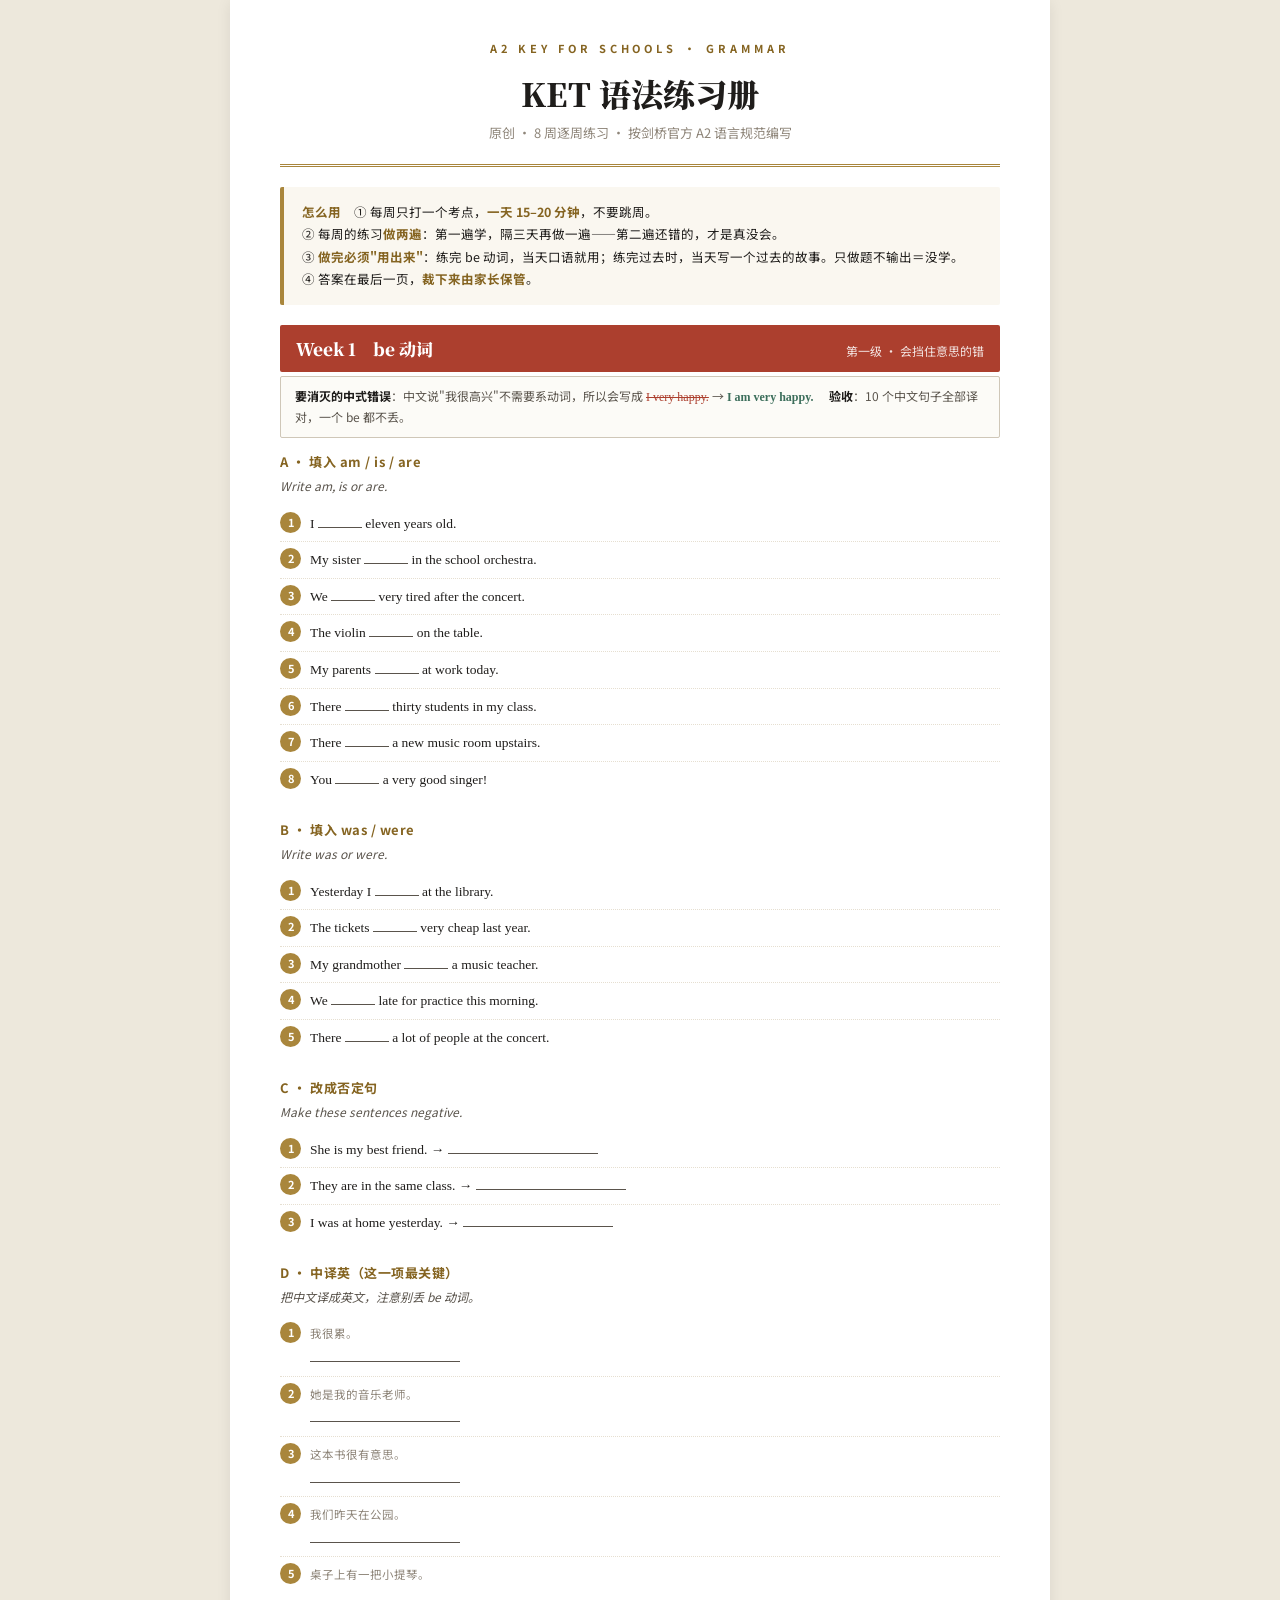
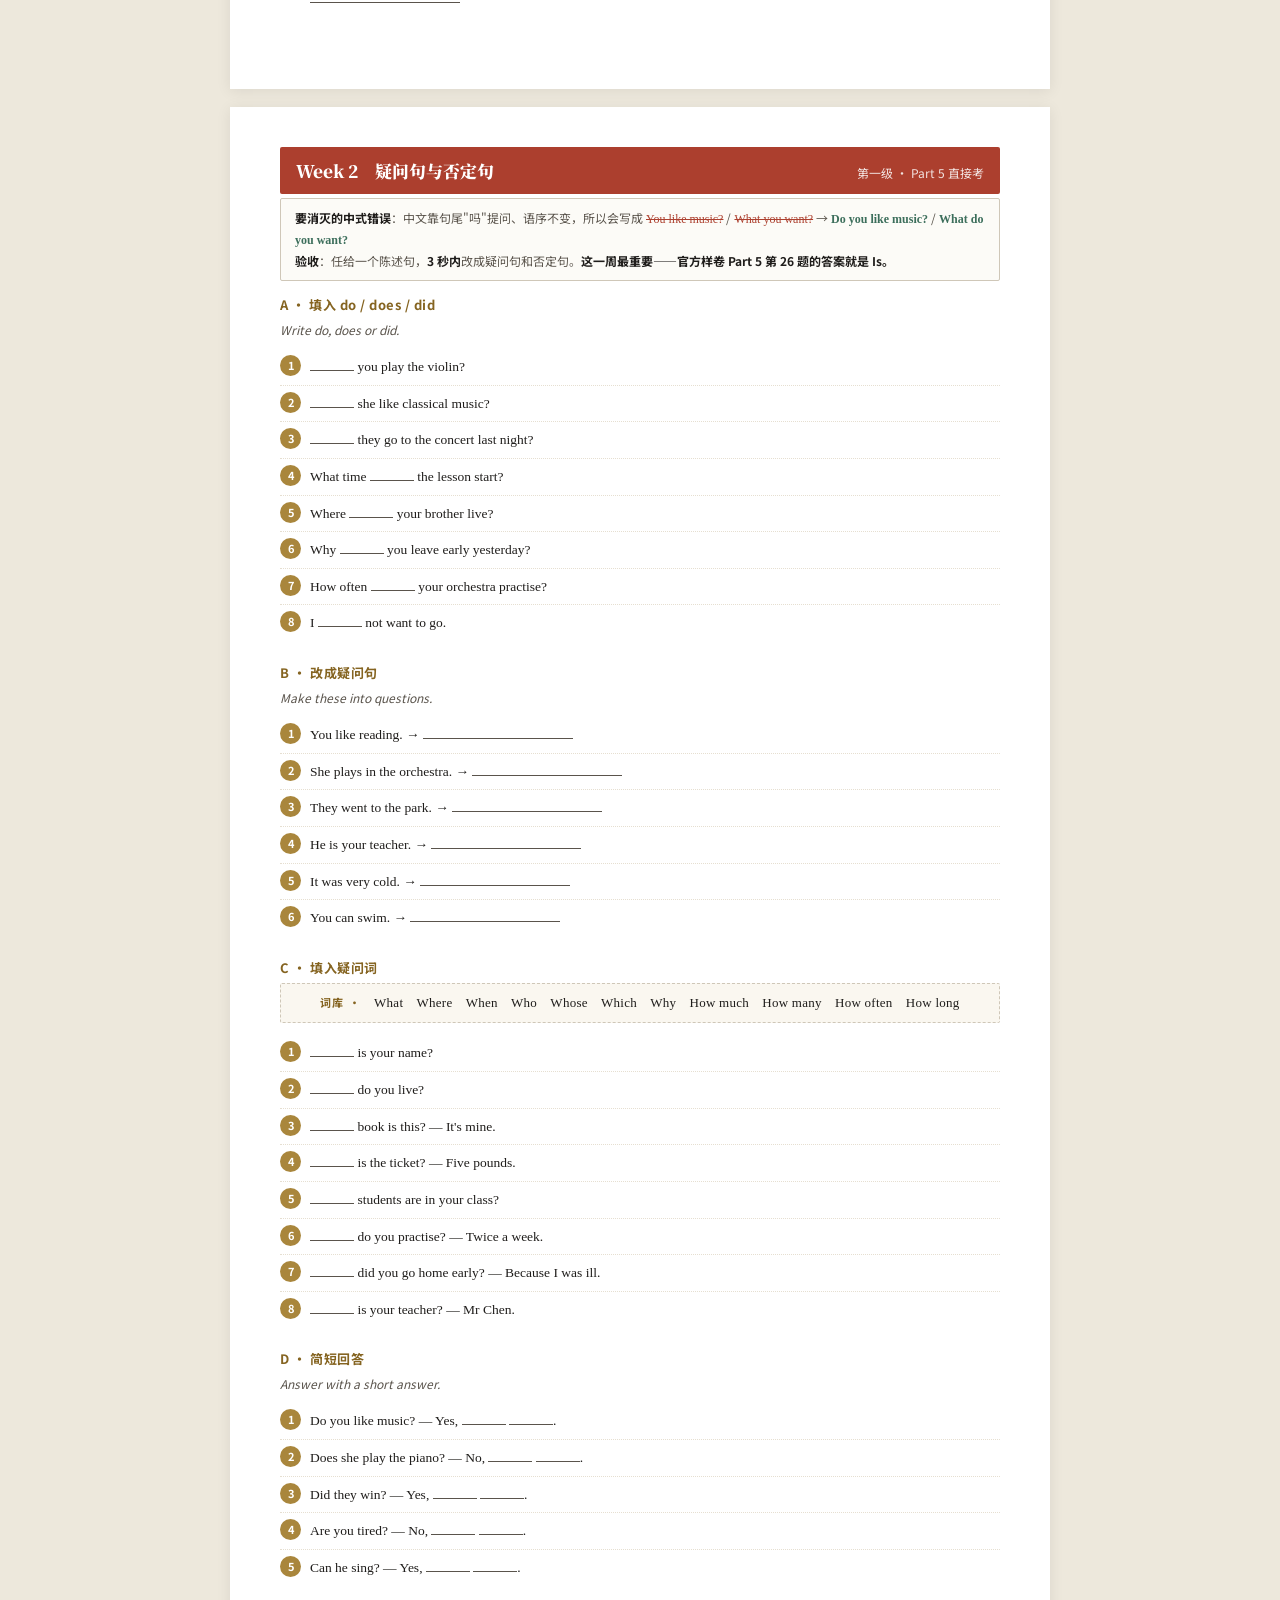
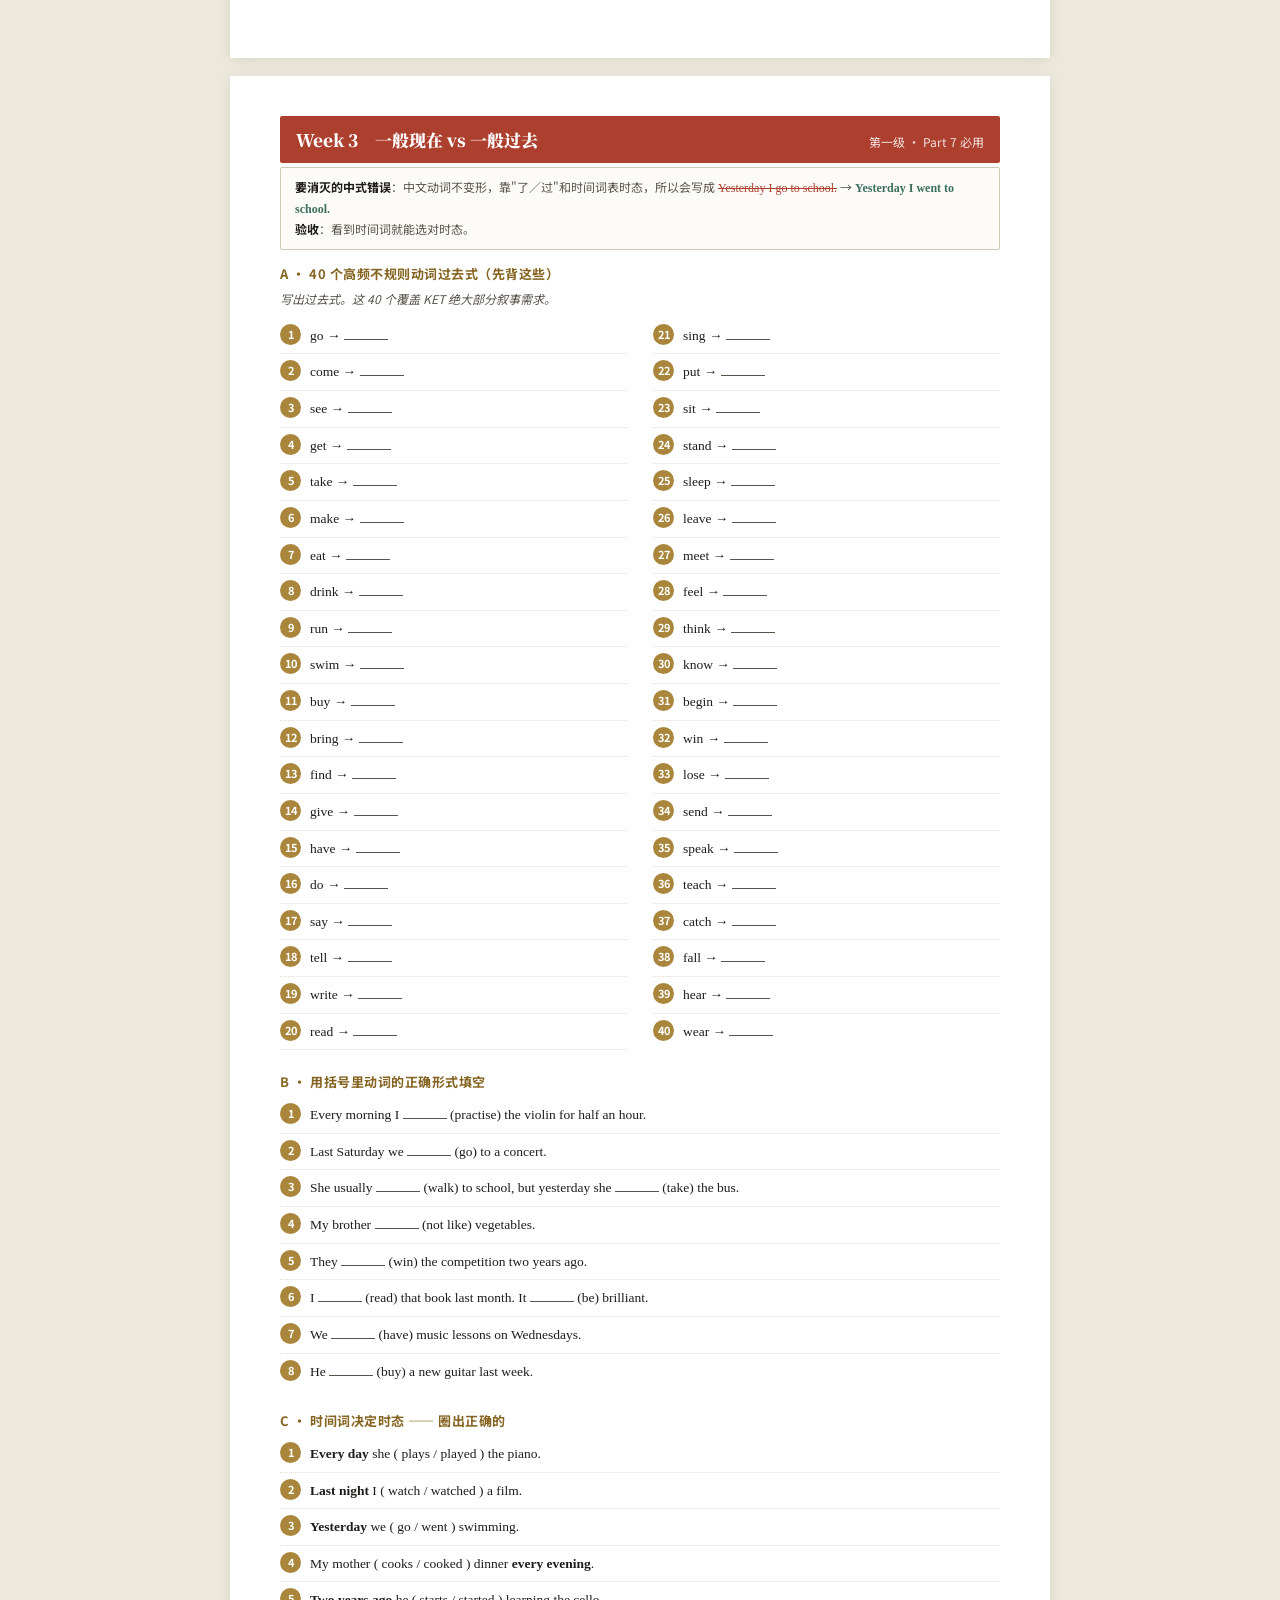
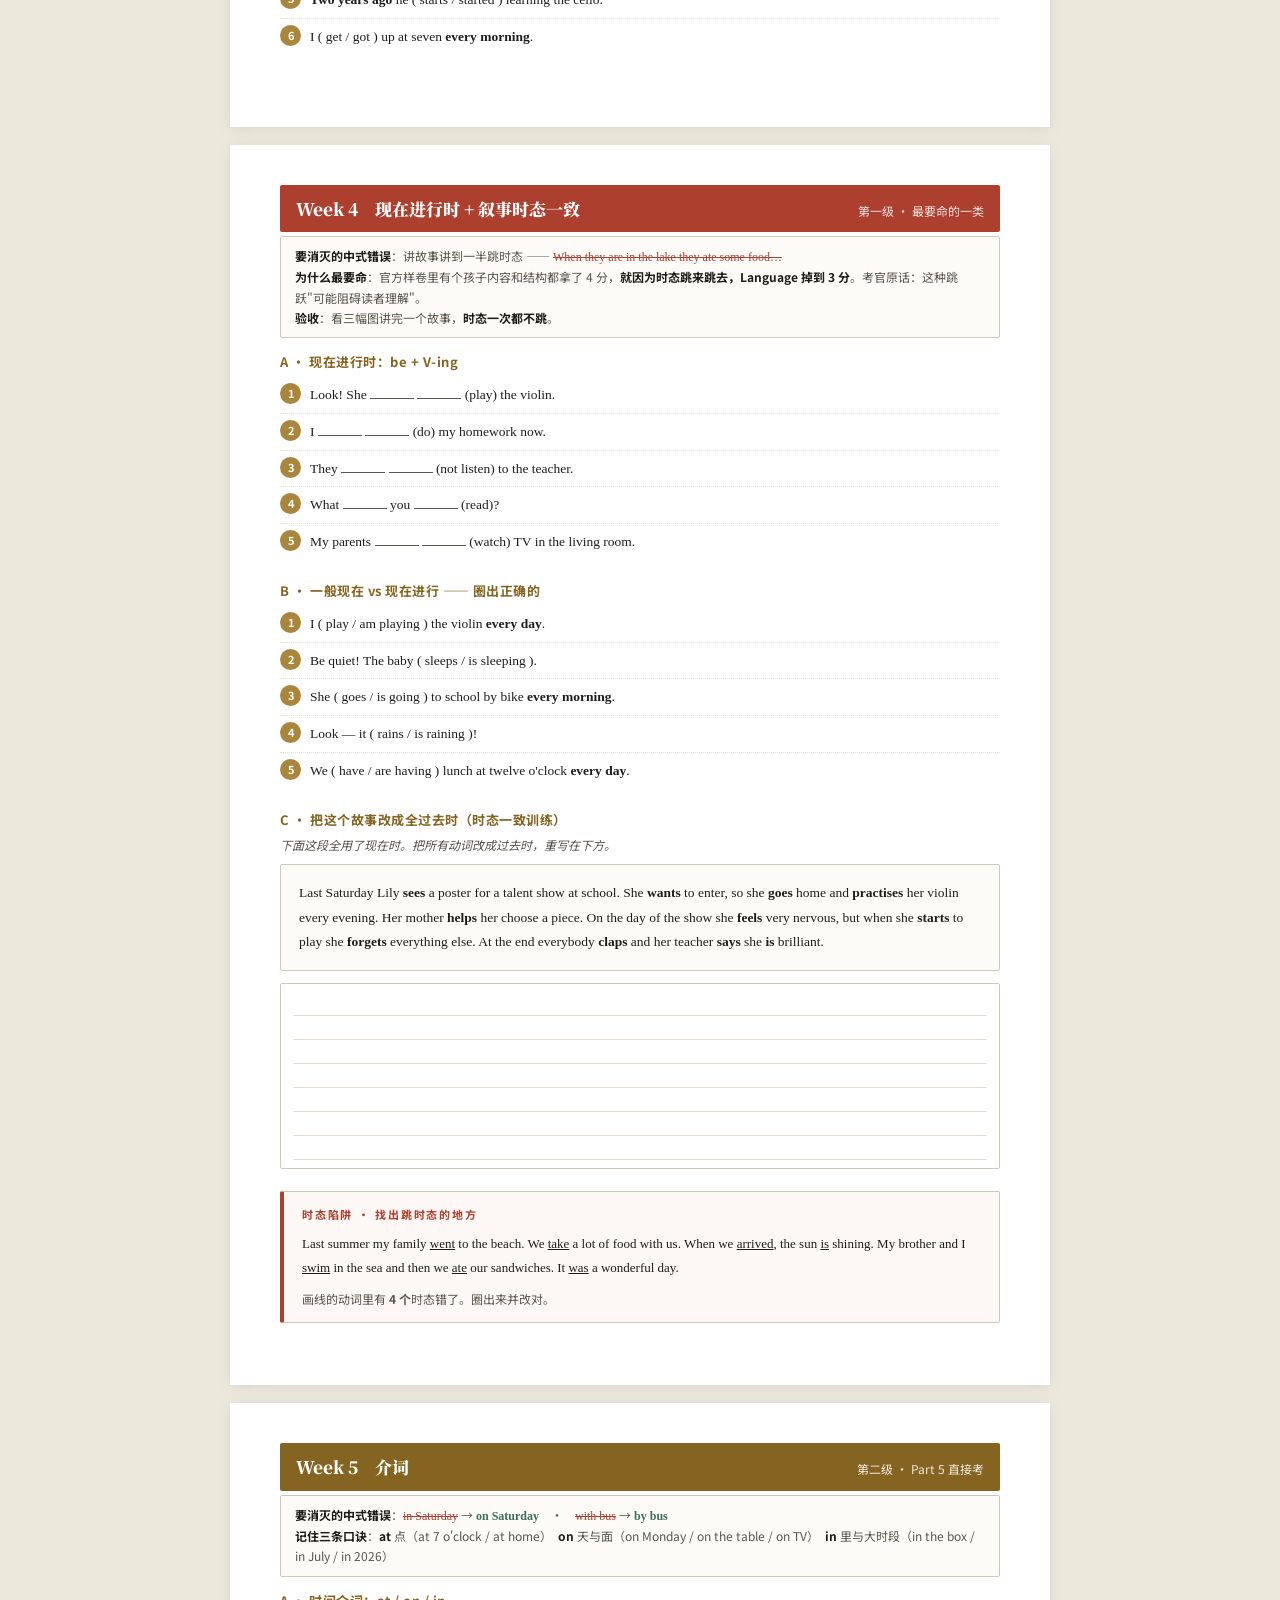
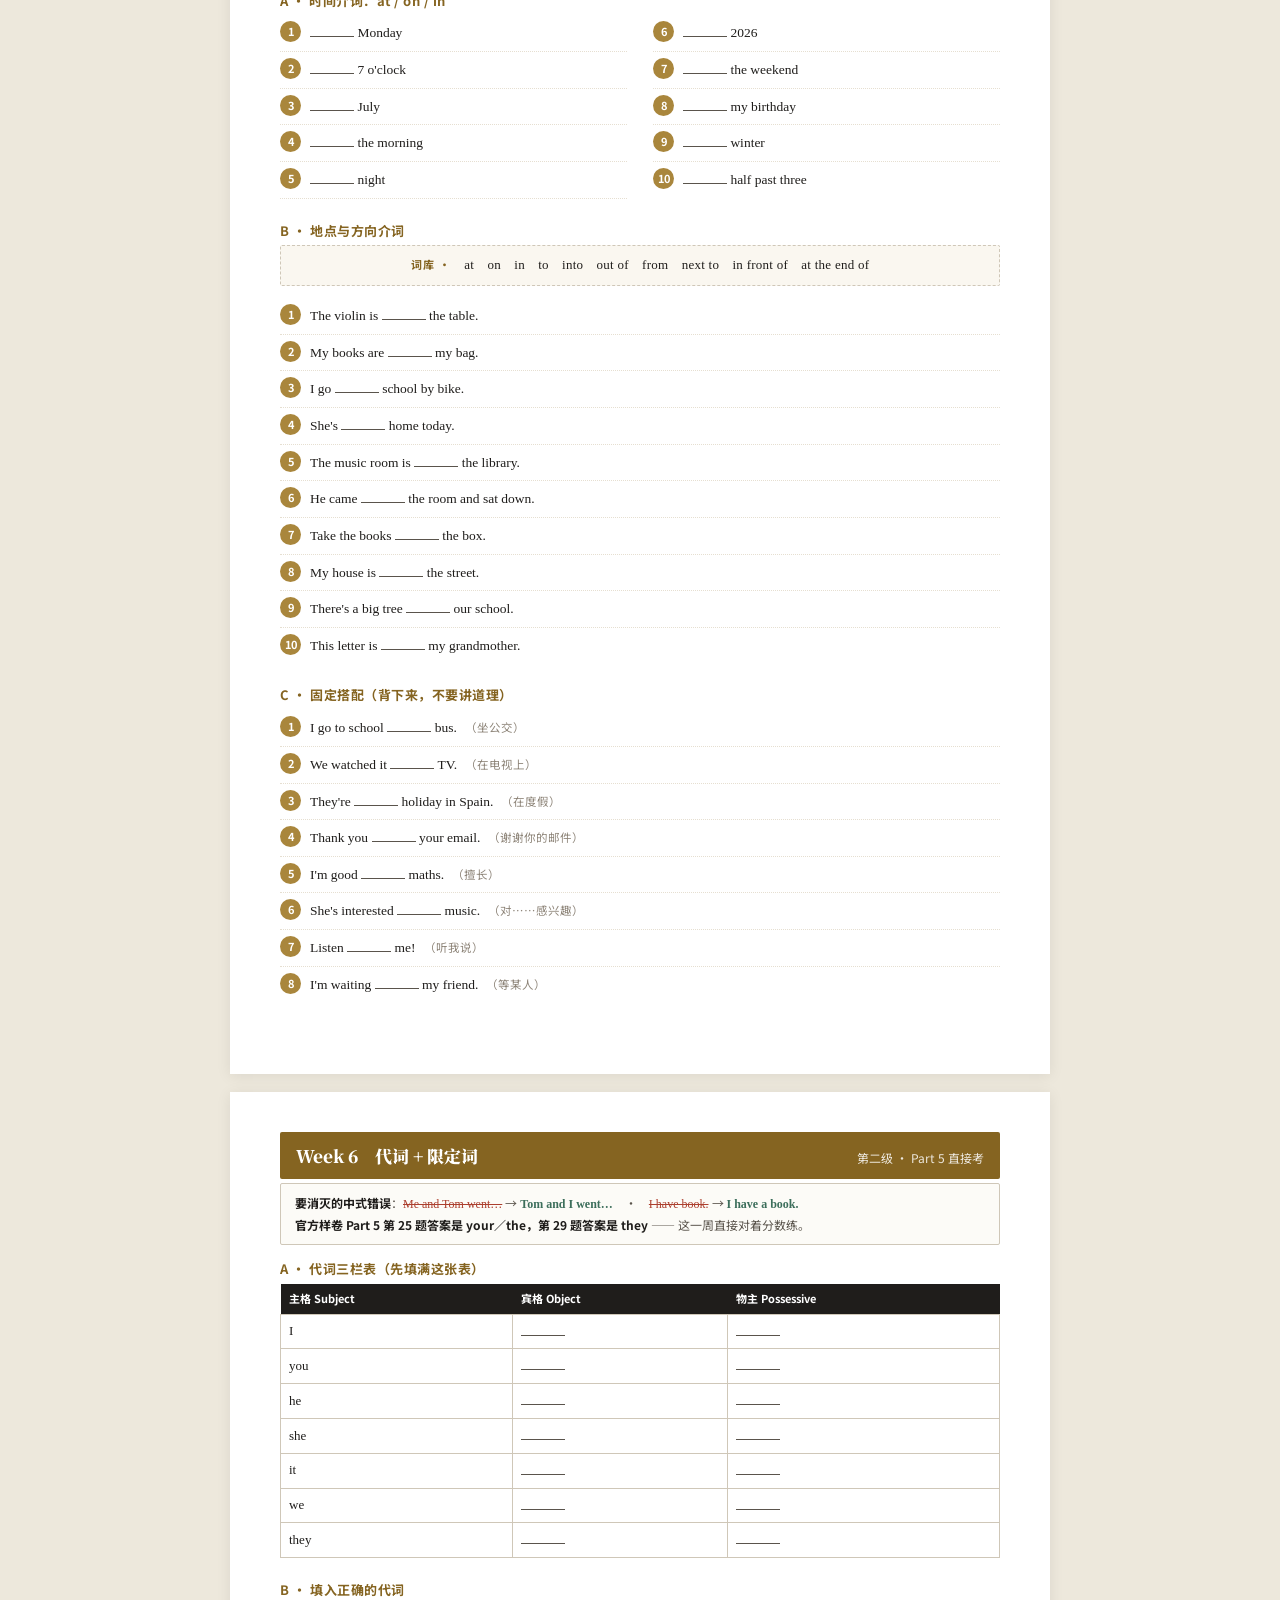
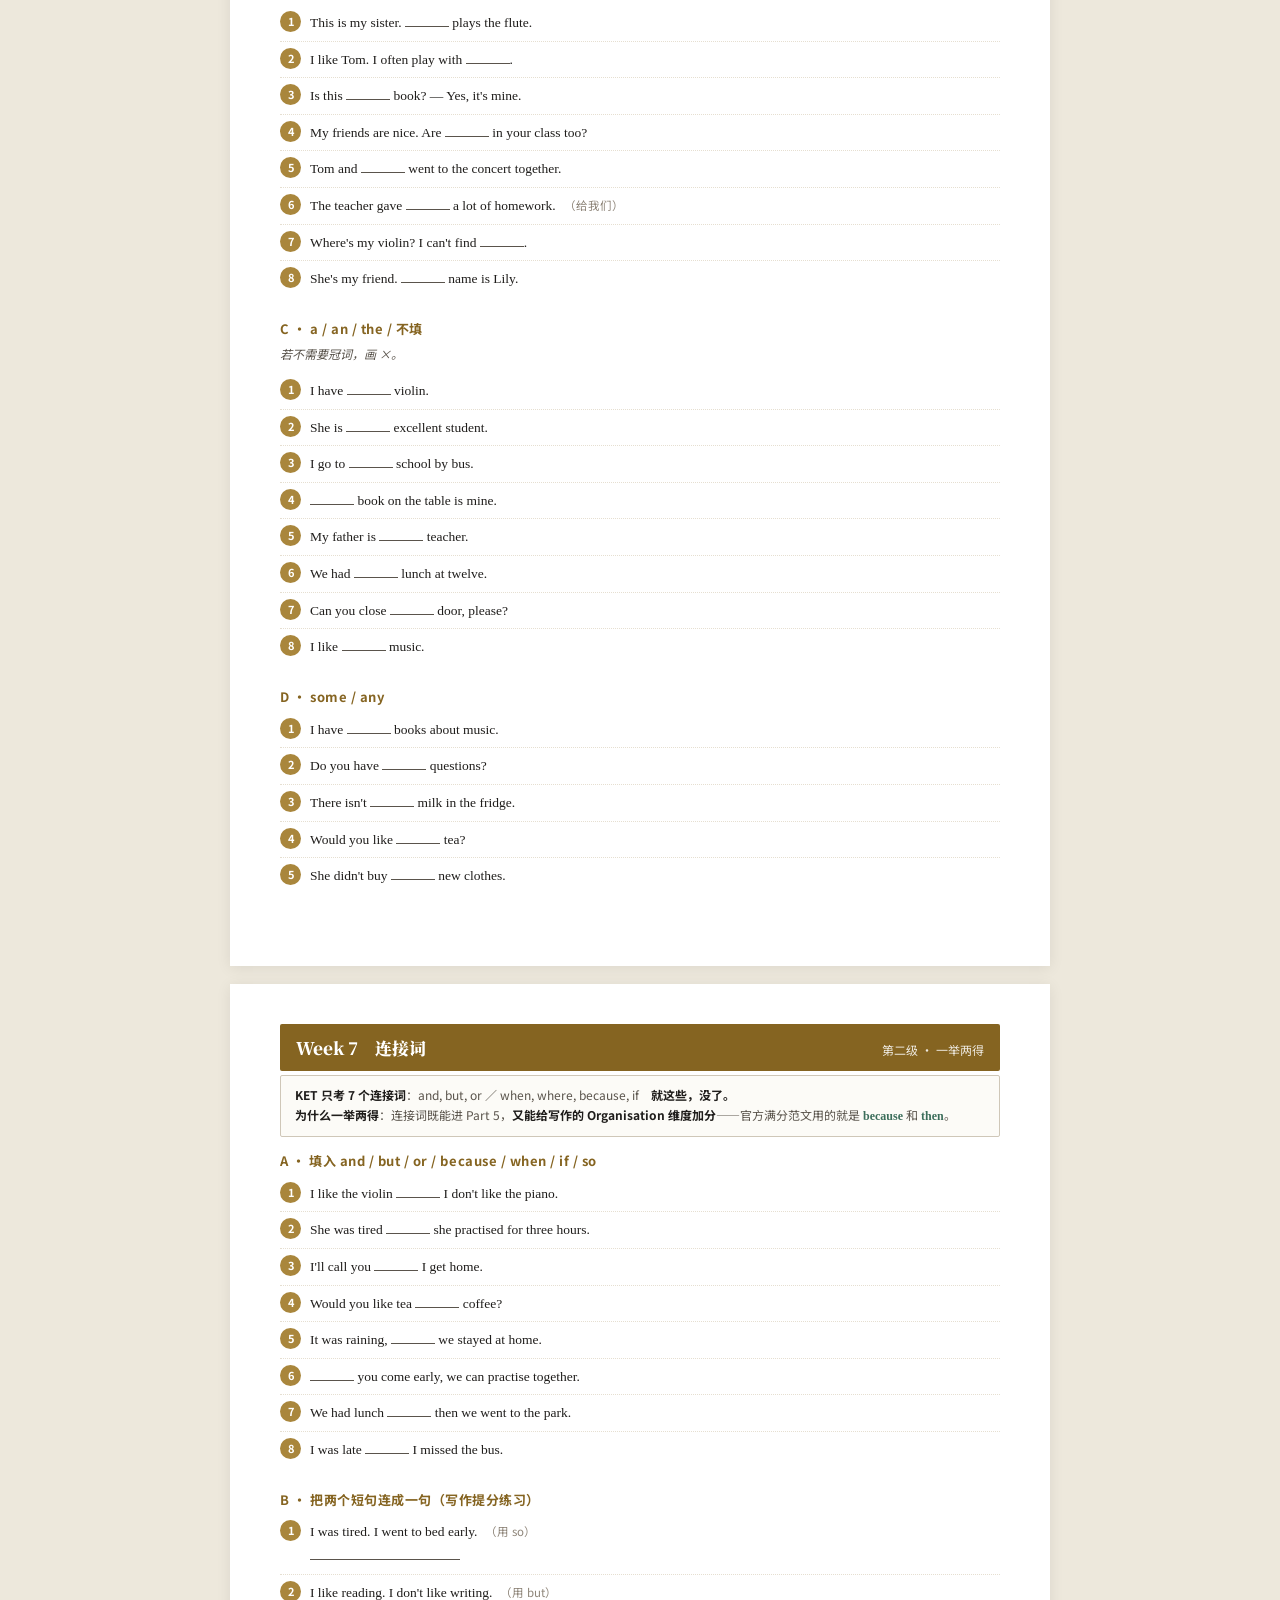
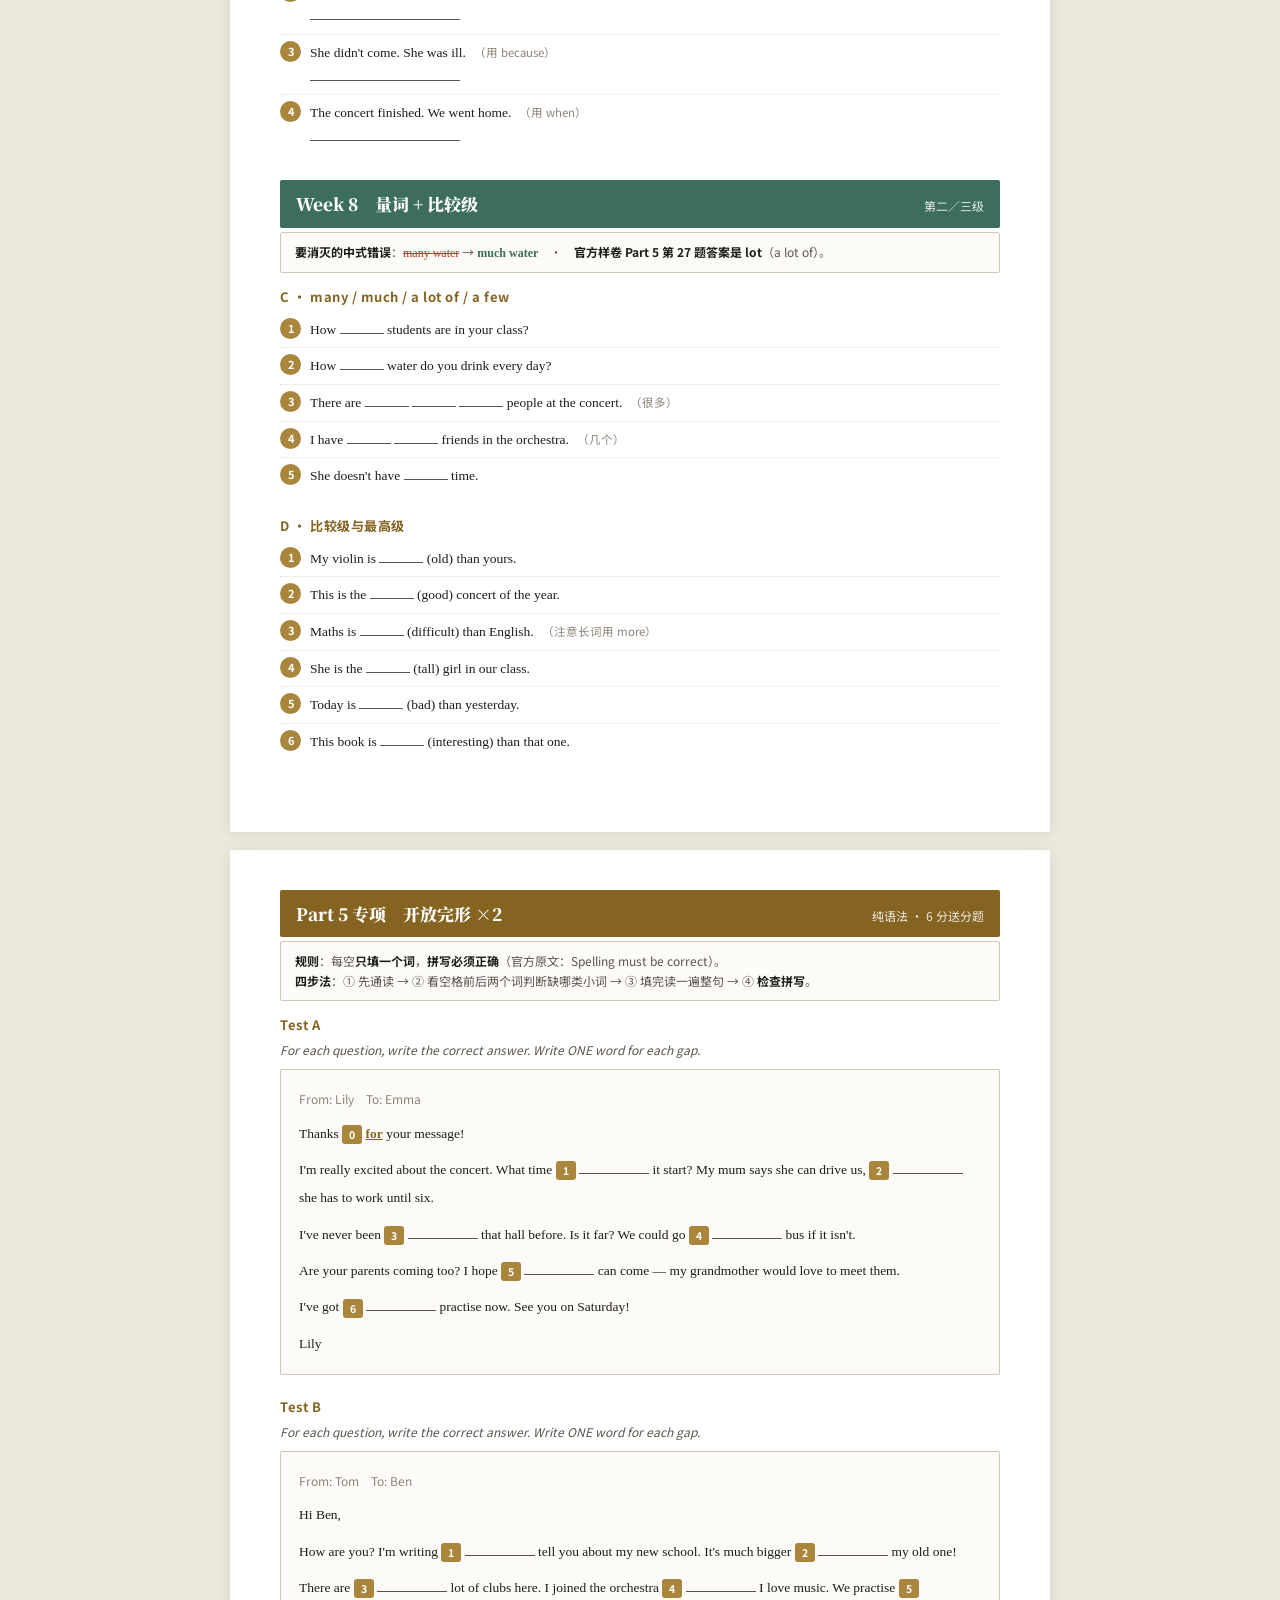
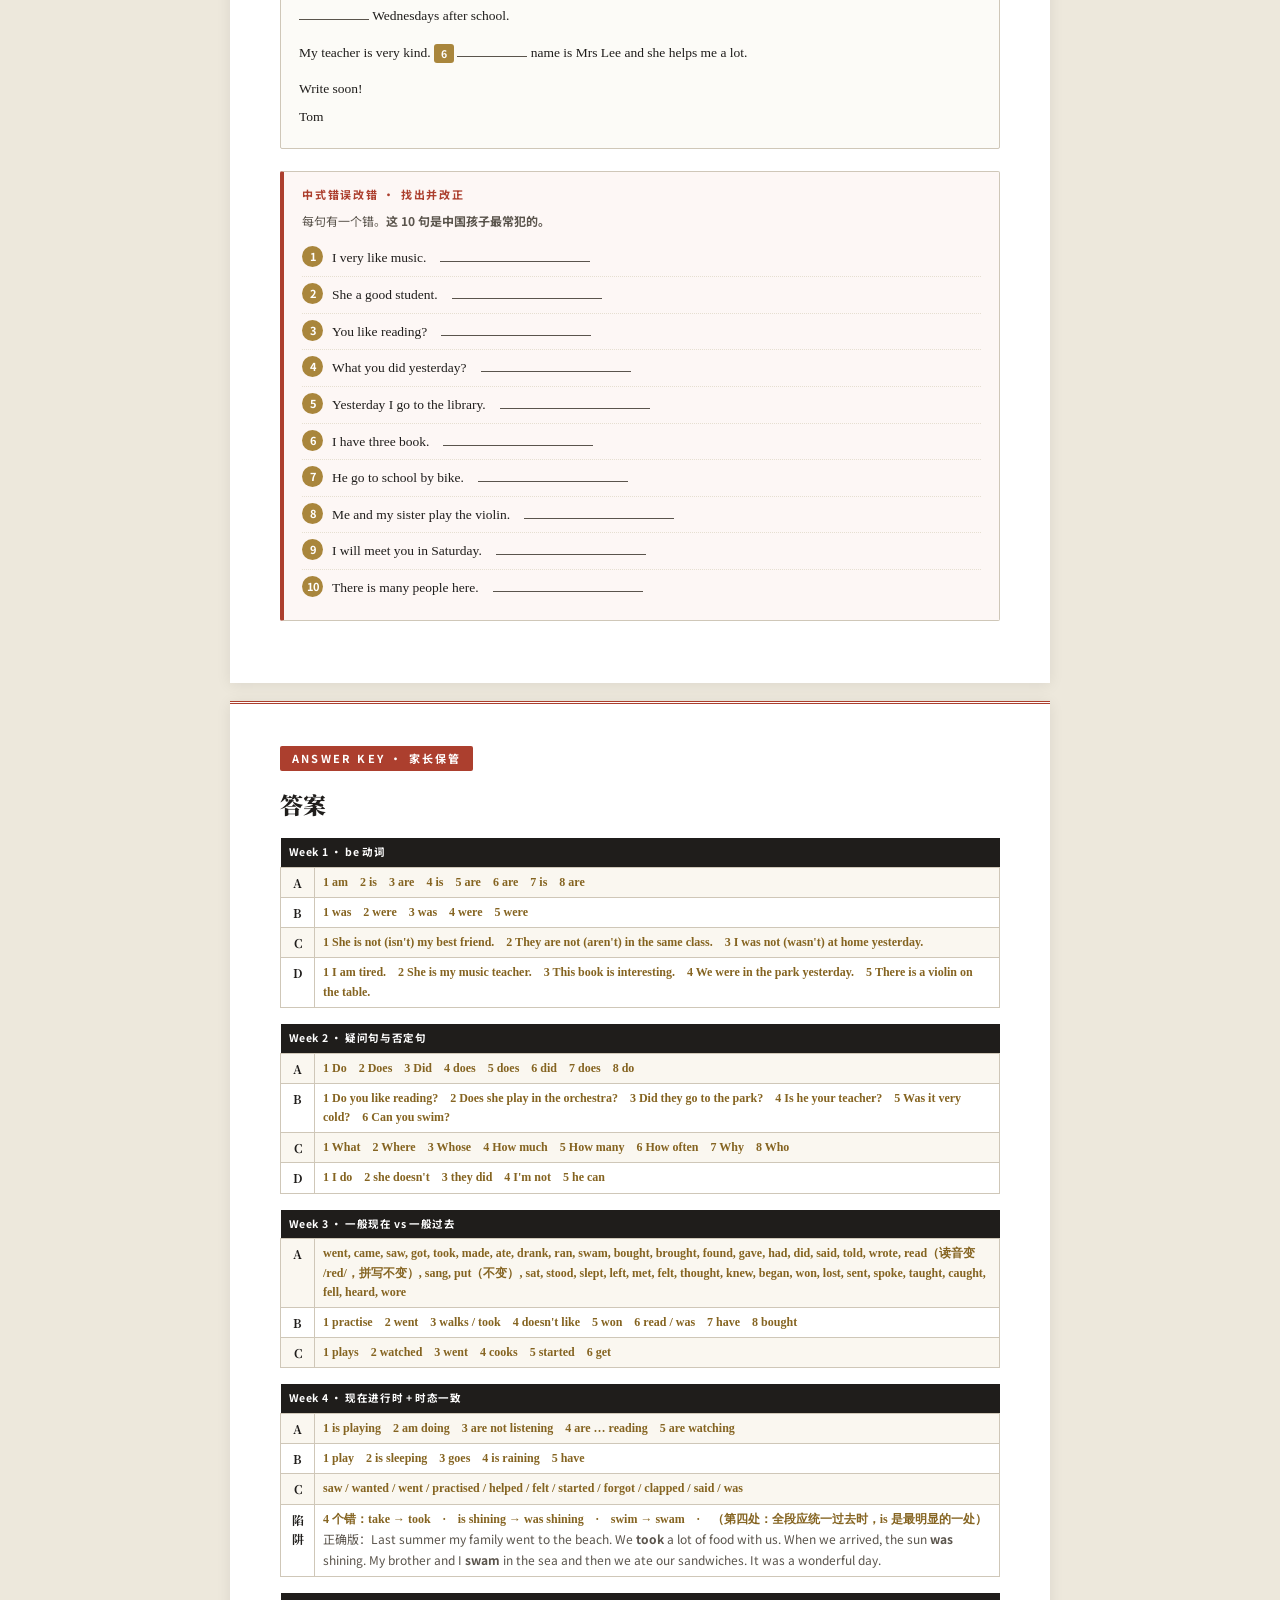
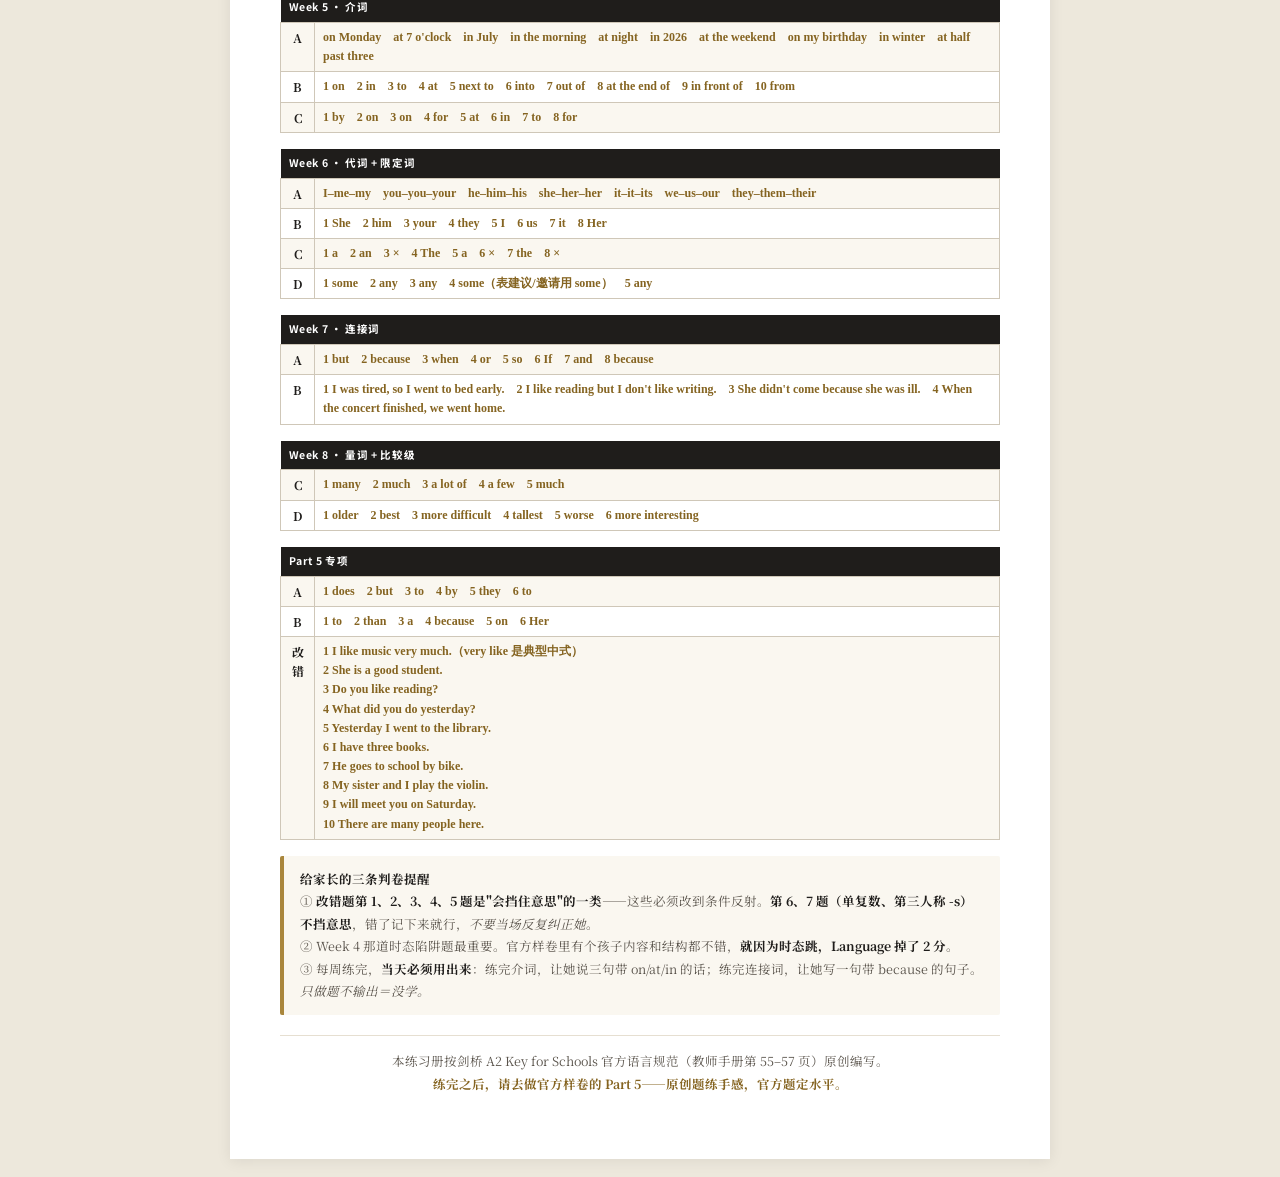
<file: Docs/源源PET学习/思蒝KET语法练习册.html>
<!DOCTYPE html>
<html lang="zh-CN">
<head>
<meta charset="UTF-8">
<meta name="viewport" content="width=device-width, initial-scale=1.0">
<title>思蒝 · KET 语法练习册（原创 · 可打印）</title>
<link href="https://fonts.googleapis.com/css2?family=Noto+Serif+SC:wght@400;700;900&family=Noto+Sans+SC:wght@400;500;700&display=swap" rel="stylesheet">
<style>
  :root{
    --ink:#1F1D1B;--ink-soft:#5A544C;--ink-faint:#8E8579;
    --gold:#A9863C;--gold-deep:#856421;--red:#AC3F2E;--jade:#3C6E5B;
    --line:#CFC7B8;--rule:#E6DFD1;
    --serif:"Noto Serif SC",Georgia,serif;
    --sans:"Noto Sans SC","Helvetica Neue",Arial,sans-serif;
    --en:Georgia,"Times New Roman",serif;
  }
  *{box-sizing:border-box;}
  body{margin:0;background:#EDE8DC;color:var(--ink);font-family:var(--sans);line-height:1.6;}
  .page{max-width:820px;margin:0 auto 18px;background:#fff;padding:40px 50px 50px;box-shadow:0 2px 14px rgba(0,0,0,.08);}

  .cover{text-align:center;border-bottom:3px double var(--gold);padding-bottom:20px;margin-bottom:20px;}
  .cover .k{font-size:11px;letter-spacing:.36em;color:var(--gold-deep);font-weight:700;text-transform:uppercase;}
  .cover h1{font-family:var(--serif);font-size:32px;font-weight:900;margin:10px 0 4px;}
  .cover .s{font-size:13px;color:var(--ink-faint);}

  .howto{background:#FAF7F0;border-left:4px solid var(--gold);padding:14px 18px;margin:0 0 20px;font-size:12.5px;line-height:1.8;border-radius:2px;}
  .howto b{color:var(--gold-deep);}

  .wk-head{background:var(--ink);color:#fff;padding:10px 16px;border-radius:2px;margin:0 0 4px;
           display:flex;justify-content:space-between;align-items:baseline;flex-wrap:wrap;gap:8px;}
  .wk-head .n{font-family:var(--serif);font-weight:900;font-size:17px;}
  .wk-head .t{font-size:12px;opacity:.85;}
  .wk-head.t1{background:var(--red);}
  .wk-head.t2{background:var(--gold-deep);}
  .wk-head.t3{background:var(--jade);}

  .target{font-size:12px;color:var(--ink-soft);background:#FCFBF7;border:1px solid var(--line);
          border-radius:2px;padding:9px 14px;margin:0 0 14px;line-height:1.7;}
  .target b{color:var(--ink);}
  .target .err{color:var(--red);text-decoration:line-through;font-family:var(--en);}
  .target .ok{color:var(--jade);font-weight:700;font-family:var(--en);}

  .ex{margin:0 0 22px;page-break-inside:avoid;}
  .ex h4{font-size:13px;font-weight:700;color:var(--gold-deep);margin:0 0 4px;letter-spacing:.04em;}
  .ex .rub{font-size:12px;color:var(--ink-soft);font-style:italic;margin:0 0 10px;}
  ol.items{margin:0;padding-left:0;list-style:none;counter-reset:i;}
  ol.items li{counter-increment:i;position:relative;padding:6px 0 6px 30px;font-family:var(--en);
              font-size:13.5px;line-height:1.75;border-bottom:1px dotted var(--rule);}
  ol.items li:last-child{border-bottom:none;}
  ol.items li::before{content:counter(i);position:absolute;left:0;top:6px;width:21px;height:21px;
      background:var(--gold);color:#fff;border-radius:50%;text-align:center;line-height:21px;
      font-size:11px;font-weight:700;font-family:var(--sans);}
  ol.items li .cn{font-family:var(--sans);font-size:11.5px;color:var(--ink-faint);}
  .bl{display:inline-block;min-width:70px;border-bottom:1.3px solid var(--ink-soft);height:15px;vertical-align:baseline;}
  .bl.s{min-width:44px;}
  .bl.l{min-width:150px;}
  .bank{background:#FAF7F0;border:1px dashed var(--line);border-radius:2px;padding:9px 14px;margin:0 0 12px;
        font-family:var(--en);font-size:13px;text-align:center;letter-spacing:.02em;}
  .bank b{font-family:var(--sans);font-size:11px;color:var(--gold-deep);letter-spacing:.1em;}

  .cloze{border:1px solid var(--line);border-radius:2px;padding:16px 18px;margin:0 0 12px;background:#FCFBF7;
         font-family:var(--en);font-size:13.5px;line-height:2.1;}
  .cloze h5{font-family:var(--serif);font-size:15px;font-weight:900;margin:0 0 10px;text-align:center;}
  .gn{display:inline-block;min-width:20px;height:19px;background:var(--gold);color:#fff;border-radius:3px;
      text-align:center;line-height:19px;font-size:10.5px;font-weight:700;font-family:var(--sans);vertical-align:middle;}

  .fix{border:1px solid var(--line);border-left:4px solid var(--red);border-radius:2px;padding:14px 18px;
       margin:0 0 12px;background:#FDF7F5;}
  .fix .lb{font-size:11px;letter-spacing:.16em;color:var(--red);font-weight:700;text-transform:uppercase;margin-bottom:8px;}

  /* answers */
  .anspage{border-top:3px double var(--red);}
  .ansbadge{background:var(--red);color:#fff;display:inline-block;padding:4px 12px;border-radius:2px;
            font-size:11px;letter-spacing:.2em;text-transform:uppercase;font-weight:700;margin-bottom:10px;}
  table.ans{width:100%;border-collapse:collapse;font-size:12px;margin:8px 0 16px;}
  table.ans th{background:var(--ink);color:#fff;padding:6px 8px;text-align:left;font-size:10.5px;letter-spacing:.06em;}
  table.ans td{border:1px solid var(--line);padding:5px 8px;vertical-align:top;}
  table.ans td.k{font-family:var(--en);font-weight:700;color:var(--gold-deep);}
  table.ans td.q{font-weight:700;width:34px;text-align:center;font-family:var(--serif);}
  table.ans tr:nth-child(even) td{background:#FAF7F0;}
  .note-cn{font-family:var(--serif);font-size:12.5px;line-height:1.8;color:var(--ink-soft);
           background:#FAF7F0;border-left:4px solid var(--gold);padding:12px 16px;margin:14px 0;border-radius:2px;}
  .note-cn b{color:var(--ink);}

  @media print{
    body{background:#fff;}
    .page{box-shadow:none;margin:0;max-width:none;padding:15mm 14mm;page-break-after:always;}
    .page:last-child{page-break-after:auto;}
    .wk-head{background:#1F1D1B!important;-webkit-print-color-adjust:exact;print-color-adjust:exact;}
    .wk-head.t1{background:#AC3F2E!important;}
    .wk-head.t2{background:#856421!important;}
    .wk-head.t3{background:#3C6E5B!important;}
    ol.items li::before,.gn{background:#A9863C!important;-webkit-print-color-adjust:exact;print-color-adjust:exact;}
    table.ans th{background:#1F1D1B!important;-webkit-print-color-adjust:exact;print-color-adjust:exact;}
    .ansbadge{background:#AC3F2E!important;-webkit-print-color-adjust:exact;print-color-adjust:exact;}
    .ex,.cloze,.fix{page-break-inside:avoid;}
  }
  @media (max-width:640px){.page{padding:20px 16px;}}
</style>
</head>
<body>

<!-- COVER + W1 -->
<div class="page">
  <div class="cover">
    <div class="k">A2 Key for Schools · Grammar</div>
    <h1>KET 语法练习册</h1>
    <div class="s">原创 · 8 周逐周练习 · 按剑桥官方 A2 语言规范编写</div>
  </div>

  <div class="howto">
    <b>怎么用</b>　① 每周只打一个考点，<b>一天 15–20 分钟</b>，不要跳周。<br>
    ② 每周的练习<b>做两遍</b>：第一遍学，隔三天再做一遍——第二遍还错的，才是真没会。<br>
    ③ <b>做完必须"用出来"</b>：练完 be 动词，当天口语就用；练完过去时，当天写一个过去的故事。只做题不输出＝没学。<br>
    ④ 答案在最后一页，<b>裁下来由家长保管</b>。
  </div>

  <div class="wk-head t1"><span class="n">Week 1　be 动词</span><span class="t">第一级 · 会挡住意思的错</span></div>
  <div class="target">
    <b>要消灭的中式错误</b>：中文说"我很高兴"不需要系动词，所以会写成 <span class="err">I very happy.</span> → <span class="ok">I am very happy.</span>　
    <b>验收</b>：10 个中文句子全部译对，一个 be 都不丢。
  </div>

  <div class="ex">
    <h4>A · 填入 am / is / are</h4>
    <p class="rub">Write am, is or are.</p>
    <ol class="items">
      <li>I <span class="bl s"></span> eleven years old.</li>
      <li>My sister <span class="bl s"></span> in the school orchestra.</li>
      <li>We <span class="bl s"></span> very tired after the concert.</li>
      <li>The violin <span class="bl s"></span> on the table.</li>
      <li>My parents <span class="bl s"></span> at work today.</li>
      <li>There <span class="bl s"></span> thirty students in my class.</li>
      <li>There <span class="bl s"></span> a new music room upstairs.</li>
      <li>You <span class="bl s"></span> a very good singer!</li>
    </ol>
  </div>

  <div class="ex">
    <h4>B · 填入 was / were</h4>
    <p class="rub">Write was or were.</p>
    <ol class="items">
      <li>Yesterday I <span class="bl s"></span> at the library.</li>
      <li>The tickets <span class="bl s"></span> very cheap last year.</li>
      <li>My grandmother <span class="bl s"></span> a music teacher.</li>
      <li>We <span class="bl s"></span> late for practice this morning.</li>
      <li>There <span class="bl s"></span> a lot of people at the concert.</li>
    </ol>
  </div>

  <div class="ex">
    <h4>C · 改成否定句</h4>
    <p class="rub">Make these sentences negative.</p>
    <ol class="items">
      <li>She is my best friend. → <span class="bl l"></span></li>
      <li>They are in the same class. → <span class="bl l"></span></li>
      <li>I was at home yesterday. → <span class="bl l"></span></li>
    </ol>
  </div>

  <div class="ex">
    <h4>D · 中译英（这一项最关键）</h4>
    <p class="rub">把中文译成英文，注意别丢 be 动词。</p>
    <ol class="items">
      <li><span class="cn">我很累。</span><br><span class="bl l"></span></li>
      <li><span class="cn">她是我的音乐老师。</span><br><span class="bl l"></span></li>
      <li><span class="cn">这本书很有意思。</span><br><span class="bl l"></span></li>
      <li><span class="cn">我们昨天在公园。</span><br><span class="bl l"></span></li>
      <li><span class="cn">桌子上有一把小提琴。</span><br><span class="bl l"></span></li>
    </ol>
  </div>
</div>

<!-- W2 -->
<div class="page">
  <div class="wk-head t1"><span class="n">Week 2　疑问句与否定句</span><span class="t">第一级 · Part 5 直接考</span></div>
  <div class="target">
    <b>要消灭的中式错误</b>：中文靠句尾"吗"提问、语序不变，所以会写成 <span class="err">You like music?</span> / <span class="err">What you want?</span> → <span class="ok">Do you like music?</span> / <span class="ok">What do you want?</span><br>
    <b>验收</b>：任给一个陈述句，<b>3 秒内</b>改成疑问句和否定句。<b>这一周最重要——官方样卷 Part 5 第 26 题的答案就是 Is。</b>
  </div>

  <div class="ex">
    <h4>A · 填入 do / does / did</h4>
    <p class="rub">Write do, does or did.</p>
    <ol class="items">
      <li><span class="bl s"></span> you play the violin?</li>
      <li><span class="bl s"></span> she like classical music?</li>
      <li><span class="bl s"></span> they go to the concert last night?</li>
      <li>What time <span class="bl s"></span> the lesson start?</li>
      <li>Where <span class="bl s"></span> your brother live?</li>
      <li>Why <span class="bl s"></span> you leave early yesterday?</li>
      <li>How often <span class="bl s"></span> your orchestra practise?</li>
      <li>I <span class="bl s"></span> not want to go.</li>
    </ol>
  </div>

  <div class="ex">
    <h4>B · 改成疑问句</h4>
    <p class="rub">Make these into questions.</p>
    <ol class="items">
      <li>You like reading. → <span class="bl l"></span></li>
      <li>She plays in the orchestra. → <span class="bl l"></span></li>
      <li>They went to the park. → <span class="bl l"></span></li>
      <li>He is your teacher. → <span class="bl l"></span></li>
      <li>It was very cold. → <span class="bl l"></span></li>
      <li>You can swim. → <span class="bl l"></span></li>
    </ol>
  </div>

  <div class="ex">
    <h4>C · 填入疑问词</h4>
    <div class="bank"><b>词库 ·</b>　What　Where　When　Who　Whose　Which　Why　How much　How many　How often　How long</div>
    <ol class="items">
      <li><span class="bl s"></span> is your name?</li>
      <li><span class="bl s"></span> do you live?</li>
      <li><span class="bl s"></span> book is this? — It's mine.</li>
      <li><span class="bl s"></span> is the ticket? — Five pounds.</li>
      <li><span class="bl s"></span> students are in your class?</li>
      <li><span class="bl s"></span> do you practise? — Twice a week.</li>
      <li><span class="bl s"></span> did you go home early? — Because I was ill.</li>
      <li><span class="bl s"></span> is your teacher? — Mr Chen.</li>
    </ol>
  </div>

  <div class="ex">
    <h4>D · 简短回答</h4>
    <p class="rub">Answer with a short answer.</p>
    <ol class="items">
      <li>Do you like music? — Yes, <span class="bl s"></span> <span class="bl s"></span>.</li>
      <li>Does she play the piano? — No, <span class="bl s"></span> <span class="bl s"></span>.</li>
      <li>Did they win? — Yes, <span class="bl s"></span> <span class="bl s"></span>.</li>
      <li>Are you tired? — No, <span class="bl s"></span> <span class="bl s"></span>.</li>
      <li>Can he sing? — Yes, <span class="bl s"></span> <span class="bl s"></span>.</li>
    </ol>
  </div>
</div>

<!-- W3 -->
<div class="page">
  <div class="wk-head t1"><span class="n">Week 3　一般现在 vs 一般过去</span><span class="t">第一级 · Part 7 必用</span></div>
  <div class="target">
    <b>要消灭的中式错误</b>：中文动词不变形，靠"了／过"和时间词表时态，所以会写成 <span class="err">Yesterday I go to school.</span> → <span class="ok">Yesterday I went to school.</span><br>
    <b>验收</b>：看到时间词就能选对时态。
  </div>

  <div class="ex">
    <h4>A · 40 个高频不规则动词过去式（先背这些）</h4>
    <p class="rub">写出过去式。这 40 个覆盖 KET 绝大部分叙事需求。</p>
    <ol class="items" style="columns:2;column-gap:26px;">
      <li>go → <span class="bl s"></span></li><li>come → <span class="bl s"></span></li>
      <li>see → <span class="bl s"></span></li><li>get → <span class="bl s"></span></li>
      <li>take → <span class="bl s"></span></li><li>make → <span class="bl s"></span></li>
      <li>eat → <span class="bl s"></span></li><li>drink → <span class="bl s"></span></li>
      <li>run → <span class="bl s"></span></li><li>swim → <span class="bl s"></span></li>
      <li>buy → <span class="bl s"></span></li><li>bring → <span class="bl s"></span></li>
      <li>find → <span class="bl s"></span></li><li>give → <span class="bl s"></span></li>
      <li>have → <span class="bl s"></span></li><li>do → <span class="bl s"></span></li>
      <li>say → <span class="bl s"></span></li><li>tell → <span class="bl s"></span></li>
      <li>write → <span class="bl s"></span></li><li>read → <span class="bl s"></span></li>
      <li>sing → <span class="bl s"></span></li><li>put → <span class="bl s"></span></li>
      <li>sit → <span class="bl s"></span></li><li>stand → <span class="bl s"></span></li>
      <li>sleep → <span class="bl s"></span></li><li>leave → <span class="bl s"></span></li>
      <li>meet → <span class="bl s"></span></li><li>feel → <span class="bl s"></span></li>
      <li>think → <span class="bl s"></span></li><li>know → <span class="bl s"></span></li>
      <li>begin → <span class="bl s"></span></li><li>win → <span class="bl s"></span></li>
      <li>lose → <span class="bl s"></span></li><li>send → <span class="bl s"></span></li>
      <li>speak → <span class="bl s"></span></li><li>teach → <span class="bl s"></span></li>
      <li>catch → <span class="bl s"></span></li><li>fall → <span class="bl s"></span></li>
      <li>hear → <span class="bl s"></span></li><li>wear → <span class="bl s"></span></li>
    </ol>
  </div>

  <div class="ex">
    <h4>B · 用括号里动词的正确形式填空</h4>
    <ol class="items">
      <li>Every morning I <span class="bl s"></span> (practise) the violin for half an hour.</li>
      <li>Last Saturday we <span class="bl s"></span> (go) to a concert.</li>
      <li>She usually <span class="bl s"></span> (walk) to school, but yesterday she <span class="bl s"></span> (take) the bus.</li>
      <li>My brother <span class="bl s"></span> (not like) vegetables.</li>
      <li>They <span class="bl s"></span> (win) the competition two years ago.</li>
      <li>I <span class="bl s"></span> (read) that book last month. It <span class="bl s"></span> (be) brilliant.</li>
      <li>We <span class="bl s"></span> (have) music lessons on Wednesdays.</li>
      <li>He <span class="bl s"></span> (buy) a new guitar last week.</li>
    </ol>
  </div>

  <div class="ex">
    <h4>C · 时间词决定时态 —— 圈出正确的</h4>
    <ol class="items">
      <li><b>Every day</b> she ( plays / played ) the piano.</li>
      <li><b>Last night</b> I ( watch / watched ) a film.</li>
      <li><b>Yesterday</b> we ( go / went ) swimming.</li>
      <li>My mother ( cooks / cooked ) dinner <b>every evening</b>.</li>
      <li><b>Two years ago</b> he ( starts / started ) learning the cello.</li>
      <li>I ( get / got ) up at seven <b>every morning</b>.</li>
    </ol>
  </div>
</div>

<!-- W4 -->
<div class="page">
  <div class="wk-head t1"><span class="n">Week 4　现在进行时 + 叙事时态一致</span><span class="t">第一级 · 最要命的一类</span></div>
  <div class="target">
    <b>要消灭的中式错误</b>：讲故事讲到一半跳时态 —— <span class="err">When they are in the lake they ate some food…</span><br>
    <b>为什么最要命</b>：官方样卷里有个孩子内容和结构都拿了 4 分，<b>就因为时态跳来跳去，Language 掉到 3 分</b>。考官原话：这种跳跃"可能阻碍读者理解"。<br>
    <b>验收</b>：看三幅图讲完一个故事，<b>时态一次都不跳</b>。
  </div>

  <div class="ex">
    <h4>A · 现在进行时：be + V-ing</h4>
    <ol class="items">
      <li>Look! She <span class="bl s"></span> <span class="bl s"></span> (play) the violin.</li>
      <li>I <span class="bl s"></span> <span class="bl s"></span> (do) my homework now.</li>
      <li>They <span class="bl s"></span> <span class="bl s"></span> (not listen) to the teacher.</li>
      <li>What <span class="bl s"></span> you <span class="bl s"></span> (read)?</li>
      <li>My parents <span class="bl s"></span> <span class="bl s"></span> (watch) TV in the living room.</li>
    </ol>
  </div>

  <div class="ex">
    <h4>B · 一般现在 vs 现在进行 —— 圈出正确的</h4>
    <ol class="items">
      <li>I ( play / am playing ) the violin <b>every day</b>.</li>
      <li>Be quiet! The baby ( sleeps / is sleeping ).</li>
      <li>She ( goes / is going ) to school by bike <b>every morning</b>.</li>
      <li>Look — it ( rains / is raining )!</li>
      <li>We ( have / are having ) lunch at twelve o'clock <b>every day</b>.</li>
    </ol>
  </div>

  <div class="ex">
    <h4>C · 把这个故事改成全过去时（时态一致训练）</h4>
    <p class="rub">下面这段全用了现在时。把所有动词改成过去时，重写在下方。</p>
    <div class="cloze" style="line-height:1.8;">
      Last Saturday Lily <b>sees</b> a poster for a talent show at school. She <b>wants</b> to enter, so she <b>goes</b> home and <b>practises</b> her violin every evening. Her mother <b>helps</b> her choose a piece. On the day of the show she <b>feels</b> very nervous, but when she <b>starts</b> to play she <b>forgets</b> everything else. At the end everybody <b>claps</b> and her teacher <b>says</b> she <b>is</b> brilliant.
    </div>
    <div style="border:1px solid var(--line);border-radius:2px;padding:8px 12px;">
      <div style="border-bottom:1px solid var(--rule);height:24px;"></div>
      <div style="border-bottom:1px solid var(--rule);height:24px;"></div>
      <div style="border-bottom:1px solid var(--rule);height:24px;"></div>
      <div style="border-bottom:1px solid var(--rule);height:24px;"></div>
      <div style="border-bottom:1px solid var(--rule);height:24px;"></div>
      <div style="border-bottom:1px solid var(--rule);height:24px;"></div>
      <div style="border-bottom:1px solid var(--rule);height:24px;"></div>
    </div>
  </div>

  <div class="fix">
    <div class="lb">时态陷阱 · 找出跳时态的地方</div>
    <p style="font-family:var(--en);font-size:13px;margin:0 0 8px;line-height:1.9;">
      Last summer my family <u>went</u> to the beach. We <u>take</u> a lot of food with us. When we <u>arrived</u>, the sun <u>is</u> shining. My brother and I <u>swim</u> in the sea and then we <u>ate</u> our sandwiches. It <u>was</u> a wonderful day.
    </p>
    <p style="font-size:12px;color:var(--ink-soft);margin:0;">画线的动词里有 <b>4 个</b>时态错了。圈出来并改对。</p>
  </div>
</div>

<!-- W5 -->
<div class="page">
  <div class="wk-head t2"><span class="n">Week 5　介词</span><span class="t">第二级 · Part 5 直接考</span></div>
  <div class="target">
    <b>要消灭的中式错误</b>：<span class="err">in Saturday</span> → <span class="ok">on Saturday</span>　·　<span class="err">with bus</span> → <span class="ok">by bus</span><br>
    <b>记住三条口诀</b>：<b>at</b> 点（at 7 o'clock / at home）　<b>on</b> 天与面（on Monday / on the table / on TV）　<b>in</b> 里与大时段（in the box / in July / in 2026）
  </div>

  <div class="ex">
    <h4>A · 时间介词：at / on / in</h4>
    <ol class="items" style="columns:2;column-gap:26px;">
      <li><span class="bl s"></span> Monday</li><li><span class="bl s"></span> 7 o'clock</li>
      <li><span class="bl s"></span> July</li><li><span class="bl s"></span> the morning</li>
      <li><span class="bl s"></span> night</li><li><span class="bl s"></span> 2026</li>
      <li><span class="bl s"></span> the weekend</li><li><span class="bl s"></span> my birthday</li>
      <li><span class="bl s"></span> winter</li><li><span class="bl s"></span> half past three</li>
    </ol>
  </div>

  <div class="ex">
    <h4>B · 地点与方向介词</h4>
    <div class="bank"><b>词库 ·</b>　at　on　in　to　into　out of　from　next to　in front of　at the end of</div>
    <ol class="items">
      <li>The violin is <span class="bl s"></span> the table.</li>
      <li>My books are <span class="bl s"></span> my bag.</li>
      <li>I go <span class="bl s"></span> school by bike.</li>
      <li>She's <span class="bl s"></span> home today.</li>
      <li>The music room is <span class="bl s"></span> the library.</li>
      <li>He came <span class="bl s"></span> the room and sat down.</li>
      <li>Take the books <span class="bl s"></span> the box.</li>
      <li>My house is <span class="bl s"></span> the street.</li>
      <li>There's a big tree <span class="bl s"></span> our school.</li>
      <li>This letter is <span class="bl s"></span> my grandmother.</li>
    </ol>
  </div>

  <div class="ex">
    <h4>C · 固定搭配（背下来，不要讲道理）</h4>
    <ol class="items">
      <li>I go to school <span class="bl s"></span> bus.　<span class="cn">（坐公交）</span></li>
      <li>We watched it <span class="bl s"></span> TV.　<span class="cn">（在电视上）</span></li>
      <li>They're <span class="bl s"></span> holiday in Spain.　<span class="cn">（在度假）</span></li>
      <li>Thank you <span class="bl s"></span> your email.　<span class="cn">（谢谢你的邮件）</span></li>
      <li>I'm good <span class="bl s"></span> maths.　<span class="cn">（擅长）</span></li>
      <li>She's interested <span class="bl s"></span> music.　<span class="cn">（对……感兴趣）</span></li>
      <li>Listen <span class="bl s"></span> me!　<span class="cn">（听我说）</span></li>
      <li>I'm waiting <span class="bl s"></span> my friend.　<span class="cn">（等某人）</span></li>
    </ol>
  </div>
</div>

<!-- W6 -->
<div class="page">
  <div class="wk-head t2"><span class="n">Week 6　代词 + 限定词</span><span class="t">第二级 · Part 5 直接考</span></div>
  <div class="target">
    <b>要消灭的中式错误</b>：<span class="err">Me and Tom went…</span> → <span class="ok">Tom and I went…</span>　·　<span class="err">I have book.</span> → <span class="ok">I have a book.</span><br>
    <b>官方样卷 Part 5 第 25 题答案是 your／the，第 29 题答案是 they</b> —— 这一周直接对着分数练。
  </div>

  <div class="ex">
    <h4>A · 代词三栏表（先填满这张表）</h4>
    <table style="width:100%;border-collapse:collapse;font-family:var(--en);font-size:13px;">
      <tr style="background:var(--ink);color:#fff;">
        <th style="padding:6px 8px;text-align:left;font-family:var(--sans);font-size:11px;">主格 Subject</th>
        <th style="padding:6px 8px;text-align:left;font-family:var(--sans);font-size:11px;">宾格 Object</th>
        <th style="padding:6px 8px;text-align:left;font-family:var(--sans);font-size:11px;">物主 Possessive</th>
      </tr>
      <tr><td style="border:1px solid var(--line);padding:6px 8px;">I</td><td style="border:1px solid var(--line);padding:6px 8px;"><span class="bl s"></span></td><td style="border:1px solid var(--line);padding:6px 8px;"><span class="bl s"></span></td></tr>
      <tr><td style="border:1px solid var(--line);padding:6px 8px;">you</td><td style="border:1px solid var(--line);padding:6px 8px;"><span class="bl s"></span></td><td style="border:1px solid var(--line);padding:6px 8px;"><span class="bl s"></span></td></tr>
      <tr><td style="border:1px solid var(--line);padding:6px 8px;">he</td><td style="border:1px solid var(--line);padding:6px 8px;"><span class="bl s"></span></td><td style="border:1px solid var(--line);padding:6px 8px;"><span class="bl s"></span></td></tr>
      <tr><td style="border:1px solid var(--line);padding:6px 8px;">she</td><td style="border:1px solid var(--line);padding:6px 8px;"><span class="bl s"></span></td><td style="border:1px solid var(--line);padding:6px 8px;"><span class="bl s"></span></td></tr>
      <tr><td style="border:1px solid var(--line);padding:6px 8px;">it</td><td style="border:1px solid var(--line);padding:6px 8px;"><span class="bl s"></span></td><td style="border:1px solid var(--line);padding:6px 8px;"><span class="bl s"></span></td></tr>
      <tr><td style="border:1px solid var(--line);padding:6px 8px;">we</td><td style="border:1px solid var(--line);padding:6px 8px;"><span class="bl s"></span></td><td style="border:1px solid var(--line);padding:6px 8px;"><span class="bl s"></span></td></tr>
      <tr><td style="border:1px solid var(--line);padding:6px 8px;">they</td><td style="border:1px solid var(--line);padding:6px 8px;"><span class="bl s"></span></td><td style="border:1px solid var(--line);padding:6px 8px;"><span class="bl s"></span></td></tr>
    </table>
  </div>

  <div class="ex">
    <h4>B · 填入正确的代词</h4>
    <ol class="items">
      <li>This is my sister. <span class="bl s"></span> plays the flute.</li>
      <li>I like Tom. I often play with <span class="bl s"></span>.</li>
      <li>Is this <span class="bl s"></span> book? — Yes, it's mine.</li>
      <li>My friends are nice. Are <span class="bl s"></span> in your class too?</li>
      <li>Tom and <span class="bl s"></span> went to the concert together.</li>
      <li>The teacher gave <span class="bl s"></span> a lot of homework.　<span class="cn">（给我们）</span></li>
      <li>Where's my violin? I can't find <span class="bl s"></span>.</li>
      <li>She's my friend. <span class="bl s"></span> name is Lily.</li>
    </ol>
  </div>

  <div class="ex">
    <h4>C · a / an / the / 不填</h4>
    <p class="rub">若不需要冠词，画 ×。</p>
    <ol class="items">
      <li>I have <span class="bl s"></span> violin.</li>
      <li>She is <span class="bl s"></span> excellent student.</li>
      <li>I go to <span class="bl s"></span> school by bus.</li>
      <li><span class="bl s"></span> book on the table is mine.</li>
      <li>My father is <span class="bl s"></span> teacher.</li>
      <li>We had <span class="bl s"></span> lunch at twelve.</li>
      <li>Can you close <span class="bl s"></span> door, please?</li>
      <li>I like <span class="bl s"></span> music.</li>
    </ol>
  </div>

  <div class="ex">
    <h4>D · some / any</h4>
    <ol class="items">
      <li>I have <span class="bl s"></span> books about music.</li>
      <li>Do you have <span class="bl s"></span> questions?</li>
      <li>There isn't <span class="bl s"></span> milk in the fridge.</li>
      <li>Would you like <span class="bl s"></span> tea?</li>
      <li>She didn't buy <span class="bl s"></span> new clothes.</li>
    </ol>
  </div>
</div>

<!-- W7 + W8 -->
<div class="page">
  <div class="wk-head t2"><span class="n">Week 7　连接词</span><span class="t">第二级 · 一举两得</span></div>
  <div class="target">
    <b>KET 只考 7 个连接词</b>：and, but, or ／ when, where, because, if　<b>就这些，没了。</b><br>
    <b>为什么一举两得</b>：连接词既能进 Part 5，<b>又能给写作的 Organisation 维度加分</b>——官方满分范文用的就是 <span class="ok">because</span> 和 <span class="ok">then</span>。
  </div>

  <div class="ex">
    <h4>A · 填入 and / but / or / because / when / if / so</h4>
    <ol class="items">
      <li>I like the violin <span class="bl s"></span> I don't like the piano.</li>
      <li>She was tired <span class="bl s"></span> she practised for three hours.</li>
      <li>I'll call you <span class="bl s"></span> I get home.</li>
      <li>Would you like tea <span class="bl s"></span> coffee?</li>
      <li>It was raining, <span class="bl s"></span> we stayed at home.</li>
      <li><span class="bl s"></span> you come early, we can practise together.</li>
      <li>We had lunch <span class="bl s"></span> then we went to the park.</li>
      <li>I was late <span class="bl s"></span> I missed the bus.</li>
    </ol>
  </div>

  <div class="ex">
    <h4>B · 把两个短句连成一句（写作提分练习）</h4>
    <ol class="items">
      <li>I was tired. I went to bed early.　<span class="cn">（用 so）</span><br><span class="bl l"></span></li>
      <li>I like reading. I don't like writing.　<span class="cn">（用 but）</span><br><span class="bl l"></span></li>
      <li>She didn't come. She was ill.　<span class="cn">（用 because）</span><br><span class="bl l"></span></li>
      <li>The concert finished. We went home.　<span class="cn">（用 when）</span><br><span class="bl l"></span></li>
    </ol>
  </div>

  <div class="wk-head t3" style="margin-top:26px;"><span class="n">Week 8　量词 + 比较级</span><span class="t">第二／三级</span></div>
  <div class="target">
    <b>要消灭的中式错误</b>：<span class="err">many water</span> → <span class="ok">much water</span>　·　<b>官方样卷 Part 5 第 27 题答案是 lot</b>（a lot of）。
  </div>

  <div class="ex">
    <h4>C · many / much / a lot of / a few</h4>
    <ol class="items">
      <li>How <span class="bl s"></span> students are in your class?</li>
      <li>How <span class="bl s"></span> water do you drink every day?</li>
      <li>There are <span class="bl s"></span> <span class="bl s"></span> <span class="bl s"></span> people at the concert.　<span class="cn">（很多）</span></li>
      <li>I have <span class="bl s"></span> <span class="bl s"></span> friends in the orchestra.　<span class="cn">（几个）</span></li>
      <li>She doesn't have <span class="bl s"></span> time.</li>
    </ol>
  </div>

  <div class="ex">
    <h4>D · 比较级与最高级</h4>
    <ol class="items">
      <li>My violin is <span class="bl s"></span> (old) than yours.</li>
      <li>This is the <span class="bl s"></span> (good) concert of the year.</li>
      <li>Maths is <span class="bl s"></span> (difficult) than English.　<span class="cn">（注意长词用 more）</span></li>
      <li>She is the <span class="bl s"></span> (tall) girl in our class.</li>
      <li>Today is <span class="bl s"></span> (bad) than yesterday.</li>
      <li>This book is <span class="bl s"></span> (interesting) than that one.</li>
    </ol>
  </div>
</div>

<!-- PART 5 SPECIAL -->
<div class="page">
  <div class="wk-head t2"><span class="n">Part 5 专项　开放完形 ×2</span><span class="t">纯语法 · 6 分送分题</span></div>
  <div class="target">
    <b>规则</b>：每空<b>只填一个词</b>，<b>拼写必须正确</b>（官方原文：Spelling must be correct）。<br>
    <b>四步法</b>：① 先通读 → ② 看空格前后两个词判断缺哪类小词 → ③ 填完读一遍整句 → ④ <b>检查拼写</b>。
  </div>

  <div class="ex">
    <h4>Test A</h4>
    <p class="rub">For each question, write the correct answer. Write ONE word for each gap.</p>
    <div class="cloze">
      <p style="margin:0;font-size:12px;font-family:var(--sans);color:var(--ink-faint);">From: Lily　To: Emma</p>
      <p style="margin:8px 0 0;">Thanks <span class="gn">0</span> <u style="font-family:var(--en);color:var(--gold-deep);font-weight:700;">for</u> your message!</p>
      <p style="margin:8px 0 0;">I'm really excited about the concert. What time <span class="gn">1</span> <span class="bl"></span> it start? My mum says she can drive us, <span class="gn">2</span> <span class="bl"></span> she has to work until six.</p>
      <p style="margin:8px 0 0;">I've never been <span class="gn">3</span> <span class="bl"></span> that hall before. Is it far? We could go <span class="gn">4</span> <span class="bl"></span> bus if it isn't.</p>
      <p style="margin:8px 0 0;">Are your parents coming too? I hope <span class="gn">5</span> <span class="bl"></span> can come — my grandmother would love to meet them.</p>
      <p style="margin:8px 0 0;">I've got <span class="gn">6</span> <span class="bl"></span> practise now. See you on Saturday!</p>
      <p style="margin:8px 0 0;">Lily</p>
    </div>
  </div>

  <div class="ex">
    <h4>Test B</h4>
    <p class="rub">For each question, write the correct answer. Write ONE word for each gap.</p>
    <div class="cloze">
      <p style="margin:0;font-size:12px;font-family:var(--sans);color:var(--ink-faint);">From: Tom　To: Ben</p>
      <p style="margin:8px 0 0;">Hi Ben,</p>
      <p style="margin:8px 0 0;">How are you? I'm writing <span class="gn">1</span> <span class="bl"></span> tell you about my new school. It's much bigger <span class="gn">2</span> <span class="bl"></span> my old one!</p>
      <p style="margin:8px 0 0;">There are <span class="gn">3</span> <span class="bl"></span> lot of clubs here. I joined the orchestra <span class="gn">4</span> <span class="bl"></span> I love music. We practise <span class="gn">5</span> <span class="bl"></span> Wednesdays after school.</p>
      <p style="margin:8px 0 0;">My teacher is very kind. <span class="gn">6</span> <span class="bl"></span> name is Mrs Lee and she helps me a lot.</p>
      <p style="margin:8px 0 0;">Write soon!<br>Tom</p>
    </div>
  </div>

  <div class="fix">
    <div class="lb">中式错误改错 · 找出并改正</div>
    <p style="font-size:12px;color:var(--ink-soft);margin:0 0 10px;">每句有一个错。<b>这 10 句是中国孩子最常犯的。</b></p>
    <ol class="items" style="counter-reset:i;">
      <li>I very like music.　<span class="bl l"></span></li>
      <li>She a good student.　<span class="bl l"></span></li>
      <li>You like reading?　<span class="bl l"></span></li>
      <li>What you did yesterday?　<span class="bl l"></span></li>
      <li>Yesterday I go to the library.　<span class="bl l"></span></li>
      <li>I have three book.　<span class="bl l"></span></li>
      <li>He go to school by bike.　<span class="bl l"></span></li>
      <li>Me and my sister play the violin.　<span class="bl l"></span></li>
      <li>I will meet you in Saturday.　<span class="bl l"></span></li>
      <li>There is many people here.　<span class="bl l"></span></li>
    </ol>
  </div>
</div>

<!-- ANSWERS -->
<div class="page anspage">
  <div class="ansbadge">Answer Key · 家长保管</div>
  <h2 style="font-family:var(--serif);font-size:23px;font-weight:900;margin:6px 0 14px;">答案</h2>

  <table class="ans">
    <tr><th colspan="4">Week 1 · be 动词</th></tr>
    <tr><td class="q">A</td><td class="k" colspan="3">1 am　2 is　3 are　4 is　5 are　6 are　7 is　8 are</td></tr>
    <tr><td class="q">B</td><td class="k" colspan="3">1 was　2 were　3 was　4 were　5 were</td></tr>
    <tr><td class="q">C</td><td class="k" colspan="3">1 She is not (isn't) my best friend.　2 They are not (aren't) in the same class.　3 I was not (wasn't) at home yesterday.</td></tr>
    <tr><td class="q">D</td><td class="k" colspan="3">1 I am tired.　2 She is my music teacher.　3 This book is interesting.　4 We were in the park yesterday.　5 There is a violin on the table.</td></tr>
  </table>

  <table class="ans">
    <tr><th colspan="4">Week 2 · 疑问句与否定句</th></tr>
    <tr><td class="q">A</td><td class="k" colspan="3">1 Do　2 Does　3 Did　4 does　5 does　6 did　7 does　8 do</td></tr>
    <tr><td class="q">B</td><td class="k" colspan="3">1 Do you like reading?　2 Does she play in the orchestra?　3 Did they go to the park?　4 Is he your teacher?　5 Was it very cold?　6 Can you swim?</td></tr>
    <tr><td class="q">C</td><td class="k" colspan="3">1 What　2 Where　3 Whose　4 How much　5 How many　6 How often　7 Why　8 Who</td></tr>
    <tr><td class="q">D</td><td class="k" colspan="3">1 I do　2 she doesn't　3 they did　4 I'm not　5 he can</td></tr>
  </table>

  <table class="ans">
    <tr><th colspan="4">Week 3 · 一般现在 vs 一般过去</th></tr>
    <tr><td class="q">A</td><td class="k" colspan="3">went, came, saw, got, took, made, ate, drank, ran, swam, bought, brought, found, gave, had, did, said, told, wrote, read（读音变 /red/，拼写不变）, sang, put（不变）, sat, stood, slept, left, met, felt, thought, knew, began, won, lost, sent, spoke, taught, caught, fell, heard, wore</td></tr>
    <tr><td class="q">B</td><td class="k" colspan="3">1 practise　2 went　3 walks / took　4 doesn't like　5 won　6 read / was　7 have　8 bought</td></tr>
    <tr><td class="q">C</td><td class="k" colspan="3">1 plays　2 watched　3 went　4 cooks　5 started　6 get</td></tr>
  </table>

  <table class="ans">
    <tr><th colspan="4">Week 4 · 现在进行时 + 时态一致</th></tr>
    <tr><td class="q">A</td><td class="k" colspan="3">1 is playing　2 am doing　3 are not listening　4 are … reading　5 are watching</td></tr>
    <tr><td class="q">B</td><td class="k" colspan="3">1 play　2 is sleeping　3 goes　4 is raining　5 have</td></tr>
    <tr><td class="q">C</td><td class="k" colspan="3">saw / wanted / went / practised / helped / felt / started / forgot / clapped / said / was</td></tr>
    <tr><td class="q">陷阱</td><td class="k" colspan="3">4 个错：<b>take → took</b>　·　<b>is shining → was shining</b>　·　<b>swim → swam</b>　·　（第四处：全段应统一过去时，<b>is</b> 是最明显的一处）<br><span style="font-family:var(--sans);color:var(--ink-soft);font-weight:400;">正确版：Last summer my family went to the beach. We <b>took</b> a lot of food with us. When we arrived, the sun <b>was</b> shining. My brother and I <b>swam</b> in the sea and then we ate our sandwiches. It was a wonderful day.</span></td></tr>
  </table>

  <table class="ans">
    <tr><th colspan="4">Week 5 · 介词</th></tr>
    <tr><td class="q">A</td><td class="k" colspan="3">on Monday　at 7 o'clock　in July　in the morning　at night　in 2026　at the weekend　on my birthday　in winter　at half past three</td></tr>
    <tr><td class="q">B</td><td class="k" colspan="3">1 on　2 in　3 to　4 at　5 next to　6 into　7 out of　8 at the end of　9 in front of　10 from</td></tr>
    <tr><td class="q">C</td><td class="k" colspan="3">1 by　2 on　3 on　4 for　5 at　6 in　7 to　8 for</td></tr>
  </table>

  <table class="ans">
    <tr><th colspan="4">Week 6 · 代词 + 限定词</th></tr>
    <tr><td class="q">A</td><td class="k" colspan="3">I–me–my　you–you–your　he–him–his　she–her–her　it–it–its　we–us–our　they–them–their</td></tr>
    <tr><td class="q">B</td><td class="k" colspan="3">1 She　2 him　3 your　4 they　5 I　6 us　7 it　8 Her</td></tr>
    <tr><td class="q">C</td><td class="k" colspan="3">1 a　2 an　3 ×　4 The　5 a　6 ×　7 the　8 ×</td></tr>
    <tr><td class="q">D</td><td class="k" colspan="3">1 some　2 any　3 any　4 some（表建议/邀请用 some）　5 any</td></tr>
  </table>

  <table class="ans">
    <tr><th colspan="4">Week 7 · 连接词</th></tr>
    <tr><td class="q">A</td><td class="k" colspan="3">1 but　2 because　3 when　4 or　5 so　6 If　7 and　8 because</td></tr>
    <tr><td class="q">B</td><td class="k" colspan="3">1 I was tired, so I went to bed early.　2 I like reading but I don't like writing.　3 She didn't come because she was ill.　4 When the concert finished, we went home.</td></tr>
  </table>

  <table class="ans">
    <tr><th colspan="4">Week 8 · 量词 + 比较级</th></tr>
    <tr><td class="q">C</td><td class="k" colspan="3">1 many　2 much　3 a lot of　4 a few　5 much</td></tr>
    <tr><td class="q">D</td><td class="k" colspan="3">1 older　2 best　3 more difficult　4 tallest　5 worse　6 more interesting</td></tr>
  </table>

  <table class="ans">
    <tr><th colspan="4">Part 5 专项</th></tr>
    <tr><td class="q">A</td><td class="k" colspan="3">1 does　2 but　3 to　4 by　5 they　6 to</td></tr>
    <tr><td class="q">B</td><td class="k" colspan="3">1 to　2 than　3 a　4 because　5 on　6 Her</td></tr>
    <tr><td class="q">改错</td><td class="k" colspan="3">
      1 I <b>like music very much.</b>（very like 是典型中式）<br>
      2 She <b>is</b> a good student.<br>
      3 <b>Do</b> you like reading?<br>
      4 What <b>did</b> you <b>do</b> yesterday?<br>
      5 Yesterday I <b>went</b> to the library.<br>
      6 I have three <b>books</b>.<br>
      7 He <b>goes</b> to school by bike.<br>
      8 <b>My sister and I</b> play the violin.<br>
      9 I will meet you <b>on</b> Saturday.<br>
      10 There <b>are</b> many people here.
    </td></tr>
  </table>

  <div class="note-cn">
    <b>给家长的三条判卷提醒</b><br>
    ① <b>改错题第 1、2、3、4、5 题是"会挡住意思"的一类</b>——这些必须改到条件反射。<b>第 6、7 题（单复数、第三人称 -s）不挡意思</b>，错了记下来就行，<em>不要当场反复纠正她</em>。<br>
    ② Week 4 那道时态陷阱题最重要。官方样卷里有个孩子内容和结构都不错，<b>就因为时态跳，Language 掉了 2 分</b>。<br>
    ③ 每周练完，<b>当天必须用出来</b>：练完介词，让她说三句带 on/at/in 的话；练完连接词，让她写一句带 because 的句子。<em>只做题不输出＝没学。</em>
  </div>

  <p style="text-align:center;font-family:var(--serif);font-size:12.5px;color:var(--ink-soft);
            border-top:1px solid var(--rule);padding-top:14px;margin-top:20px;line-height:1.85;">
    本练习册按剑桥 A2 Key for Schools 官方语言规范（教师手册第 55–57 页）原创编写。<br>
    <b style="color:var(--gold-deep);">练完之后，请去做官方样卷的 Part 5——原创题练手感，官方题定水平。</b>
  </p>
</div>

</body>
</html>
</file>
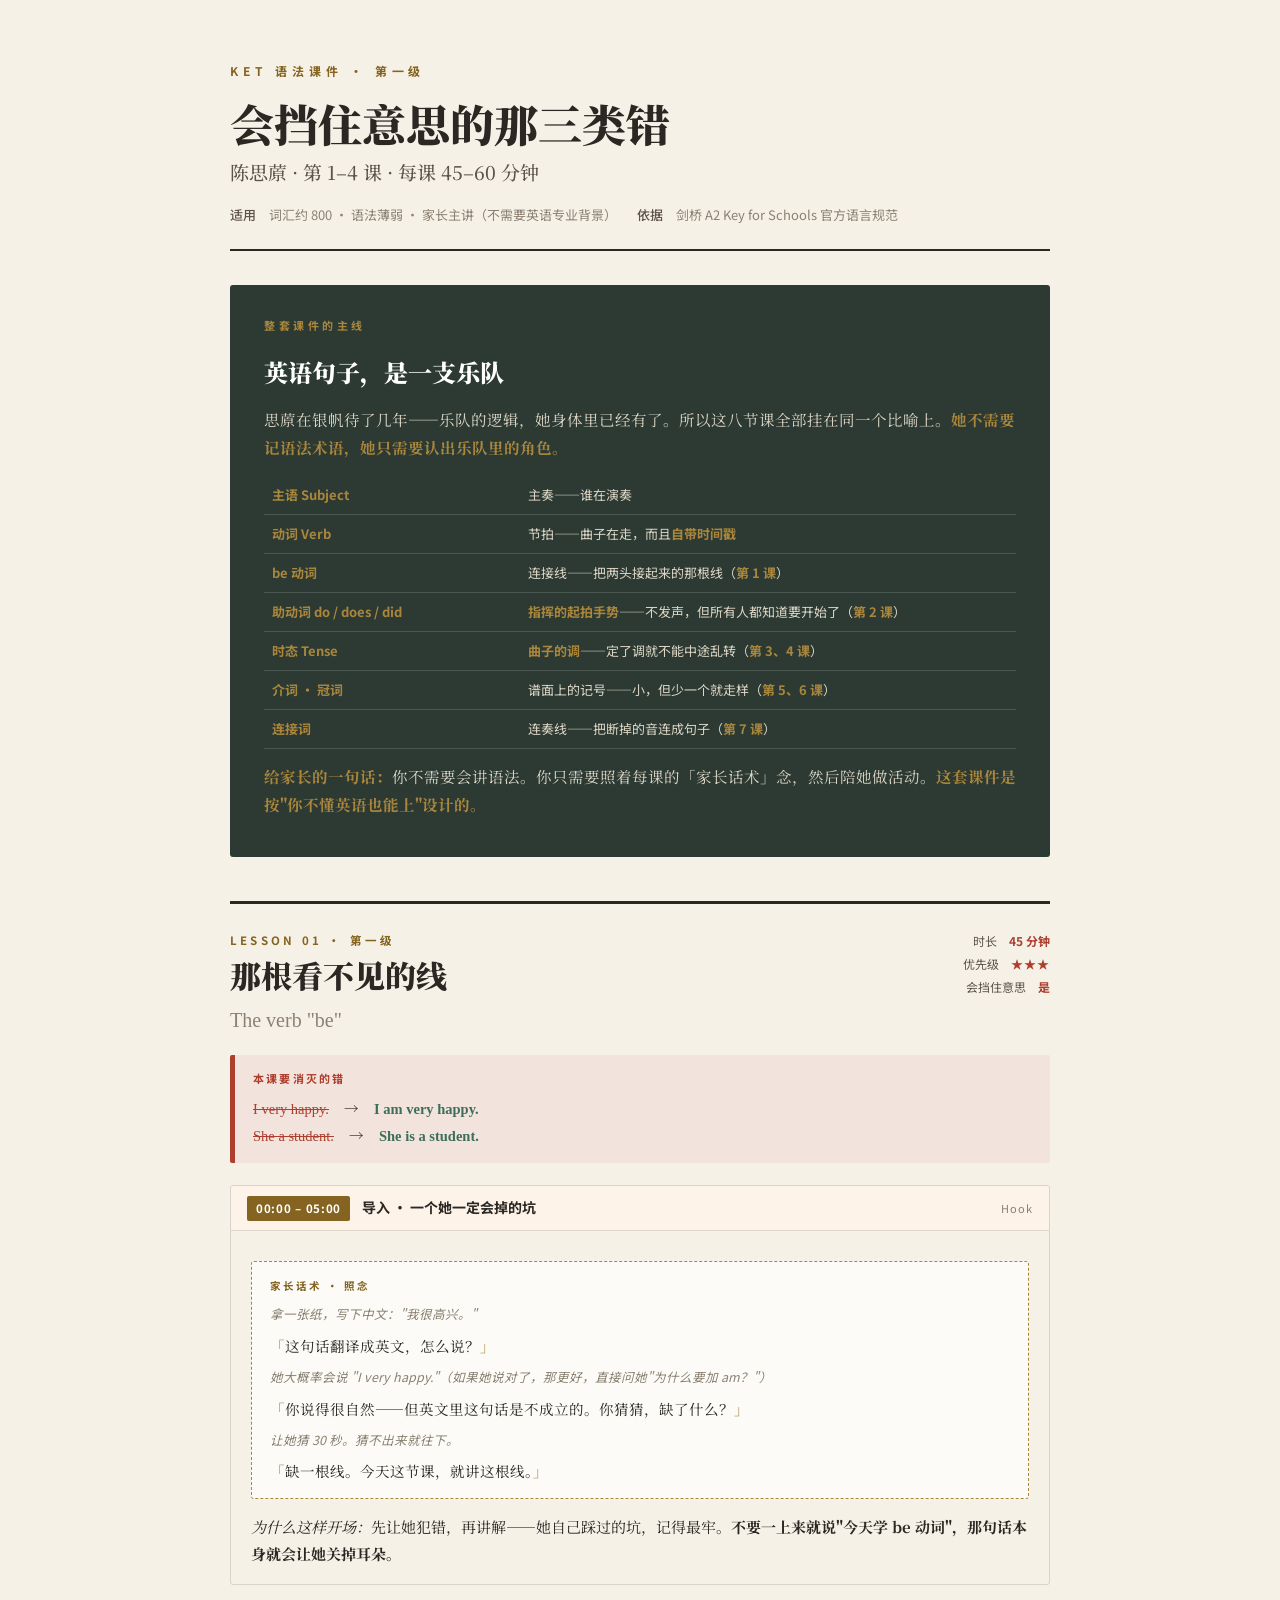
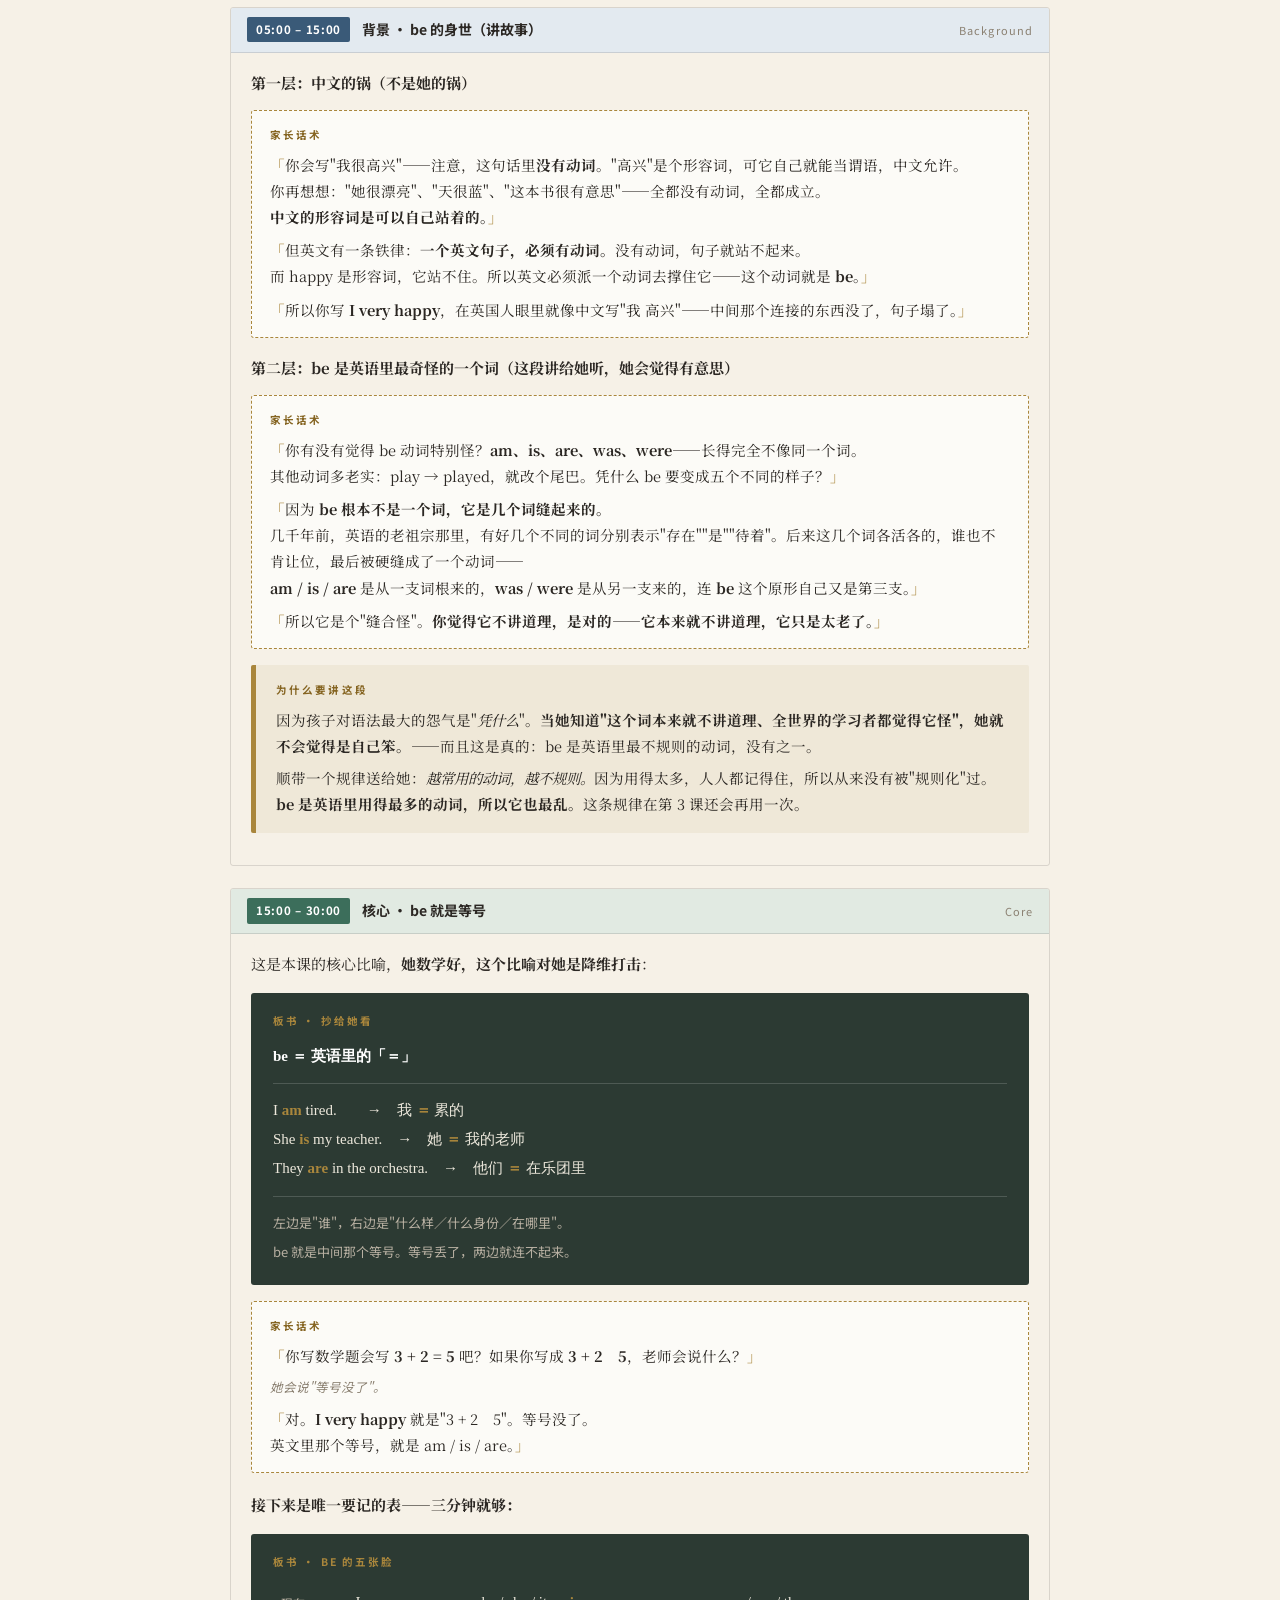
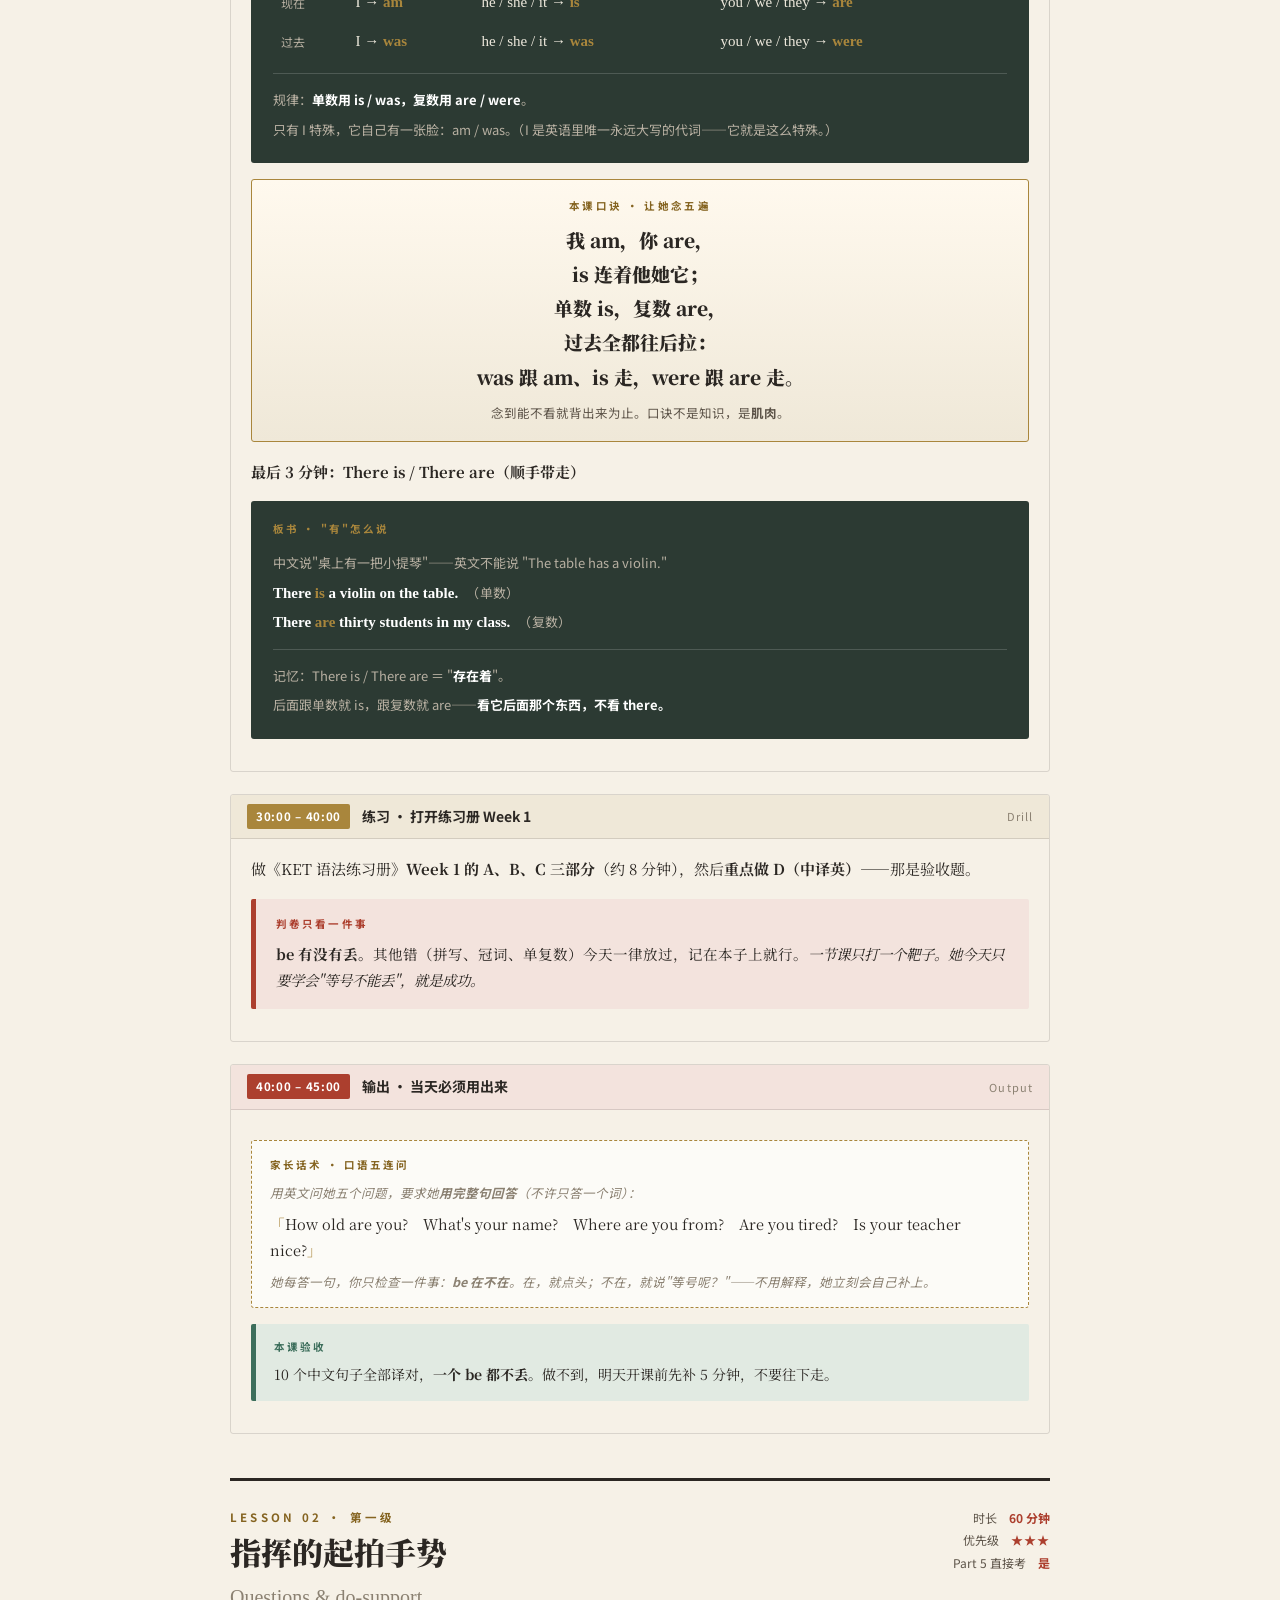
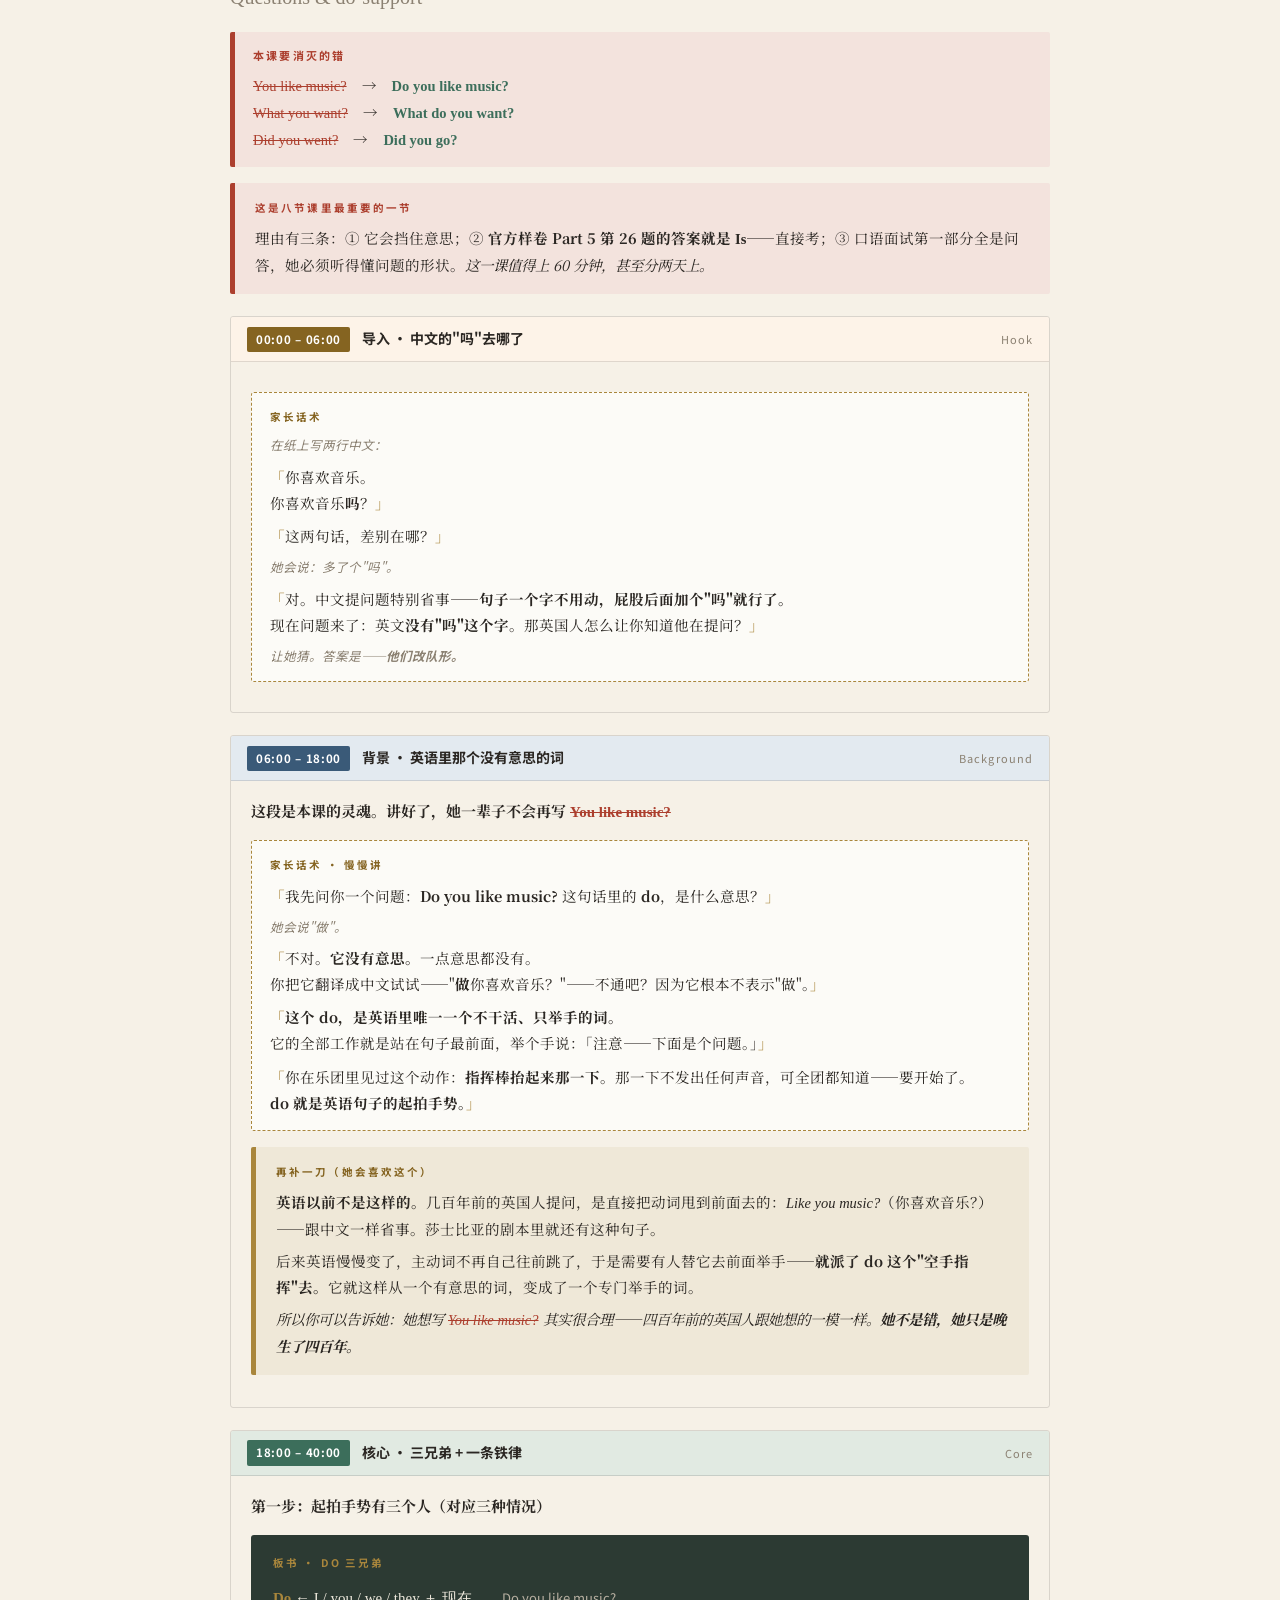
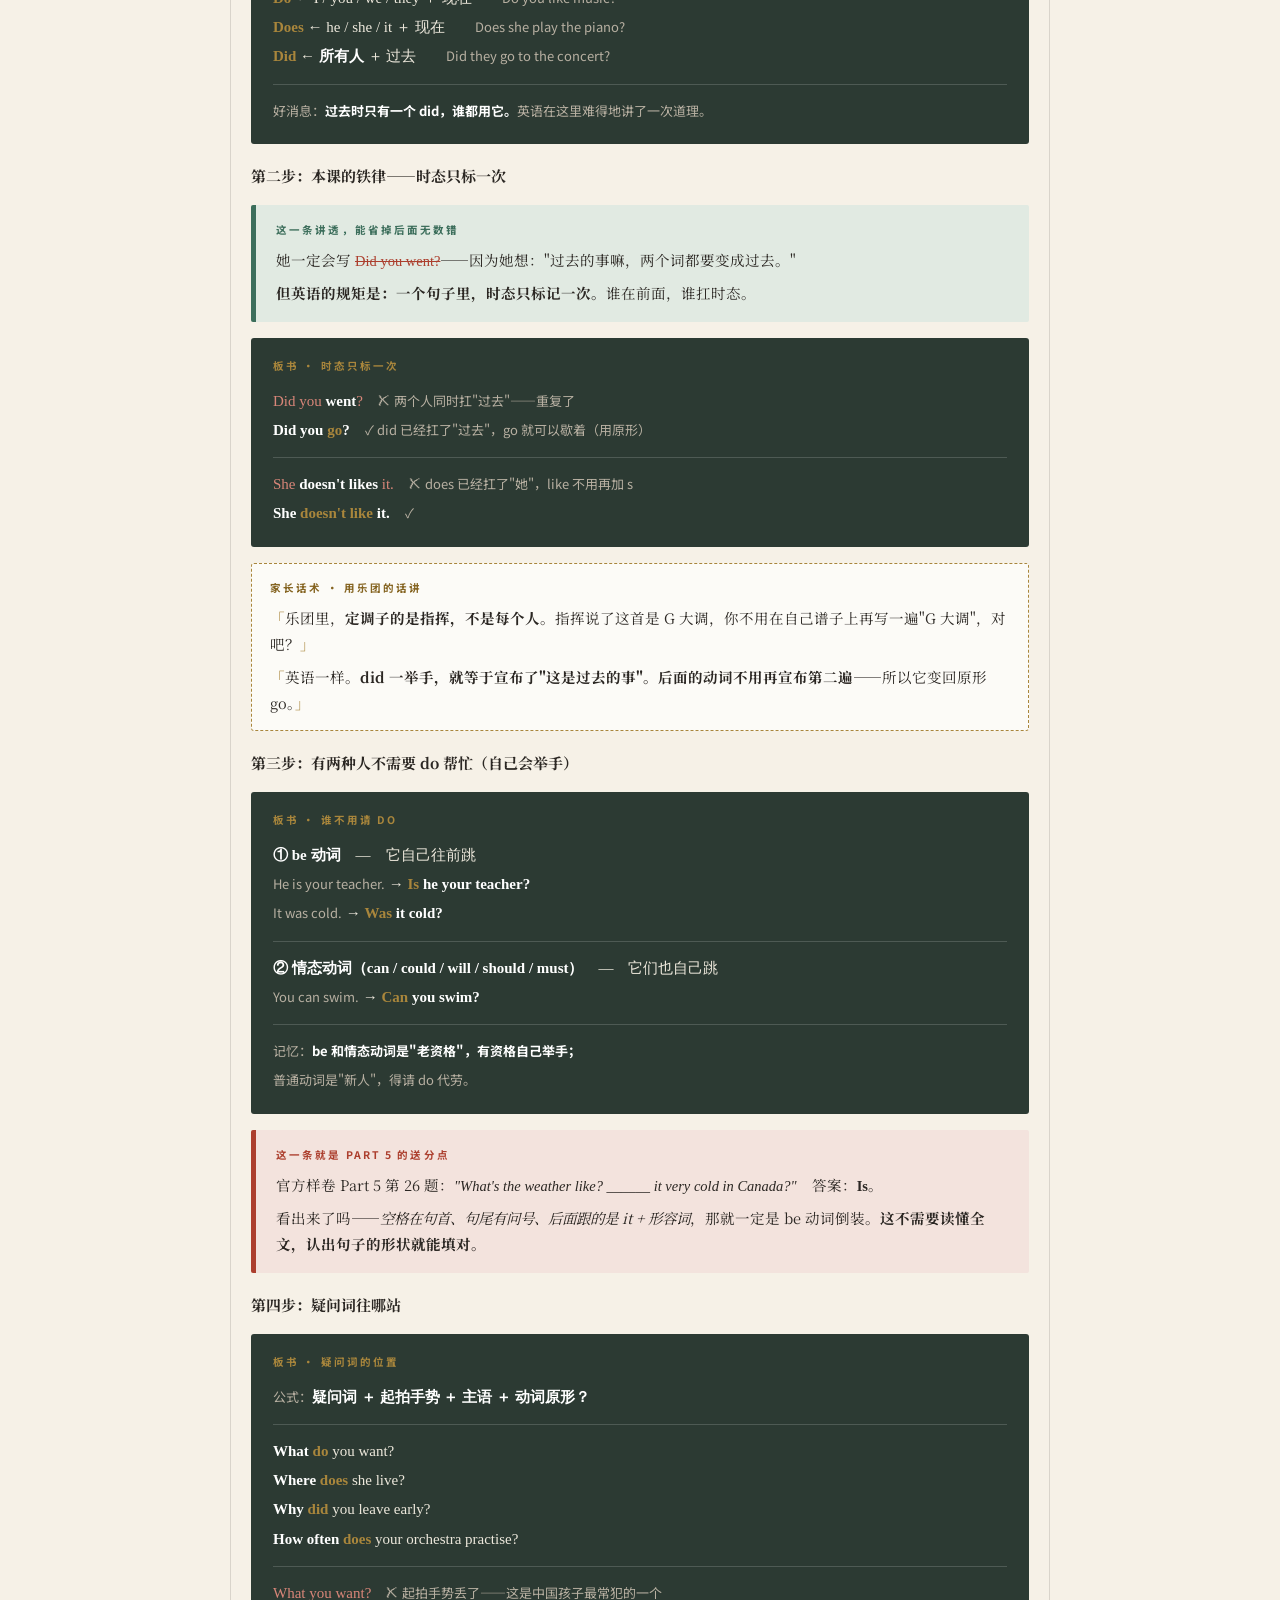
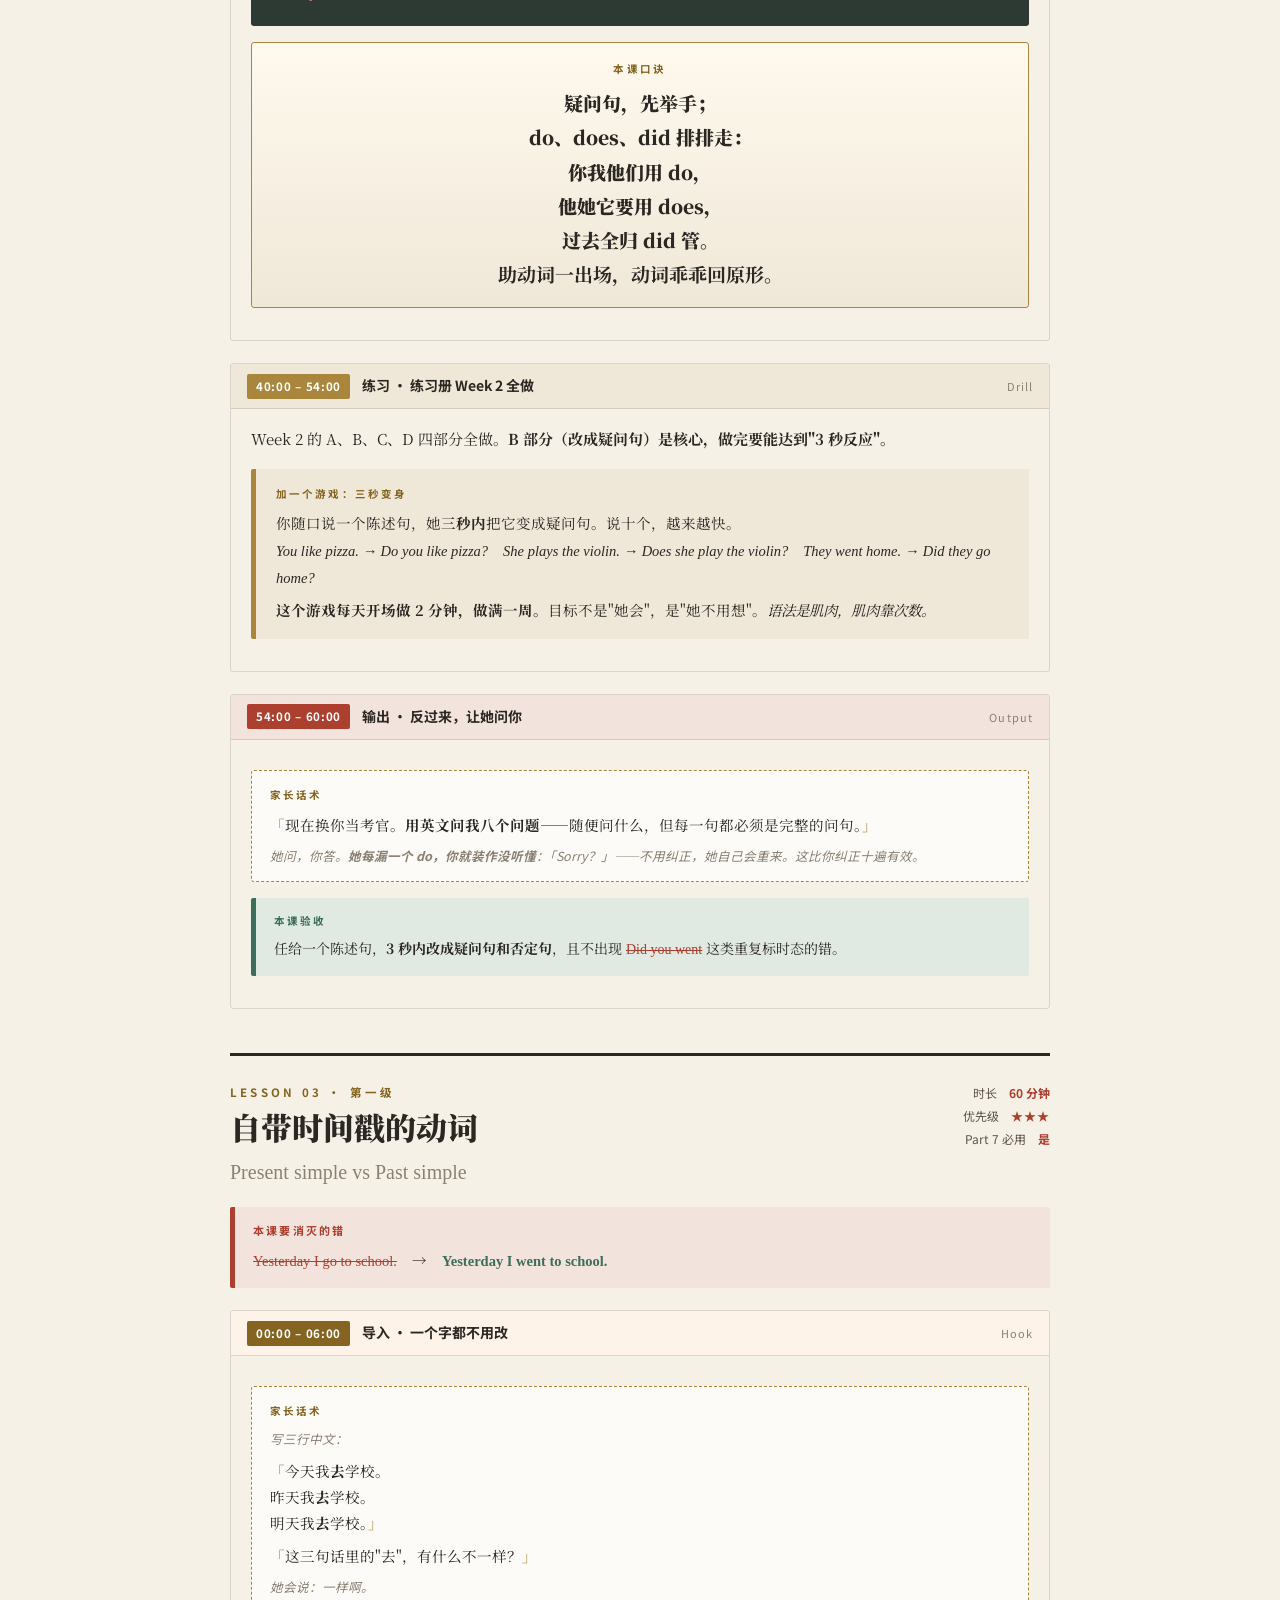
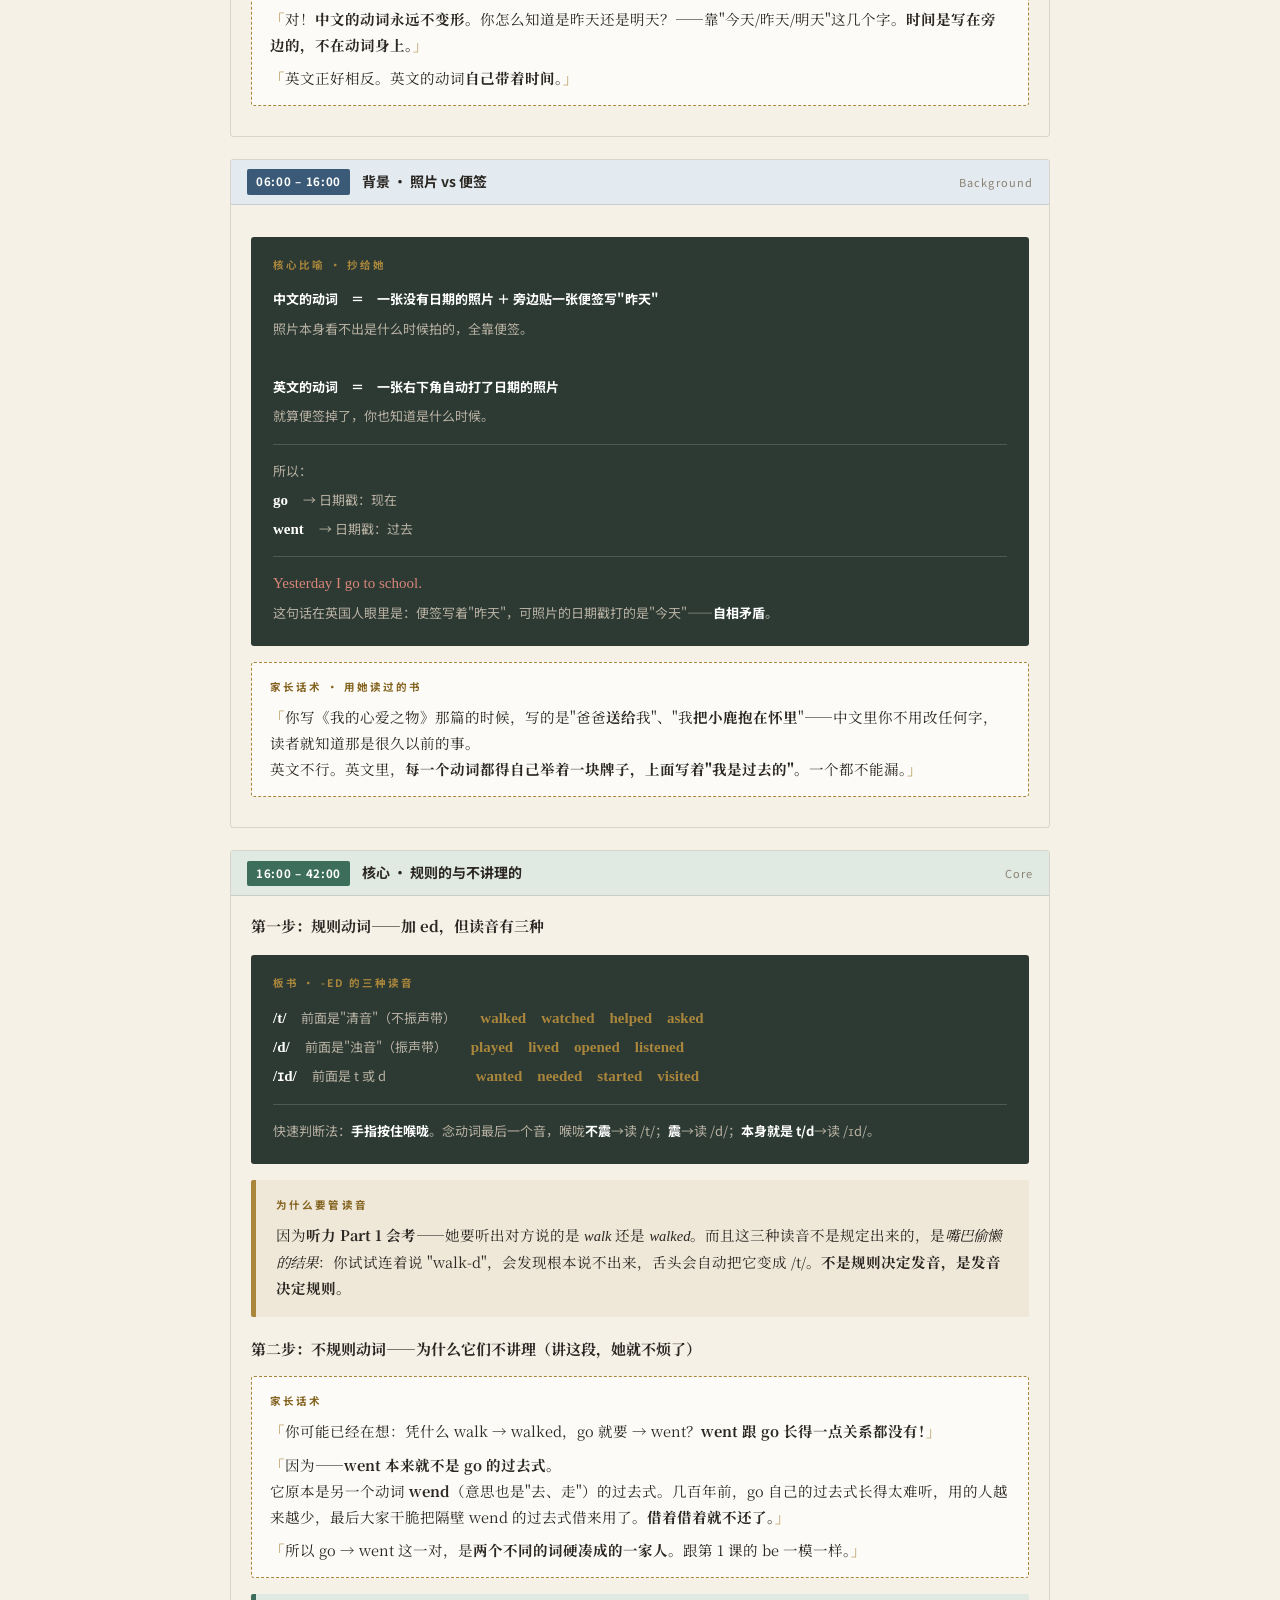
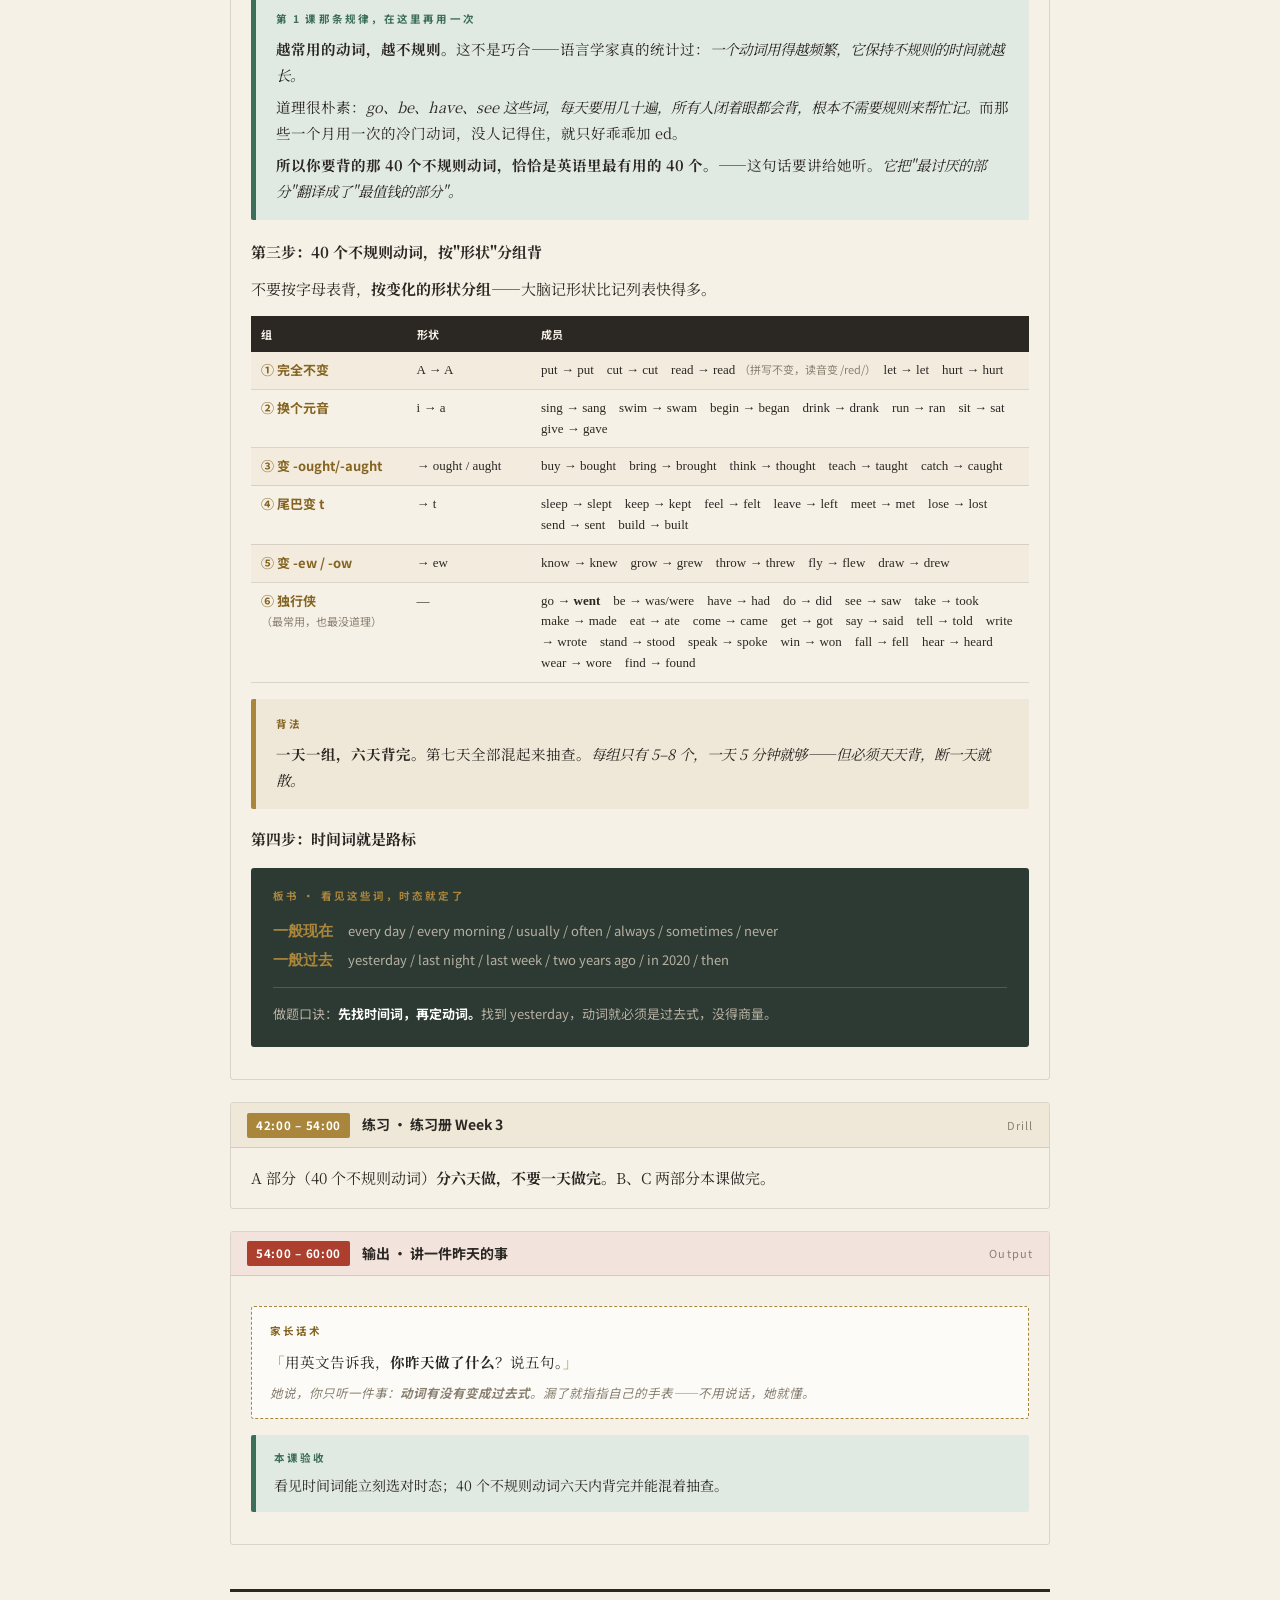
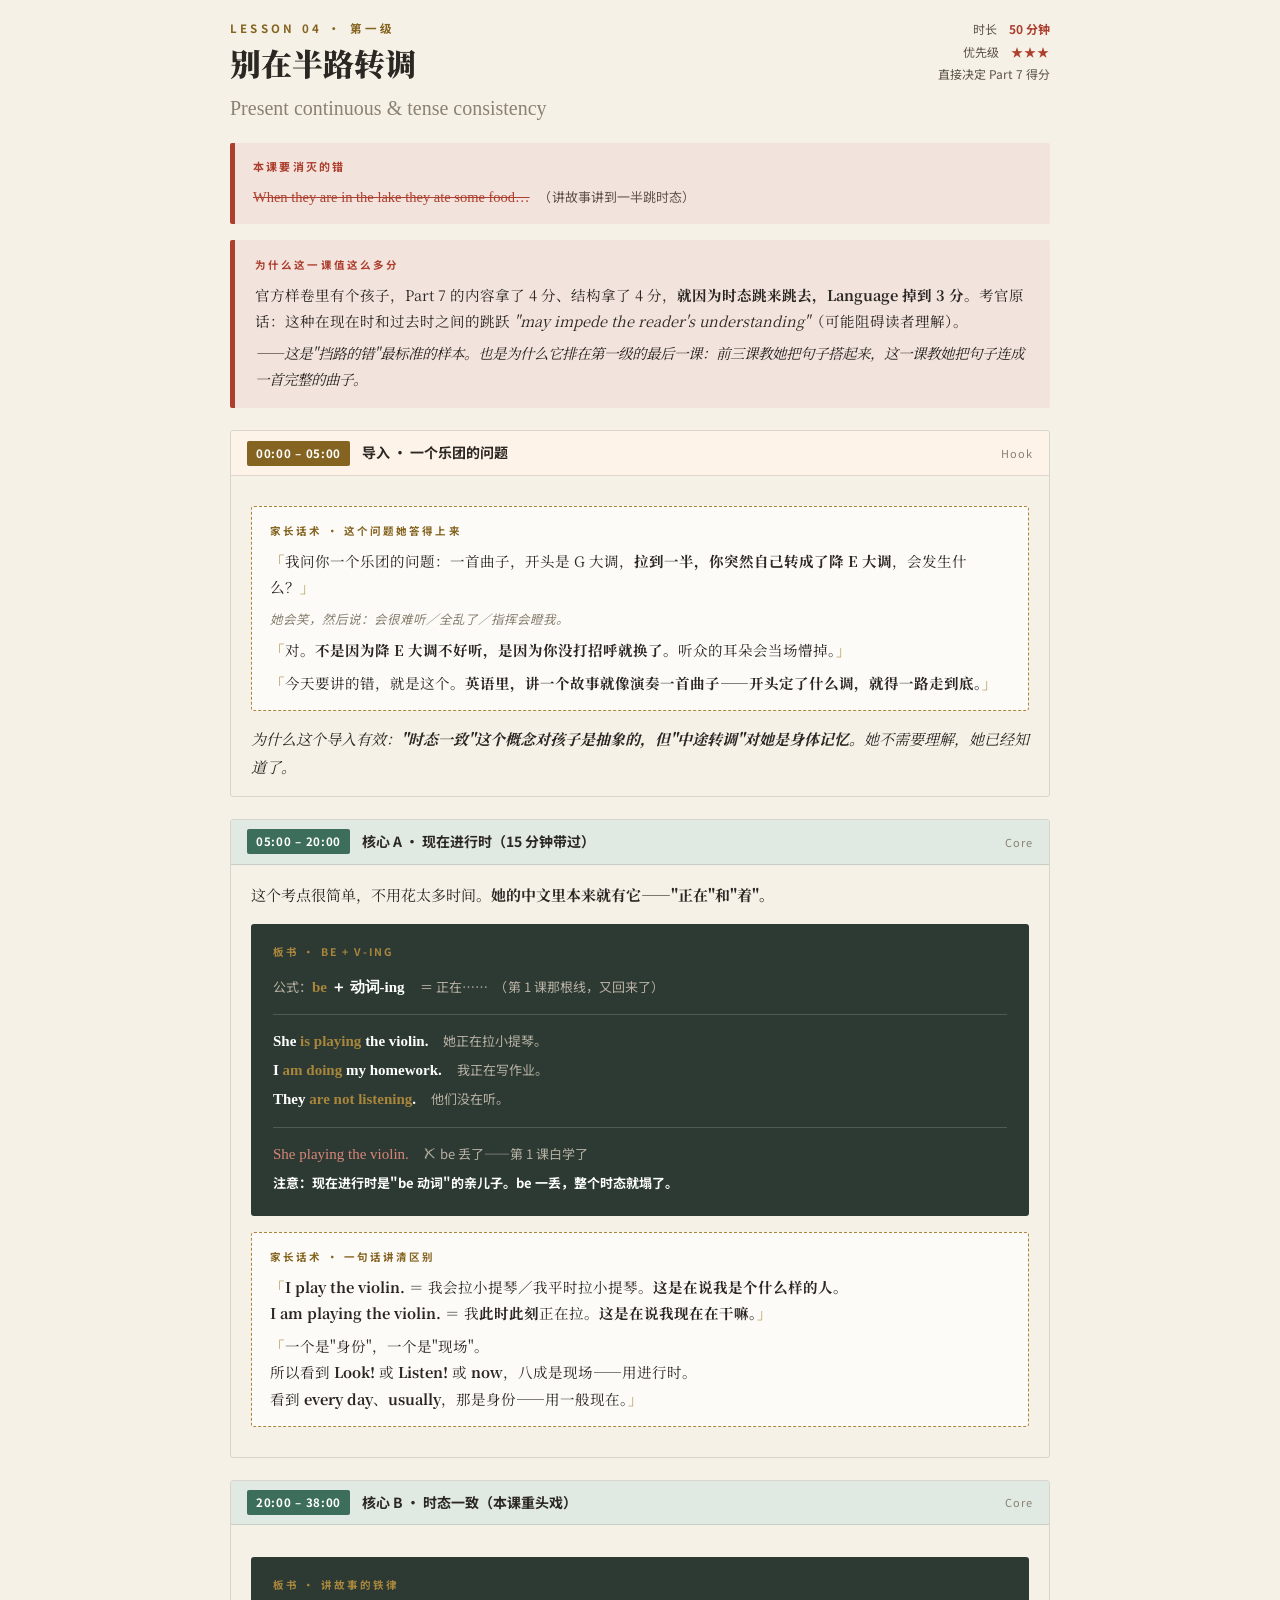
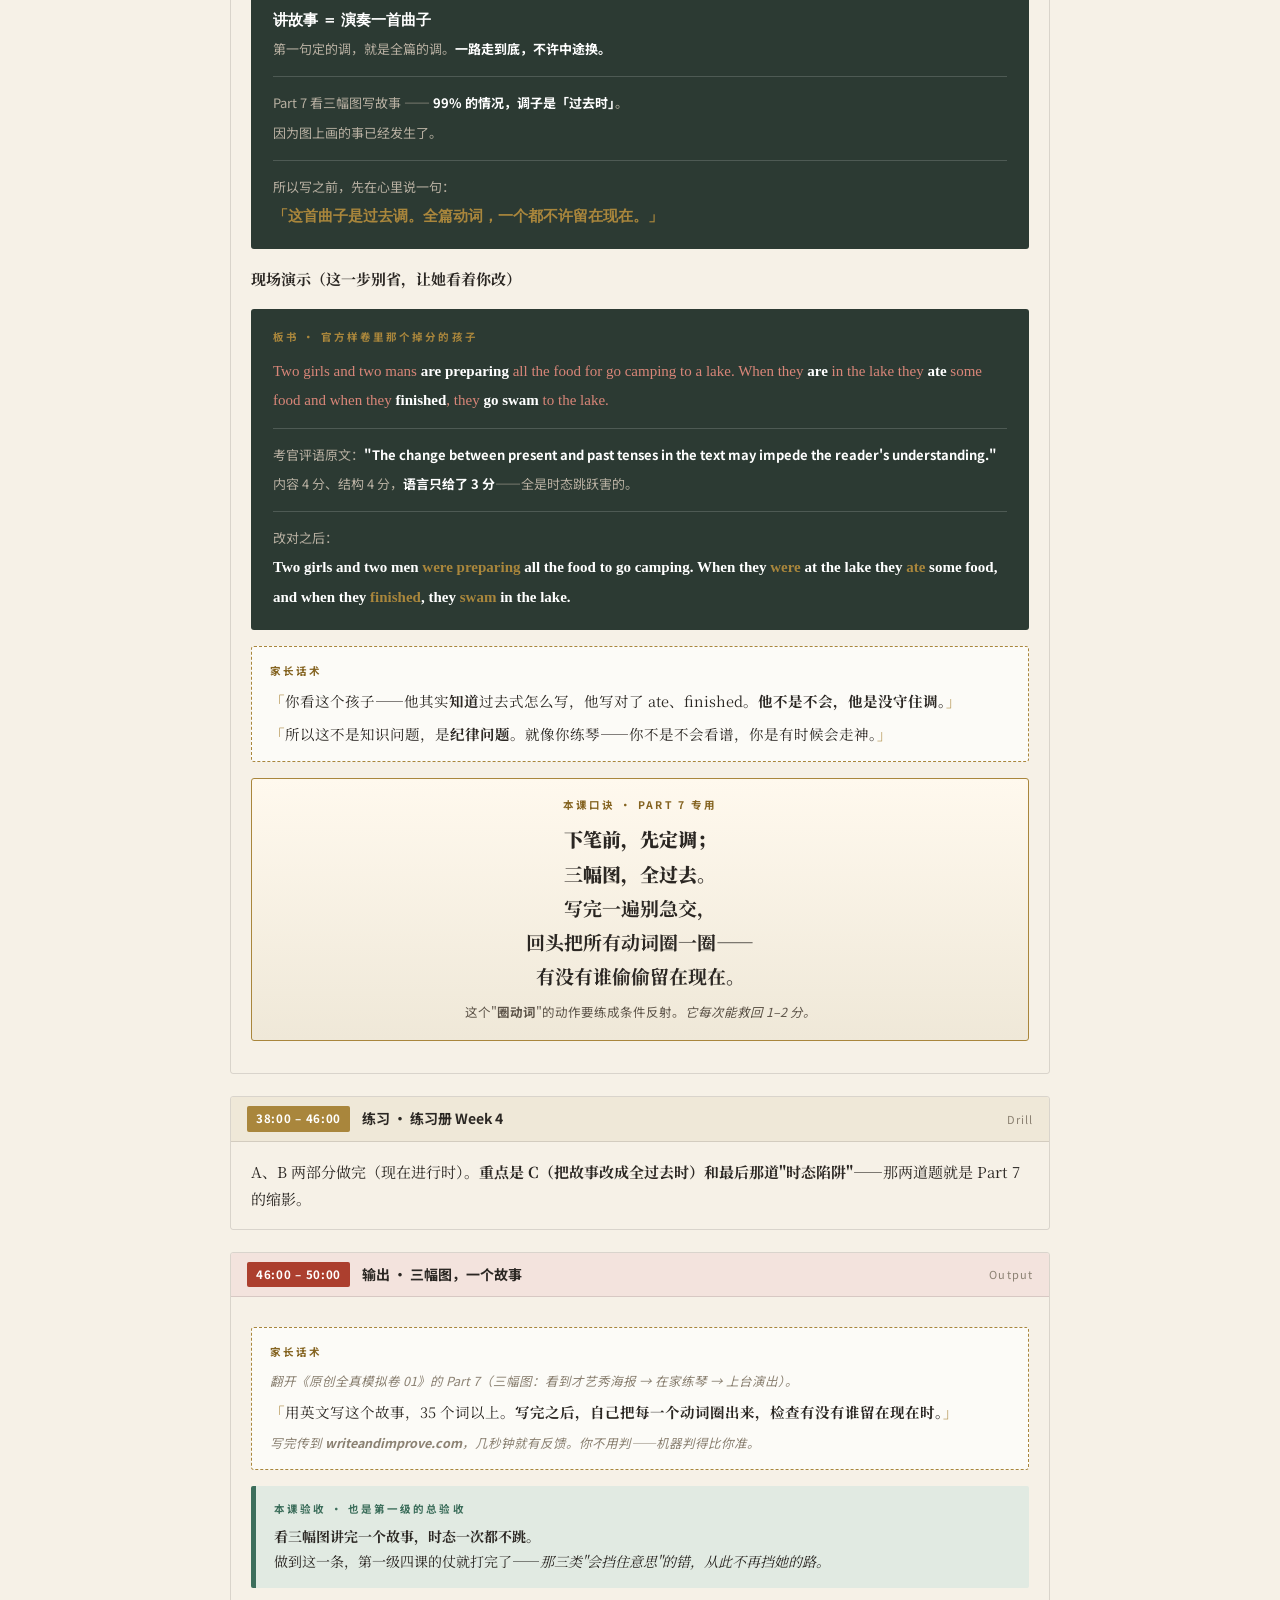
<file: Docs/源源PET学习/思蒝KET语法课件-第一级第1-4课.html>
<!DOCTYPE html>
<html lang="zh-CN">
<head>
<meta charset="UTF-8">
<meta name="viewport" content="width=device-width, initial-scale=1.0">
<title>思蒝 · KET 语法课件（第一级 · 第 1–4 课）</title>
<link href="https://fonts.googleapis.com/css2?family=Noto+Serif+SC:wght@400;500;700;900&family=Noto+Sans+SC:wght@400;500;700&display=swap" rel="stylesheet">
<style>
  :root{
    --paper:#F6F1E7;--paper-2:#EFE8D8;--ink:#2B2723;--ink-soft:#5D5449;--ink-faint:#8B8172;
    --gold:#A9863C;--gold-deep:#856421;--red:#AC3F2E;--red-soft:#F3E3DD;
    --jade:#3C6E5B;--jade-soft:#E1EAE2;--blue:#3A5A78;--blue-soft:#E3EAF0;
    --board:#2C3A33;
    --line:rgba(43,39,35,.14);
    --serif:"Noto Serif SC",STSong,"Songti SC",SimSun,serif;
    --sans:"Noto Sans SC","PingFang SC","Microsoft YaHei",sans-serif;
    --en:Georgia,"Times New Roman",serif;
  }
  *{box-sizing:border-box;}
  html{scroll-behavior:smooth;}
  body{margin:0;background:var(--paper);color:var(--ink);font-family:var(--serif);line-height:1.85;-webkit-font-smoothing:antialiased;}
  .wrap{max-width:880px;margin:0 auto;padding:0 30px;}

  /* masthead */
  .masthead{padding:60px 0 22px;border-bottom:2px solid var(--ink);}
  .kicker{font-family:var(--sans);font-size:12px;letter-spacing:.4em;text-transform:uppercase;color:var(--gold-deep);font-weight:700;margin-bottom:16px;}
  h1{font-size:44px;line-height:1.16;font-weight:900;margin:0;}
  h1 .sub{display:block;font-size:19px;font-weight:500;color:var(--ink-soft);margin-top:12px;}
  .byline{font-family:var(--sans);font-size:13px;color:var(--ink-faint);display:flex;flex-wrap:wrap;gap:6px 20px;margin-top:20px;}
  .byline b{color:var(--ink-soft);font-weight:500;}

  /* spine intro */
  .spine{margin:34px 0 10px;padding:30px 34px;background:var(--board);color:#EDE8DC;border-radius:3px;}
  .spine .lab{font-family:var(--sans);font-size:11px;letter-spacing:.32em;text-transform:uppercase;color:var(--gold);font-weight:700;margin-bottom:14px;}
  .spine h3{font-size:24px;font-weight:900;margin:0 0 12px;color:#fff;border:none;padding:0;}
  .spine p{margin:8px 0;font-size:15.5px;line-height:1.8;color:#DDD6C6;}
  .spine b{color:var(--gold);}
  .spine table{width:100%;border-collapse:collapse;margin-top:14px;font-family:var(--sans);font-size:13px;}
  .spine td{padding:7px 8px;border-bottom:1px solid rgba(255,255,255,.14);color:#DDD6C6;}
  .spine td:first-child{color:var(--gold);font-weight:700;width:34%;}

  /* lesson */
  .lesson{margin:44px 0 0;border-top:3px solid var(--ink);padding-top:26px;}
  .lhead{display:flex;justify-content:space-between;align-items:flex-start;flex-wrap:wrap;gap:10px;}
  .lno{font-family:var(--sans);font-size:11.5px;letter-spacing:.28em;text-transform:uppercase;color:var(--gold-deep);font-weight:700;}
  h2{font-size:31px;font-weight:900;margin:4px 0 6px;line-height:1.26;}
  h2 .en{font-family:var(--en);font-weight:400;color:var(--ink-faint);font-size:20px;}
  .meta{font-family:var(--sans);font-size:12px;color:var(--ink-soft);text-align:right;line-height:1.9;white-space:nowrap;}
  .meta b{color:var(--red);}
  .meta .star{color:var(--red);letter-spacing:1px;}

  .fixerr{background:var(--red-soft);border-left:5px solid var(--red);border-radius:2px;padding:14px 18px;margin:16px 0;font-size:14.5px;line-height:1.8;}
  .fixerr .t{font-family:var(--sans);font-size:11px;letter-spacing:.2em;text-transform:uppercase;font-weight:700;color:var(--red);margin-bottom:6px;}
  .bad{color:var(--red);font-family:var(--en);text-decoration:line-through;text-decoration-thickness:1px;}
  .good{color:var(--jade);font-family:var(--en);font-weight:700;}
  .enx{font-family:var(--en);}

  /* time blocks */
  .tb{margin:22px 0;border:1px solid var(--line);border-radius:3px;overflow:hidden;}
  .tb-h{display:flex;align-items:center;gap:12px;padding:9px 16px;background:var(--paper-2);border-bottom:1px solid var(--line);}
  .tb-h .clock{font-family:var(--sans);font-size:11.5px;font-weight:700;letter-spacing:.06em;color:#fff;background:var(--gold);padding:2px 9px;border-radius:2px;white-space:nowrap;}
  .tb-h .name{font-family:var(--sans);font-size:14px;font-weight:700;color:var(--ink);}
  .tb-h .kind{font-family:var(--sans);font-size:11px;color:var(--ink-faint);margin-left:auto;letter-spacing:.1em;}
  .tb-b{padding:16px 20px;font-size:15px;line-height:1.82;}
  .tb-b p{margin:9px 0;}
  .tb-b p:first-child{margin-top:0;}
  .tb-b p:last-child{margin-bottom:0;}
  .tb.hook .tb-h{background:#FDF3E8;} .tb.hook .clock{background:var(--gold-deep);}
  .tb.story .tb-h{background:var(--blue-soft);} .tb.story .clock{background:var(--blue);}
  .tb.core .tb-h{background:var(--jade-soft);} .tb.core .clock{background:var(--jade);}
  .tb.drill .tb-h{background:var(--paper-2);}
  .tb.out .tb-h{background:var(--red-soft);} .tb.out .clock{background:var(--red);}

  /* parent script */
  .script{background:#FCFBF7;border:1px dashed var(--gold);border-radius:3px;padding:14px 18px;margin:14px 0;}
  .script .sl{font-family:var(--sans);font-size:10.5px;letter-spacing:.2em;text-transform:uppercase;font-weight:700;color:var(--gold-deep);margin-bottom:8px;}
  .script p{margin:7px 0;font-size:14.5px;line-height:1.8;}
  .script .say{color:var(--ink);}
  .script .say::before{content:"「";color:var(--gold);font-weight:700;}
  .script .say::after{content:"」";color:var(--gold);font-weight:700;}
  .script .do{font-family:var(--sans);font-size:12.5px;color:var(--ink-faint);font-style:italic;}

  /* blackboard */
  .board{background:var(--board);color:#EDE8DC;border-radius:3px;padding:18px 22px;margin:16px 0;
         font-family:var(--en);font-size:15px;line-height:1.95;}
  .board .bl{font-family:var(--sans);font-size:10.5px;letter-spacing:.2em;text-transform:uppercase;
             color:var(--gold);font-weight:700;margin-bottom:10px;}
  .board b{color:#fff;}
  .board .hl{color:var(--gold);font-weight:700;}
  .board .x{color:#D98679;}
  .board .cn{font-family:var(--sans);font-size:13px;color:#B8B0A2;}
  .board hr{border:none;border-top:1px solid rgba(255,255,255,.16);margin:12px 0;}

  /* mnemonic */
  .mne{background:linear-gradient(0deg,var(--paper-2),#FFF9EE);border:1px solid var(--gold);
       border-radius:3px;padding:16px 20px;margin:16px 0;text-align:center;}
  .mne .ml{font-family:var(--sans);font-size:10.5px;letter-spacing:.22em;text-transform:uppercase;color:var(--gold-deep);font-weight:700;margin-bottom:8px;}
  .mne .mt{font-family:var(--serif);font-size:19px;font-weight:900;line-height:1.8;color:var(--ink);}
  .mne .mn{font-family:var(--sans);font-size:12.5px;color:var(--ink-soft);margin-top:8px;}

  /* table */
  .tbl{width:100%;border-collapse:collapse;margin:14px 0;font-size:13px;font-family:var(--sans);}
  .tbl th{background:var(--ink);color:var(--paper);text-align:left;padding:8px 10px;font-weight:700;font-size:11px;}
  .tbl td{padding:8px 10px;border-bottom:1px solid var(--line);vertical-align:top;line-height:1.6;}
  .tbl tr:nth-child(even) td{background:rgba(169,134,60,.05);}
  .tbl .en{font-family:var(--en);}
  .tbl .k{font-weight:700;color:var(--gold-deep);}

  /* callout */
  .call{border-radius:2px;padding:16px 20px;margin:16px 0;font-size:14.5px;line-height:1.8;}
  .call .tag{font-family:var(--sans);font-size:10.5px;letter-spacing:.2em;text-transform:uppercase;font-weight:700;display:block;margin-bottom:7px;}
  .call.gold{background:var(--paper-2);border-left:5px solid var(--gold);}.call.gold .tag{color:var(--gold-deep);}
  .call.jade{background:var(--jade-soft);border-left:5px solid var(--jade);}.call.jade .tag{color:var(--jade);}
  .call.red{background:var(--red-soft);border-left:5px solid var(--red);}.call.red .tag{color:var(--red);}
  .call p{margin:6px 0;}.call p:first-child{margin-top:0;}.call p:last-child{margin-bottom:0;}

  ul.clean{margin:12px 0;padding-left:0;list-style:none;}
  ul.clean li{position:relative;padding:6px 0 6px 22px;font-size:14.5px;line-height:1.72;border-bottom:1px dotted var(--line);}
  ul.clean li:last-child{border-bottom:none;}
  ul.clean li::before{content:"";position:absolute;left:2px;top:15px;width:6px;height:6px;background:var(--gold);border-radius:50%;}

  .check{background:var(--jade-soft);border-left:5px solid var(--jade);border-radius:2px;padding:13px 18px;margin:16px 0;font-size:14px;}
  .check .cl{font-family:var(--sans);font-size:10.5px;letter-spacing:.2em;text-transform:uppercase;font-weight:700;color:var(--jade);margin-bottom:6px;}

  footer{padding:38px 0 64px;font-family:var(--sans);font-size:12.5px;color:var(--ink-faint);line-height:1.7;margin-top:40px;border-top:1px solid var(--line);}
  footer .rule{width:56px;height:3px;background:var(--gold);margin-bottom:18px;}
  footer b{color:var(--ink-soft);}

  @media (max-width:640px){
    .wrap{padding:0 18px;}h1{font-size:30px;}h2{font-size:23px;}
    .meta{text-align:left;}.tbl{font-size:11.5px;}.board{font-size:13.5px;}
  }
  @media print{
    body{background:#fff;}
    .lesson{page-break-before:always;}
    .tb,.board,.script,.mne{page-break-inside:avoid;}
    .board,.spine{-webkit-print-color-adjust:exact;print-color-adjust:exact;}
  }
</style>
</head>
<body>
<div class="wrap">

  <header class="masthead">
    <div class="kicker">KET 语法课件 · 第一级</div>
    <h1>会挡住意思的那三类错<span class="sub">陈思蒝 · 第 1–4 课 · 每课 45–60 分钟</span></h1>
    <div class="byline">
      <span><b>适用</b>　词汇约 800 · 语法薄弱 · 家长主讲（不需要英语专业背景）</span>
      <span><b>依据</b>　剑桥 A2 Key for Schools 官方语言规范</span>
    </div>
  </header>

  <div class="spine">
    <div class="lab">整套课件的主线</div>
    <h3>英语句子，是一支乐队</h3>
    <p>思蒝在银帆待了几年——乐队的逻辑，她身体里已经有了。所以这八节课全部挂在同一个比喻上。<b>她不需要记语法术语，她只需要认出乐队里的角色。</b></p>
    <table>
      <tr><td>主语 Subject</td><td>主奏——谁在演奏</td></tr>
      <tr><td>动词 Verb</td><td>节拍——曲子在走，而且<b>自带时间戳</b></td></tr>
      <tr><td>be 动词</td><td>连接线——把两头接起来的那根线（<b>第 1 课</b>）</td></tr>
      <tr><td>助动词 do / does / did</td><td><b>指挥的起拍手势</b>——不发声，但所有人都知道要开始了（<b>第 2 课</b>）</td></tr>
      <tr><td>时态 Tense</td><td><b>曲子的调</b>——定了调就不能中途乱转（<b>第 3、4 课</b>）</td></tr>
      <tr><td>介词 · 冠词</td><td>谱面上的记号——小，但少一个就走样（<b>第 5、6 课</b>）</td></tr>
      <tr><td>连接词</td><td>连奏线——把断掉的音连成句子（<b>第 7 课</b>）</td></tr>
    </table>
    <p style="margin-top:14px;"><b>给家长的一句话：</b>你不需要会讲语法。你只需要照着每课的「家长话术」念，然后陪她做活动。<b>这套课件是按"你不懂英语也能上"设计的。</b></p>
  </div>

  <!-- ================= LESSON 1 ================= -->
  <div class="lesson">
    <div class="lhead">
      <div>
        <div class="lno">Lesson 01 · 第一级</div>
        <h2>那根看不见的线<br><span class="en">The verb "be"</span></h2>
      </div>
      <div class="meta">
        时长　<b>45 分钟</b><br>
        优先级　<span class="star">★★★</span><br>
        会挡住意思　<b>是</b>
      </div>
    </div>

    <div class="fixerr">
      <div class="t">本课要消灭的错</div>
      <span class="bad">I very happy.</span>　→　<span class="good">I am very happy.</span><br>
      <span class="bad">She a student.</span>　→　<span class="good">She is a student.</span>
    </div>

    <!-- 导入 -->
    <div class="tb hook">
      <div class="tb-h"><span class="clock">00:00 – 05:00</span><span class="name">导入 · 一个她一定会掉的坑</span><span class="kind">Hook</span></div>
      <div class="tb-b">
        <div class="script">
          <div class="sl">家长话术 · 照念</div>
          <p class="do">拿一张纸，写下中文："我很高兴。"</p>
          <p class="say">这句话翻译成英文，怎么说？</p>
          <p class="do">她大概率会说 "I very happy."（如果她说对了，那更好，直接问她"为什么要加 am？"）</p>
          <p class="say">你说得很自然——但英文里这句话是不成立的。你猜猜，缺了什么？</p>
          <p class="do">让她猜 30 秒。猜不出来就往下。</p>
          <p class="say">缺一根线。今天这节课，就讲这根线。</p>
        </div>
        <p><em>为什么这样开场：</em>先让她犯错，再讲解——她自己踩过的坑，记得最牢。<strong>不要一上来就说"今天学 be 动词"，那句话本身就会让她关掉耳朵。</strong></p>
      </div>
    </div>

    <!-- 背景 -->
    <div class="tb story">
      <div class="tb-h"><span class="clock">05:00 – 15:00</span><span class="name">背景 · be 的身世（讲故事）</span><span class="kind">Background</span></div>
      <div class="tb-b">
        <p><strong>第一层：中文的锅（不是她的锅）</strong></p>
        <div class="script">
          <div class="sl">家长话术</div>
          <p class="say">你会写"我很高兴"——注意，这句话里<b>没有动词</b>。"高兴"是个形容词，可它自己就能当谓语，中文允许。<br>
          你再想想："她很漂亮"、"天很蓝"、"这本书很有意思"——全都没有动词，全都成立。<br>
          <b>中文的形容词是可以自己站着的。</b></p>
          <p class="say">但英文有一条铁律：<b>一个英文句子，必须有动词。</b>没有动词，句子就站不起来。<br>
          而 happy 是形容词，它站不住。所以英文必须派一个动词去撑住它——这个动词就是 <b>be</b>。</p>
          <p class="say">所以你写 <b>I very happy</b>，在英国人眼里就像中文写"我 高兴"——中间那个连接的东西没了，句子塌了。</p>
        </div>

        <p style="margin-top:16px;"><strong>第二层：be 是英语里最奇怪的一个词（这段讲给她听，她会觉得有意思）</strong></p>
        <div class="script">
          <div class="sl">家长话术</div>
          <p class="say">你有没有觉得 be 动词特别怪？<b>am、is、are、was、were</b>——长得完全不像同一个词。<br>
          其他动词多老实：play → played，就改个尾巴。凭什么 be 要变成五个不同的样子？</p>
          <p class="say">因为 <b>be 根本不是一个词，它是几个词缝起来的。</b><br>
          几千年前，英语的老祖宗那里，有好几个不同的词分别表示"存在""是""待着"。后来这几个词各活各的，谁也不肯让位，最后被硬缝成了一个动词——<br>
          <b>am / is / are</b> 是从一支词根来的，<b>was / were</b> 是从另一支来的，连 <b>be</b> 这个原形自己又是第三支。</p>
          <p class="say">所以它是个"缝合怪"。<b>你觉得它不讲道理，是对的——它本来就不讲道理，它只是太老了。</b></p>
        </div>
        <div class="call gold">
          <span class="tag">为什么要讲这段</span>
          <p>因为孩子对语法最大的怨气是"<em>凭什么</em>"。<strong>当她知道"这个词本来就不讲道理、全世界的学习者都觉得它怪"，她就不会觉得是自己笨。</strong>——而且这是真的：be 是英语里最不规则的动词，没有之一。</p>
          <p>顺带一个规律送给她：<em>越常用的动词，越不规则。</em>因为用得太多，人人都记得住，所以从来没有被"规则化"过。<strong>be 是英语里用得最多的动词，所以它也最乱。</strong>这条规律在第 3 课还会再用一次。</p>
        </div>
      </div>
    </div>

    <!-- 核心 -->
    <div class="tb core">
      <div class="tb-h"><span class="clock">15:00 – 30:00</span><span class="name">核心 · be 就是等号</span><span class="kind">Core</span></div>
      <div class="tb-b">
        <p>这是本课的核心比喻，<strong>她数学好，这个比喻对她是降维打击</strong>：</p>
        <div class="board">
          <div class="bl">板书 · 抄给她看</div>
          <b>be ＝ 英语里的「＝」</b>
          <hr>
          I <span class="hl">am</span> tired.　　→　我 <span class="hl">＝</span> 累的<br>
          She <span class="hl">is</span> my teacher.　→　她 <span class="hl">＝</span> 我的老师<br>
          They <span class="hl">are</span> in the orchestra.　→　他们 <span class="hl">＝</span> 在乐团里<br>
          <hr>
          <span class="cn">左边是"谁"，右边是"什么样／什么身份／在哪里"。<br>be 就是中间那个等号。等号丢了，两边就连不起来。</span>
        </div>
        <div class="script">
          <div class="sl">家长话术</div>
          <p class="say">你写数学题会写 <b>3 + 2 = 5</b> 吧？如果你写成 <b>3 + 2　5</b>，老师会说什么？</p>
          <p class="do">她会说"等号没了"。</p>
          <p class="say">对。<b>I very happy</b> 就是"3 + 2　5"。等号没了。<br>
          英文里那个等号，就是 am / is / are。</p>
        </div>

        <p style="margin-top:18px;"><strong>接下来是唯一要记的表——三分钟就够：</strong></p>
        <div class="board">
          <div class="bl">板书 · be 的五张脸</div>
          <table style="width:100%;border-collapse:collapse;font-family:var(--en);">
            <tr><td style="padding:5px 8px;color:#B8B0A2;font-family:var(--sans);font-size:12px;">现在</td>
                <td style="padding:5px 8px;">I → <span class="hl">am</span></td>
                <td style="padding:5px 8px;">he / she / it → <span class="hl">is</span></td>
                <td style="padding:5px 8px;">you / we / they → <span class="hl">are</span></td></tr>
            <tr><td style="padding:5px 8px;color:#B8B0A2;font-family:var(--sans);font-size:12px;">过去</td>
                <td style="padding:5px 8px;">I → <span class="hl">was</span></td>
                <td style="padding:5px 8px;">he / she / it → <span class="hl">was</span></td>
                <td style="padding:5px 8px;">you / we / they → <span class="hl">were</span></td></tr>
          </table>
          <hr>
          <span class="cn">规律：<b>单数用 is / was，复数用 are / were</b>。<br>只有 I 特殊，它自己有一张脸：am / was。（I 是英语里唯一永远大写的代词——它就是这么特殊。）</span>
        </div>

        <div class="mne">
          <div class="ml">本课口诀 · 让她念五遍</div>
          <div class="mt">我 am，你 are，<br>is 连着他她它；<br>单数 is，复数 are，<br>过去全都往后拉：<br>was 跟 am、is 走，were 跟 are 走。</div>
          <div class="mn">念到能不看就背出来为止。口诀不是知识，是<b>肌肉</b>。</div>
        </div>

        <p style="margin-top:16px;"><strong>最后 3 分钟：There is / There are（顺手带走）</strong></p>
        <div class="board">
          <div class="bl">板书 · "有"怎么说</div>
          <span class="cn">中文说"桌上有一把小提琴"——英文不能说 "The table has a violin."</span><br>
          <b>There <span class="hl">is</span> a violin on the table.</b>　<span class="cn">（单数）</span><br>
          <b>There <span class="hl">are</span> thirty students in my class.</b>　<span class="cn">（复数）</span>
          <hr>
          <span class="cn">记忆：There is / There are ＝ "<b>存在着</b>"。<br>后面跟单数就 is，跟复数就 are——<b>看它后面那个东西，不看 there。</b></span>
        </div>
      </div>
    </div>

    <!-- 练习 -->
    <div class="tb drill">
      <div class="tb-h"><span class="clock">30:00 – 40:00</span><span class="name">练习 · 打开练习册 Week 1</span><span class="kind">Drill</span></div>
      <div class="tb-b">
        <p>做《KET 语法练习册》<strong>Week 1 的 A、B、C 三部分</strong>（约 8 分钟），然后<strong>重点做 D（中译英）</strong>——那是验收题。</p>
        <div class="call red">
          <span class="tag">判卷只看一件事</span>
          <p><strong>be 有没有丢。</strong>其他错（拼写、冠词、单复数）今天一律放过，记在本子上就行。<em>一节课只打一个靶子。她今天只要学会"等号不能丢"，就是成功。</em></p>
        </div>
      </div>
    </div>

    <!-- 输出 -->
    <div class="tb out">
      <div class="tb-h"><span class="clock">40:00 – 45:00</span><span class="name">输出 · 当天必须用出来</span><span class="kind">Output</span></div>
      <div class="tb-b">
        <div class="script">
          <div class="sl">家长话术 · 口语五连问</div>
          <p class="do">用英文问她五个问题，要求她<b>用完整句回答</b>（不许只答一个词）：</p>
          <p class="say">How old are you?　What's your name?　Where are you from?　Are you tired?　Is your teacher nice?</p>
          <p class="do">她每答一句，你只检查一件事：<b>be 在不在</b>。在，就点头；不在，就说"等号呢？"——不用解释，她立刻会自己补上。</p>
        </div>
        <div class="check">
          <div class="cl">本课验收</div>
          10 个中文句子全部译对，<strong>一个 be 都不丢</strong>。做不到，明天开课前先补 5 分钟，不要往下走。
        </div>
      </div>
    </div>
  </div>

  <!-- ================= LESSON 2 ================= -->
  <div class="lesson">
    <div class="lhead">
      <div>
        <div class="lno">Lesson 02 · 第一级</div>
        <h2>指挥的起拍手势<br><span class="en">Questions &amp; do-support</span></h2>
      </div>
      <div class="meta">
        时长　<b>60 分钟</b><br>
        优先级　<span class="star">★★★</span><br>
        Part 5 直接考　<b>是</b>
      </div>
    </div>

    <div class="fixerr">
      <div class="t">本课要消灭的错</div>
      <span class="bad">You like music?</span>　→　<span class="good">Do you like music?</span><br>
      <span class="bad">What you want?</span>　→　<span class="good">What do you want?</span><br>
      <span class="bad">Did you went?</span>　→　<span class="good">Did you go?</span>
    </div>
    <div class="call red">
      <span class="tag">这是八节课里最重要的一节</span>
      <p>理由有三条：① 它会挡住意思；② <strong>官方样卷 Part 5 第 26 题的答案就是 <span class="enx">Is</span></strong>——直接考；③ 口语面试第一部分全是问答，她必须听得懂问题的形状。<em>这一课值得上 60 分钟，甚至分两天上。</em></p>
    </div>

    <!-- 导入 -->
    <div class="tb hook">
      <div class="tb-h"><span class="clock">00:00 – 06:00</span><span class="name">导入 · 中文的"吗"去哪了</span><span class="kind">Hook</span></div>
      <div class="tb-b">
        <div class="script">
          <div class="sl">家长话术</div>
          <p class="do">在纸上写两行中文：</p>
          <p class="say">你喜欢音乐。<br>你喜欢音乐<b>吗</b>？</p>
          <p class="say">这两句话，差别在哪？</p>
          <p class="do">她会说：多了个"吗"。</p>
          <p class="say">对。中文提问题特别省事——<b>句子一个字不用动，屁股后面加个"吗"就行了。</b><br>
          现在问题来了：英文<b>没有"吗"这个字</b>。那英国人怎么让你知道他在提问？</p>
          <p class="do">让她猜。答案是——<b>他们改队形。</b></p>
        </div>
      </div>
    </div>

    <!-- 背景 -->
    <div class="tb story">
      <div class="tb-h"><span class="clock">06:00 – 18:00</span><span class="name">背景 · 英语里那个没有意思的词</span><span class="kind">Background</span></div>
      <div class="tb-b">
        <p><strong>这段是本课的灵魂。讲好了，她一辈子不会再写 <span class="bad">You like music?</span></strong></p>
        <div class="script">
          <div class="sl">家长话术 · 慢慢讲</div>
          <p class="say">我先问你一个问题：<b>Do you like music?</b> 这句话里的 <b>do</b>，是什么意思？</p>
          <p class="do">她会说"做"。</p>
          <p class="say">不对。<b>它没有意思。</b>一点意思都没有。<br>
          你把它翻译成中文试试——"<b>做</b>你喜欢音乐？"——不通吧？因为它根本不表示"做"。</p>
          <p class="say"><b>这个 do，是英语里唯一一个不干活、只举手的词。</b><br>
          它的全部工作就是站在句子最前面，举个手说：「注意——下面是个问题。」</p>
          <p class="say">你在乐团里见过这个动作：<b>指挥棒抬起来那一下</b>。那一下不发出任何声音，可全团都知道——要开始了。<br>
          <b>do 就是英语句子的起拍手势。</b></p>
        </div>

        <div class="call gold">
          <span class="tag">再补一刀（她会喜欢这个）</span>
          <p><strong>英语以前不是这样的。</strong>几百年前的英国人提问，是直接把动词甩到前面去的：<em class="enx">Like you music?</em>（你喜欢音乐？）——跟中文一样省事。莎士比亚的剧本里就还有这种句子。</p>
          <p>后来英语慢慢变了，主动词不再自己往前跳了，于是需要有人替它去前面举手——<strong>就派了 do 这个"空手指挥"去。</strong>它就这样从一个有意思的词，变成了一个专门举手的词。</p>
          <p><em>所以你可以告诉她：她想写 <span class="bad">You like music?</span> 其实很合理——四百年前的英国人跟她想的一模一样。<strong>她不是错，她只是晚生了四百年。</strong></em></p>
        </div>
      </div>
    </div>

    <!-- 核心 -->
    <div class="tb core">
      <div class="tb-h"><span class="clock">18:00 – 40:00</span><span class="name">核心 · 三兄弟 + 一条铁律</span><span class="kind">Core</span></div>
      <div class="tb-b">
        <p><strong>第一步：起拍手势有三个人（对应三种情况）</strong></p>
        <div class="board">
          <div class="bl">板书 · do 三兄弟</div>
          <b><span class="hl">Do</span></b> ← I / you / we / they ＋ 现在　　<span class="cn">Do you like music?</span><br>
          <b><span class="hl">Does</span></b> ← he / she / it ＋ 现在　　<span class="cn">Does she play the piano?</span><br>
          <b><span class="hl">Did</span></b> ← <b>所有人</b> ＋ 过去　　<span class="cn">Did they go to the concert?</span>
          <hr>
          <span class="cn">好消息：<b>过去时只有一个 did，谁都用它。</b>英语在这里难得地讲了一次道理。</span>
        </div>

        <p style="margin-top:18px;"><strong>第二步：本课的铁律——时态只标一次</strong></p>
        <div class="call jade">
          <span class="tag">这一条讲透，能省掉后面无数错</span>
          <p>她一定会写 <span class="bad">Did you went?</span>——因为她想："过去的事嘛，两个词都要变成过去。"</p>
          <p><strong>但英语的规矩是：一个句子里，时态只标记一次。</strong>谁在前面，谁扛时态。</p>
        </div>
        <div class="board">
          <div class="bl">板书 · 时态只标一次</div>
          <span class="x">Did you <b>went</b>?</span>　<span class="cn">✗ 两个人同时扛"过去"——重复了</span><br>
          <b>Did you <span class="hl">go</span>?</b>　<span class="cn">✓ did 已经扛了"过去"，go 就可以歇着（用原形）</span>
          <hr>
          <span class="x">She <b>doesn't likes</b> it.</span>　<span class="cn">✗ does 已经扛了"她"，like 不用再加 s</span><br>
          <b>She <span class="hl">doesn't like</span> it.</b>　<span class="cn">✓</span>
        </div>
        <div class="script">
          <div class="sl">家长话术 · 用乐团的话讲</div>
          <p class="say">乐团里，<b>定调子的是指挥，不是每个人</b>。指挥说了这首是 G 大调，你不用在自己谱子上再写一遍"G 大调"，对吧？</p>
          <p class="say">英语一样。<b>did 一举手，就等于宣布了"这是过去的事"。后面的动词不用再宣布第二遍</b>——所以它变回原形 go。</p>
        </div>

        <p style="margin-top:18px;"><strong>第三步：有两种人不需要 do 帮忙（自己会举手）</strong></p>
        <div class="board">
          <div class="bl">板书 · 谁不用请 do</div>
          <b>① be 动词</b>　—　它自己往前跳<br>
          <span class="cn">He is your teacher.</span> → <b><span class="hl">Is</span> he your teacher?</b><br>
          <span class="cn">It was cold.</span> → <b><span class="hl">Was</span> it cold?</b>
          <hr>
          <b>② 情态动词（can / could / will / should / must）</b>　—　它们也自己跳<br>
          <span class="cn">You can swim.</span> → <b><span class="hl">Can</span> you swim?</b>
          <hr>
          <span class="cn">记忆：<b>be 和情态动词是"老资格"，有资格自己举手；</b><br>普通动词是"新人"，得请 do 代劳。</span>
        </div>
        <div class="call red">
          <span class="tag">这一条就是 Part 5 的送分点</span>
          <p>官方样卷 Part 5 第 26 题：<em class="enx">"What's the weather like? ______ it very cold in Canada?"</em>　答案：<strong class="enx">Is</strong>。</p>
          <p>看出来了吗——<em>空格在句首、句尾有问号、后面跟的是 it + 形容词</em>，那就一定是 be 动词倒装。<strong>这不需要读懂全文，认出句子的形状就能填对。</strong></p>
        </div>

        <p style="margin-top:18px;"><strong>第四步：疑问词往哪站</strong></p>
        <div class="board">
          <div class="bl">板书 · 疑问词的位置</div>
          <span class="cn">公式：</span><b>疑问词 ＋ 起拍手势 ＋ 主语 ＋ 动词原形？</b>
          <hr>
          <b>What</b> <span class="hl">do</span> you want?<br>
          <b>Where</b> <span class="hl">does</span> she live?<br>
          <b>Why</b> <span class="hl">did</span> you leave early?<br>
          <b>How often</b> <span class="hl">does</span> your orchestra practise?
          <hr>
          <span class="x">What you want?</span>　<span class="cn">✗ 起拍手势丢了——这是中国孩子最常犯的一个</span>
        </div>

        <div class="mne">
          <div class="ml">本课口诀</div>
          <div class="mt">疑问句，先举手；<br>do、does、did 排排走：<br>你我他们用 do，<br>他她它要用 does，<br>过去全归 did 管。<br><b>助动词一出场，动词乖乖回原形。</b></div>
        </div>
      </div>
    </div>

    <!-- 练习 -->
    <div class="tb drill">
      <div class="tb-h"><span class="clock">40:00 – 54:00</span><span class="name">练习 · 练习册 Week 2 全做</span><span class="kind">Drill</span></div>
      <div class="tb-b">
        <p>Week 2 的 A、B、C、D 四部分全做。<strong>B 部分（改成疑问句）是核心，做完要能达到"3 秒反应"。</strong></p>
        <div class="call gold">
          <span class="tag">加一个游戏：三秒变身</span>
          <p>你随口说一个陈述句，她<strong>三秒内</strong>把它变成疑问句。说十个，越来越快。<br>
          <em class="enx">You like pizza. → Do you like pizza?　She plays the violin. → Does she play the violin?　They went home. → Did they go home?</em></p>
          <p><strong>这个游戏每天开场做 2 分钟，做满一周。</strong>目标不是"她会"，是"她不用想"。<em>语法是肌肉，肌肉靠次数。</em></p>
        </div>
      </div>
    </div>

    <!-- 输出 -->
    <div class="tb out">
      <div class="tb-h"><span class="clock">54:00 – 60:00</span><span class="name">输出 · 反过来，让她问你</span><span class="kind">Output</span></div>
      <div class="tb-b">
        <div class="script">
          <div class="sl">家长话术</div>
          <p class="say">现在换你当考官。<b>用英文问我八个问题</b>——随便问什么，但每一句都必须是完整的问句。</p>
          <p class="do">她问，你答。<b>她每漏一个 do，你就装作没听懂</b>：「Sorry？」——不用纠正，她自己会重来。<em>这比你纠正十遍有效。</em></p>
        </div>
        <div class="check">
          <div class="cl">本课验收</div>
          任给一个陈述句，<strong>3 秒内改成疑问句和否定句</strong>，且不出现 <span class="bad">Did you went</span> 这类重复标时态的错。
        </div>
      </div>
    </div>
  </div>

  <!-- ================= LESSON 3 ================= -->
  <div class="lesson">
    <div class="lhead">
      <div>
        <div class="lno">Lesson 03 · 第一级</div>
        <h2>自带时间戳的动词<br><span class="en">Present simple vs Past simple</span></h2>
      </div>
      <div class="meta">
        时长　<b>60 分钟</b><br>
        优先级　<span class="star">★★★</span><br>
        Part 7 必用　<b>是</b>
      </div>
    </div>

    <div class="fixerr">
      <div class="t">本课要消灭的错</div>
      <span class="bad">Yesterday I go to school.</span>　→　<span class="good">Yesterday I went to school.</span>
    </div>

    <!-- 导入 -->
    <div class="tb hook">
      <div class="tb-h"><span class="clock">00:00 – 06:00</span><span class="name">导入 · 一个字都不用改</span><span class="kind">Hook</span></div>
      <div class="tb-b">
        <div class="script">
          <div class="sl">家长话术</div>
          <p class="do">写三行中文：</p>
          <p class="say">今天我<b>去</b>学校。<br>昨天我<b>去</b>学校。<br>明天我<b>去</b>学校。</p>
          <p class="say">这三句话里的"去"，有什么不一样？</p>
          <p class="do">她会说：一样啊。</p>
          <p class="say">对！<b>中文的动词永远不变形。</b>你怎么知道是昨天还是明天？——靠"今天/昨天/明天"这几个字。<b>时间是写在旁边的，不在动词身上。</b></p>
          <p class="say">英文正好相反。英文的动词<b>自己带着时间</b>。</p>
        </div>
      </div>
    </div>

    <!-- 背景 -->
    <div class="tb story">
      <div class="tb-h"><span class="clock">06:00 – 16:00</span><span class="name">背景 · 照片 vs 便签</span><span class="kind">Background</span></div>
      <div class="tb-b">
        <div class="board">
          <div class="bl">核心比喻 · 抄给她</div>
          <span class="cn"><b>中文的动词　＝　一张没有日期的照片 ＋ 旁边贴一张便签写"昨天"</b><br>
          照片本身看不出是什么时候拍的，全靠便签。<br><br>
          <b>英文的动词　＝　一张右下角自动打了日期的照片</b><br>
          就算便签掉了，你也知道是什么时候。</span>
          <hr>
          <span class="cn">所以：</span><br>
          <b>go</b>　<span class="cn">→ 日期戳：现在</span><br>
          <b>went</b>　<span class="cn">→ 日期戳：过去</span>
          <hr>
          <span class="x">Yesterday I go to school.</span><br>
          <span class="cn">这句话在英国人眼里是：便签写着"昨天"，可照片的日期戳打的是"今天"——<b>自相矛盾</b>。</span>
        </div>
        <div class="script">
          <div class="sl">家长话术 · 用她读过的书</div>
          <p class="say">你写《我的心爱之物》那篇的时候，写的是"爸爸<b>送给</b>我"、"我<b>把小鹿抱在怀里</b>"——中文里你不用改任何字，读者就知道那是很久以前的事。<br>
          英文不行。英文里，<b>每一个动词都得自己举着一块牌子，上面写着"我是过去的"。</b>一个都不能漏。</p>
        </div>
      </div>
    </div>

    <!-- 核心 -->
    <div class="tb core">
      <div class="tb-h"><span class="clock">16:00 – 42:00</span><span class="name">核心 · 规则的与不讲理的</span><span class="kind">Core</span></div>
      <div class="tb-b">
        <p><strong>第一步：规则动词——加 ed，但读音有三种</strong></p>
        <div class="board">
          <div class="bl">板书 · -ed 的三种读音</div>
          <b>/t/</b>　<span class="cn">前面是"清音"（不振声带）</span>　　<span class="hl">walked　watched　helped　asked</span><br>
          <b>/d/</b>　<span class="cn">前面是"浊音"（振声带）</span>　　<span class="hl">played　lived　opened　listened</span><br>
          <b>/ɪd/</b>　<span class="cn">前面是 t 或 d</span>　　　　　　<span class="hl">wanted　needed　started　visited</span>
          <hr>
          <span class="cn">快速判断法：<b>手指按住喉咙</b>。念动词最后一个音，喉咙<b>不震</b>→读 /t/；<b>震</b>→读 /d/；<b>本身就是 t/d</b>→读 /ɪd/。</span>
        </div>
        <div class="call gold">
          <span class="tag">为什么要管读音</span>
          <p>因为<strong>听力 Part 1 会考</strong>——她要听出对方说的是 <em class="enx">walk</em> 还是 <em class="enx">walked</em>。而且这三种读音不是规定出来的，是<em>嘴巴偷懒的结果</em>：你试试连着说 "walk-d"，会发现根本说不出来，舌头会自动把它变成 /t/。<strong>不是规则决定发音，是发音决定规则。</strong></p>
        </div>

        <p style="margin-top:18px;"><strong>第二步：不规则动词——为什么它们不讲理（讲这段，她就不烦了）</strong></p>
        <div class="script">
          <div class="sl">家长话术</div>
          <p class="say">你可能已经在想：凭什么 walk → walked，go 就要 → went？<b>went 跟 go 长得一点关系都没有！</b></p>
          <p class="say">因为——<b>went 本来就不是 go 的过去式。</b><br>
          它原本是另一个动词 <b>wend</b>（意思也是"去、走"）的过去式。几百年前，go 自己的过去式长得太难听，用的人越来越少，最后大家干脆把隔壁 wend 的过去式借来用了。<b>借着借着就不还了。</b></p>
          <p class="say">所以 go → went 这一对，是<b>两个不同的词硬凑成的一家人</b>。跟第 1 课的 be 一模一样。</p>
        </div>
        <div class="call jade">
          <span class="tag">第 1 课那条规律，在这里再用一次</span>
          <p><strong>越常用的动词，越不规则。</strong>这不是巧合——语言学家真的统计过：<em>一个动词用得越频繁，它保持不规则的时间就越长。</em></p>
          <p>道理很朴素：<em>go、be、have、see 这些词，每天要用几十遍，所有人闭着眼都会背，根本不需要规则来帮忙记。</em>而那些一个月用一次的冷门动词，没人记得住，就只好乖乖加 ed。</p>
          <p><strong>所以你要背的那 40 个不规则动词，恰恰是英语里最有用的 40 个。</strong>——这句话要讲给她听。<em>它把"最讨厌的部分"翻译成了"最值钱的部分"。</em></p>
        </div>

        <p style="margin-top:18px;"><strong>第三步：40 个不规则动词，按"形状"分组背</strong></p>
        <p>不要按字母表背，<strong>按变化的形状分组</strong>——大脑记形状比记列表快得多。</p>
        <table class="tbl">
          <tr><th style="width:20%">组</th><th style="width:16%">形状</th><th>成员</th></tr>
          <tr><td class="k">① 完全不变</td><td class="en">A → A</td><td class="en">put → put　cut → cut　read → read <span style="color:var(--ink-faint);font-family:var(--sans);font-size:11px;">（拼写不变，读音变 /red/）</span>　let → let　hurt → hurt</td></tr>
          <tr><td class="k">② 换个元音</td><td class="en">i → a</td><td class="en">sing → sang　swim → swam　begin → began　drink → drank　run → ran　sit → sat　give → gave</td></tr>
          <tr><td class="k">③ 变 -ought/-aught</td><td class="en">→ ought / aught</td><td class="en">buy → bought　bring → brought　think → thought　teach → taught　catch → caught</td></tr>
          <tr><td class="k">④ 尾巴变 t</td><td class="en">→ t</td><td class="en">sleep → slept　keep → kept　feel → felt　leave → left　meet → met　lose → lost　send → sent　build → built</td></tr>
          <tr><td class="k">⑤ 变 -ew / -ow</td><td class="en">→ ew</td><td class="en">know → knew　grow → grew　throw → threw　fly → flew　draw → drew</td></tr>
          <tr><td class="k">⑥ 独行侠<br><span style="font-weight:400;color:var(--ink-faint);font-family:var(--sans);font-size:11px;">（最常用，也最没道理）</span></td><td class="en">—</td><td class="en">go → <b>went</b>　be → was/were　have → had　do → did　see → saw　take → took　make → made　eat → ate　come → came　get → got　say → said　tell → told　write → wrote　stand → stood　speak → spoke　win → won　fall → fell　hear → heard　wear → wore　find → found</td></tr>
        </table>
        <div class="call gold">
          <span class="tag">背法</span>
          <p><strong>一天一组，六天背完。</strong>第七天全部混起来抽查。<em>每组只有 5–8 个，一天 5 分钟就够——但必须天天背，断一天就散。</em></p>
        </div>

        <p style="margin-top:16px;"><strong>第四步：时间词就是路标</strong></p>
        <div class="board">
          <div class="bl">板书 · 看见这些词，时态就定了</div>
          <b class="hl">一般现在</b>　<span class="cn">every day / every morning / usually / often / always / sometimes / never</span><br>
          <b class="hl">一般过去</b>　<span class="cn">yesterday / last night / last week / two years ago / in 2020 / then</span>
          <hr>
          <span class="cn">做题口诀：<b>先找时间词，再定动词。</b>找到 yesterday，动词就必须是过去式，没得商量。</span>
        </div>
      </div>
    </div>

    <div class="tb drill">
      <div class="tb-h"><span class="clock">42:00 – 54:00</span><span class="name">练习 · 练习册 Week 3</span><span class="kind">Drill</span></div>
      <div class="tb-b">
        <p>A 部分（40 个不规则动词）<strong>分六天做，不要一天做完</strong>。B、C 两部分本课做完。</p>
      </div>
    </div>

    <div class="tb out">
      <div class="tb-h"><span class="clock">54:00 – 60:00</span><span class="name">输出 · 讲一件昨天的事</span><span class="kind">Output</span></div>
      <div class="tb-b">
        <div class="script">
          <div class="sl">家长话术</div>
          <p class="say">用英文告诉我，<b>你昨天做了什么</b>？说五句。</p>
          <p class="do">她说，你只听一件事：<b>动词有没有变成过去式</b>。漏了就指指自己的手表——不用说话，她就懂。</p>
        </div>
        <div class="check">
          <div class="cl">本课验收</div>
          看见时间词能立刻选对时态；40 个不规则动词六天内背完并能混着抽查。
        </div>
      </div>
    </div>
  </div>

  <!-- ================= LESSON 4 ================= -->
  <div class="lesson">
    <div class="lhead">
      <div>
        <div class="lno">Lesson 04 · 第一级</div>
        <h2>别在半路转调<br><span class="en">Present continuous &amp; tense consistency</span></h2>
      </div>
      <div class="meta">
        时长　<b>50 分钟</b><br>
        优先级　<span class="star">★★★</span><br>
        直接决定 Part 7 得分
      </div>
    </div>

    <div class="fixerr">
      <div class="t">本课要消灭的错</div>
      <span class="bad">When they are in the lake they ate some food…</span>　<span style="font-family:var(--sans);font-size:13px;color:var(--ink-soft);">（讲故事讲到一半跳时态）</span>
    </div>
    <div class="call red">
      <span class="tag">为什么这一课值这么多分</span>
      <p>官方样卷里有个孩子，Part 7 的内容拿了 4 分、结构拿了 4 分，<strong>就因为时态跳来跳去，Language 掉到 3 分</strong>。考官原话：这种在现在时和过去时之间的跳跃 <em>"may impede the reader's understanding"</em>（可能阻碍读者理解）。</p>
      <p><em>——这是"挡路的错"最标准的样本。也是为什么它排在第一级的最后一课：前三课教她把句子搭起来，这一课教她把句子连成一首完整的曲子。</em></p>
    </div>

    <!-- 导入 -->
    <div class="tb hook">
      <div class="tb-h"><span class="clock">00:00 – 05:00</span><span class="name">导入 · 一个乐团的问题</span><span class="kind">Hook</span></div>
      <div class="tb-b">
        <div class="script">
          <div class="sl">家长话术 · 这个问题她答得上来</div>
          <p class="say">我问你一个乐团的问题：一首曲子，开头是 G 大调，<b>拉到一半，你突然自己转成了降 E 大调</b>，会发生什么？</p>
          <p class="do">她会笑，然后说：会很难听／全乱了／指挥会瞪我。</p>
          <p class="say">对。<b>不是因为降 E 大调不好听，是因为你没打招呼就换了。</b>听众的耳朵会当场懵掉。</p>
          <p class="say">今天要讲的错，就是这个。<b>英语里，讲一个故事就像演奏一首曲子——开头定了什么调，就得一路走到底。</b></p>
        </div>
        <p><em>为什么这个导入有效：<strong>"时态一致"这个概念对孩子是抽象的，但"中途转调"对她是身体记忆。</strong>她不需要理解，她已经知道了。</em></p>
      </div>
    </div>

    <!-- 核心1 -->
    <div class="tb core">
      <div class="tb-h"><span class="clock">05:00 – 20:00</span><span class="name">核心 A · 现在进行时（15 分钟带过）</span><span class="kind">Core</span></div>
      <div class="tb-b">
        <p>这个考点很简单，不用花太多时间。<strong>她的中文里本来就有它——"正在"和"着"。</strong></p>
        <div class="board">
          <div class="bl">板书 · be + V-ing</div>
          <span class="cn">公式：</span><b><span class="hl">be</span> ＋ 动词-ing</b>　<span class="cn">＝ 正在……　（第 1 课那根线，又回来了）</span>
          <hr>
          <b>She <span class="hl">is playing</span> the violin.</b>　<span class="cn">她正在拉小提琴。</span><br>
          <b>I <span class="hl">am doing</span> my homework.</b>　<span class="cn">我正在写作业。</span><br>
          <b>They <span class="hl">are not listening</span>.</b>　<span class="cn">他们没在听。</span>
          <hr>
          <span class="x">She playing the violin.</span>　<span class="cn">✗ be 丢了——第 1 课白学了</span><br>
          <span class="cn"><b>注意：现在进行时是"be 动词"的亲儿子。be 一丢，整个时态就塌了。</b></span>
        </div>
        <div class="script">
          <div class="sl">家长话术 · 一句话讲清区别</div>
          <p class="say"><b>I play the violin.</b> ＝ 我会拉小提琴／我平时拉小提琴。<b>这是在说我是个什么样的人。</b><br>
          <b>I am playing the violin.</b> ＝ 我<b>此时此刻</b>正在拉。<b>这是在说我现在在干嘛。</b></p>
          <p class="say">一个是"身份"，一个是"现场"。<br>
          所以看到 <b>Look!</b> 或 <b>Listen!</b> 或 <b>now</b>，八成是现场——用进行时。<br>
          看到 <b>every day</b>、<b>usually</b>，那是身份——用一般现在。</p>
        </div>
      </div>
    </div>

    <!-- 核心2 -->
    <div class="tb core">
      <div class="tb-h"><span class="clock">20:00 – 38:00</span><span class="name">核心 B · 时态一致（本课重头戏）</span><span class="kind">Core</span></div>
      <div class="tb-b">
        <div class="board">
          <div class="bl">板书 · 讲故事的铁律</div>
          <b>讲故事 ＝ 演奏一首曲子</b><br>
          <span class="cn">第一句定的调，就是全篇的调。<b>一路走到底，不许中途换。</b></span>
          <hr>
          <span class="cn">Part 7 看三幅图写故事 —— <b>99% 的情况，调子是「过去时」</b>。<br>因为图上画的事已经发生了。</span>
          <hr>
          <span class="cn">所以写之前，先在心里说一句：</span><br>
          <b class="hl">「这首曲子是过去调。全篇动词，一个都不许留在现在。」</b>
        </div>

        <p style="margin-top:16px;"><strong>现场演示（这一步别省，让她看着你改）</strong></p>
        <div class="board">
          <div class="bl">板书 · 官方样卷里那个掉分的孩子</div>
          <span class="x">Two girls and two mans <b>are preparing</b> all the food for go camping to a lake. When they <b>are</b> in the lake they <b>ate</b> some food and when they <b>finished</b>, they <b>go swam</b> to the lake.</span>
          <hr>
          <span class="cn">考官评语原文：<b>"The change between present and past tenses in the text may impede the reader's understanding."</b><br>内容 4 分、结构 4 分，<b>语言只给了 3 分</b>——全是时态跳跃害的。</span>
          <hr>
          <span class="cn">改对之后：</span><br>
          <b>Two girls and two men <span class="hl">were preparing</span> all the food to go camping. When they <span class="hl">were</span> at the lake they <span class="hl">ate</span> some food, and when they <span class="hl">finished</span>, they <span class="hl">swam</span> in the lake.</b>
        </div>
        <div class="script">
          <div class="sl">家长话术</div>
          <p class="say">你看这个孩子——他其实<b>知道</b>过去式怎么写，他写对了 ate、finished。<b>他不是不会，他是没守住调。</b></p>
          <p class="say">所以这不是知识问题，是<b>纪律问题</b>。就像你练琴——你不是不会看谱，你是有时候会走神。</p>
        </div>

        <div class="mne">
          <div class="ml">本课口诀 · Part 7 专用</div>
          <div class="mt">下笔前，先定调；<br>三幅图，全过去。<br><b>写完一遍别急交，<br>回头把所有动词圈一圈——<br>有没有谁偷偷留在现在。</b></div>
          <div class="mn">这个"<b>圈动词</b>"的动作要练成条件反射。<em>它每次能救回 1–2 分。</em></div>
        </div>
      </div>
    </div>

    <div class="tb drill">
      <div class="tb-h"><span class="clock">38:00 – 46:00</span><span class="name">练习 · 练习册 Week 4</span><span class="kind">Drill</span></div>
      <div class="tb-b">
        <p>A、B 两部分做完（现在进行时）。<strong>重点是 C（把故事改成全过去时）和最后那道"时态陷阱"</strong>——那两道题就是 Part 7 的缩影。</p>
      </div>
    </div>

    <div class="tb out">
      <div class="tb-h"><span class="clock">46:00 – 50:00</span><span class="name">输出 · 三幅图，一个故事</span><span class="kind">Output</span></div>
      <div class="tb-b">
        <div class="script">
          <div class="sl">家长话术</div>
          <p class="do">翻开《原创全真模拟卷 01》的 Part 7（三幅图：看到才艺秀海报 → 在家练琴 → 上台演出）。</p>
          <p class="say">用英文写这个故事，35 个词以上。<b>写完之后，自己把每一个动词圈出来，检查有没有谁留在现在时。</b></p>
          <p class="do">写完传到 <b>writeandimprove.com</b>，几秒钟就有反馈。<em>你不用判——机器判得比你准。</em></p>
        </div>
        <div class="check">
          <div class="cl">本课验收 · 也是第一级的总验收</div>
          <strong>看三幅图讲完一个故事，时态一次都不跳。</strong><br>
          做到这一条，第一级四课的仗就打完了——<em>那三类"会挡住意思"的错，从此不再挡她的路。</em>
        </div>
      </div>
    </div>
  </div>

  <div class="call jade" style="margin-top:40px;">
    <span class="tag">第一级完成后，你会看到什么</span>
    <p>这四课打完，她的写作 Language 维度大概率会从 Band 2–3 抬到 <strong>Band 4–5</strong>——因为剑桥的满分档要的就是"<em>简单语法形式有良好掌控、错误明显但意思清楚</em>"，而这四课教的正好就是"让意思清楚"的那几样。</p>
    <p><strong>剩下的错（第三人称 -s、冠词、单复数）不要管。</strong>官方满分范文里就躺着 <em class="enx">to going</em> 这种错，照样 15/15。<em>第二级四课（第 5–8 课）会去收拾那些小词，但那是为了 Part 5 的 6 分，不是为了完美。</em></p>
  </div>

  <footer>
    <div class="rule"></div>
    <p><b>本文件定位</b>　《KET 语法补习总攻略》的课件化实现，第一级（第 1–4 课）。第二级（第 5–8 课：介词、代词限定词、连接词、量词比较级）见配套文件。配合《思蒝KET语法练习册》与《原创全真模拟卷 01》使用。</p>
    <p><b>四课主线复述</b>　① be 是那根看不见的等号，中文不需要，英文必须有；② do 是指挥的起拍手势，它没有意思，只负责举手——且时态只标一次；③ 英文动词自带时间戳，越常用的越不规则，所以那 40 个恰恰是最值钱的 40 个；④ 讲故事像演奏，定了调就不能中途转。</p>
    <p><b>教法口径</b>　语法内容依据剑桥 A2 Key for Schools 官方语言规范（教师手册第 55–57 页）；评分档描述与样卷范文引自同一手册。词源与语言演变部分（be 的多词根来源、do-support 的历史、went 源自 wend、高频动词抗规则化）为语言学界通行结论，用于讲解记忆，不属考点。</p>
    <p><b>给家长最后一句</b>　这套课件里所有的比喻——乐队、指挥、调子、时间戳——都不是装饰，是<b>记忆的把手</b>。她记不住"一般过去时的构成规则"，但她记得住"别在半路转调"。<em>讲完之后，请用这些说法跟她交流，不要换回术语。</em></p>
  </footer>

</div>
</body>
</html>
</file>
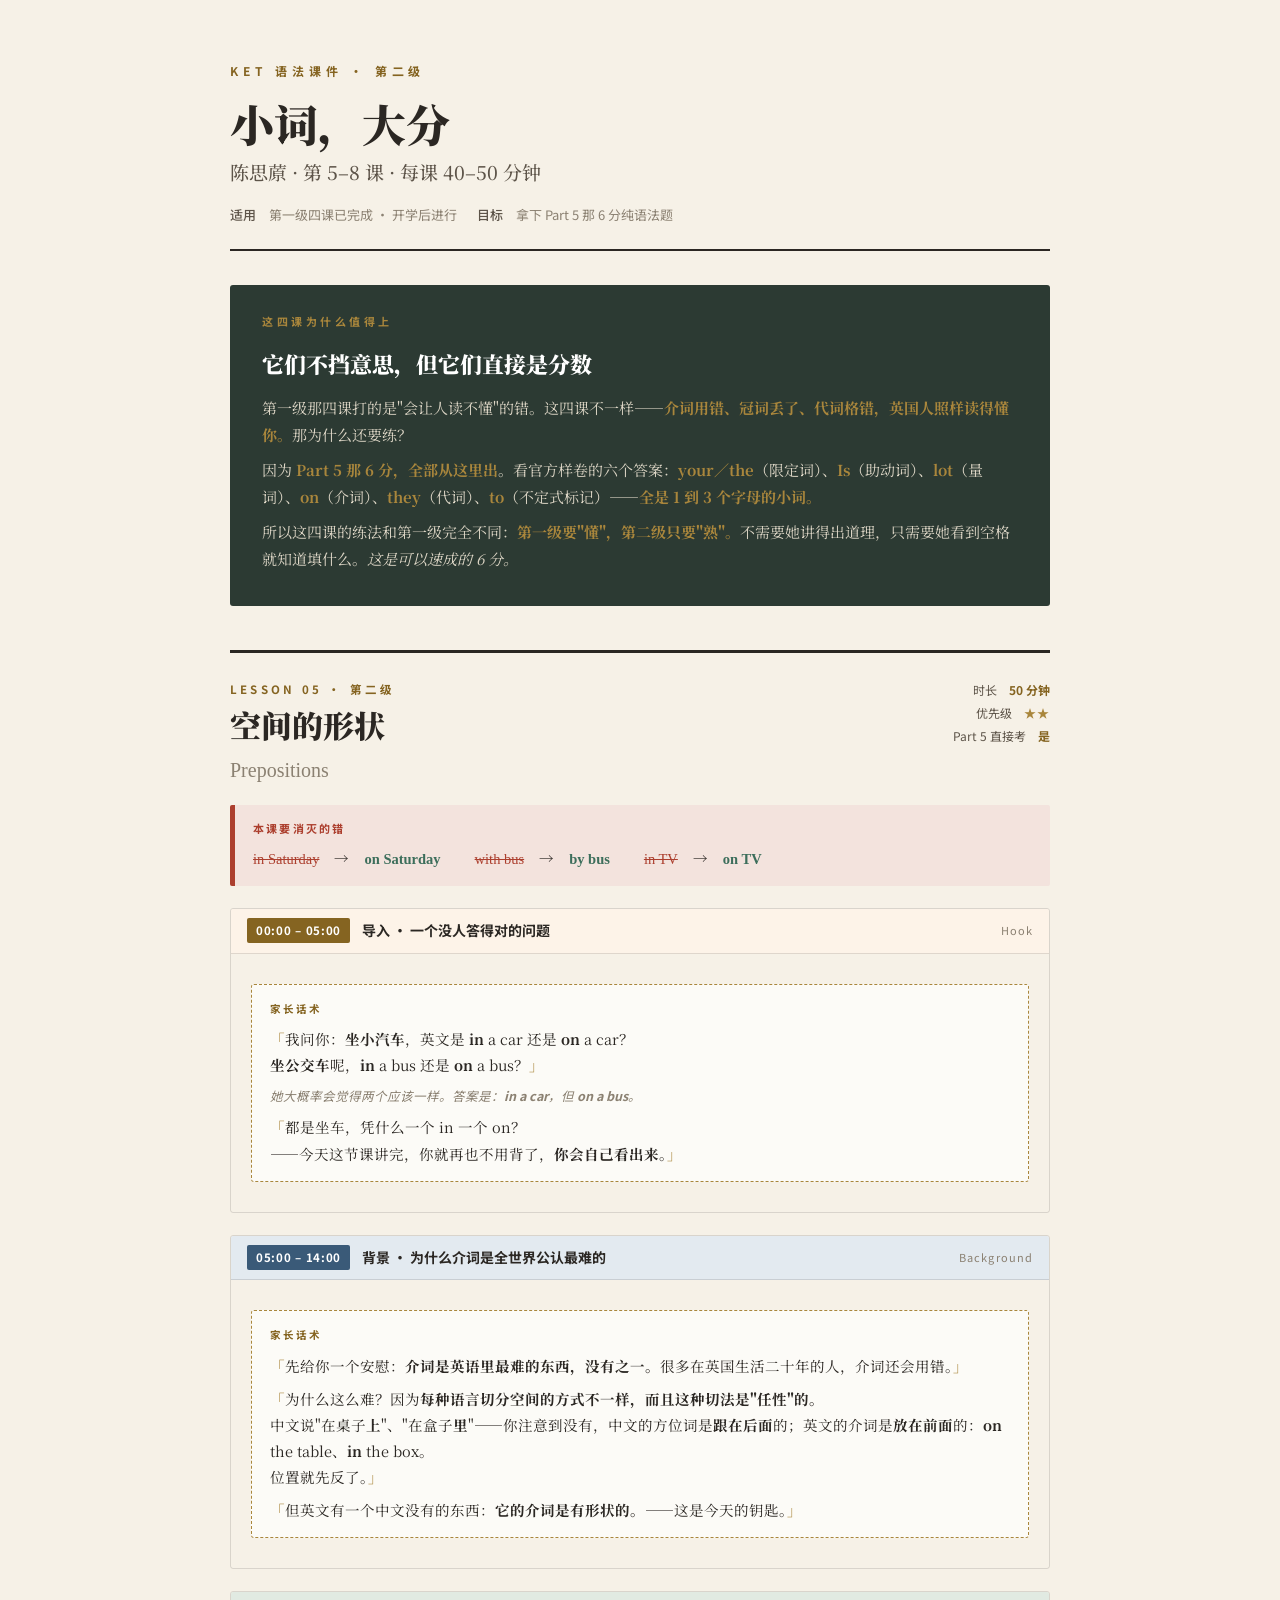
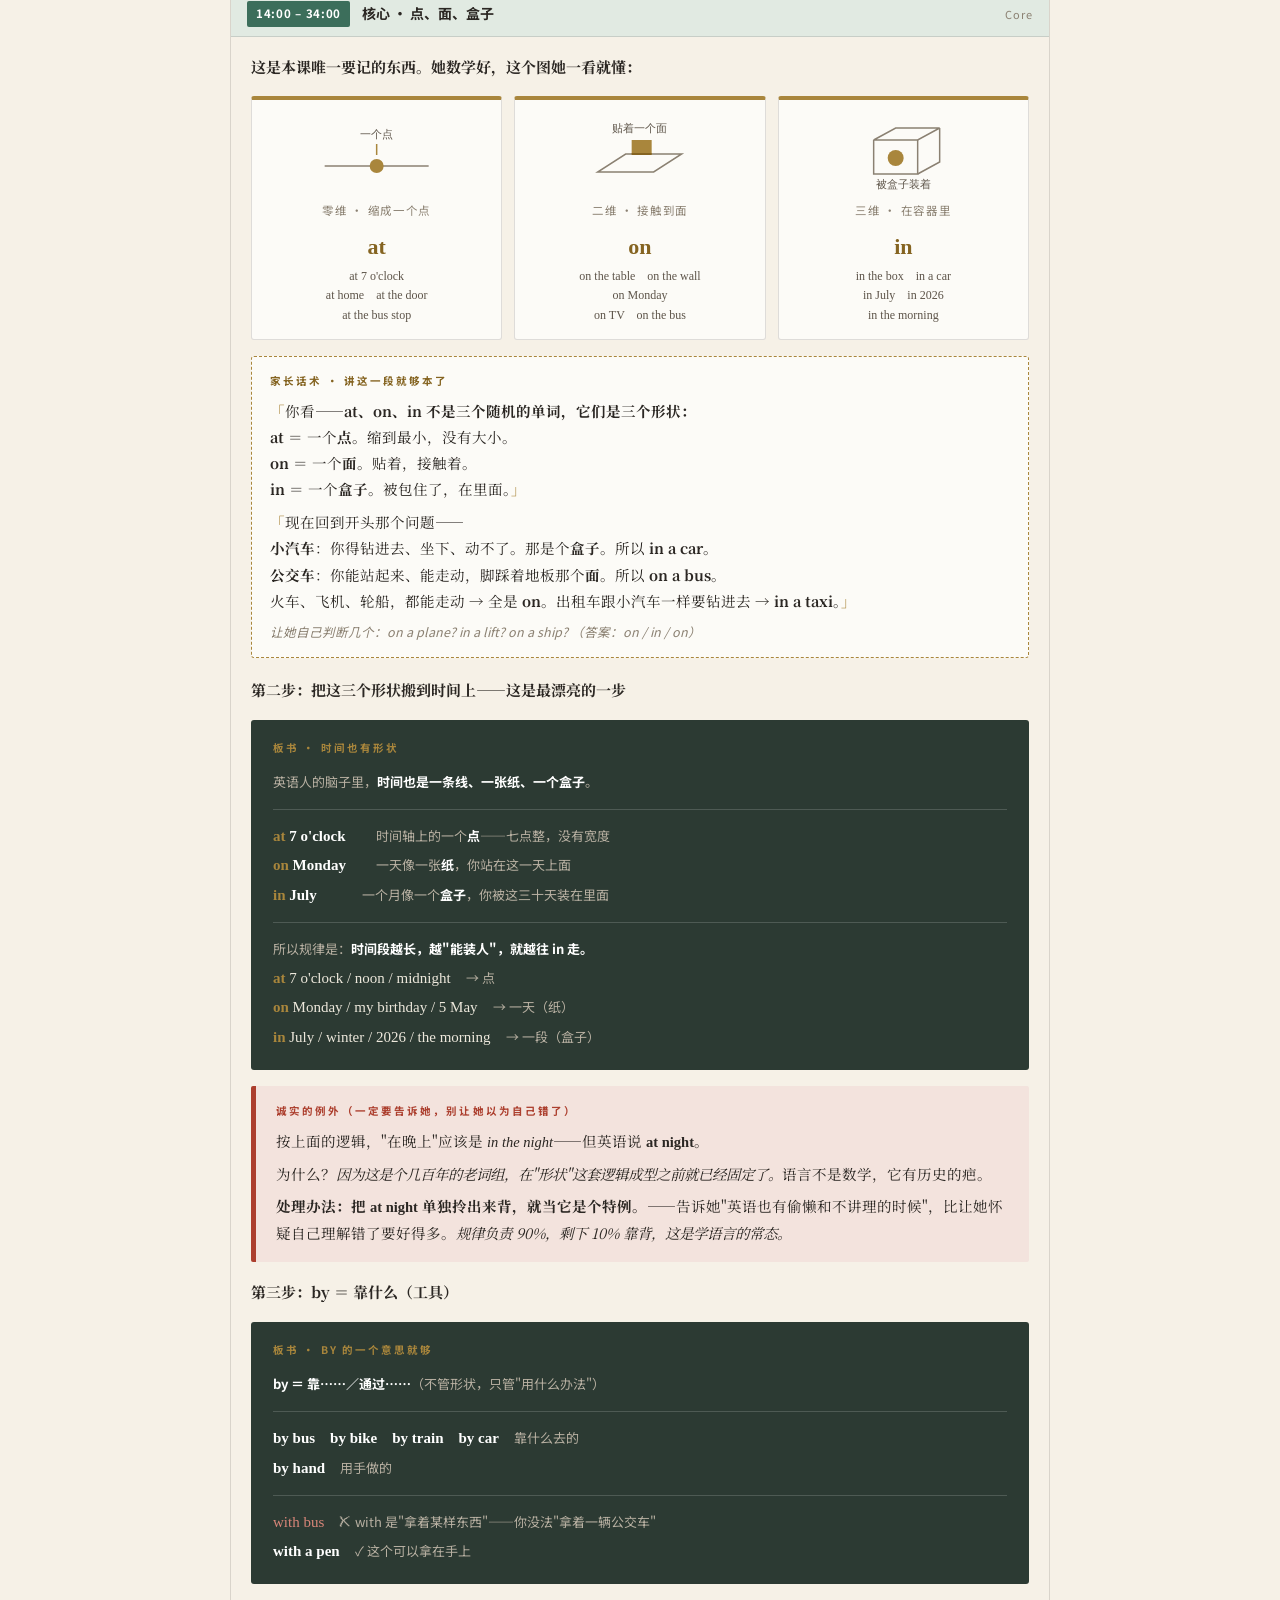
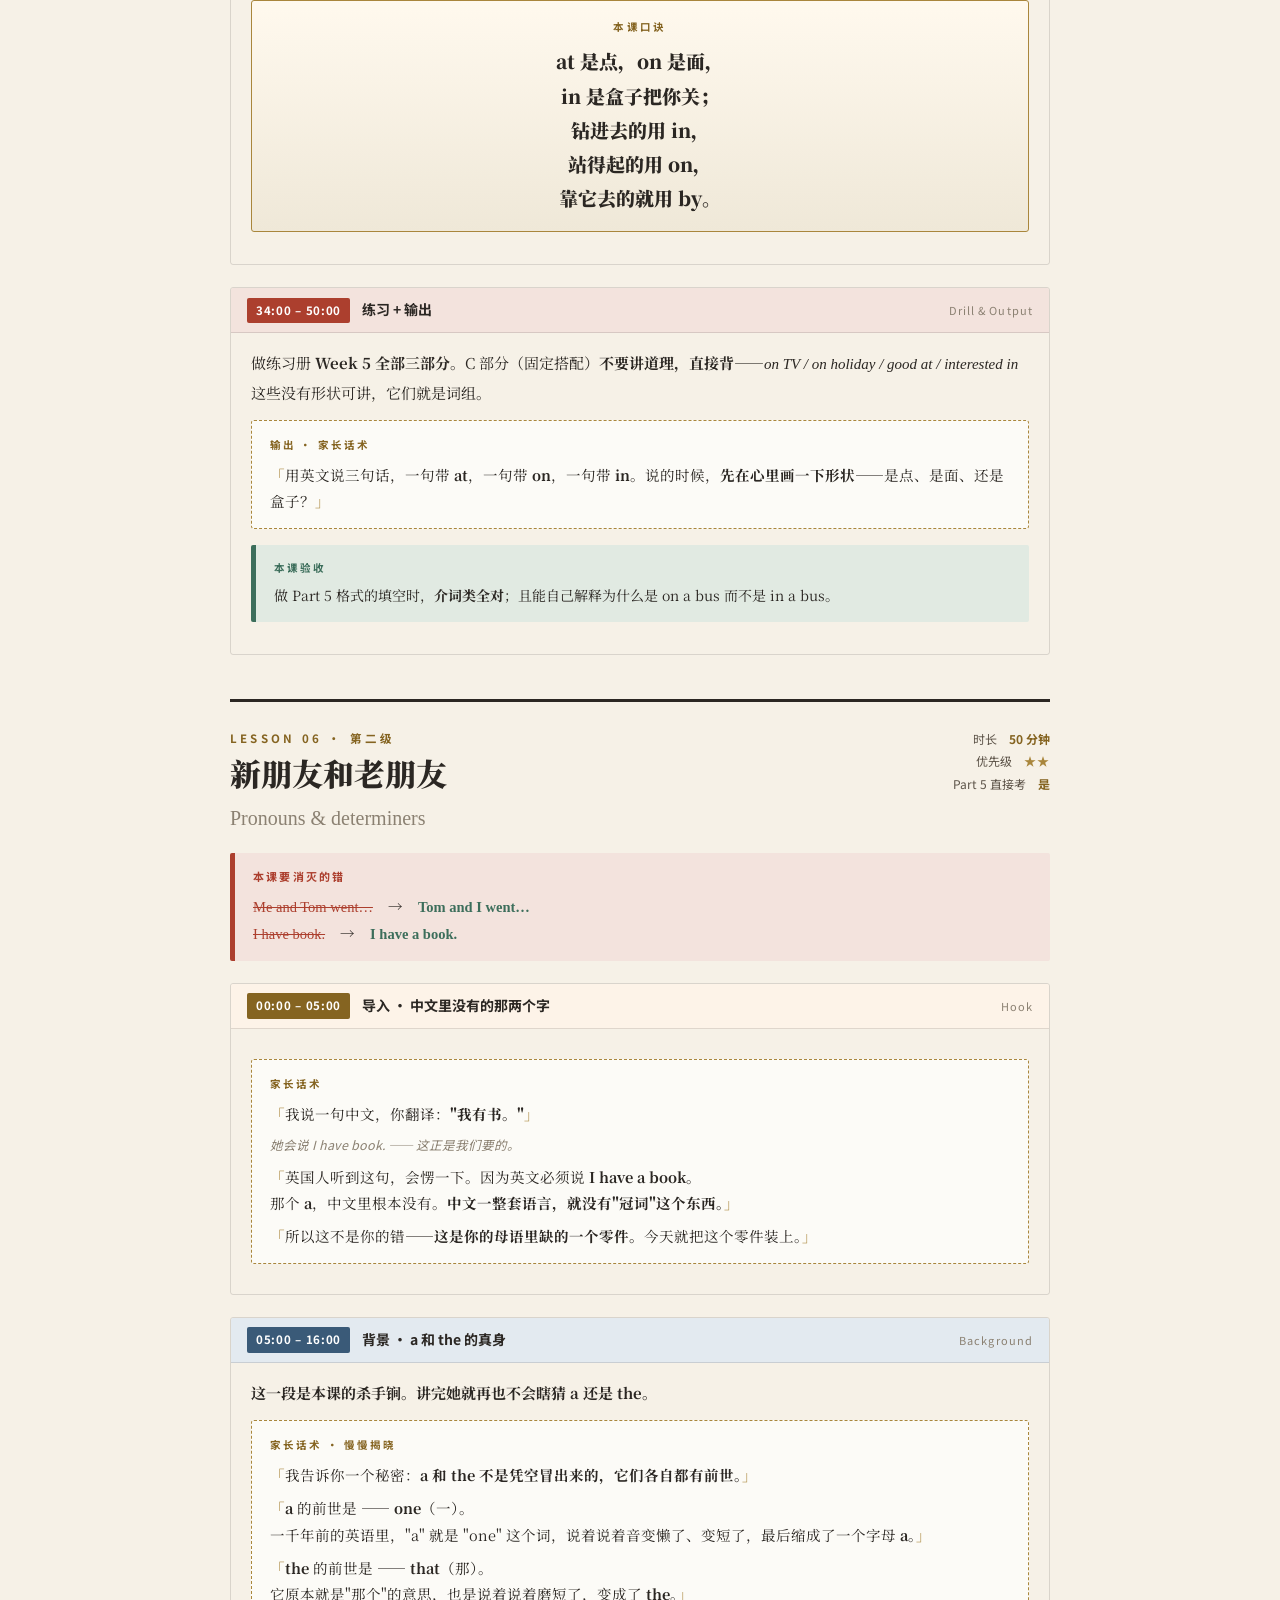
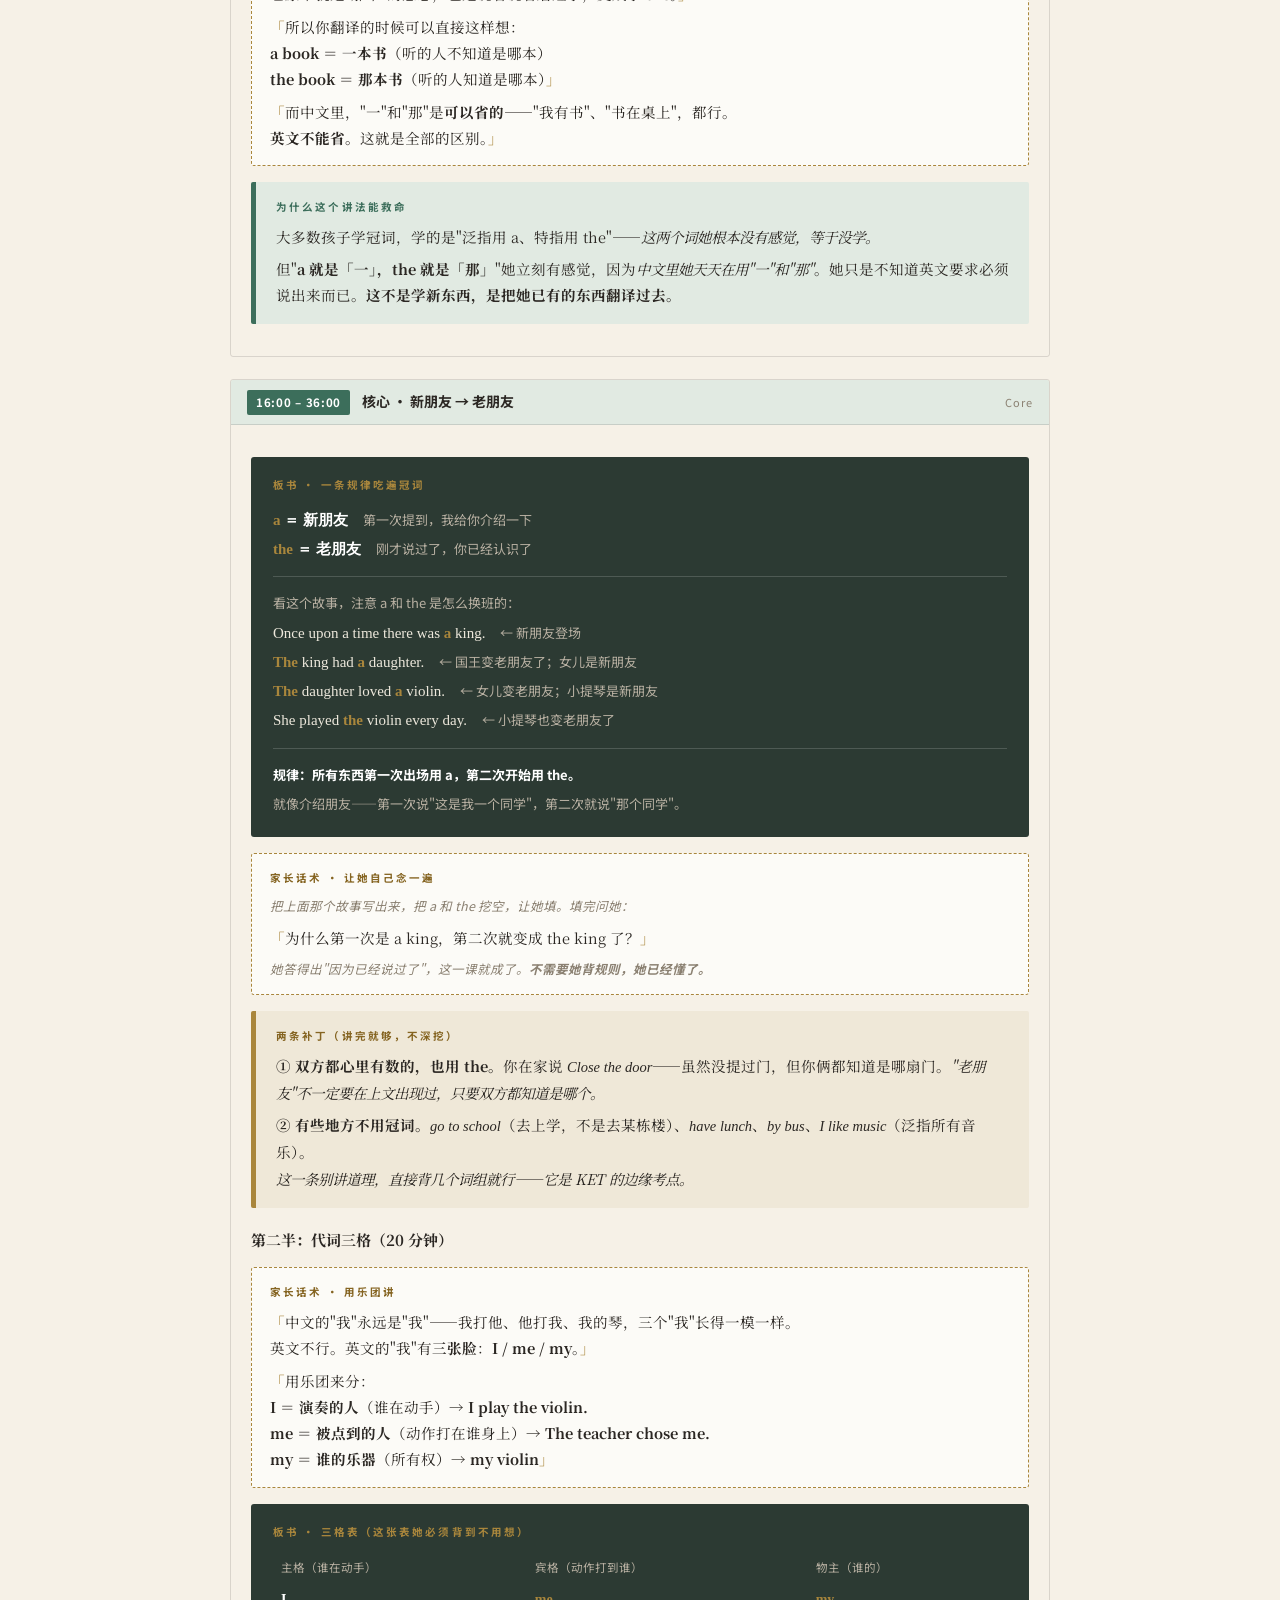
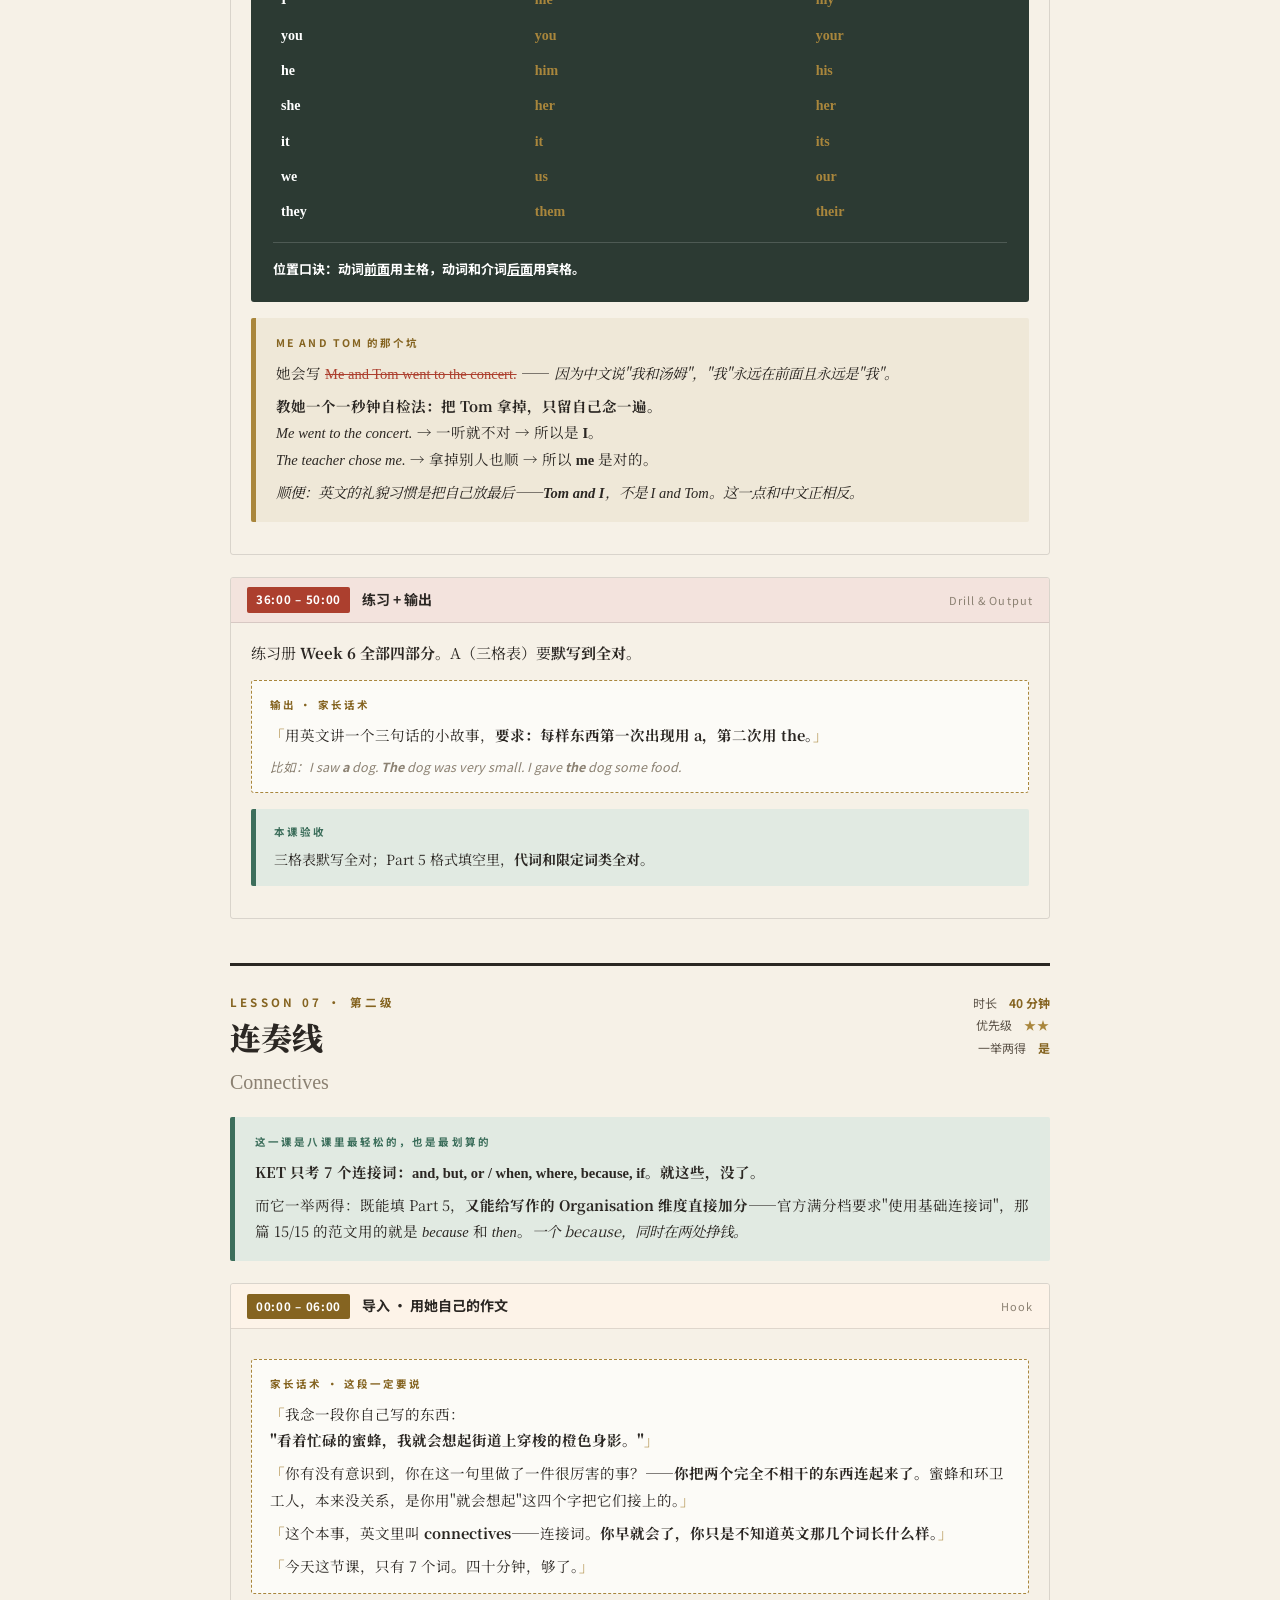
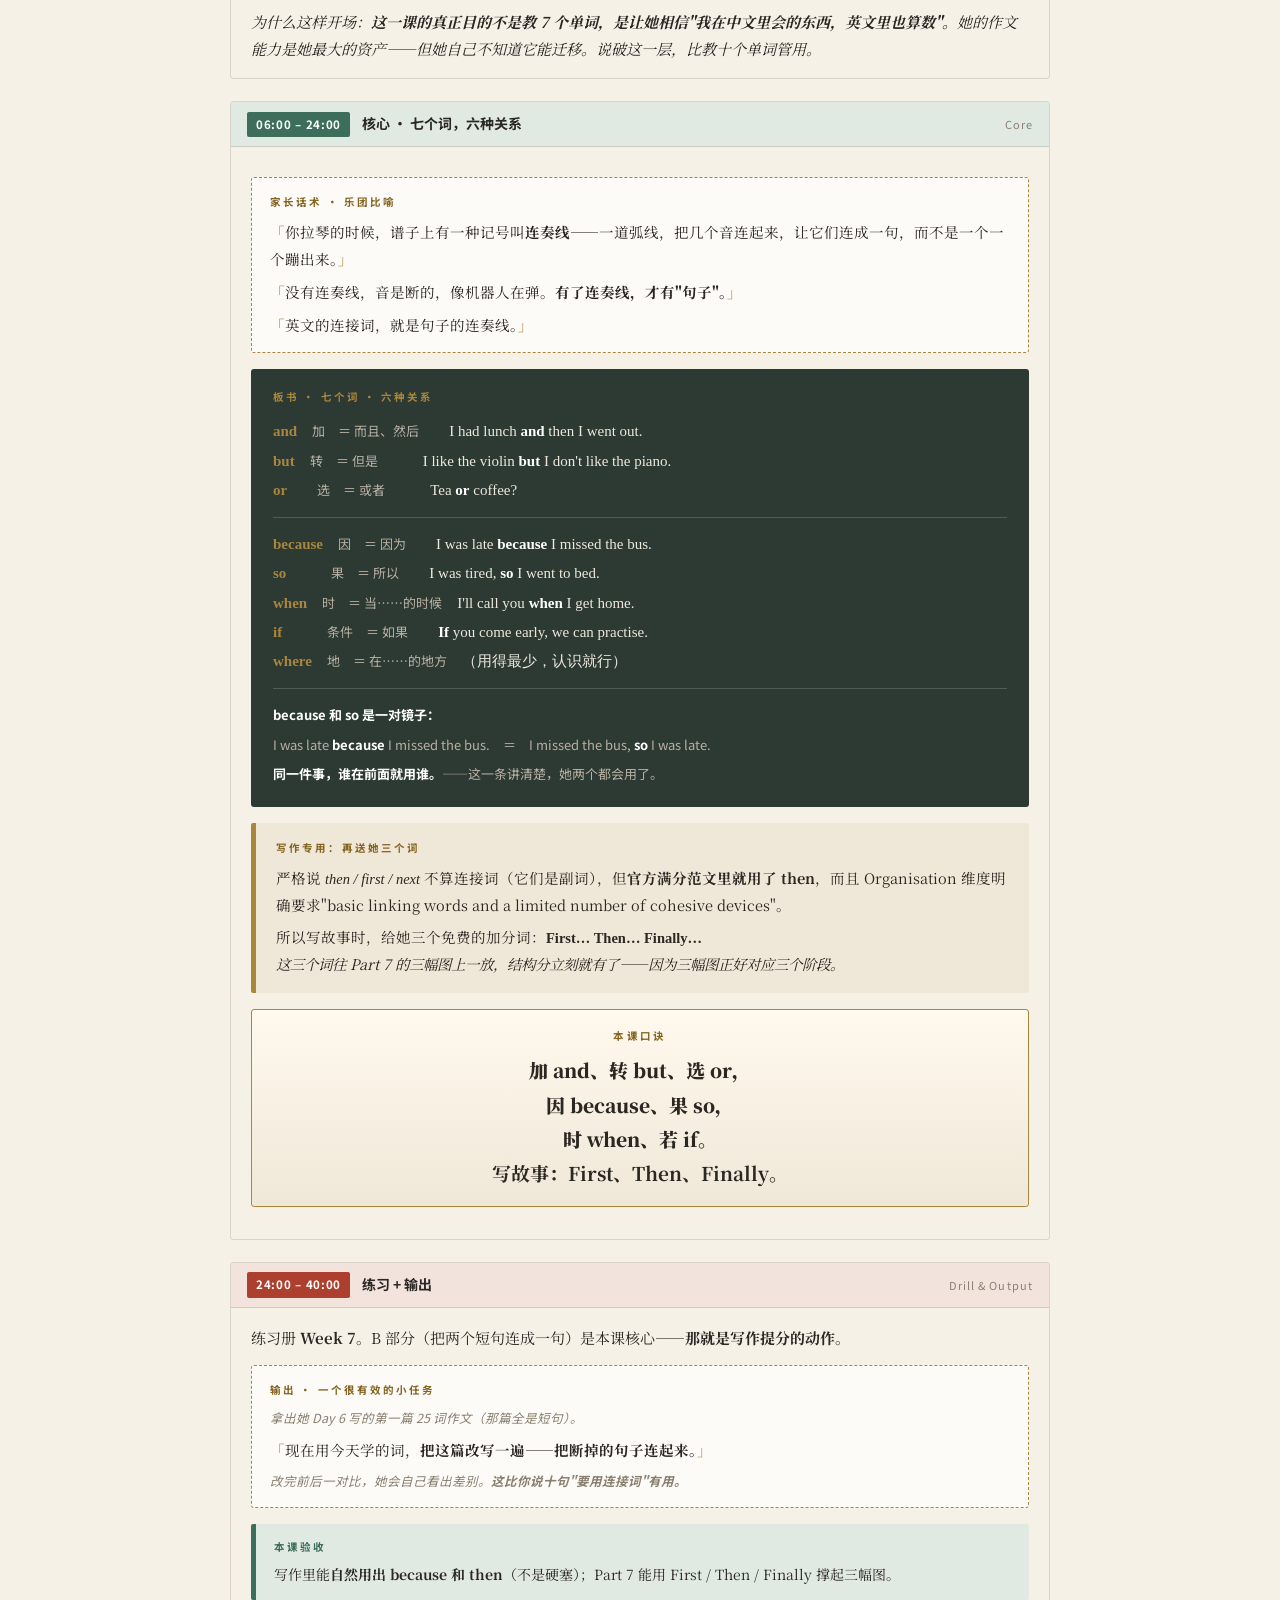
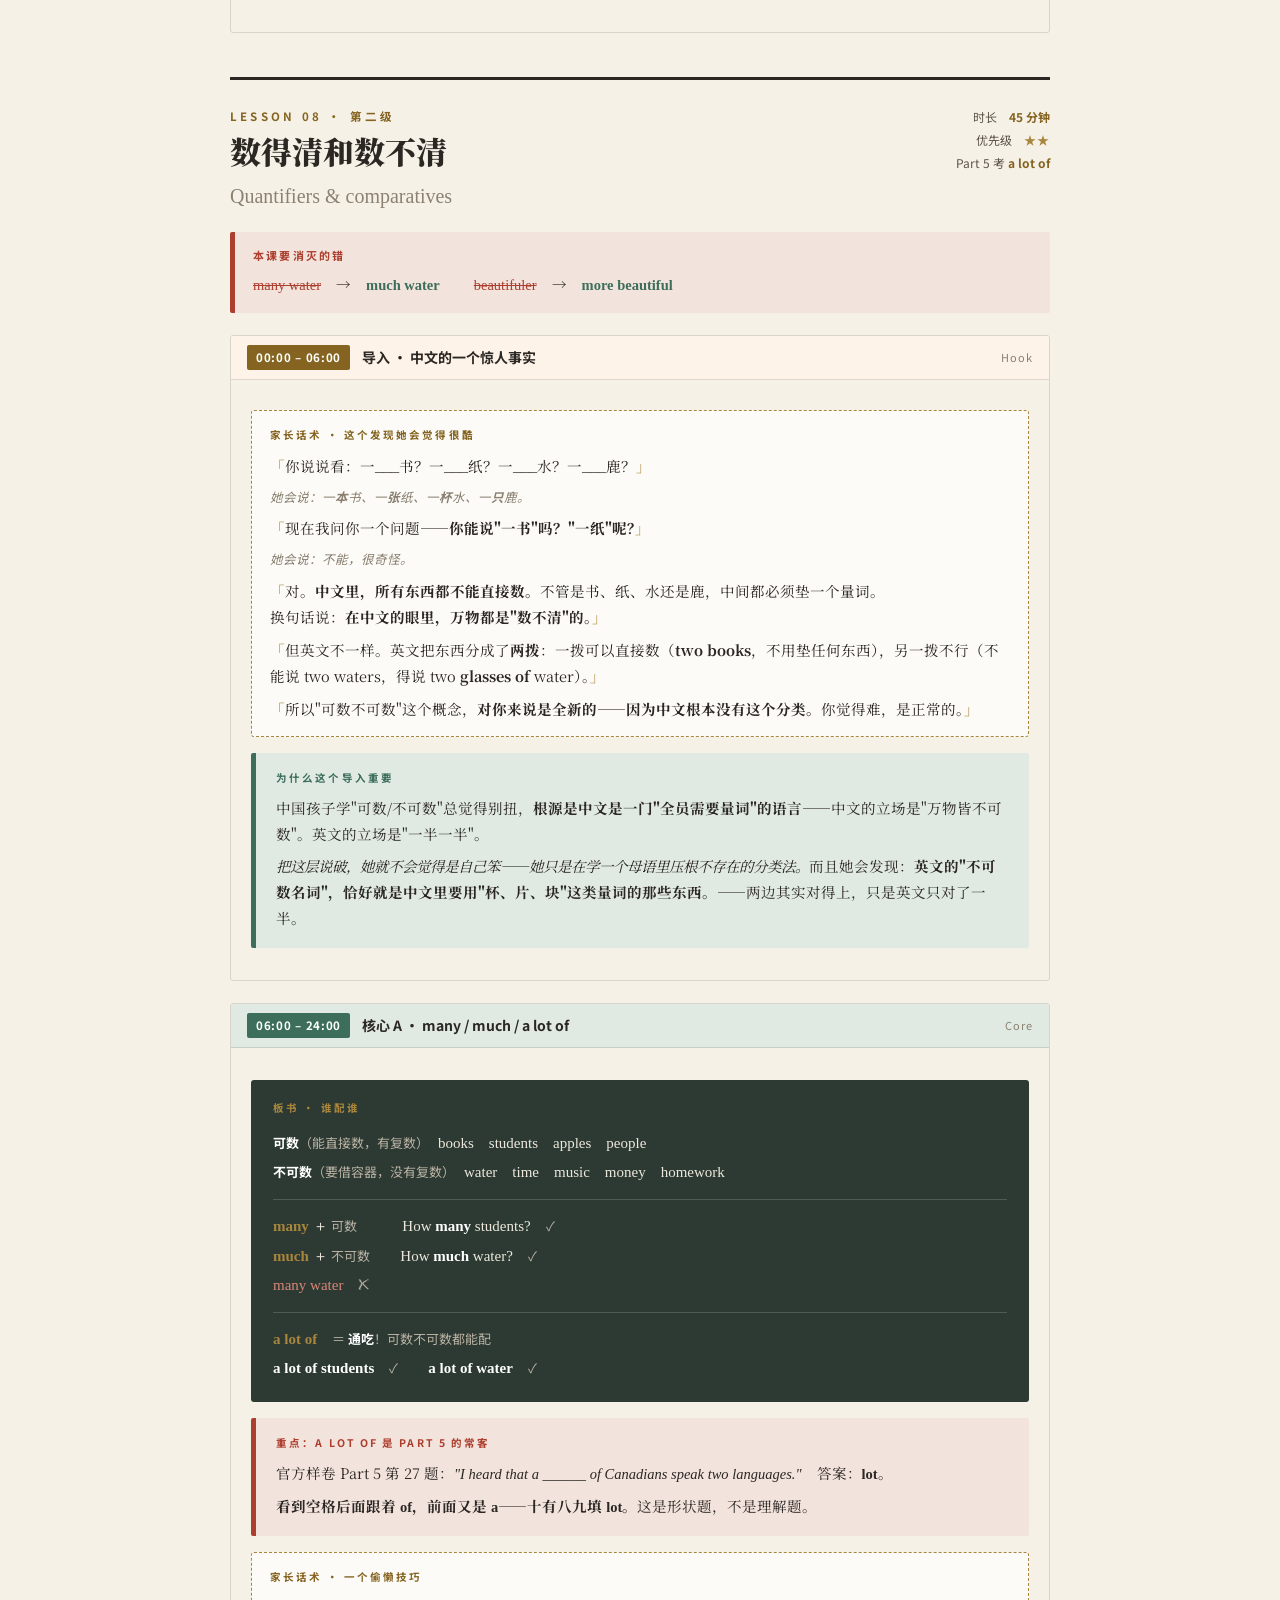
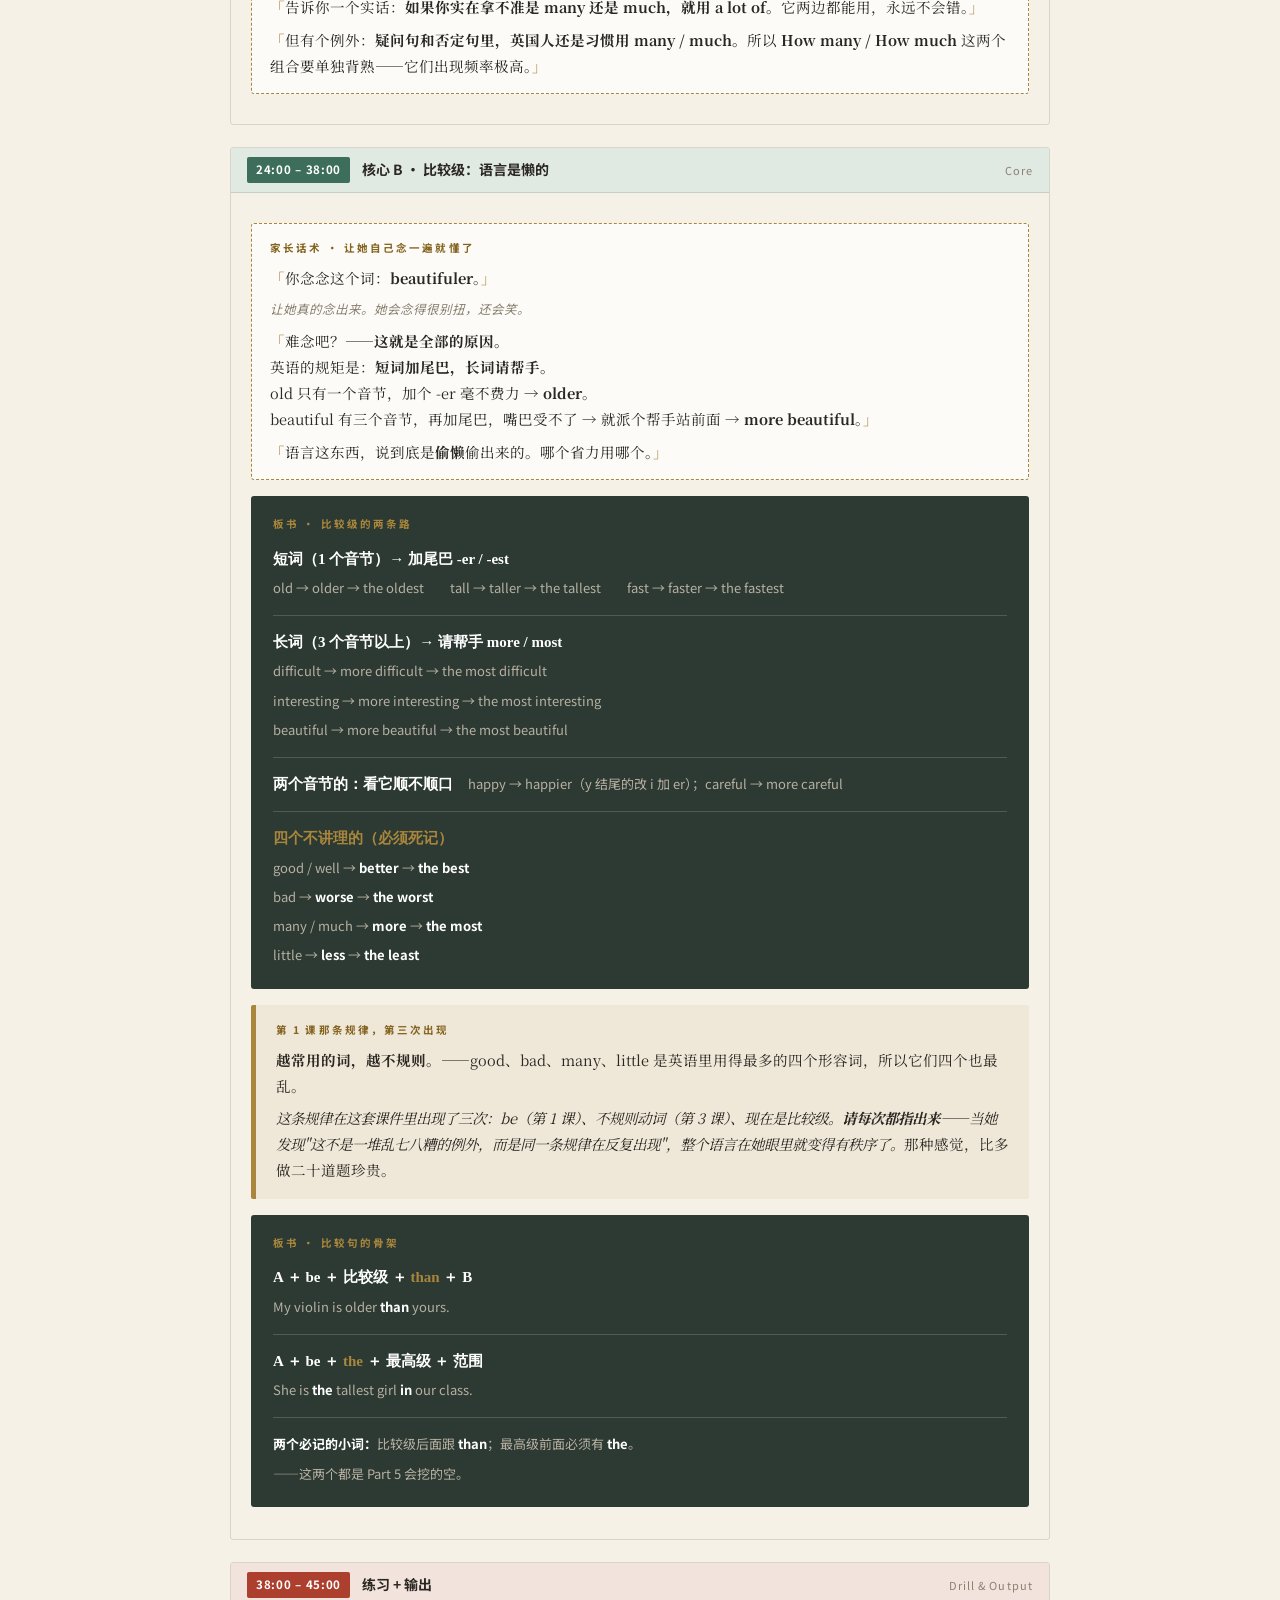
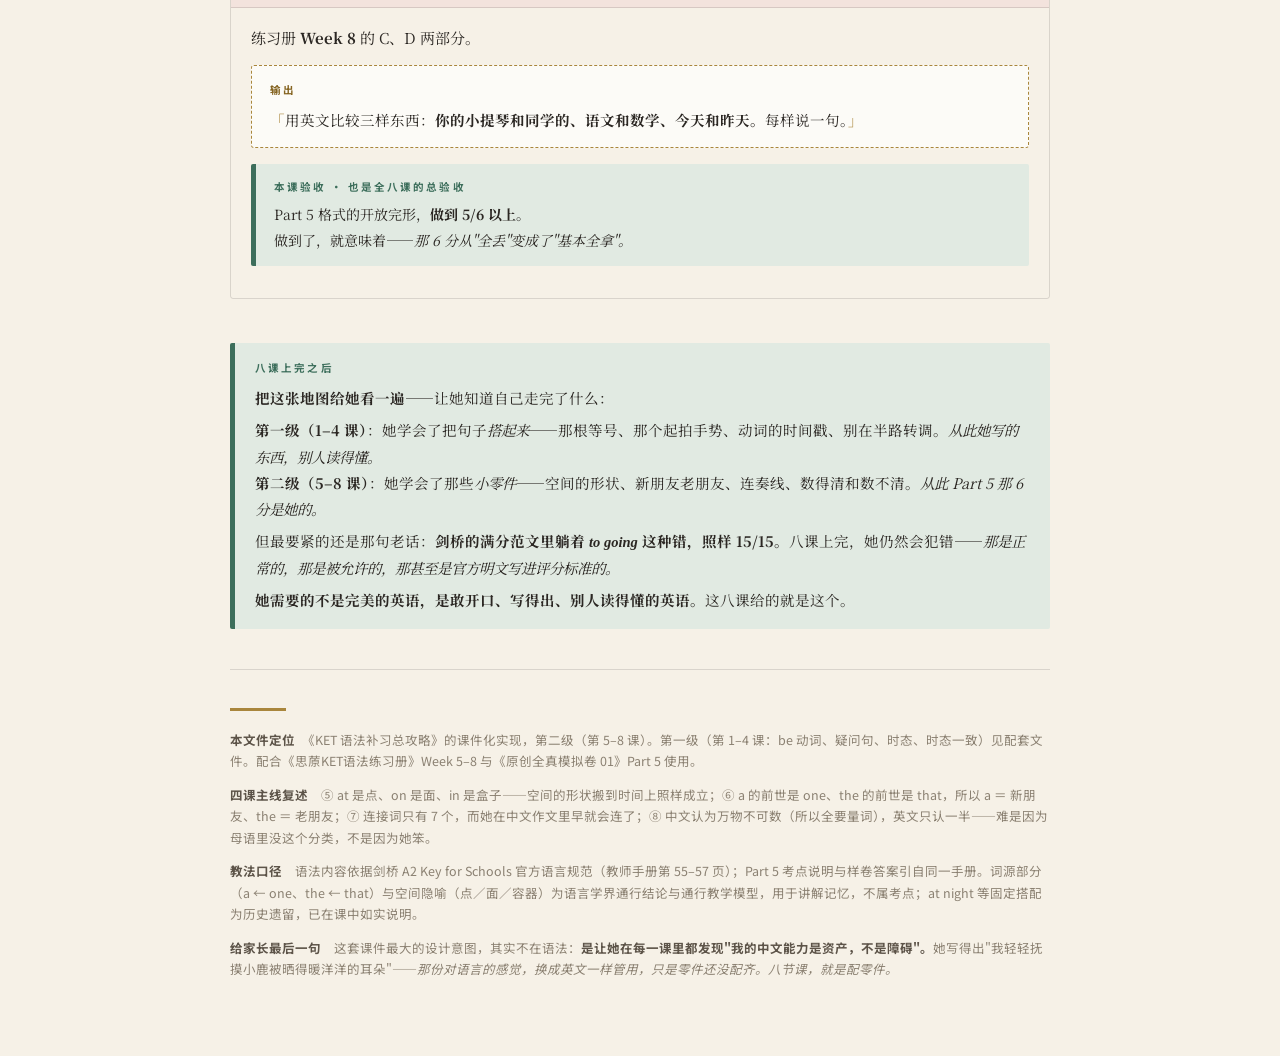
<file: Docs/源源PET学习/思蒝KET语法课件-第二级第5-8课.html>
<!DOCTYPE html>
<html lang="zh-CN">
<head>
<meta charset="UTF-8">
<meta name="viewport" content="width=device-width, initial-scale=1.0">
<title>思蒝 · KET 语法课件（第二级 · 第 5–8 课）</title>
<link href="https://fonts.googleapis.com/css2?family=Noto+Serif+SC:wght@400;500;700;900&family=Noto+Sans+SC:wght@400;500;700&display=swap" rel="stylesheet">
<style>
  :root{
    --paper:#F6F1E7;--paper-2:#EFE8D8;--ink:#2B2723;--ink-soft:#5D5449;--ink-faint:#8B8172;
    --gold:#A9863C;--gold-deep:#856421;--red:#AC3F2E;--red-soft:#F3E3DD;
    --jade:#3C6E5B;--jade-soft:#E1EAE2;--blue:#3A5A78;--blue-soft:#E3EAF0;
    --board:#2C3A33;
    --line:rgba(43,39,35,.14);
    --serif:"Noto Serif SC",STSong,"Songti SC",SimSun,serif;
    --sans:"Noto Sans SC","PingFang SC","Microsoft YaHei",sans-serif;
    --en:Georgia,"Times New Roman",serif;
  }
  *{box-sizing:border-box;}
  html{scroll-behavior:smooth;}
  body{margin:0;background:var(--paper);color:var(--ink);font-family:var(--serif);line-height:1.85;-webkit-font-smoothing:antialiased;}
  .wrap{max-width:880px;margin:0 auto;padding:0 30px;}
  .masthead{padding:60px 0 22px;border-bottom:2px solid var(--ink);}
  .kicker{font-family:var(--sans);font-size:12px;letter-spacing:.4em;text-transform:uppercase;color:var(--gold-deep);font-weight:700;margin-bottom:16px;}
  h1{font-size:44px;line-height:1.16;font-weight:900;margin:0;}
  h1 .sub{display:block;font-size:19px;font-weight:500;color:var(--ink-soft);margin-top:12px;}
  .byline{font-family:var(--sans);font-size:13px;color:var(--ink-faint);display:flex;flex-wrap:wrap;gap:6px 20px;margin-top:20px;}
  .byline b{color:var(--ink-soft);font-weight:500;}

  .spine{margin:34px 0 10px;padding:26px 32px;background:var(--board);color:#EDE8DC;border-radius:3px;}
  .spine .lab{font-family:var(--sans);font-size:11px;letter-spacing:.32em;text-transform:uppercase;color:var(--gold);font-weight:700;margin-bottom:12px;}
  .spine h3{font-size:22px;font-weight:900;margin:0 0 10px;color:#fff;border:none;padding:0;}
  .spine p{margin:8px 0;font-size:15px;line-height:1.8;color:#DDD6C6;}
  .spine b{color:var(--gold);}

  .lesson{margin:44px 0 0;border-top:3px solid var(--ink);padding-top:26px;}
  .lhead{display:flex;justify-content:space-between;align-items:flex-start;flex-wrap:wrap;gap:10px;}
  .lno{font-family:var(--sans);font-size:11.5px;letter-spacing:.28em;text-transform:uppercase;color:var(--gold-deep);font-weight:700;}
  h2{font-size:31px;font-weight:900;margin:4px 0 6px;line-height:1.26;}
  h2 .en{font-family:var(--en);font-weight:400;color:var(--ink-faint);font-size:20px;}
  .meta{font-family:var(--sans);font-size:12px;color:var(--ink-soft);text-align:right;line-height:1.9;white-space:nowrap;}
  .meta b{color:var(--gold-deep);}
  .meta .star{color:var(--gold);letter-spacing:1px;}

  .fixerr{background:var(--red-soft);border-left:5px solid var(--red);border-radius:2px;padding:14px 18px;margin:16px 0;font-size:14.5px;line-height:1.8;}
  .fixerr .t{font-family:var(--sans);font-size:11px;letter-spacing:.2em;text-transform:uppercase;font-weight:700;color:var(--red);margin-bottom:6px;}
  .bad{color:var(--red);font-family:var(--en);text-decoration:line-through;text-decoration-thickness:1px;}
  .good{color:var(--jade);font-family:var(--en);font-weight:700;}
  .enx{font-family:var(--en);}

  .tb{margin:22px 0;border:1px solid var(--line);border-radius:3px;overflow:hidden;}
  .tb-h{display:flex;align-items:center;gap:12px;padding:9px 16px;background:var(--paper-2);border-bottom:1px solid var(--line);}
  .tb-h .clock{font-family:var(--sans);font-size:11.5px;font-weight:700;letter-spacing:.06em;color:#fff;background:var(--gold);padding:2px 9px;border-radius:2px;white-space:nowrap;}
  .tb-h .name{font-family:var(--sans);font-size:14px;font-weight:700;color:var(--ink);}
  .tb-h .kind{font-family:var(--sans);font-size:11px;color:var(--ink-faint);margin-left:auto;letter-spacing:.1em;}
  .tb-b{padding:16px 20px;font-size:15px;line-height:1.82;}
  .tb-b p{margin:9px 0;}.tb-b p:first-child{margin-top:0;}.tb-b p:last-child{margin-bottom:0;}
  .tb.hook .tb-h{background:#FDF3E8;} .tb.hook .clock{background:var(--gold-deep);}
  .tb.story .tb-h{background:var(--blue-soft);} .tb.story .clock{background:var(--blue);}
  .tb.core .tb-h{background:var(--jade-soft);} .tb.core .clock{background:var(--jade);}
  .tb.out .tb-h{background:var(--red-soft);} .tb.out .clock{background:var(--red);}

  .script{background:#FCFBF7;border:1px dashed var(--gold);border-radius:3px;padding:14px 18px;margin:14px 0;}
  .script .sl{font-family:var(--sans);font-size:10.5px;letter-spacing:.2em;text-transform:uppercase;font-weight:700;color:var(--gold-deep);margin-bottom:8px;}
  .script p{margin:7px 0;font-size:14.5px;line-height:1.8;}
  .script .say::before{content:"「";color:var(--gold);font-weight:700;}
  .script .say::after{content:"」";color:var(--gold);font-weight:700;}
  .script .do{font-family:var(--sans);font-size:12.5px;color:var(--ink-faint);font-style:italic;}

  .board{background:var(--board);color:#EDE8DC;border-radius:3px;padding:18px 22px;margin:16px 0;font-family:var(--en);font-size:15px;line-height:1.95;}
  .board .bl{font-family:var(--sans);font-size:10.5px;letter-spacing:.2em;text-transform:uppercase;color:var(--gold);font-weight:700;margin-bottom:10px;}
  .board b{color:#fff;}
  .board .hl{color:var(--gold);font-weight:700;}
  .board .x{color:#D98679;}
  .board .cn{font-family:var(--sans);font-size:13px;color:#B8B0A2;}
  .board hr{border:none;border-top:1px solid rgba(255,255,255,.16);margin:12px 0;}

  /* 3D preposition diagram */
  .dims{display:grid;grid-template-columns:repeat(3,1fr);gap:12px;margin:16px 0;}
  .dim{background:#FCFBF7;border:1px solid var(--line);border-top:4px solid var(--gold);border-radius:3px;padding:14px;text-align:center;}
  .dim svg{width:100%;height:78px;display:block;margin-bottom:8px;}
  .dim .w{font-family:var(--en);font-size:22px;font-weight:700;color:var(--gold-deep);}
  .dim .d{font-family:var(--sans);font-size:11.5px;color:var(--ink-faint);letter-spacing:.06em;margin-bottom:6px;}
  .dim .ex{font-family:var(--en);font-size:12px;color:var(--ink-soft);line-height:1.6;}

  .mne{background:linear-gradient(0deg,var(--paper-2),#FFF9EE);border:1px solid var(--gold);border-radius:3px;padding:16px 20px;margin:16px 0;text-align:center;}
  .mne .ml{font-family:var(--sans);font-size:10.5px;letter-spacing:.22em;text-transform:uppercase;color:var(--gold-deep);font-weight:700;margin-bottom:8px;}
  .mne .mt{font-family:var(--serif);font-size:19px;font-weight:900;line-height:1.8;color:var(--ink);}
  .mne .mn{font-family:var(--sans);font-size:12.5px;color:var(--ink-soft);margin-top:8px;}

  .tbl{width:100%;border-collapse:collapse;margin:14px 0;font-size:13px;font-family:var(--sans);}
  .tbl th{background:var(--ink);color:var(--paper);text-align:left;padding:8px 10px;font-weight:700;font-size:11px;}
  .tbl td{padding:8px 10px;border-bottom:1px solid var(--line);vertical-align:top;line-height:1.6;}
  .tbl tr:nth-child(even) td{background:rgba(169,134,60,.05);}
  .tbl .en{font-family:var(--en);}
  .tbl .k{font-weight:700;color:var(--gold-deep);}

  .call{border-radius:2px;padding:16px 20px;margin:16px 0;font-size:14.5px;line-height:1.8;}
  .call .tag{font-family:var(--sans);font-size:10.5px;letter-spacing:.2em;text-transform:uppercase;font-weight:700;display:block;margin-bottom:7px;}
  .call.gold{background:var(--paper-2);border-left:5px solid var(--gold);}.call.gold .tag{color:var(--gold-deep);}
  .call.jade{background:var(--jade-soft);border-left:5px solid var(--jade);}.call.jade .tag{color:var(--jade);}
  .call.red{background:var(--red-soft);border-left:5px solid var(--red);}.call.red .tag{color:var(--red);}
  .call p{margin:6px 0;}.call p:first-child{margin-top:0;}.call p:last-child{margin-bottom:0;}

  .check{background:var(--jade-soft);border-left:5px solid var(--jade);border-radius:2px;padding:13px 18px;margin:16px 0;font-size:14px;}
  .check .cl{font-family:var(--sans);font-size:10.5px;letter-spacing:.2em;text-transform:uppercase;font-weight:700;color:var(--jade);margin-bottom:6px;}

  footer{padding:38px 0 64px;font-family:var(--sans);font-size:12.5px;color:var(--ink-faint);line-height:1.7;margin-top:40px;border-top:1px solid var(--line);}
  footer .rule{width:56px;height:3px;background:var(--gold);margin-bottom:18px;}
  footer b{color:var(--ink-soft);}

  @media (max-width:640px){
    .wrap{padding:0 18px;}h1{font-size:30px;}h2{font-size:23px;}
    .meta{text-align:left;}.tbl{font-size:11.5px;}.board{font-size:13.5px;}.dims{grid-template-columns:1fr;}
  }
  @media print{
    body{background:#fff;}.lesson{page-break-before:always;}
    .tb,.board,.script,.mne,.dims{page-break-inside:avoid;}
    .board,.spine{-webkit-print-color-adjust:exact;print-color-adjust:exact;}
  }
</style>
</head>
<body>
<div class="wrap">

  <header class="masthead">
    <div class="kicker">KET 语法课件 · 第二级</div>
    <h1>小词，大分<span class="sub">陈思蒝 · 第 5–8 课 · 每课 40–50 分钟</span></h1>
    <div class="byline">
      <span><b>适用</b>　第一级四课已完成 · 开学后进行</span>
      <span><b>目标</b>　拿下 Part 5 那 6 分纯语法题</span>
    </div>
  </header>

  <div class="spine">
    <div class="lab">这四课为什么值得上</div>
    <h3>它们不挡意思，但它们直接是分数</h3>
    <p>第一级那四课打的是"会让人读不懂"的错。这四课不一样——<b>介词用错、冠词丢了、代词格错，英国人照样读得懂你。</b>那为什么还要练？</p>
    <p>因为 <b>Part 5 那 6 分，全部从这里出</b>。看官方样卷的六个答案：<b>your／the</b>（限定词）、<b>Is</b>（助动词）、<b>lot</b>（量词）、<b>on</b>（介词）、<b>they</b>（代词）、<b>to</b>（不定式标记）——<b>全是 1 到 3 个字母的小词。</b></p>
    <p>所以这四课的练法和第一级完全不同：<b>第一级要"懂"，第二级只要"熟"。</b>不需要她讲得出道理，只需要她看到空格就知道填什么。<em>这是可以速成的 6 分。</em></p>
  </div>

  <!-- ================= LESSON 5 ================= -->
  <div class="lesson">
    <div class="lhead">
      <div>
        <div class="lno">Lesson 05 · 第二级</div>
        <h2>空间的形状<br><span class="en">Prepositions</span></h2>
      </div>
      <div class="meta">
        时长　<b>50 分钟</b><br>
        优先级　<span class="star">★★</span><br>
        Part 5 直接考　<b>是</b>
      </div>
    </div>

    <div class="fixerr">
      <div class="t">本课要消灭的错</div>
      <span class="bad">in Saturday</span>　→　<span class="good">on Saturday</span>　　
      <span class="bad">with bus</span>　→　<span class="good">by bus</span>　　
      <span class="bad">in TV</span>　→　<span class="good">on TV</span>
    </div>

    <div class="tb hook">
      <div class="tb-h"><span class="clock">00:00 – 05:00</span><span class="name">导入 · 一个没人答得对的问题</span><span class="kind">Hook</span></div>
      <div class="tb-b">
        <div class="script">
          <div class="sl">家长话术</div>
          <p class="say">我问你：<b>坐小汽车</b>，英文是 <b>in</b> a car 还是 <b>on</b> a car？<br><b>坐公交车</b>呢，<b>in</b> a bus 还是 <b>on</b> a bus？</p>
          <p class="do">她大概率会觉得两个应该一样。答案是：<b>in a car</b>，但 <b>on a bus</b>。</p>
          <p class="say">都是坐车，凭什么一个 in 一个 on？<br>——今天这节课讲完，你就再也不用背了，<b>你会自己看出来</b>。</p>
        </div>
      </div>
    </div>

    <div class="tb story">
      <div class="tb-h"><span class="clock">05:00 – 14:00</span><span class="name">背景 · 为什么介词是全世界公认最难的</span><span class="kind">Background</span></div>
      <div class="tb-b">
        <div class="script">
          <div class="sl">家长话术</div>
          <p class="say">先给你一个安慰：<b>介词是英语里最难的东西，没有之一。</b>很多在英国生活二十年的人，介词还会用错。</p>
          <p class="say">为什么这么难？因为<b>每种语言切分空间的方式不一样，而且这种切法是"任性"的。</b><br>
          中文说"在桌子<b>上</b>"、"在盒子<b>里</b>"——你注意到没有，中文的方位词是<b>跟在后面</b>的；英文的介词是<b>放在前面</b>的：<b>on</b> the table、<b>in</b> the box。<br>位置就先反了。</p>
          <p class="say">但英文有一个中文没有的东西：<b>它的介词是有形状的。</b>——这是今天的钥匙。</p>
        </div>
      </div>
    </div>

    <div class="tb core">
      <div class="tb-h"><span class="clock">14:00 – 34:00</span><span class="name">核心 · 点、面、盒子</span><span class="kind">Core</span></div>
      <div class="tb-b">
        <p><strong>这是本课唯一要记的东西。她数学好，这个图她一看就懂：</strong></p>

        <div class="dims">
          <div class="dim">
            <svg viewBox="0 0 120 78" xmlns="http://www.w3.org/2000/svg">
              <line x1="8" y1="52" x2="112" y2="52" stroke="#8B8172" stroke-width="1.5"/>
              <circle cx="60" cy="52" r="7" fill="#A9863C"/>
              <line x1="60" y1="30" x2="60" y2="41" stroke="#A9863C" stroke-width="1.5"/>
              <text x="60" y="24" font-family="Georgia" font-size="11" fill="#5D5449" text-anchor="middle">一个点</text>
            </svg>
            <div class="d">零维 · 缩成一个点</div>
            <div class="w">at</div>
            <div class="ex">at 7 o'clock<br>at home　at the door<br>at the bus stop</div>
          </div>
          <div class="dim">
            <svg viewBox="0 0 120 78" xmlns="http://www.w3.org/2000/svg">
              <path d="M18 58 L74 58 L102 40 L46 40 Z" fill="none" stroke="#8B8172" stroke-width="1.5"/>
              <rect x="52" y="26" width="20" height="14" fill="#A9863C"/>
              <line x1="52" y1="40" x2="72" y2="40" stroke="#856421" stroke-width="2"/>
              <text x="60" y="18" font-family="Georgia" font-size="11" fill="#5D5449" text-anchor="middle">贴着一个面</text>
            </svg>
            <div class="d">二维 · 接触到面</div>
            <div class="w">on</div>
            <div class="ex">on the table　on the wall<br>on Monday<br>on TV　on the bus</div>
          </div>
          <div class="dim">
            <svg viewBox="0 0 120 78" xmlns="http://www.w3.org/2000/svg">
              <path d="M30 26 L74 26 L96 14 L52 14 Z" fill="none" stroke="#8B8172" stroke-width="1.5"/>
              <path d="M30 26 L30 60 L74 60 L74 26" fill="none" stroke="#8B8172" stroke-width="1.5"/>
              <path d="M74 60 L96 48 L96 14" fill="none" stroke="#8B8172" stroke-width="1.5"/>
              <circle cx="52" cy="44" r="8" fill="#A9863C"/>
              <text x="60" y="74" font-family="Georgia" font-size="11" fill="#5D5449" text-anchor="middle">被盒子装着</text>
            </svg>
            <div class="d">三维 · 在容器里</div>
            <div class="w">in</div>
            <div class="ex">in the box　in a car<br>in July　in 2026<br>in the morning</div>
          </div>
        </div>

        <div class="script">
          <div class="sl">家长话术 · 讲这一段就够本了</div>
          <p class="say">你看——<b>at、on、in 不是三个随机的单词，它们是三个形状：</b><br>
          <b>at</b> ＝ 一个<b>点</b>。缩到最小，没有大小。<br>
          <b>on</b> ＝ 一个<b>面</b>。贴着，接触着。<br>
          <b>in</b> ＝ 一个<b>盒子</b>。被包住了，在里面。</p>
          <p class="say">现在回到开头那个问题——<br>
          <b>小汽车</b>：你得钻进去、坐下、动不了。那是个<b>盒子</b>。所以 <b>in a car</b>。<br>
          <b>公交车</b>：你能站起来、能走动，脚踩着地板那个<b>面</b>。所以 <b>on a bus</b>。<br>
          火车、飞机、轮船，都能走动 → 全是 <b>on</b>。出租车跟小汽车一样要钻进去 → <b>in a taxi</b>。</p>
          <p class="do">让她自己判断几个：on a plane? in a lift? on a ship? （答案：on / in / on）</p>
        </div>

        <p style="margin-top:18px;"><strong>第二步：把这三个形状搬到时间上——这是最漂亮的一步</strong></p>
        <div class="board">
          <div class="bl">板书 · 时间也有形状</div>
          <span class="cn">英语人的脑子里，<b>时间也是一条线、一张纸、一个盒子</b>。</span>
          <hr>
          <b><span class="hl">at</span> 7 o'clock</b>　　<span class="cn">时间轴上的一个<b>点</b>——七点整，没有宽度</span><br>
          <b><span class="hl">on</span> Monday</b>　　<span class="cn">一天像一张<b>纸</b>，你站在这一天上面</span><br>
          <b><span class="hl">in</span> July</b>　　　<span class="cn">一个月像一个<b>盒子</b>，你被这三十天装在里面</span>
          <hr>
          <span class="cn">所以规律是：<b>时间段越长，越"能装人"，就越往 in 走。</b></span><br>
          <b><span class="hl">at</span></b> 7 o'clock / noon / midnight　<span class="cn">→ 点</span><br>
          <b><span class="hl">on</span></b> Monday / my birthday / 5 May　<span class="cn">→ 一天（纸）</span><br>
          <b><span class="hl">in</span></b> July / winter / 2026 / the morning　<span class="cn">→ 一段（盒子）</span>
        </div>

        <div class="call red">
          <span class="tag">诚实的例外（一定要告诉她，别让她以为自己错了）</span>
          <p>按上面的逻辑，"在晚上"应该是 <em class="enx">in the night</em>——但英语说 <strong class="enx">at night</strong>。</p>
          <p>为什么？<em>因为这是个几百年的老词组，在"形状"这套逻辑成型之前就已经固定了。</em>语言不是数学，它有历史的疤。</p>
          <p><strong>处理办法：把 <span class="enx">at night</span> 单独拎出来背，就当它是个特例。</strong>——告诉她"英语也有偷懒和不讲理的时候"，比让她怀疑自己理解错了要好得多。<em>规律负责 90%，剩下 10% 靠背，这是学语言的常态。</em></p>
        </div>

        <p style="margin-top:16px;"><strong>第三步：by ＝ 靠什么（工具）</strong></p>
        <div class="board">
          <div class="bl">板书 · by 的一个意思就够</div>
          <span class="cn"><b>by ＝ 靠……／通过……</b>（不管形状，只管"用什么办法"）</span>
          <hr>
          <b>by bus　by bike　by train　by car</b>　<span class="cn">靠什么去的</span><br>
          <b>by hand</b>　<span class="cn">用手做的</span>
          <hr>
          <span class="x">with bus</span>　<span class="cn">✗ with 是"拿着某样东西"——你没法"拿着一辆公交车"</span><br>
          <b>with a pen</b>　<span class="cn">✓ 这个可以拿在手上</span>
        </div>

        <div class="mne">
          <div class="ml">本课口诀</div>
          <div class="mt">at 是点，on 是面，<br>in 是盒子把你关；<br>钻进去的用 in，<br>站得起的用 on，<br>靠它去的就用 by。</div>
        </div>
      </div>
    </div>

    <div class="tb out">
      <div class="tb-h"><span class="clock">34:00 – 50:00</span><span class="name">练习 + 输出</span><span class="kind">Drill &amp; Output</span></div>
      <div class="tb-b">
        <p>做练习册 <strong>Week 5 全部三部分</strong>。C 部分（固定搭配）<strong>不要讲道理，直接背</strong>——<em class="enx">on TV / on holiday / good at / interested in</em> 这些没有形状可讲，它们就是词组。</p>
        <div class="script">
          <div class="sl">输出 · 家长话术</div>
          <p class="say">用英文说三句话，一句带 <b>at</b>，一句带 <b>on</b>，一句带 <b>in</b>。说的时候，<b>先在心里画一下形状</b>——是点、是面、还是盒子？</p>
        </div>
        <div class="check">
          <div class="cl">本课验收</div>
          做 Part 5 格式的填空时，<strong>介词类全对</strong>；且能自己解释为什么是 on a bus 而不是 in a bus。
        </div>
      </div>
    </div>
  </div>

  <!-- ================= LESSON 6 ================= -->
  <div class="lesson">
    <div class="lhead">
      <div>
        <div class="lno">Lesson 06 · 第二级</div>
        <h2>新朋友和老朋友<br><span class="en">Pronouns &amp; determiners</span></h2>
      </div>
      <div class="meta">
        时长　<b>50 分钟</b><br>
        优先级　<span class="star">★★</span><br>
        Part 5 直接考　<b>是</b>
      </div>
    </div>

    <div class="fixerr">
      <div class="t">本课要消灭的错</div>
      <span class="bad">Me and Tom went…</span>　→　<span class="good">Tom and I went…</span><br>
      <span class="bad">I have book.</span>　→　<span class="good">I have a book.</span>
    </div>

    <div class="tb hook">
      <div class="tb-h"><span class="clock">00:00 – 05:00</span><span class="name">导入 · 中文里没有的那两个字</span><span class="kind">Hook</span></div>
      <div class="tb-b">
        <div class="script">
          <div class="sl">家长话术</div>
          <p class="say">我说一句中文，你翻译：<b>"我有书。"</b></p>
          <p class="do">她会说 I have book. —— 这正是我们要的。</p>
          <p class="say">英国人听到这句，会愣一下。因为英文必须说 <b>I have a book</b>。<br>那个 <b>a</b>，中文里根本没有。<b>中文一整套语言，就没有"冠词"这个东西。</b></p>
          <p class="say">所以这不是你的错——<b>这是你的母语里缺的一个零件。</b>今天就把这个零件装上。</p>
        </div>
      </div>
    </div>

    <div class="tb story">
      <div class="tb-h"><span class="clock">05:00 – 16:00</span><span class="name">背景 · a 和 the 的真身</span><span class="kind">Background</span></div>
      <div class="tb-b">
        <p><strong>这一段是本课的杀手锏。讲完她就再也不会瞎猜 a 还是 the。</strong></p>
        <div class="script">
          <div class="sl">家长话术 · 慢慢揭晓</div>
          <p class="say">我告诉你一个秘密：<b>a 和 the 不是凭空冒出来的，它们各自都有前世。</b></p>
          <p class="say"><b>a</b> 的前世是 —— <b>one</b>（一）。<br>一千年前的英语里，"a" 就是 "one" 这个词，说着说着音变懒了、变短了，最后缩成了一个字母 <b>a</b>。</p>
          <p class="say"><b>the</b> 的前世是 —— <b>that</b>（那）。<br>它原本就是"那个"的意思，也是说着说着磨短了，变成了 <b>the</b>。</p>
          <p class="say">所以你翻译的时候可以直接这样想：<br>
          <b>a book ＝ 一本书</b>（听的人不知道是哪本）<br>
          <b>the book ＝ 那本书</b>（听的人知道是哪本）</p>
          <p class="say">而中文里，"一"和"那"是<b>可以省的</b>——"我有书"、"书在桌上"，都行。<br><b>英文不能省。</b>这就是全部的区别。</p>
        </div>
        <div class="call jade">
          <span class="tag">为什么这个讲法能救命</span>
          <p>大多数孩子学冠词，学的是"泛指用 a、特指用 the"——<em>这两个词她根本没有感觉，等于没学。</em></p>
          <p>但"<strong>a 就是「一」，the 就是「那」</strong>"她立刻有感觉，因为<em>中文里她天天在用"一"和"那"</em>。她只是不知道英文要求必须说出来而已。<strong>这不是学新东西，是把她已有的东西翻译过去。</strong></p>
        </div>
      </div>
    </div>

    <div class="tb core">
      <div class="tb-h"><span class="clock">16:00 – 36:00</span><span class="name">核心 · 新朋友 → 老朋友</span><span class="kind">Core</span></div>
      <div class="tb-b">
        <div class="board">
          <div class="bl">板书 · 一条规律吃遍冠词</div>
          <b><span class="hl">a</span> ＝ 新朋友</b>　<span class="cn">第一次提到，我给你介绍一下</span><br>
          <b><span class="hl">the</span> ＝ 老朋友</b>　<span class="cn">刚才说过了，你已经认识了</span>
          <hr>
          <span class="cn">看这个故事，注意 a 和 the 是怎么换班的：</span><br>
          Once upon a time there was <span class="hl">a</span> king.　<span class="cn">← 新朋友登场</span><br>
          <span class="hl">The</span> king had <span class="hl">a</span> daughter.　<span class="cn">← 国王变老朋友了；女儿是新朋友</span><br>
          <span class="hl">The</span> daughter loved <span class="hl">a</span> violin.　<span class="cn">← 女儿变老朋友；小提琴是新朋友</span><br>
          She played <span class="hl">the</span> violin every day.　<span class="cn">← 小提琴也变老朋友了</span>
          <hr>
          <span class="cn"><b>规律：所有东西第一次出场用 a，第二次开始用 the。</b><br>就像介绍朋友——第一次说"这是我一个同学"，第二次就说"那个同学"。</span>
        </div>
        <div class="script">
          <div class="sl">家长话术 · 让她自己念一遍</div>
          <p class="do">把上面那个故事写出来，把 a 和 the 挖空，让她填。填完问她：</p>
          <p class="say">为什么第一次是 a king，第二次就变成 the king 了？</p>
          <p class="do">她答得出"因为已经说过了"，这一课就成了。<b>不需要她背规则，她已经懂了。</b></p>
        </div>

        <div class="call gold">
          <span class="tag">两条补丁（讲完就够，不深挖）</span>
          <p><strong>① 双方都心里有数的，也用 the。</strong>你在家说 <em class="enx">Close the door</em>——虽然没提过门，但你俩都知道是哪扇门。<em>"老朋友"不一定要在上文出现过，只要双方都知道是哪个。</em></p>
          <p><strong>② 有些地方不用冠词。</strong><em class="enx">go to school</em>（去上学，不是去某栋楼）、<em class="enx">have lunch</em>、<em class="enx">by bus</em>、<em class="enx">I like music</em>（泛指所有音乐）。<br><em>这一条别讲道理，直接背几个词组就行——它是 KET 的边缘考点。</em></p>
        </div>

        <p style="margin-top:18px;"><strong>第二半：代词三格（20 分钟）</strong></p>
        <div class="script">
          <div class="sl">家长话术 · 用乐团讲</div>
          <p class="say">中文的"我"永远是"我"——我打他、他打我、我的琴，三个"我"长得一模一样。<br>
          英文不行。英文的"我"有<b>三张脸</b>：<b>I / me / my</b>。</p>
          <p class="say">用乐团来分：<br>
          <b>I ＝ 演奏的人</b>（谁在动手）→ <b>I play the violin.</b><br>
          <b>me ＝ 被点到的人</b>（动作打在谁身上）→ <b>The teacher chose me.</b><br>
          <b>my ＝ 谁的乐器</b>（所有权）→ <b>my violin</b></p>
        </div>
        <div class="board">
          <div class="bl">板书 · 三格表（这张表她必须背到不用想）</div>
          <table style="width:100%;border-collapse:collapse;font-family:var(--en);font-size:14px;">
            <tr style="color:#B8B0A2;font-family:var(--sans);font-size:11.5px;">
              <td style="padding:4px 8px;">主格（谁在动手）</td><td style="padding:4px 8px;">宾格（动作打到谁）</td><td style="padding:4px 8px;">物主（谁的）</td></tr>
            <tr><td style="padding:4px 8px;"><b>I</b></td><td style="padding:4px 8px;"><span class="hl">me</span></td><td style="padding:4px 8px;"><span class="hl">my</span></td></tr>
            <tr><td style="padding:4px 8px;"><b>you</b></td><td style="padding:4px 8px;"><span class="hl">you</span></td><td style="padding:4px 8px;"><span class="hl">your</span></td></tr>
            <tr><td style="padding:4px 8px;"><b>he</b></td><td style="padding:4px 8px;"><span class="hl">him</span></td><td style="padding:4px 8px;"><span class="hl">his</span></td></tr>
            <tr><td style="padding:4px 8px;"><b>she</b></td><td style="padding:4px 8px;"><span class="hl">her</span></td><td style="padding:4px 8px;"><span class="hl">her</span></td></tr>
            <tr><td style="padding:4px 8px;"><b>it</b></td><td style="padding:4px 8px;"><span class="hl">it</span></td><td style="padding:4px 8px;"><span class="hl">its</span></td></tr>
            <tr><td style="padding:4px 8px;"><b>we</b></td><td style="padding:4px 8px;"><span class="hl">us</span></td><td style="padding:4px 8px;"><span class="hl">our</span></td></tr>
            <tr><td style="padding:4px 8px;"><b>they</b></td><td style="padding:4px 8px;"><span class="hl">them</span></td><td style="padding:4px 8px;"><span class="hl">their</span></td></tr>
          </table>
          <hr>
          <span class="cn"><b>位置口诀：动词<u>前面</u>用主格，动词和介词<u>后面</u>用宾格。</b></span>
        </div>
        <div class="call gold">
          <span class="tag">Me and Tom 的那个坑</span>
          <p>她会写 <span class="bad">Me and Tom went to the concert.</span> —— <em>因为中文说"我和汤姆"，"我"永远在前面且永远是"我"。</em></p>
          <p><strong>教她一个一秒钟自检法：把 Tom 拿掉，只留自己念一遍。</strong><br>
          <em class="enx">Me went to the concert.</em> → 一听就不对 → 所以是 <strong class="enx">I</strong>。<br>
          <em class="enx">The teacher chose me.</em> → 拿掉别人也顺 → 所以 <strong class="enx">me</strong> 是对的。</p>
          <p><em>顺便：英文的礼貌习惯是把自己放最后——<strong class="enx">Tom and I</strong>，不是 <span class="enx">I and Tom</span>。这一点和中文正相反。</em></p>
        </div>
      </div>
    </div>

    <div class="tb out">
      <div class="tb-h"><span class="clock">36:00 – 50:00</span><span class="name">练习 + 输出</span><span class="kind">Drill &amp; Output</span></div>
      <div class="tb-b">
        <p>练习册 <strong>Week 6 全部四部分</strong>。A（三格表）要<strong>默写到全对</strong>。</p>
        <div class="script">
          <div class="sl">输出 · 家长话术</div>
          <p class="say">用英文讲一个三句话的小故事，<b>要求：每样东西第一次出现用 a，第二次用 the。</b></p>
          <p class="do">比如：I saw <b>a</b> dog. <b>The</b> dog was very small. I gave <b>the</b> dog some food.</p>
        </div>
        <div class="check">
          <div class="cl">本课验收</div>
          三格表默写全对；Part 5 格式填空里，<strong>代词和限定词类全对</strong>。
        </div>
      </div>
    </div>
  </div>

  <!-- ================= LESSON 7 ================= -->
  <div class="lesson">
    <div class="lhead">
      <div>
        <div class="lno">Lesson 07 · 第二级</div>
        <h2>连奏线<br><span class="en">Connectives</span></h2>
      </div>
      <div class="meta">
        时长　<b>40 分钟</b><br>
        优先级　<span class="star">★★</span><br>
        一举两得　<b>是</b>
      </div>
    </div>

    <div class="call jade">
      <span class="tag">这一课是八课里最轻松的，也是最划算的</span>
      <p><strong>KET 只考 7 个连接词：<span class="enx">and, but, or / when, where, because, if</span>。就这些，没了。</strong></p>
      <p>而它一举两得：既能填 Part 5，<strong>又能给写作的 Organisation 维度直接加分</strong>——官方满分档要求"使用基础连接词"，那篇 15/15 的范文用的就是 <em class="enx">because</em> 和 <em class="enx">then</em>。<em>一个 because，同时在两处挣钱。</em></p>
    </div>

    <div class="tb hook">
      <div class="tb-h"><span class="clock">00:00 – 06:00</span><span class="name">导入 · 用她自己的作文</span><span class="kind">Hook</span></div>
      <div class="tb-b">
        <div class="script">
          <div class="sl">家长话术 · 这段一定要说</div>
          <p class="say">我念一段你自己写的东西：<br>
          <b>"看着忙碌的蜜蜂，我就会想起街道上穿梭的橙色身影。"</b></p>
          <p class="say">你有没有意识到，你在这一句里做了一件很厉害的事？——<b>你把两个完全不相干的东西连起来了。</b>蜜蜂和环卫工人，本来没关系，是你用"就会想起"这四个字把它们接上的。</p>
          <p class="say">这个本事，英文里叫 <b>connectives</b>——连接词。<b>你早就会了，你只是不知道英文那几个词长什么样。</b></p>
          <p class="say">今天这节课，只有 7 个词。四十分钟，够了。</p>
        </div>
        <p><em>为什么这样开场：<strong>这一课的真正目的不是教 7 个单词，是让她相信"我在中文里会的东西，英文里也算数"。</strong>她的作文能力是她最大的资产——但她自己不知道它能迁移。<em>说破这一层，比教十个单词管用。</em></em></p>
      </div>
    </div>

    <div class="tb core">
      <div class="tb-h"><span class="clock">06:00 – 24:00</span><span class="name">核心 · 七个词，六种关系</span><span class="kind">Core</span></div>
      <div class="tb-b">
        <div class="script">
          <div class="sl">家长话术 · 乐团比喻</div>
          <p class="say">你拉琴的时候，谱子上有一种记号叫<b>连奏线</b>——一道弧线，把几个音连起来，让它们连成一句，而不是一个一个蹦出来。</p>
          <p class="say">没有连奏线，音是断的，像机器人在弹。<b>有了连奏线，才有"句子"。</b></p>
          <p class="say">英文的连接词，就是句子的连奏线。</p>
        </div>

        <div class="board">
          <div class="bl">板书 · 七个词 · 六种关系</div>
          <b><span class="hl">and</span></b>　<span class="cn">加　＝ 而且、然后</span>　　I had lunch <b>and</b> then I went out.<br>
          <b><span class="hl">but</span></b>　<span class="cn">转　＝ 但是</span>　　　I like the violin <b>but</b> I don't like the piano.<br>
          <b><span class="hl">or</span></b>　　<span class="cn">选　＝ 或者</span>　　　Tea <b>or</b> coffee?<br>
          <hr>
          <b><span class="hl">because</span></b>　<span class="cn">因　＝ 因为</span>　　I was late <b>because</b> I missed the bus.<br>
          <b><span class="hl">so</span></b>　　　<span class="cn">果　＝ 所以</span>　　I was tired, <b>so</b> I went to bed.<br>
          <b><span class="hl">when</span></b>　<span class="cn">时　＝ 当……的时候</span>　I'll call you <b>when</b> I get home.<br>
          <b><span class="hl">if</span></b>　　　<span class="cn">条件　＝ 如果</span>　　<b>If</b> you come early, we can practise.<br>
          <b><span class="hl">where</span></b>　<span class="cn">地　＝ 在……的地方</span>　（用得最少，认识就行）
          <hr>
          <span class="cn"><b>because 和 so 是一对镜子：</b><br>
          I was late <b>because</b> I missed the bus.　＝　I missed the bus, <b>so</b> I was late.<br>
          <b>同一件事，谁在前面就用谁。</b>——这一条讲清楚，她两个都会用了。</span>
        </div>

        <div class="call gold">
          <span class="tag">写作专用：再送她三个词</span>
          <p>严格说 <em class="enx">then / first / next</em> 不算连接词（它们是副词），但<strong>官方满分范文里就用了 then</strong>，而且 Organisation 维度明确要求"basic linking words and a limited number of cohesive devices"。</p>
          <p>所以写故事时，给她三个免费的加分词：<strong class="enx">First… Then… Finally…</strong><br><em>这三个词往 Part 7 的三幅图上一放，结构分立刻就有了——因为三幅图正好对应三个阶段。</em></p>
        </div>

        <div class="mne">
          <div class="ml">本课口诀</div>
          <div class="mt">加 and、转 but、选 or，<br>因 because、果 so，<br>时 when、若 if。<br><b>写故事：First、Then、Finally。</b></div>
        </div>
      </div>
    </div>

    <div class="tb out">
      <div class="tb-h"><span class="clock">24:00 – 40:00</span><span class="name">练习 + 输出</span><span class="kind">Drill &amp; Output</span></div>
      <div class="tb-b">
        <p>练习册 <strong>Week 7</strong>。B 部分（把两个短句连成一句）是本课核心——<strong>那就是写作提分的动作</strong>。</p>
        <div class="script">
          <div class="sl">输出 · 一个很有效的小任务</div>
          <p class="do">拿出她 Day 6 写的第一篇 25 词作文（那篇全是短句）。</p>
          <p class="say">现在用今天学的词，<b>把这篇改写一遍——把断掉的句子连起来。</b></p>
          <p class="do">改完前后一对比，她会自己看出差别。<b>这比你说十句"要用连接词"有用。</b></p>
        </div>
        <div class="check">
          <div class="cl">本课验收</div>
          写作里能<strong>自然用出 because 和 then</strong>（不是硬塞）；Part 7 能用 First / Then / Finally 撑起三幅图。
        </div>
      </div>
    </div>
  </div>

  <!-- ================= LESSON 8 ================= -->
  <div class="lesson">
    <div class="lhead">
      <div>
        <div class="lno">Lesson 08 · 第二级</div>
        <h2>数得清和数不清<br><span class="en">Quantifiers &amp; comparatives</span></h2>
      </div>
      <div class="meta">
        时长　<b>45 分钟</b><br>
        优先级　<span class="star">★★</span><br>
        Part 5 考 <b>a lot of</b>
      </div>
    </div>

    <div class="fixerr">
      <div class="t">本课要消灭的错</div>
      <span class="bad">many water</span>　→　<span class="good">much water</span>　　
      <span class="bad">beautifuler</span>　→　<span class="good">more beautiful</span>
    </div>

    <div class="tb hook">
      <div class="tb-h"><span class="clock">00:00 – 06:00</span><span class="name">导入 · 中文的一个惊人事实</span><span class="kind">Hook</span></div>
      <div class="tb-b">
        <div class="script">
          <div class="sl">家长话术 · 这个发现她会觉得很酷</div>
          <p class="say">你说说看：一___书？一___纸？一___水？一___鹿？</p>
          <p class="do">她会说：一<b>本</b>书、一<b>张</b>纸、一<b>杯</b>水、一<b>只</b>鹿。</p>
          <p class="say">现在我问你一个问题——<b>你能说"一书"吗？"一纸"呢？</b></p>
          <p class="do">她会说：不能，很奇怪。</p>
          <p class="say">对。<b>中文里，所有东西都不能直接数。</b>不管是书、纸、水还是鹿，中间都必须垫一个量词。<br>
          换句话说：<b>在中文的眼里，万物都是"数不清"的。</b></p>
          <p class="say">但英文不一样。英文把东西分成了<b>两拨</b>：一拨可以直接数（<b>two books</b>，不用垫任何东西），另一拨不行（不能说 two waters，得说 two <b>glasses of</b> water）。</p>
          <p class="say">所以"可数不可数"这个概念，<b>对你来说是全新的——因为中文根本没有这个分类。</b>你觉得难，是正常的。</p>
        </div>
        <div class="call jade">
          <span class="tag">为什么这个导入重要</span>
          <p>中国孩子学"可数/不可数"总觉得别扭，<strong>根源是中文是一门"全员需要量词"的语言</strong>——中文的立场是"万物皆不可数"。英文的立场是"一半一半"。</p>
          <p><em>把这层说破，她就不会觉得是自己笨——她只是在学一个母语里压根不存在的分类法。</em>而且她会发现：<strong>英文的"不可数名词"，恰好就是中文里要用"杯、片、块"这类量词的那些东西。</strong>——两边其实对得上，只是英文只对了一半。</p>
        </div>
      </div>
    </div>

    <div class="tb core">
      <div class="tb-h"><span class="clock">06:00 – 24:00</span><span class="name">核心 A · many / much / a lot of</span><span class="kind">Core</span></div>
      <div class="tb-b">
        <div class="board">
          <div class="bl">板书 · 谁配谁</div>
          <span class="cn"><b>可数</b>（能直接数，有复数）</span>　books　students　apples　people<br>
          <span class="cn"><b>不可数</b>（要借容器，没有复数）</span>　water　time　music　money　homework
          <hr>
          <b><span class="hl">many</span></b> ＋ <span class="cn">可数</span>　　　How <b>many</b> students?　<span class="cn">✓</span><br>
          <b><span class="hl">much</span></b> ＋ <span class="cn">不可数</span>　　How <b>much</b> water?　<span class="cn">✓</span><br>
          <span class="x">many water</span>　<span class="cn">✗</span>
          <hr>
          <b><span class="hl">a lot of</span></b>　<span class="cn">＝ <b>通吃</b>！可数不可数都能配</span><br>
          <b>a lot of students</b>　<span class="cn">✓</span>　　<b>a lot of water</b>　<span class="cn">✓</span>
        </div>
        <div class="call red">
          <span class="tag">重点：a lot of 是 Part 5 的常客</span>
          <p>官方样卷 Part 5 第 27 题：<em class="enx">"I heard that a ______ of Canadians speak two languages."</em>　答案：<strong class="enx">lot</strong>。</p>
          <p><strong>看到空格后面跟着 <span class="enx">of</span>，前面又是 <span class="enx">a</span>——十有八九填 <span class="enx">lot</span>。</strong>这是形状题，不是理解题。</p>
        </div>
        <div class="script">
          <div class="sl">家长话术 · 一个偷懒技巧</div>
          <p class="say">告诉你一个实话：<b>如果你实在拿不准是 many 还是 much，就用 a lot of。</b>它两边都能用，永远不会错。</p>
          <p class="say">但有个例外：<b>疑问句和否定句里，英国人还是习惯用 many / much。</b>所以 <b>How many / How much</b> 这两个组合要单独背熟——它们出现频率极高。</p>
        </div>
      </div>
    </div>

    <div class="tb core">
      <div class="tb-h"><span class="clock">24:00 – 38:00</span><span class="name">核心 B · 比较级：语言是懒的</span><span class="kind">Core</span></div>
      <div class="tb-b">
        <div class="script">
          <div class="sl">家长话术 · 让她自己念一遍就懂了</div>
          <p class="say">你念念这个词：<b>beautifuler</b>。</p>
          <p class="do">让她真的念出来。她会念得很别扭，还会笑。</p>
          <p class="say">难念吧？——<b>这就是全部的原因。</b><br>英语的规矩是：<b>短词加尾巴，长词请帮手。</b><br>
          old 只有一个音节，加个 -er 毫不费力 → <b>older</b>。<br>
          beautiful 有三个音节，再加尾巴，嘴巴受不了 → 就派个帮手站前面 → <b>more beautiful</b>。</p>
          <p class="say">语言这东西，说到底是<b>偷懒</b>偷出来的。哪个省力用哪个。</p>
        </div>
        <div class="board">
          <div class="bl">板书 · 比较级的两条路</div>
          <b>短词（1 个音节）→ 加尾巴 -er / -est</b><br>
          <span class="cn">old → older → the oldest　　tall → taller → the tallest　　fast → faster → the fastest</span>
          <hr>
          <b>长词（3 个音节以上）→ 请帮手 more / most</b><br>
          <span class="cn">difficult → more difficult → the most difficult<br>interesting → more interesting → the most interesting<br>beautiful → more beautiful → the most beautiful</span>
          <hr>
          <b>两个音节的：看它顺不顺口</b>　<span class="cn">happy → happier（y 结尾的改 i 加 er）；careful → more careful</span>
          <hr>
          <b class="hl">四个不讲理的（必须死记）</b><br>
          <span class="cn">good / well → <b>better</b> → <b>the best</b><br>
          bad → <b>worse</b> → <b>the worst</b><br>
          many / much → <b>more</b> → <b>the most</b><br>
          little → <b>less</b> → <b>the least</b></span>
        </div>
        <div class="call gold">
          <span class="tag">第 1 课那条规律，第三次出现</span>
          <p><strong>越常用的词，越不规则。</strong>——good、bad、many、little 是英语里用得最多的四个形容词，所以它们四个也最乱。</p>
          <p><em>这条规律在这套课件里出现了三次：be（第 1 课）、不规则动词（第 3 课）、现在是比较级。<strong>请每次都指出来</strong>——当她发现"这不是一堆乱七八糟的例外，而是同一条规律在反复出现"，整个语言在她眼里就变得有秩序了。</em>那种感觉，比多做二十道题珍贵。</p>
        </div>
        <div class="board">
          <div class="bl">板书 · 比较句的骨架</div>
          <b>A ＋ be ＋ 比较级 ＋ <span class="hl">than</span> ＋ B</b><br>
          <span class="cn">My violin is older <b>than</b> yours.</span>
          <hr>
          <b>A ＋ be ＋ <span class="hl">the</span> ＋ 最高级 ＋ 范围</b><br>
          <span class="cn">She is <b>the</b> tallest girl <b>in</b> our class.</span>
          <hr>
          <span class="cn"><b>两个必记的小词：</b>比较级后面跟 <b>than</b>；最高级前面必须有 <b>the</b>。<br>——这两个都是 Part 5 会挖的空。</span>
        </div>
      </div>
    </div>

    <div class="tb out">
      <div class="tb-h"><span class="clock">38:00 – 45:00</span><span class="name">练习 + 输出</span><span class="kind">Drill &amp; Output</span></div>
      <div class="tb-b">
        <p>练习册 <strong>Week 8</strong> 的 C、D 两部分。</p>
        <div class="script">
          <div class="sl">输出</div>
          <p class="say">用英文比较三样东西：<b>你的小提琴和同学的、语文和数学、今天和昨天。</b>每样说一句。</p>
        </div>
        <div class="check">
          <div class="cl">本课验收 · 也是全八课的总验收</div>
          Part 5 格式的开放完形，<strong>做到 5/6 以上</strong>。<br>
          做到了，就意味着——<em>那 6 分从"全丢"变成了"基本全拿"。</em>
        </div>
      </div>
    </div>
  </div>

  <!-- 收束 -->
  <div class="call jade" style="margin-top:44px;">
    <span class="tag">八课上完之后</span>
    <p><strong>把这张地图给她看一遍</strong>——让她知道自己走完了什么：</p>
    <p><b>第一级（1–4 课）</b>：她学会了把句子<em>搭起来</em>——那根等号、那个起拍手势、动词的时间戳、别在半路转调。<em>从此她写的东西，别人读得懂。</em><br>
    <b>第二级（5–8 课）</b>：她学会了那些<em>小零件</em>——空间的形状、新朋友老朋友、连奏线、数得清和数不清。<em>从此 Part 5 那 6 分是她的。</em></p>
    <p>但最要紧的还是那句老话：<strong>剑桥的满分范文里躺着 <em class="enx">to going</em> 这种错，照样 15/15。</strong>八课上完，她仍然会犯错——<em>那是正常的，那是被允许的，那甚至是官方明文写进评分标准的。</em></p>
    <p><b>她需要的不是完美的英语，是敢开口、写得出、别人读得懂的英语。</b>这八课给的就是这个。</p>
  </div>

  <footer>
    <div class="rule"></div>
    <p><b>本文件定位</b>　《KET 语法补习总攻略》的课件化实现，第二级（第 5–8 课）。第一级（第 1–4 课：be 动词、疑问句、时态、时态一致）见配套文件。配合《思蒝KET语法练习册》Week 5–8 与《原创全真模拟卷 01》Part 5 使用。</p>
    <p><b>四课主线复述</b>　⑤ at 是点、on 是面、in 是盒子——空间的形状搬到时间上照样成立；⑥ a 的前世是 one、the 的前世是 that，所以 a ＝ 新朋友、the ＝ 老朋友；⑦ 连接词只有 7 个，而她在中文作文里早就会连了；⑧ 中文认为万物不可数（所以全要量词），英文只认一半——难是因为母语里没这个分类，不是因为她笨。</p>
    <p><b>教法口径</b>　语法内容依据剑桥 A2 Key for Schools 官方语言规范（教师手册第 55–57 页）；Part 5 考点说明与样卷答案引自同一手册。词源部分（a ← one、the ← that）与空间隐喻（点／面／容器）为语言学界通行结论与通行教学模型，用于讲解记忆，不属考点；at night 等固定搭配为历史遗留，已在课中如实说明。</p>
    <p><b>给家长最后一句</b>　这套课件最大的设计意图，其实不在语法：<b>是让她在每一课里都发现"我的中文能力是资产，不是障碍"。</b>她写得出"我轻轻抚摸小鹿被晒得暖洋洋的耳朵"——<em>那份对语言的感觉，换成英文一样管用，只是零件还没配齐。八节课，就是配零件。</em></p>
  </footer>

</div>
</body>
</html>
</file>
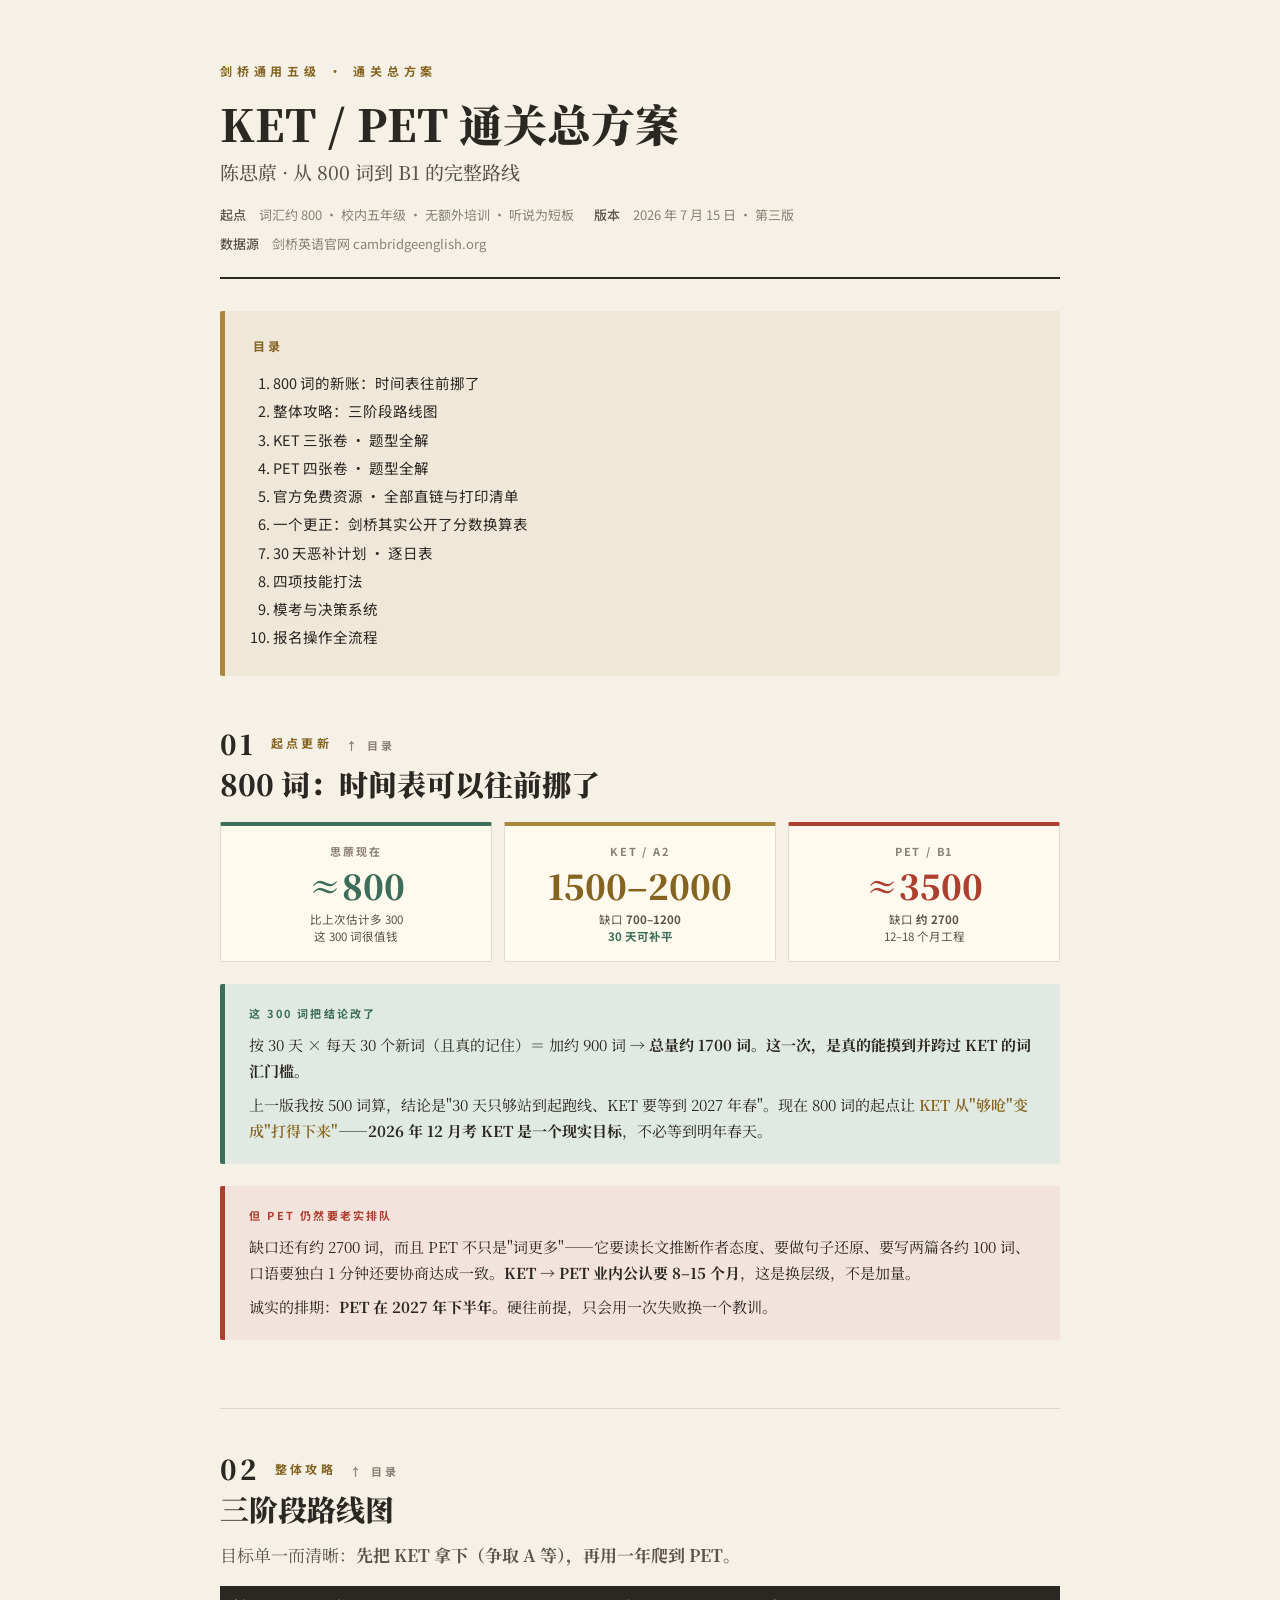
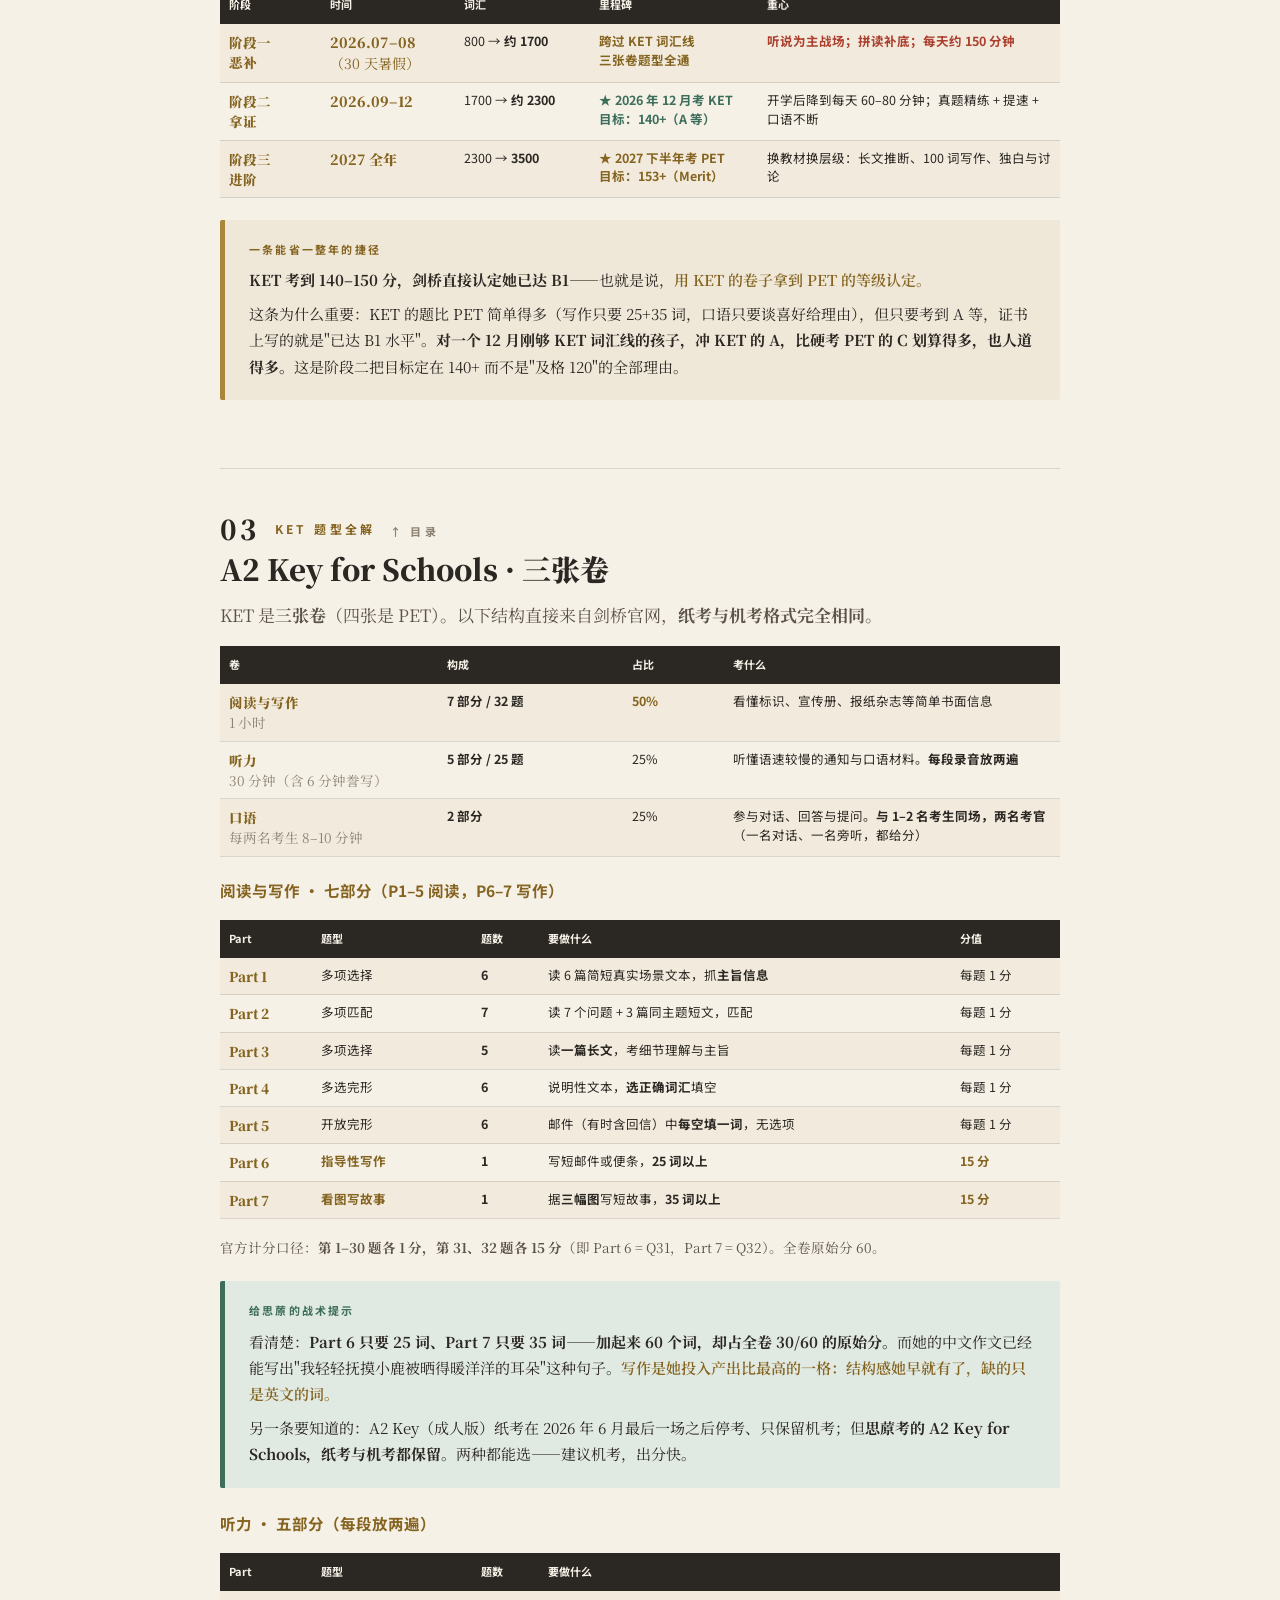
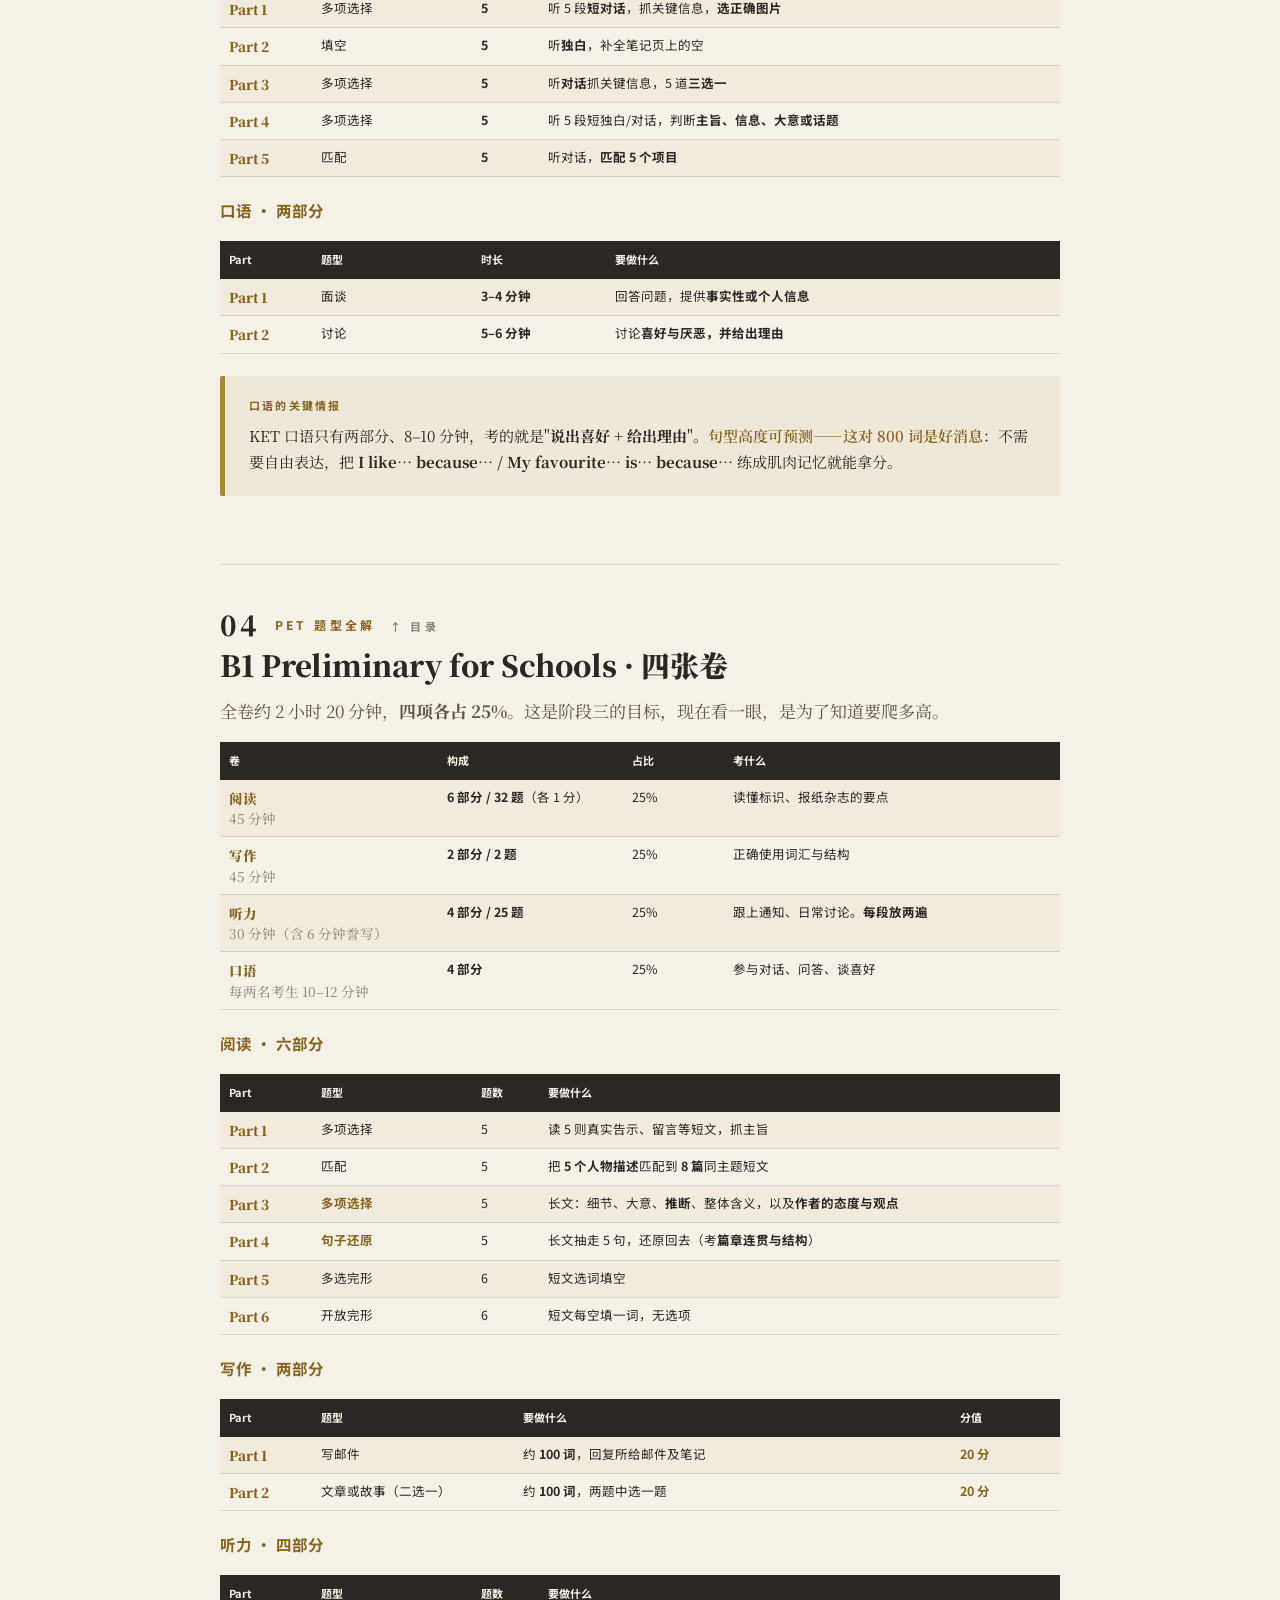
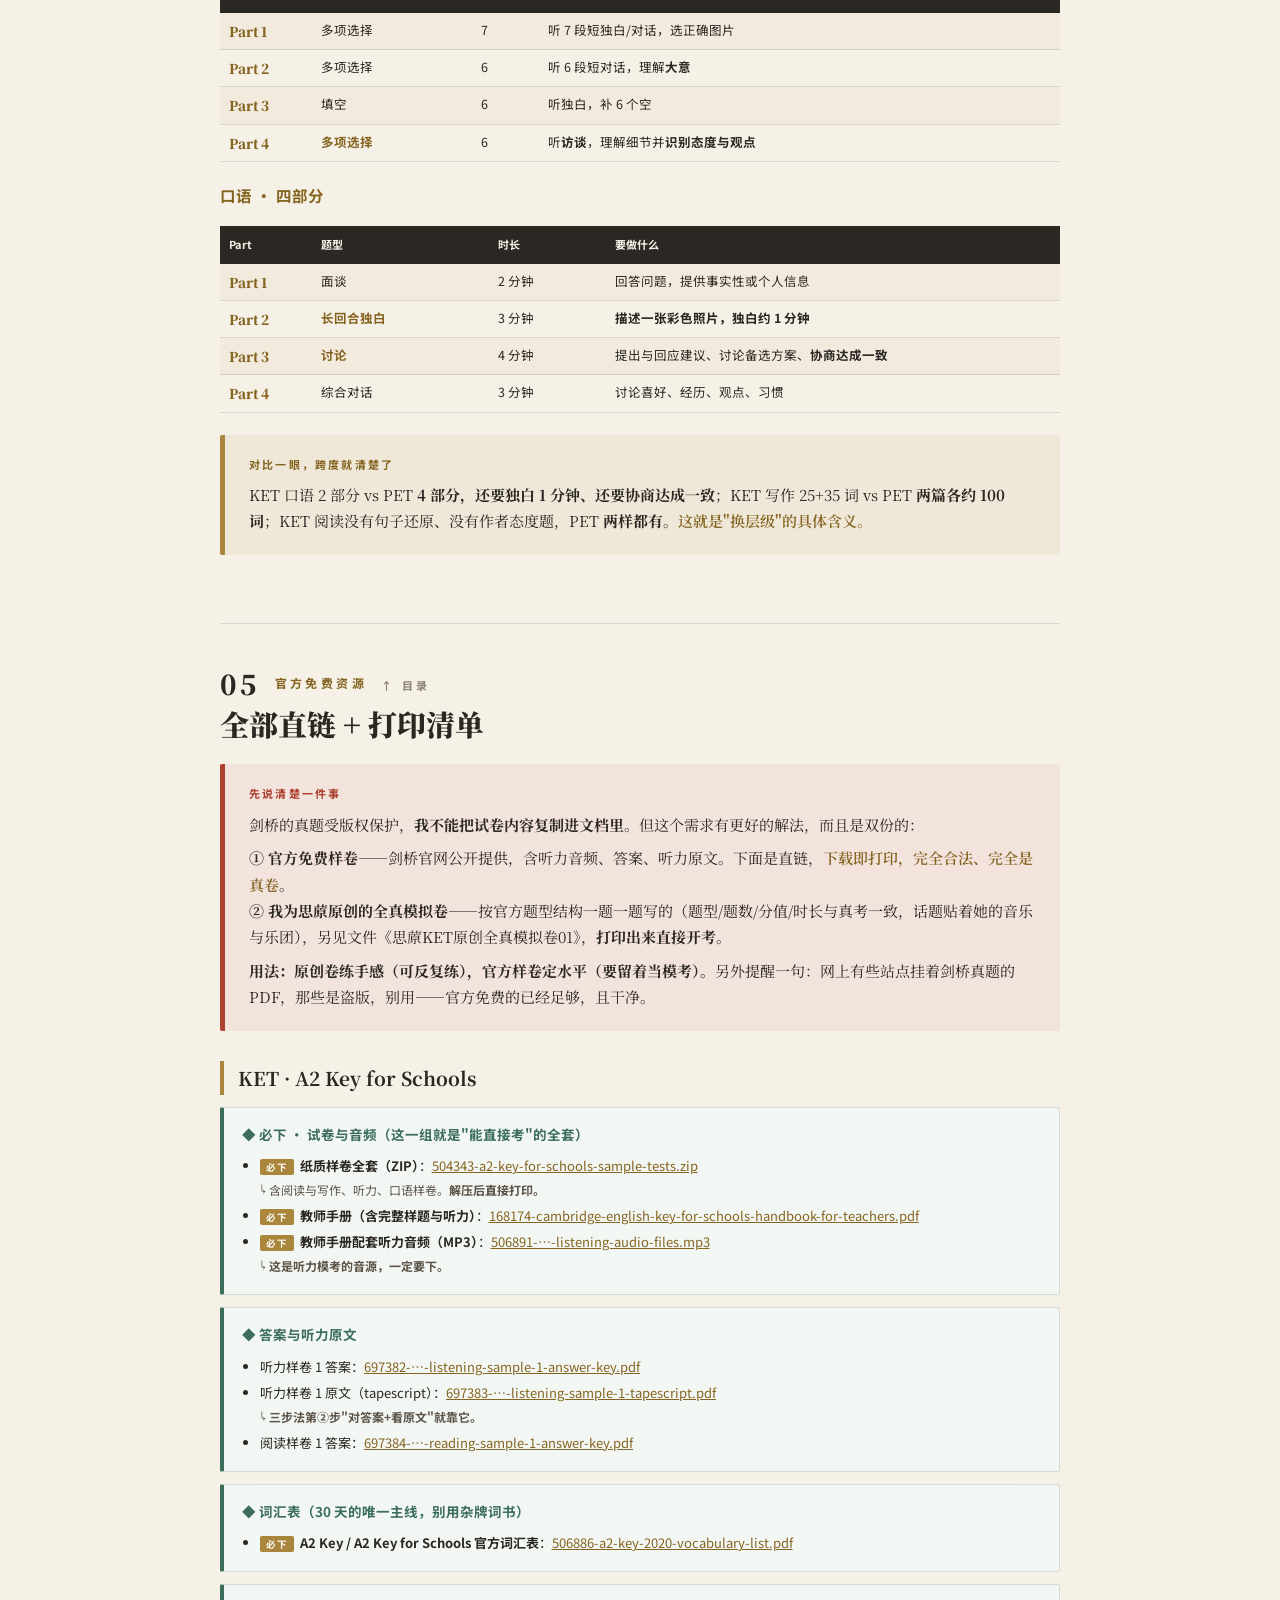
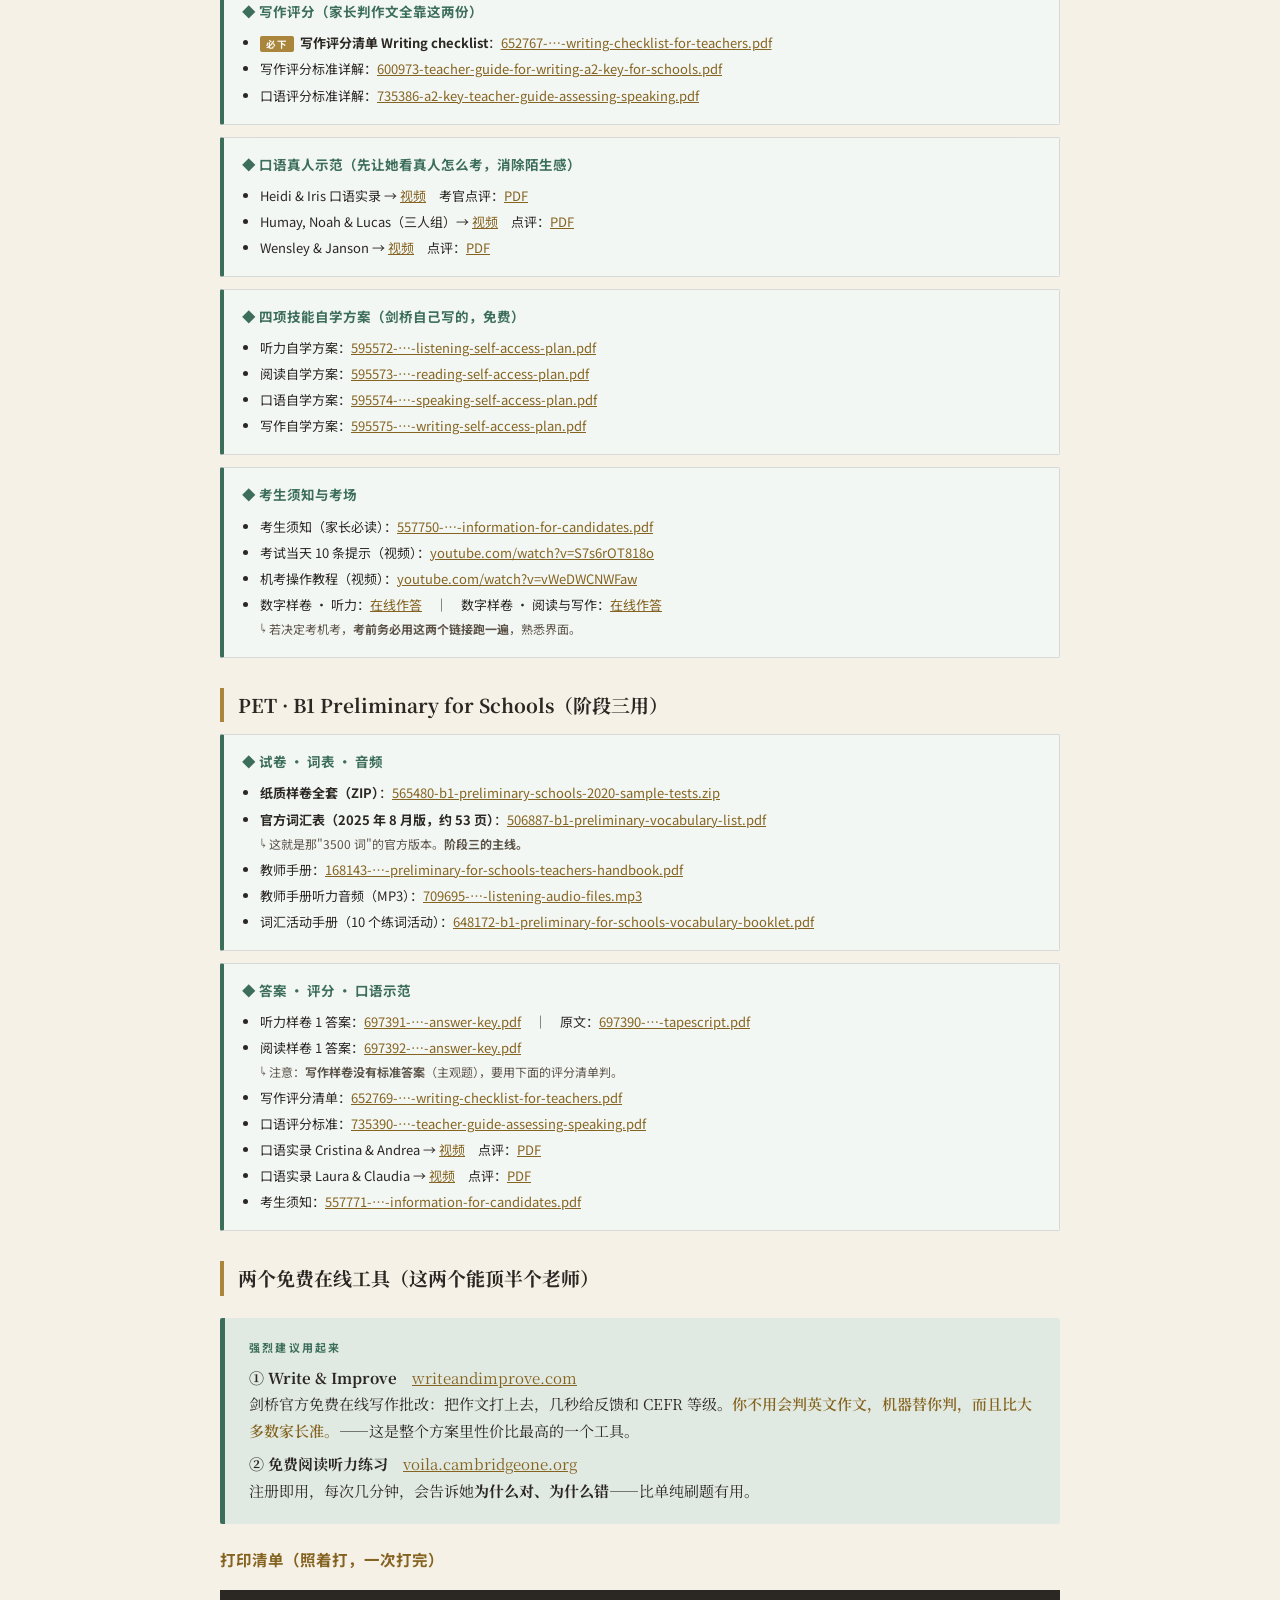
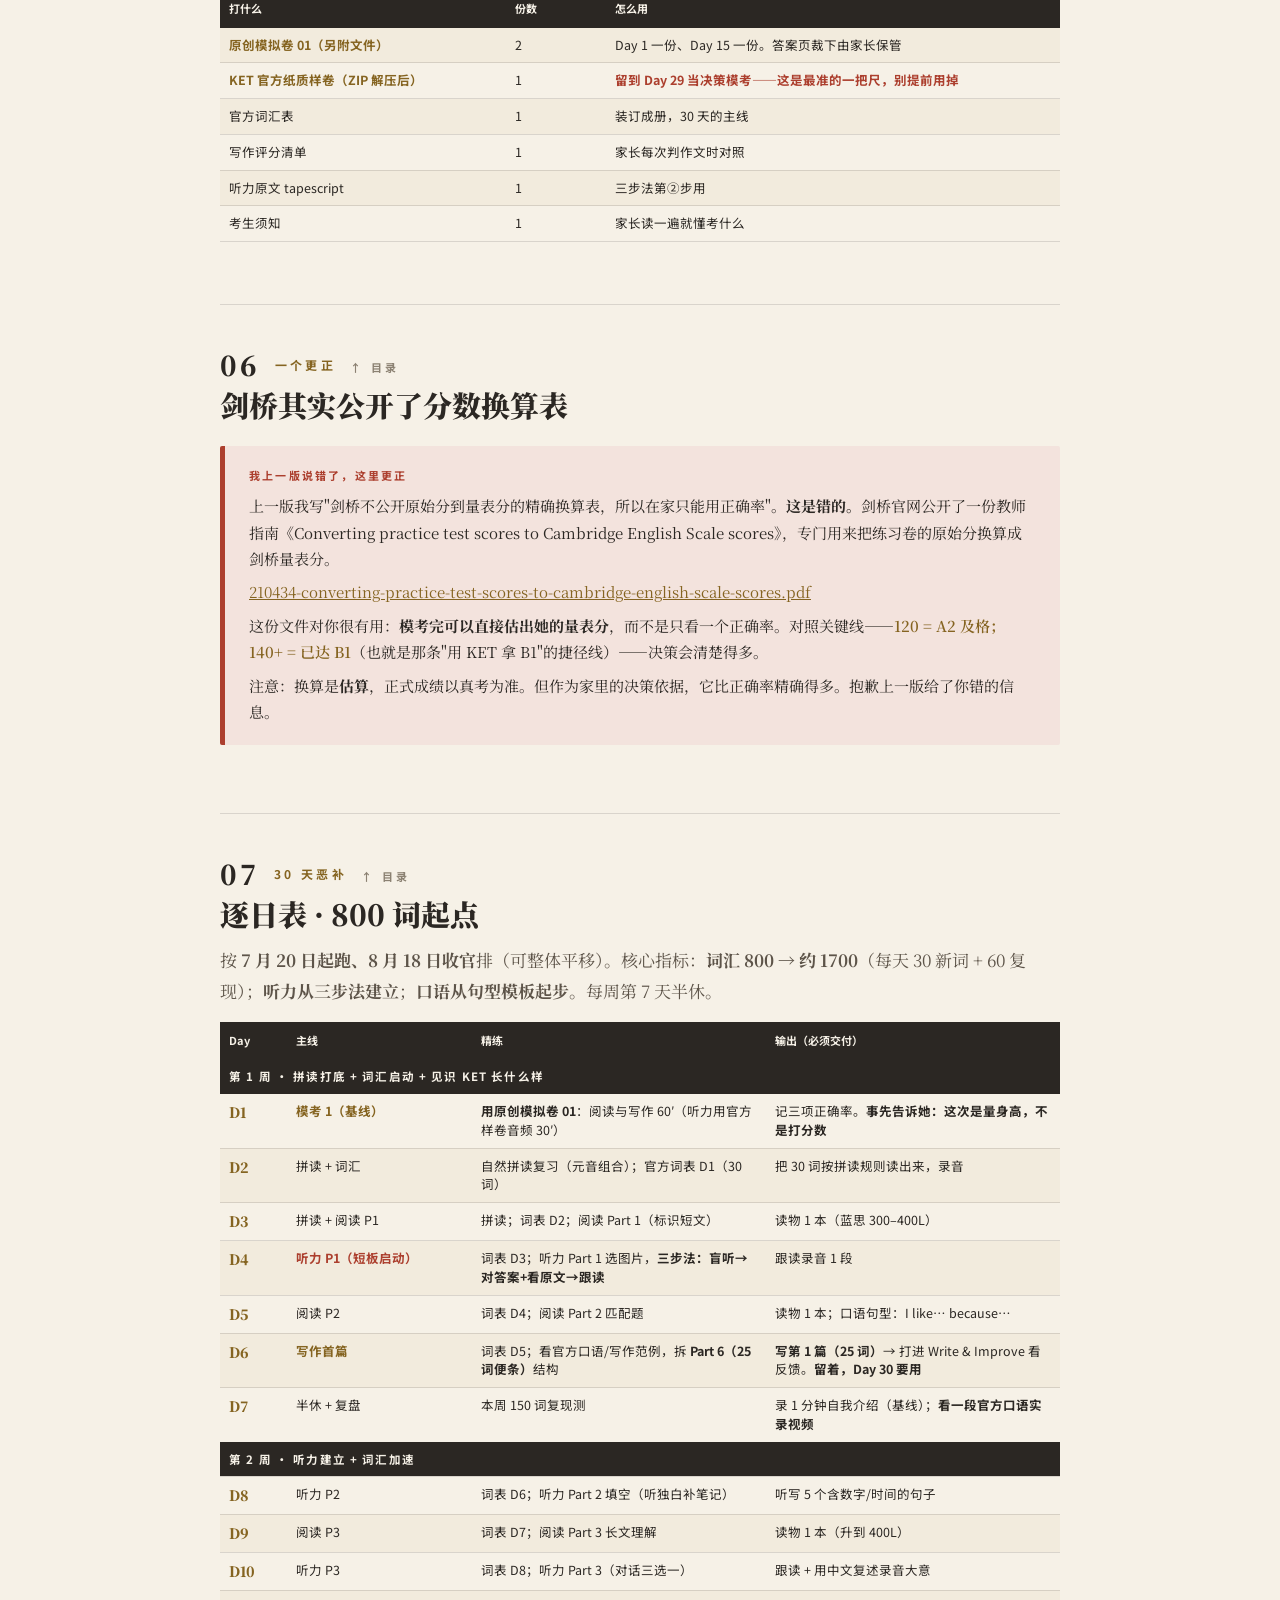
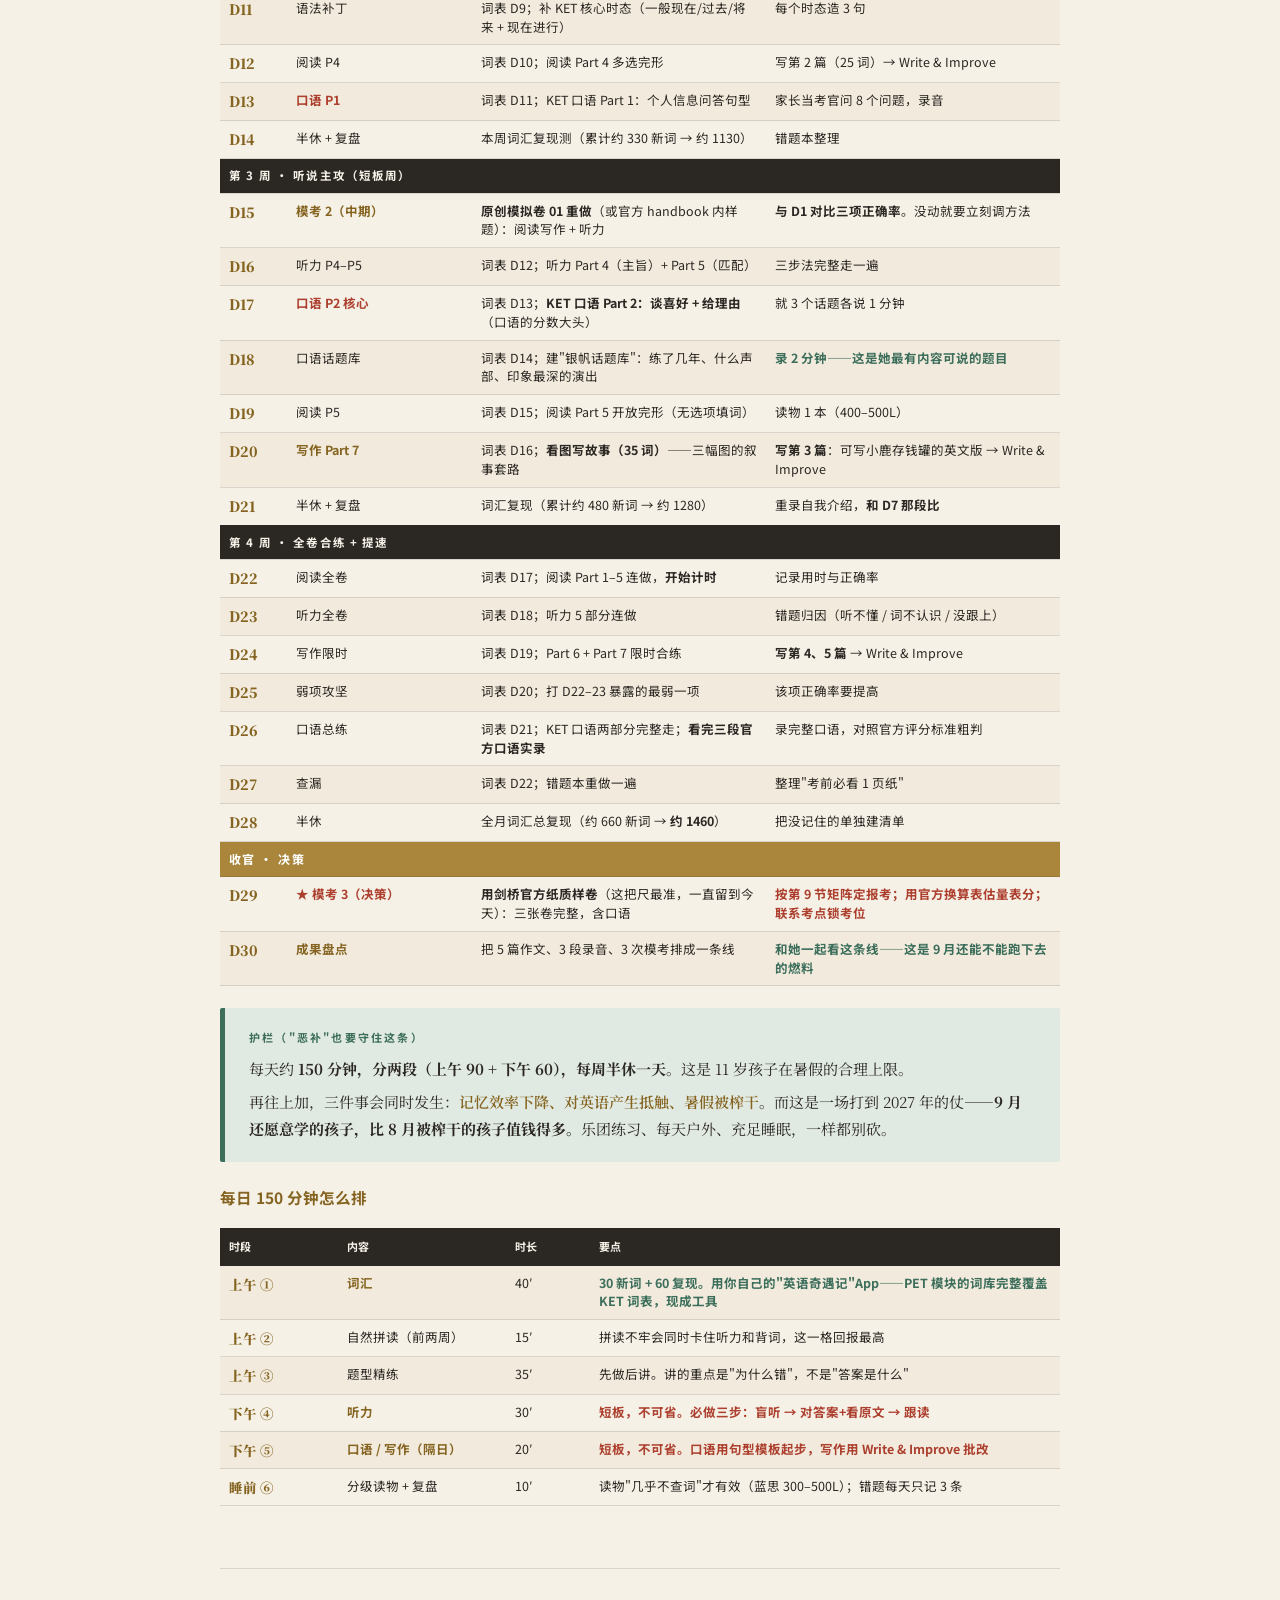
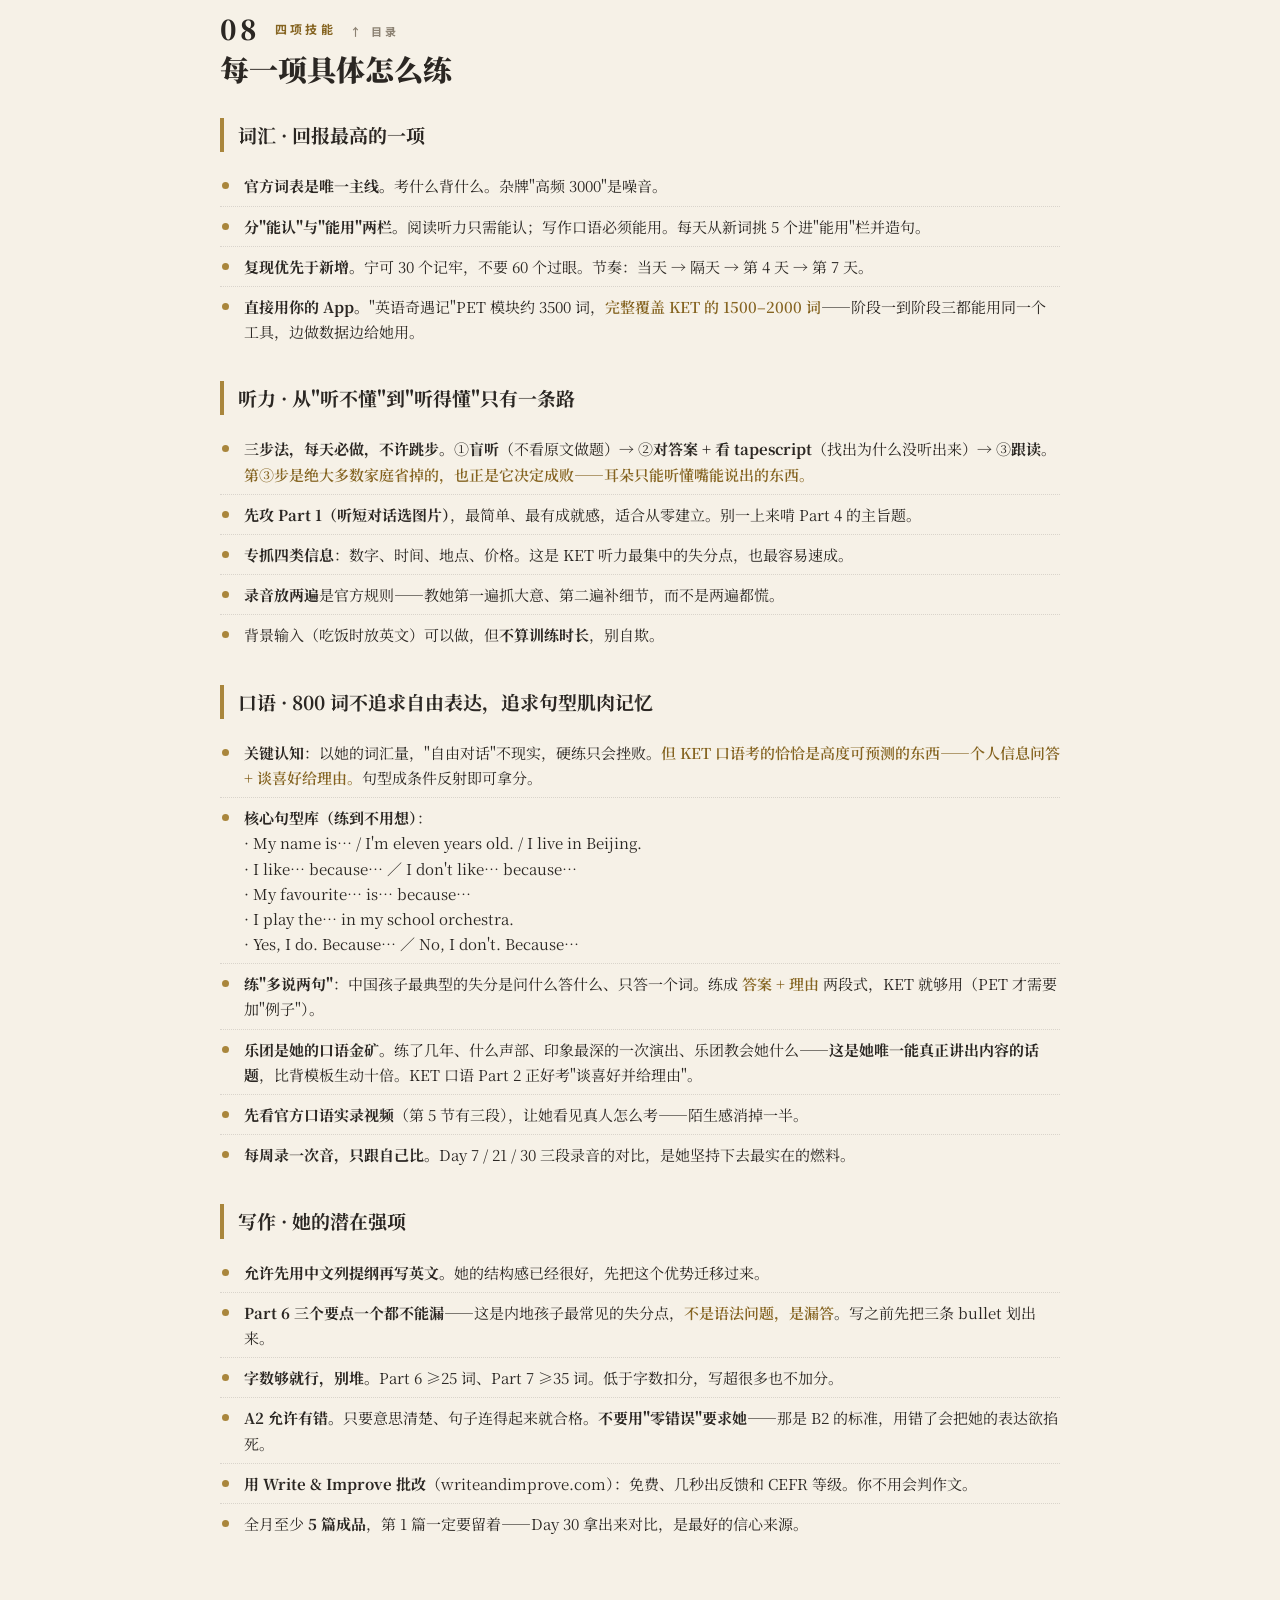
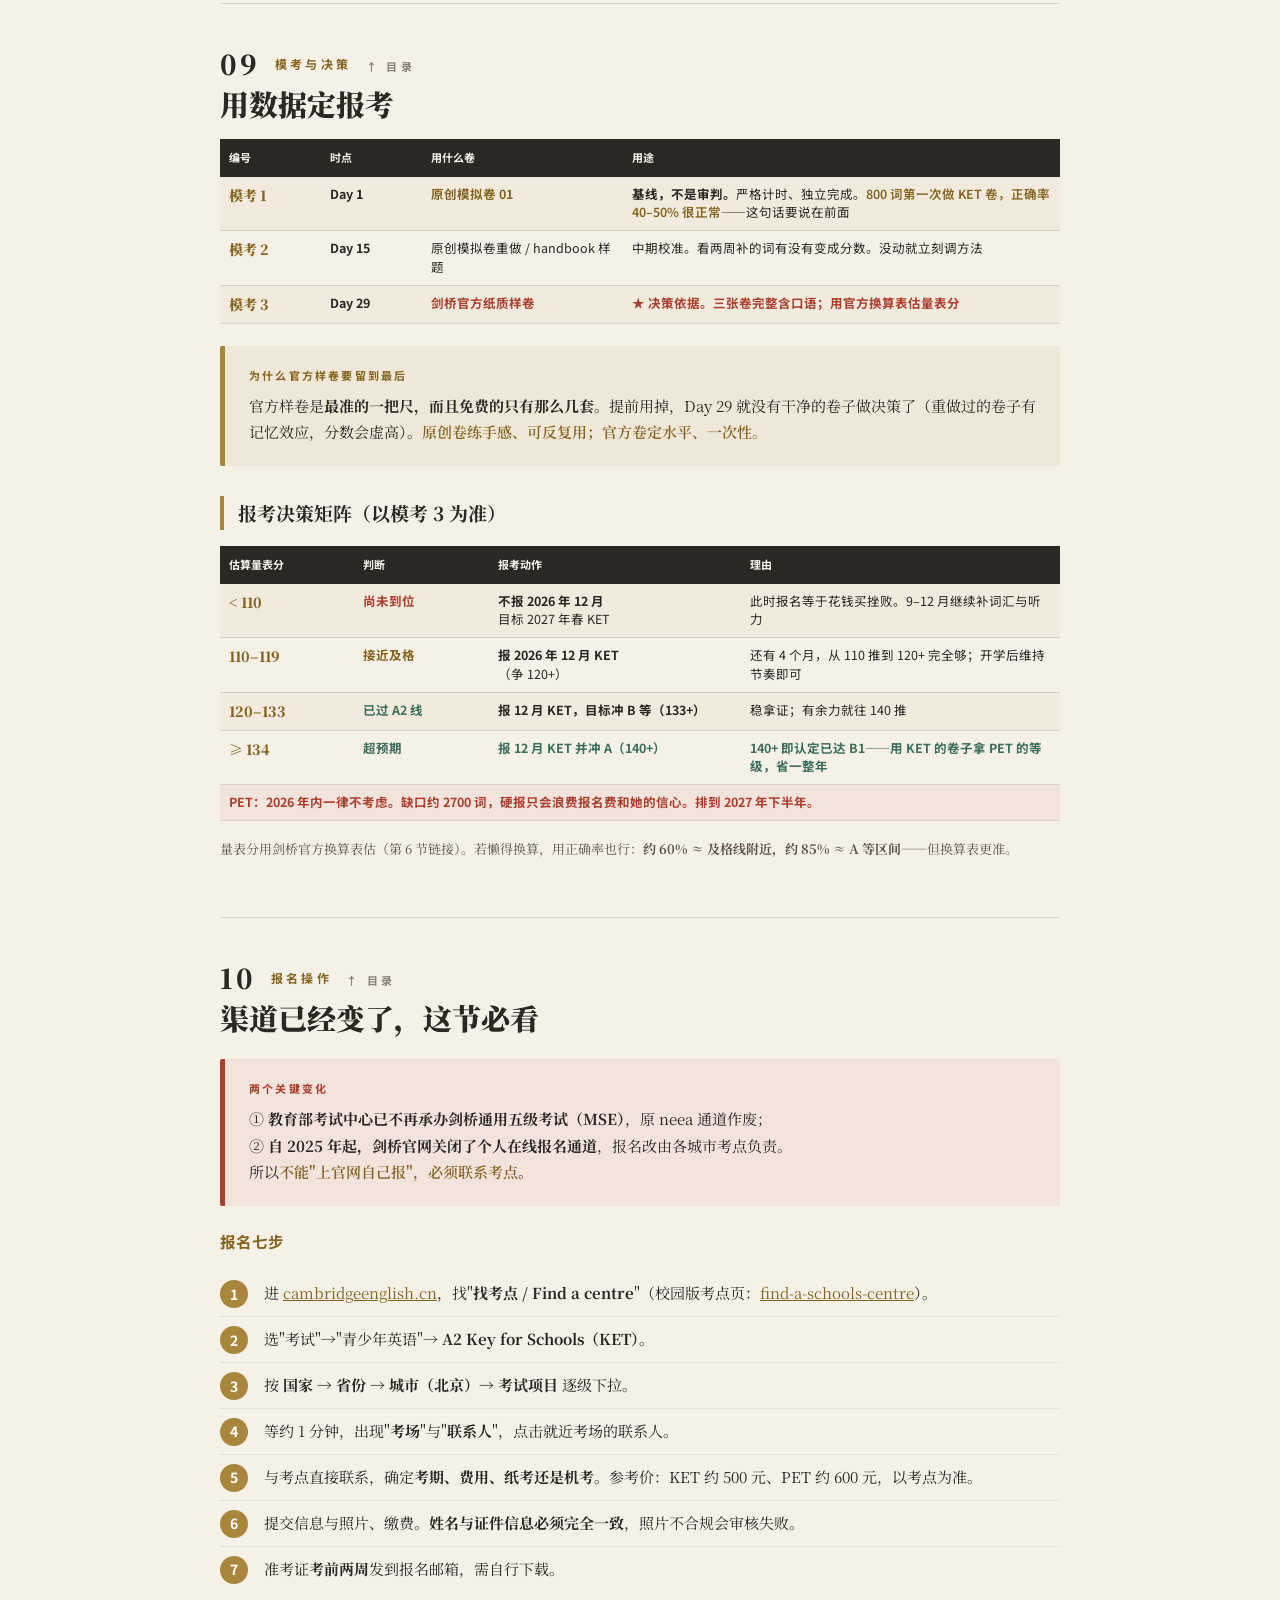
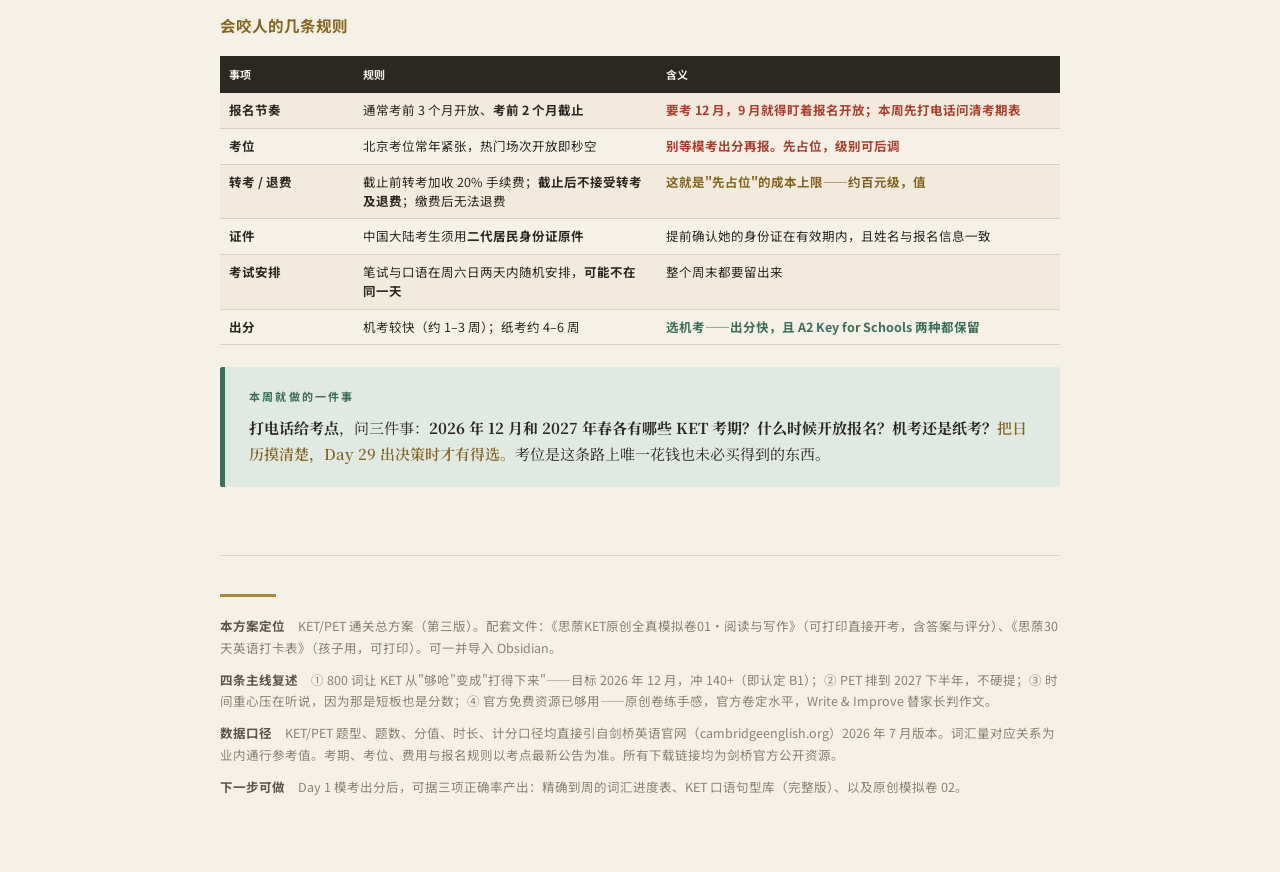
<file: Docs/源源PET学习/陈思蒝KET-PET通关总方案.html>
<!DOCTYPE html>
<html lang="zh-CN">
<head>
<meta charset="UTF-8">
<meta name="viewport" content="width=device-width, initial-scale=1.0">
<title>陈思蒝 · KET / PET 通关总方案</title>
<link href="https://fonts.googleapis.com/css2?family=Noto+Serif+SC:wght@400;500;600;700;900&family=Noto+Sans+SC:wght@400;500;700&display=swap" rel="stylesheet">
<style>
  :root{
    --paper:#F6F1E7;--paper-2:#EFE8D8;--ink:#2B2723;--ink-soft:#5D5449;--ink-faint:#8B8172;
    --gold:#A9863C;--gold-deep:#856421;--red:#AC3F2E;--red-soft:#F3E3DD;--jade:#3C6E5B;--jade-soft:#E1EAE2;
    --line:rgba(43,39,35,.14);
    --serif:"Noto Serif SC",STSong,"Songti SC",SimSun,serif;--sans:"Noto Sans SC","PingFang SC","Microsoft YaHei",sans-serif;
  }
  *{box-sizing:border-box;}
  html{scroll-behavior:smooth;}
  body{margin:0;background:var(--paper);color:var(--ink);font-family:var(--serif);line-height:1.8;-webkit-font-smoothing:antialiased;}
  .wrap{max-width:900px;margin:0 auto;padding:0 30px;}
  a{color:var(--gold-deep);word-break:break-all;}
  .masthead{padding:60px 0 22px;border-bottom:2px solid var(--ink);}
  .kicker{font-family:var(--sans);font-size:12px;letter-spacing:.4em;text-transform:uppercase;color:var(--gold-deep);font-weight:700;margin-bottom:16px;}
  h1{font-size:44px;line-height:1.16;font-weight:900;margin:0;}
  h1 .sub{display:block;font-size:19px;font-weight:500;color:var(--ink-soft);margin-top:12px;}
  .byline{font-family:var(--sans);font-size:13px;color:var(--ink-faint);display:flex;flex-wrap:wrap;gap:6px 20px;margin-top:20px;}
  .byline b{color:var(--ink-soft);font-weight:500;}
  .toc{margin:32px 0 8px;padding:24px 28px;background:var(--paper-2);border-left:5px solid var(--gold);border-radius:2px;font-family:var(--sans);}
  .toc h4{margin:0 0 12px;font-size:12px;letter-spacing:.24em;text-transform:uppercase;color:var(--gold-deep);}
  .toc ol{margin:0;padding-left:20px;font-size:14.5px;line-height:1.95;}
  .toc a{color:var(--ink);text-decoration:none;}
  section{padding:46px 0;border-bottom:1px solid var(--line);}
  .eyebrow{font-family:var(--sans);font-size:12px;letter-spacing:.28em;text-transform:uppercase;color:var(--gold-deep);font-weight:700;display:flex;align-items:center;gap:14px;margin-bottom:8px;}
  .eyebrow .num{font-size:27px;font-family:var(--serif);font-weight:900;color:var(--ink);line-height:1;}
  h2{font-size:29px;font-weight:900;margin:6px 0 12px;line-height:1.3;}
  h3{font-size:19px;font-weight:700;margin:30px 0 6px;padding-left:14px;border-left:4px solid var(--gold);}
  h4{font-size:15.5px;font-family:var(--sans);font-weight:700;margin:20px 0 6px;color:var(--gold-deep);}
  p{margin:11px 0;}.lede{font-size:17px;color:var(--ink-soft);}
  strong{font-weight:700;}em{font-style:normal;color:var(--gold-deep);font-weight:600;}
  .call{border-radius:2px;padding:20px 24px;margin:22px 0;font-size:15px;line-height:1.76;}
  .call .tag{font-family:var(--sans);font-size:11px;letter-spacing:.2em;text-transform:uppercase;font-weight:700;display:block;margin-bottom:8px;}
  .call.red{background:var(--red-soft);border-left:5px solid var(--red);}.call.red .tag{color:var(--red);}
  .call.jade{background:var(--jade-soft);border-left:5px solid var(--jade);}.call.jade .tag{color:var(--jade);}
  .call.gold{background:var(--paper-2);border-left:5px solid var(--gold);}.call.gold .tag{color:var(--gold-deep);}
  .call p{margin:7px 0;}.call p:first-of-type{margin-top:0;}.call p:last-child{margin-bottom:0;}
  .tbl{width:100%;border-collapse:collapse;margin:16px 0;font-size:12.5px;font-family:var(--sans);}
  .tbl th{background:var(--ink);color:var(--paper);text-align:left;padding:9px 9px;font-weight:700;font-size:11px;vertical-align:top;}
  .tbl td{padding:8px 9px;border-bottom:1px solid var(--line);vertical-align:top;line-height:1.5;}
  .tbl tr:nth-child(even) td{background:rgba(169,134,60,.055);}
  .tbl .yes{color:var(--jade);font-weight:700;}.tbl .no{color:var(--red);font-weight:700;}.tbl .mid{color:var(--gold-deep);font-weight:700;}
  .tbl .p{font-weight:900;color:var(--gold-deep);font-family:var(--serif);font-size:13.5px;white-space:nowrap;}
  .tbl .d{font-weight:900;color:var(--gold-deep);font-family:var(--serif);font-size:14px;white-space:nowrap;}
  .wk td{background:var(--ink)!important;color:var(--paper);font-weight:700;font-size:11.5px;letter-spacing:.1em;}
  .hd td{background:var(--gold)!important;color:#fff;font-weight:700;font-size:12px;letter-spacing:.12em;}
  ul.clean{margin:14px 0;padding-left:0;list-style:none;}
  ul.clean li{position:relative;padding:7px 0 7px 24px;font-size:15px;line-height:1.68;border-bottom:1px dotted var(--line);}
  ul.clean li:last-child{border-bottom:none;}
  ul.clean li::before{content:"";position:absolute;left:2px;top:16px;width:7px;height:7px;background:var(--gold);border-radius:50%;}
  ul.clean li b{color:var(--ink);}
  ol.steps{counter-reset:s;padding-left:0;list-style:none;margin:16px 0;}
  ol.steps li{position:relative;padding:10px 0 10px 44px;font-size:15px;line-height:1.66;border-bottom:1px dotted var(--line);counter-increment:s;}
  ol.steps li:last-child{border-bottom:none;}
  ol.steps li::before{content:counter(s);position:absolute;left:0;top:9px;width:28px;height:28px;background:var(--gold);color:#fff;border-radius:50%;font-family:var(--sans);font-weight:700;font-size:14px;display:flex;align-items:center;justify-content:center;}
  ol.steps li b{color:var(--ink);}
  .gap{display:grid;grid-template-columns:repeat(3,1fr);gap:12px;margin:20px 0;}
  .gapbox{border:1px solid var(--line);border-top:4px solid var(--gold);border-radius:2px;padding:16px 18px;background:#fff9ee;text-align:center;}
  .gapbox.now{border-top-color:var(--jade);}.gapbox.ket{border-top-color:var(--gold);}.gapbox.pet{border-top-color:var(--red);}
  .gapbox .lab{font-family:var(--sans);font-size:11px;letter-spacing:.16em;text-transform:uppercase;color:var(--ink-faint);font-weight:700;}
  .gapbox .num{font-size:34px;font-weight:900;line-height:1.2;margin:4px 0;}
  .gapbox.now .num{color:var(--jade);}.gapbox.ket .num{color:var(--gold-deep);}.gapbox.pet .num{color:var(--red);}
  .gapbox .note{font-family:var(--sans);font-size:11.5px;color:var(--ink-soft);line-height:1.5;}
  .dl{border:1px solid var(--line);border-left:4px solid var(--jade);border-radius:2px;padding:14px 18px;margin:12px 0;background:#F3F7F4;}
  .dl h5{font-family:var(--sans);font-size:13.5px;font-weight:700;margin:0 0 8px;color:var(--jade);}
  .dl ul{margin:0;padding-left:18px;font-size:13px;line-height:1.85;font-family:var(--sans);}
  .dl ul li{margin-bottom:2px;}
  .dl .must{background:var(--gold);color:#fff;font-size:9.5px;font-weight:700;padding:1px 6px;border-radius:2px;margin-right:6px;letter-spacing:.08em;}
  .backtop{font-family:var(--sans);font-size:11px;color:var(--ink-faint);text-decoration:none;float:right;margin-top:6px;}
  footer{padding:38px 0 64px;font-family:var(--sans);font-size:12.5px;color:var(--ink-faint);line-height:1.7;}
  footer .rule{width:56px;height:3px;background:var(--gold);margin-bottom:18px;}
  footer b{color:var(--ink-soft);}
  @media (max-width:640px){.wrap{padding:0 18px;}h1{font-size:30px;}h2{font-size:22px;}.tbl{font-size:11px;}.tbl th,.tbl td{padding:6px 5px;}.gap{grid-template-columns:1fr;}}
  @media print{body{background:#fff;}section{page-break-inside:avoid;}.tbl th{background:#333!important;-webkit-print-color-adjust:exact;print-color-adjust:exact;}.toc{background:#f2f2f2;}}
</style>
</head>
<body>
<div class="wrap">

  <header class="masthead" id="top">
    <div class="kicker">剑桥通用五级 · 通关总方案</div>
    <h1>KET / PET 通关总方案<span class="sub">陈思蒝 · 从 800 词到 B1 的完整路线</span></h1>
    <div class="byline">
      <span><b>起点</b>　词汇约 800 · 校内五年级 · 无额外培训 · 听说为短板</span>
      <span><b>版本</b>　2026 年 7 月 15 日 · 第三版</span>
      <span><b>数据源</b>　剑桥英语官网 cambridgeenglish.org</span>
    </div>
  </header>

  <div class="toc">
    <h4>目录</h4>
    <ol>
      <li><a href="#s1">800 词的新账：时间表往前挪了</a></li>
      <li><a href="#s2">整体攻略：三阶段路线图</a></li>
      <li><a href="#s3">KET 三张卷 · 题型全解</a></li>
      <li><a href="#s4">PET 四张卷 · 题型全解</a></li>
      <li><a href="#s5">官方免费资源 · 全部直链与打印清单</a></li>
      <li><a href="#s6">一个更正：剑桥其实公开了分数换算表</a></li>
      <li><a href="#s7">30 天恶补计划 · 逐日表</a></li>
      <li><a href="#s8">四项技能打法</a></li>
      <li><a href="#s9">模考与决策系统</a></li>
      <li><a href="#s10">报名操作全流程</a></li>
    </ol>
  </div>

  <!-- 1 -->
  <section id="s1">
    <div class="eyebrow"><span class="num">01</span>起点更新<a href="#top" class="backtop">↑ 目录</a></div>
    <h2>800 词：时间表可以往前挪了</h2>

    <div class="gap">
      <div class="gapbox now"><div class="lab">思蒝现在</div><div class="num">≈800</div><div class="note">比上次估计多 300<br>这 300 词很值钱</div></div>
      <div class="gapbox ket"><div class="lab">KET / A2</div><div class="num">1500–2000</div><div class="note">缺口 <b>700–1200</b><br><span style="color:var(--jade);font-weight:700;">30 天可补平</span></div></div>
      <div class="gapbox pet"><div class="lab">PET / B1</div><div class="num">≈3500</div><div class="note">缺口 <b>约 2700</b><br>12–18 个月工程</div></div>
    </div>

    <div class="call jade">
      <span class="tag">这 300 词把结论改了</span>
      <p>按 30 天 × 每天 30 个新词（且真的记住）＝ 加约 900 词 → <strong>总量约 1700 词。这一次，是真的能摸到并跨过 KET 的词汇门槛。</strong></p>
      <p>上一版我按 500 词算，结论是"30 天只够站到起跑线、KET 要等到 2027 年春"。现在 800 词的起点让 <em>KET 从"够呛"变成"打得下来"</em>——<strong>2026 年 12 月考 KET 是一个现实目标</strong>，不必等到明年春天。</p>
    </div>

    <div class="call red">
      <span class="tag">但 PET 仍然要老实排队</span>
      <p>缺口还有约 2700 词，而且 PET 不只是"词更多"——它要读长文推断作者态度、要做句子还原、要写两篇各约 100 词、口语要独白 1 分钟还要协商达成一致。<strong>KET → PET 业内公认要 8–15 个月</strong>，这是换层级，不是加量。</p>
      <p>诚实的排期：<strong>PET 在 2027 年下半年</strong>。硬往前提，只会用一次失败换一个教训。</p>
    </div>
  </section>

  <!-- 2 -->
  <section id="s2">
    <div class="eyebrow"><span class="num">02</span>整体攻略<a href="#top" class="backtop">↑ 目录</a></div>
    <h2>三阶段路线图</h2>
    <p class="lede">目标单一而清晰：<strong>先把 KET 拿下（争取 A 等），再用一年爬到 PET。</strong></p>

    <table class="tbl">
      <tr><th style="width:12%">阶段</th><th style="width:16%">时间</th><th style="width:16%">词汇</th><th style="width:20%">里程碑</th><th>重心</th></tr>
      <tr>
        <td class="p">阶段一<br>恶补</td><td class="d">2026.07–08<br><span style="font-weight:400;">（30 天暑假）</span></td>
        <td>800 → <b>约 1700</b></td>
        <td class="mid">跨过 KET 词汇线<br>三张卷题型全通</td>
        <td class="no">听说为主战场；拼读补底；每天约 150 分钟</td>
      </tr>
      <tr>
        <td class="p">阶段二<br>拿证</td><td class="d">2026.09–12</td>
        <td>1700 → <b>约 2300</b></td>
        <td class="yes"><b>★ 2026 年 12 月考 KET</b><br>目标：140+（A 等）</td>
        <td>开学后降到每天 60–80 分钟；真题精练 + 提速 + 口语不断</td>
      </tr>
      <tr>
        <td class="p">阶段三<br>进阶</td><td class="d">2027 全年</td>
        <td>2300 → <b>3500</b></td>
        <td class="mid"><b>★ 2027 下半年考 PET</b><br>目标：153+（Merit）</td>
        <td>换教材换层级：长文推断、100 词写作、独白与讨论</td>
      </tr>
    </table>

    <div class="call gold">
      <span class="tag">一条能省一整年的捷径</span>
      <p><strong>KET 考到 140–150 分，剑桥直接认定她已达 B1</strong>——也就是说，<em>用 KET 的卷子拿到 PET 的等级认定。</em></p>
      <p>这条为什么重要：KET 的题比 PET 简单得多（写作只要 25+35 词，口语只要谈喜好给理由），但只要考到 A 等，证书上写的就是"已达 B1 水平"。<strong>对一个 12 月刚够 KET 词汇线的孩子，冲 KET 的 A，比硬考 PET 的 C 划算得多，也人道得多。</strong>这是阶段二把目标定在 140+ 而不是"及格 120"的全部理由。</p>
    </div>
  </section>

  <!-- 3 KET题型 -->
  <section id="s3">
    <div class="eyebrow"><span class="num">03</span>KET 题型全解<a href="#top" class="backtop">↑ 目录</a></div>
    <h2>A2 Key for Schools · 三张卷</h2>
    <p class="lede">KET 是<strong>三张卷</strong>（四张是 PET）。以下结构直接来自剑桥官网，<strong>纸考与机考格式完全相同</strong>。</p>

    <table class="tbl">
      <tr><th style="width:26%">卷</th><th style="width:22%">构成</th><th style="width:12%">占比</th><th>考什么</th></tr>
      <tr><td class="p">阅读与写作<br><span style="font-weight:400;color:var(--ink-faint)">1 小时</span></td><td><b>7 部分 / 32 题</b></td><td class="mid"><b>50%</b></td><td>看懂标识、宣传册、报纸杂志等简单书面信息</td></tr>
      <tr><td class="p">听力<br><span style="font-weight:400;color:var(--ink-faint)">30 分钟（含 6 分钟誊写）</span></td><td><b>5 部分 / 25 题</b></td><td>25%</td><td>听懂语速较慢的通知与口语材料。<b>每段录音放两遍</b></td></tr>
      <tr><td class="p">口语<br><span style="font-weight:400;color:var(--ink-faint)">每两名考生 8–10 分钟</span></td><td><b>2 部分</b></td><td>25%</td><td>参与对话、回答与提问。<b>与 1–2 名考生同场，两名考官</b>（一名对话、一名旁听，都给分）</td></tr>
    </table>

    <h4>阅读与写作 · 七部分（P1–5 阅读，P6–7 写作）</h4>
    <table class="tbl">
      <tr><th style="width:11%">Part</th><th style="width:19%">题型</th><th style="width:8%">题数</th><th>要做什么</th><th style="width:13%">分值</th></tr>
      <tr><td class="p">Part 1</td><td>多项选择</td><td><b>6</b></td><td>读 6 篇简短真实场景文本，抓<b>主旨信息</b></td><td>每题 1 分</td></tr>
      <tr><td class="p">Part 2</td><td>多项匹配</td><td><b>7</b></td><td>读 7 个问题 + 3 篇同主题短文，匹配</td><td>每题 1 分</td></tr>
      <tr><td class="p">Part 3</td><td>多项选择</td><td><b>5</b></td><td>读<b>一篇长文</b>，考细节理解与主旨</td><td>每题 1 分</td></tr>
      <tr><td class="p">Part 4</td><td>多选完形</td><td><b>6</b></td><td>说明性文本，<b>选正确词汇</b>填空</td><td>每题 1 分</td></tr>
      <tr><td class="p">Part 5</td><td>开放完形</td><td><b>6</b></td><td>邮件（有时含回信）中<b>每空填一词</b>，无选项</td><td>每题 1 分</td></tr>
      <tr><td class="p">Part 6</td><td class="mid">指导性写作</td><td><b>1</b></td><td>写短邮件或便条，<b>25 词以上</b></td><td class="mid"><b>15 分</b></td></tr>
      <tr><td class="p">Part 7</td><td class="mid">看图写故事</td><td><b>1</b></td><td>据<b>三幅图</b>写短故事，<b>35 词以上</b></td><td class="mid"><b>15 分</b></td></tr>
    </table>
    <p style="font-size:13.5px;color:var(--ink-soft);margin-top:6px;">官方计分口径：<strong>第 1–30 题各 1 分，第 31、32 题各 15 分</strong>（即 Part 6 = Q31，Part 7 = Q32）。全卷原始分 60。</p>

    <div class="call jade">
      <span class="tag">给思蒝的战术提示</span>
      <p>看清楚：<strong>Part 6 只要 25 词、Part 7 只要 35 词——加起来 60 个词，却占全卷 30/60 的原始分。</strong>而她的中文作文已经能写出"我轻轻抚摸小鹿被晒得暖洋洋的耳朵"这种句子。<em>写作是她投入产出比最高的一格：结构感她早就有了，缺的只是英文的词。</em></p>
      <p>另一条要知道的：A2 Key（成人版）纸考在 2026 年 6 月最后一场之后停考、只保留机考；但<strong>思蒝考的 A2 Key for Schools，纸考与机考都保留</strong>。两种都能选——建议机考，出分快。</p>
    </div>

    <h4>听力 · 五部分（每段放两遍）</h4>
    <table class="tbl">
      <tr><th style="width:11%">Part</th><th style="width:19%">题型</th><th style="width:8%">题数</th><th>要做什么</th></tr>
      <tr><td class="p">Part 1</td><td>多项选择</td><td><b>5</b></td><td>听 5 段<b>短对话</b>，抓关键信息，<b>选正确图片</b></td></tr>
      <tr><td class="p">Part 2</td><td>填空</td><td><b>5</b></td><td>听<b>独白</b>，补全笔记页上的空</td></tr>
      <tr><td class="p">Part 3</td><td>多项选择</td><td><b>5</b></td><td>听<b>对话</b>抓关键信息，5 道<b>三选一</b></td></tr>
      <tr><td class="p">Part 4</td><td>多项选择</td><td><b>5</b></td><td>听 5 段短独白/对话，判断<b>主旨、信息、大意或话题</b></td></tr>
      <tr><td class="p">Part 5</td><td>匹配</td><td><b>5</b></td><td>听对话，<b>匹配 5 个项目</b></td></tr>
    </table>

    <h4>口语 · 两部分</h4>
    <table class="tbl">
      <tr><th style="width:11%">Part</th><th style="width:19%">题型</th><th style="width:16%">时长</th><th>要做什么</th></tr>
      <tr><td class="p">Part 1</td><td>面谈</td><td><b>3–4 分钟</b></td><td>回答问题，提供<b>事实性或个人信息</b></td></tr>
      <tr><td class="p">Part 2</td><td>讨论</td><td><b>5–6 分钟</b></td><td>讨论<b>喜好与厌恶，并给出理由</b></td></tr>
    </table>
    <div class="call gold">
      <span class="tag">口语的关键情报</span>
      <p>KET 口语只有两部分、8–10 分钟，考的就是"<strong>说出喜好 + 给出理由</strong>"。<em>句型高度可预测——这对 800 词是好消息</em>：不需要自由表达，把 <b>I like… because… / My favourite… is… because…</b> 练成肌肉记忆就能拿分。</p>
    </div>
  </section>

  <!-- 4 PET题型 -->
  <section id="s4">
    <div class="eyebrow"><span class="num">04</span>PET 题型全解<a href="#top" class="backtop">↑ 目录</a></div>
    <h2>B1 Preliminary for Schools · 四张卷</h2>
    <p class="lede">全卷约 2 小时 20 分钟，<strong>四项各占 25%</strong>。这是阶段三的目标，现在看一眼，是为了知道要爬多高。</p>

    <table class="tbl">
      <tr><th style="width:26%">卷</th><th style="width:22%">构成</th><th style="width:12%">占比</th><th>考什么</th></tr>
      <tr><td class="p">阅读<br><span style="font-weight:400;color:var(--ink-faint)">45 分钟</span></td><td><b>6 部分 / 32 题</b>（各 1 分）</td><td>25%</td><td>读懂标识、报纸杂志的要点</td></tr>
      <tr><td class="p">写作<br><span style="font-weight:400;color:var(--ink-faint)">45 分钟</span></td><td><b>2 部分 / 2 题</b></td><td>25%</td><td>正确使用词汇与结构</td></tr>
      <tr><td class="p">听力<br><span style="font-weight:400;color:var(--ink-faint)">30 分钟（含 6 分钟誊写）</span></td><td><b>4 部分 / 25 题</b></td><td>25%</td><td>跟上通知、日常讨论。<b>每段放两遍</b></td></tr>
      <tr><td class="p">口语<br><span style="font-weight:400;color:var(--ink-faint)">每两名考生 10–12 分钟</span></td><td><b>4 部分</b></td><td>25%</td><td>参与对话、问答、谈喜好</td></tr>
    </table>

    <h4>阅读 · 六部分</h4>
    <table class="tbl">
      <tr><th style="width:11%">Part</th><th style="width:19%">题型</th><th style="width:8%">题数</th><th>要做什么</th></tr>
      <tr><td class="p">Part 1</td><td>多项选择</td><td>5</td><td>读 5 则真实告示、留言等短文，抓主旨</td></tr>
      <tr><td class="p">Part 2</td><td>匹配</td><td>5</td><td>把 <b>5 个人物描述</b>匹配到 <b>8 篇</b>同主题短文</td></tr>
      <tr><td class="p">Part 3</td><td class="mid">多项选择</td><td>5</td><td>长文：细节、大意、<b>推断</b>、整体含义，以及<b>作者的态度与观点</b></td></tr>
      <tr><td class="p">Part 4</td><td class="mid">句子还原</td><td>5</td><td>长文抽走 5 句，还原回去（考<b>篇章连贯与结构</b>）</td></tr>
      <tr><td class="p">Part 5</td><td>多选完形</td><td>6</td><td>短文选词填空</td></tr>
      <tr><td class="p">Part 6</td><td>开放完形</td><td>6</td><td>短文每空填一词，无选项</td></tr>
    </table>

    <h4>写作 · 两部分</h4>
    <table class="tbl">
      <tr><th style="width:11%">Part</th><th style="width:24%">题型</th><th>要做什么</th><th style="width:13%">分值</th></tr>
      <tr><td class="p">Part 1</td><td>写邮件</td><td>约 <b>100 词</b>，回复所给邮件及笔记</td><td class="mid"><b>20 分</b></td></tr>
      <tr><td class="p">Part 2</td><td>文章或故事（二选一）</td><td>约 <b>100 词</b>，两题中选一题</td><td class="mid"><b>20 分</b></td></tr>
    </table>

    <h4>听力 · 四部分</h4>
    <table class="tbl">
      <tr><th style="width:11%">Part</th><th style="width:19%">题型</th><th style="width:8%">题数</th><th>要做什么</th></tr>
      <tr><td class="p">Part 1</td><td>多项选择</td><td>7</td><td>听 7 段短独白/对话，选正确图片</td></tr>
      <tr><td class="p">Part 2</td><td>多项选择</td><td>6</td><td>听 6 段短对话，理解<b>大意</b></td></tr>
      <tr><td class="p">Part 3</td><td>填空</td><td>6</td><td>听独白，补 6 个空</td></tr>
      <tr><td class="p">Part 4</td><td class="mid">多项选择</td><td>6</td><td>听<b>访谈</b>，理解细节并<b>识别态度与观点</b></td></tr>
    </table>

    <h4>口语 · 四部分</h4>
    <table class="tbl">
      <tr><th style="width:11%">Part</th><th style="width:21%">题型</th><th style="width:14%">时长</th><th>要做什么</th></tr>
      <tr><td class="p">Part 1</td><td>面谈</td><td>2 分钟</td><td>回答问题，提供事实性或个人信息</td></tr>
      <tr><td class="p">Part 2</td><td class="mid">长回合独白</td><td>3 分钟</td><td><b>描述一张彩色照片，独白约 1 分钟</b></td></tr>
      <tr><td class="p">Part 3</td><td class="mid">讨论</td><td>4 分钟</td><td>提出与回应建议、讨论备选方案、<b>协商达成一致</b></td></tr>
      <tr><td class="p">Part 4</td><td>综合对话</td><td>3 分钟</td><td>讨论喜好、经历、观点、习惯</td></tr>
    </table>

    <div class="call gold">
      <span class="tag">对比一眼，跨度就清楚了</span>
      <p>KET 口语 2 部分 vs PET <strong>4 部分，还要独白 1 分钟、还要协商达成一致</strong>；KET 写作 25+35 词 vs PET <strong>两篇各约 100 词</strong>；KET 阅读没有句子还原、没有作者态度题，PET <strong>两样都有</strong>。<em>这就是"换层级"的具体含义。</em></p>
    </div>
  </section>

  <!-- 5 资源 -->
  <section id="s5">
    <div class="eyebrow"><span class="num">05</span>官方免费资源<a href="#top" class="backtop">↑ 目录</a></div>
    <h2>全部直链 + 打印清单</h2>

    <div class="call red">
      <span class="tag">先说清楚一件事</span>
      <p>剑桥的真题受版权保护，<strong>我不能把试卷内容复制进文档里</strong>。但这个需求有更好的解法，而且是双份的：</p>
      <p><strong>① 官方免费样卷</strong>——剑桥官网公开提供，含听力音频、答案、听力原文。下面是直链，<em>下载即打印，完全合法、完全是真卷</em>。<br>
      <strong>② 我为思蒝原创的全真模拟卷</strong>——按官方题型结构一题一题写的（题型/题数/分值/时长与真考一致，话题贴着她的音乐与乐团），另见文件《思蒝KET原创全真模拟卷01》，<b>打印出来直接开考</b>。</p>
      <p><strong>用法：原创卷练手感（可反复练），官方样卷定水平（要留着当模考）。</strong>另外提醒一句：网上有些站点挂着剑桥真题的 PDF，那些是盗版，别用——官方免费的已经足够，且干净。</p>
    </div>

    <h3>KET · A2 Key for Schools</h3>

    <div class="dl">
      <h5>◆ 必下 · 试卷与音频（这一组就是"能直接考"的全套）</h5>
      <ul>
        <li><span class="must">必下</span><b>纸质样卷全套（ZIP）</b>：<a href="https://www.cambridgeenglish.org/Images/504343-a2-key-for-schools-sample-tests.zip">504343-a2-key-for-schools-sample-tests.zip</a><br><span style="color:var(--ink-soft);font-size:12px;">↳ 含阅读与写作、听力、口语样卷。<b>解压后直接打印。</b></span></li>
        <li><span class="must">必下</span><b>教师手册（含完整样题与听力）</b>：<a href="https://www.cambridgeenglish.org/Images/168174-cambridge-english-key-for-schools-handbook-for-teachers.pdf">168174-cambridge-english-key-for-schools-handbook-for-teachers.pdf</a></li>
        <li><span class="must">必下</span><b>教师手册配套听力音频（MP3）</b>：<a href="https://www.cambridgeenglish.org/Images/506891-a2-key-for-schools-handbook-for-teachers-listening-audio-files.mp3">506891-…-listening-audio-files.mp3</a><br><span style="color:var(--ink-soft);font-size:12px;">↳ <b>这是听力模考的音源，一定要下。</b></span></li>
      </ul>
    </div>

    <div class="dl">
      <h5>◆ 答案与听力原文</h5>
      <ul>
        <li>听力样卷 1 答案：<a href="https://www.cambridgeenglish.org/Images/697382-a2-key-for-schools-listening-sample-1-answer-key.pdf">697382-…-listening-sample-1-answer-key.pdf</a></li>
        <li>听力样卷 1 原文（tapescript）：<a href="https://www.cambridgeenglish.org/Images/697383-a2-key-for-schools-listening-sample-1-tapescript.pdf">697383-…-listening-sample-1-tapescript.pdf</a><br><span style="color:var(--ink-soft);font-size:12px;">↳ <b>三步法第②步"对答案+看原文"就靠它。</b></span></li>
        <li>阅读样卷 1 答案：<a href="https://www.cambridgeenglish.org/Images/697384-a2-key-for-schools-reading-sample-1-answer-key.pdf">697384-…-reading-sample-1-answer-key.pdf</a></li>
      </ul>
    </div>

    <div class="dl">
      <h5>◆ 词汇表（30 天的唯一主线，别用杂牌词书）</h5>
      <ul>
        <li><span class="must">必下</span><b>A2 Key / A2 Key for Schools 官方词汇表</b>：<a href="https://www.cambridgeenglish.org/Images/506886-a2-key-2020-vocabulary-list.pdf">506886-a2-key-2020-vocabulary-list.pdf</a></li>
      </ul>
    </div>

    <div class="dl">
      <h5>◆ 写作评分（家长判作文全靠这两份）</h5>
      <ul>
        <li><span class="must">必下</span><b>写作评分清单 Writing checklist</b>：<a href="https://www.cambridgeenglish.org/Images/652767-a2-key-for-schools-writing-checklist-for-teachers.pdf">652767-…-writing-checklist-for-teachers.pdf</a></li>
        <li>写作评分标准详解：<a href="https://www.cambridgeenglish.org/Images/600973-teacher-guide-for-writing-a2-key-for-schools.pdf">600973-teacher-guide-for-writing-a2-key-for-schools.pdf</a></li>
        <li>口语评分标准详解：<a href="https://www.cambridgeenglish.org/Images/735386-a2-key-teacher-guide-assessing-speaking.pdf">735386-a2-key-teacher-guide-assessing-speaking.pdf</a></li>
      </ul>
    </div>

    <div class="dl">
      <h5>◆ 口语真人示范（先让她看真人怎么考，消除陌生感）</h5>
      <ul>
        <li>Heidi & Iris 口语实录 → <a href="https://www.youtube.com/watch?v=sXCpPoiM7tc">视频</a>　考官点评：<a href="https://www.cambridgeenglish.org/Images/710708-a2-key-for-schools-examiner-comments-heidi-and-iris.pdf">PDF</a></li>
        <li>Humay, Noah & Lucas（三人组）→ <a href="https://www.youtube.com/watch?v=6RA2YQI4gJU">视频</a>　点评：<a href="https://www.cambridgeenglish.org/Images/710709-a2-key-for-schools-examiner-comments-humay-noah-and-lucas.pdf">PDF</a></li>
        <li>Wensley & Janson → <a href="https://www.youtube.com/watch?v=WaN6uQpzx0o">视频</a>　点评：<a href="https://www.cambridgeenglish.org/Images/710710-a2-key-for-schools-examiner-comments-wensley-and-janson.pdf">PDF</a></li>
      </ul>
    </div>

    <div class="dl">
      <h5>◆ 四项技能自学方案（剑桥自己写的，免费）</h5>
      <ul>
        <li>听力自学方案：<a href="https://www.cambridgeenglish.org/Images/595572-a2-key-for-schools-listening-self-access-plan.pdf">595572-…-listening-self-access-plan.pdf</a></li>
        <li>阅读自学方案：<a href="https://www.cambridgeenglish.org/Images/595573-a2-key-for-schools-reading-self-access-plan.pdf">595573-…-reading-self-access-plan.pdf</a></li>
        <li>口语自学方案：<a href="https://www.cambridgeenglish.org/Images/595574-a2-key-for-schools-speaking-self-access-plan.pdf">595574-…-speaking-self-access-plan.pdf</a></li>
        <li>写作自学方案：<a href="https://www.cambridgeenglish.org/Images/595575-a2-key-for-schools-writing-self-access-plan.pdf">595575-…-writing-self-access-plan.pdf</a></li>
      </ul>
    </div>

    <div class="dl">
      <h5>◆ 考生须知与考场</h5>
      <ul>
        <li>考生须知（家长必读）：<a href="https://www.cambridgeenglish.org/Images/557750-a2-key-for-schools-information-for-candidates.pdf">557750-…-information-for-candidates.pdf</a></li>
        <li>考试当天 10 条提示（视频）：<a href="https://www.youtube.com/watch?v=S7s6rOT818o">youtube.com/watch?v=S7s6rOT818o</a></li>
        <li>机考操作教程（视频）：<a href="https://www.youtube.com/watch?v=vWeDWCNWFaw">youtube.com/watch?v=vWeDWCNWFaw</a></li>
        <li>数字样卷 · 听力：<a href="https://ceq.inspera.com/player/?assessmentRunId=146724576&context=exam">在线作答</a>　｜　数字样卷 · 阅读与写作：<a href="https://ceq.inspera.com/player/?assessmentRunId=146724783&context=exam">在线作答</a><br><span style="color:var(--ink-soft);font-size:12px;">↳ 若决定考机考，<b>考前务必用这两个链接跑一遍</b>，熟悉界面。</span></li>
      </ul>
    </div>

    <h3>PET · B1 Preliminary for Schools（阶段三用）</h3>
    <div class="dl">
      <h5>◆ 试卷 · 词表 · 音频</h5>
      <ul>
        <li><b>纸质样卷全套（ZIP）</b>：<a href="https://www.cambridgeenglish.org/Images/565480-b1-preliminary-schools-2020-sample-tests.zip">565480-b1-preliminary-schools-2020-sample-tests.zip</a></li>
        <li><b>官方词汇表（2025 年 8 月版，约 53 页）</b>：<a href="https://www.cambridgeenglish.org/Images/506887-b1-preliminary-vocabulary-list.pdf">506887-b1-preliminary-vocabulary-list.pdf</a><br><span style="color:var(--ink-soft);font-size:12px;">↳ 这就是那"3500 词"的官方版本。<b>阶段三的主线。</b></span></li>
        <li>教师手册：<a href="https://www.cambridgeenglish.org/Images/168143-cambridge-english-preliminary-for-schools-teachers-handbook.pdf">168143-…-preliminary-for-schools-teachers-handbook.pdf</a></li>
        <li>教师手册听力音频（MP3）：<a href="https://www.cambridgeenglish.org/Images/709695-b1-preliminary-for-schools-handbook-for-teachers-listening-audio-files.mp3">709695-…-listening-audio-files.mp3</a></li>
        <li>词汇活动手册（10 个练词活动）：<a href="https://www.cambridgeenglish.org/Images/648172-b1-preliminary-for-schools-vocabulary-booklet.pdf">648172-b1-preliminary-for-schools-vocabulary-booklet.pdf</a></li>
      </ul>
    </div>
    <div class="dl">
      <h5>◆ 答案 · 评分 · 口语示范</h5>
      <ul>
        <li>听力样卷 1 答案：<a href="https://www.cambridgeenglish.org/Images/697391-b1-preliminary-for-schools-listening-sample-1-answer-key.pdf">697391-…-answer-key.pdf</a>　｜　原文：<a href="https://www.cambridgeenglish.org/Images/697390-b1-preliminary-for-schools-listening-sample-test-1-tapescript.pdf">697390-…-tapescript.pdf</a></li>
        <li>阅读样卷 1 答案：<a href="https://www.cambridgeenglish.org/Images/697392-b1-preliminary-for-schools-reading-sample-test-1-answer-key.pdf">697392-…-answer-key.pdf</a><br><span style="color:var(--ink-soft);font-size:12px;">↳ 注意：<b>写作样卷没有标准答案</b>（主观题），要用下面的评分清单判。</span></li>
        <li>写作评分清单：<a href="https://www.cambridgeenglish.org/Images/652769-b1-preliminary-for-schools-writing-checklist-for-teachers.pdf">652769-…-writing-checklist-for-teachers.pdf</a></li>
        <li>口语评分标准：<a href="https://www.cambridgeenglish.org/Images/735390-b1-preliminary-teacher-guide-assessing-speaking.pdf">735390-…-teacher-guide-assessing-speaking.pdf</a></li>
        <li>口语实录 Cristina & Andrea → <a href="https://www.youtube.com/watch?v=KDCK-3gsxLY">视频</a>　点评：<a href="https://www.cambridgeenglish.org/Images/710711-b1-preliminary-for-schools-examiner-comments-cristina-and-andrea.pdf">PDF</a></li>
        <li>口语实录 Laura & Claudia → <a href="https://www.youtube.com/watch?v=SKwkmh8qExc">视频</a>　点评：<a href="https://www.cambridgeenglish.org/Images/710712-b1-preliminary-for-schools-examiner-comments-laura-and-claudia.pdf">PDF</a></li>
        <li>考生须知：<a href="https://www.cambridgeenglish.org/Images/557771-b1-preliminary-for-schools-information-for-candidates.pdf">557771-…-information-for-candidates.pdf</a></li>
      </ul>
    </div>

    <h3>两个免费在线工具（这两个能顶半个老师）</h3>
    <div class="call jade">
      <span class="tag">强烈建议用起来</span>
      <p><strong>① Write & Improve</strong>　<a href="https://writeandimprove.com/">writeandimprove.com</a><br>
      剑桥官方免费在线写作批改：把作文打上去，几秒给反馈和 CEFR 等级。<em>你不用会判英文作文，机器替你判，而且比大多数家长准。</em>——这是整个方案里性价比最高的一个工具。</p>
      <p><strong>② 免费阅读听力练习</strong>　<a href="https://voila.cambridgeone.org/mosaic/welcome">voila.cambridgeone.org</a><br>
      注册即用，每次几分钟，会告诉她<b>为什么对、为什么错</b>——比单纯刷题有用。</p>
    </div>

    <h4>打印清单（照着打，一次打完）</h4>
    <table class="tbl">
      <tr><th style="width:34%">打什么</th><th style="width:12%">份数</th><th>怎么用</th></tr>
      <tr><td class="mid"><b>原创模拟卷 01</b>（另附文件）</td><td>2</td><td>Day 1 一份、Day 15 一份。答案页裁下由家长保管</td></tr>
      <tr><td class="mid"><b>KET 官方纸质样卷</b>（ZIP 解压后）</td><td>1</td><td class="no"><b>留到 Day 29 当决策模考</b>——这是最准的一把尺，别提前用掉</td></tr>
      <tr><td>官方词汇表</td><td>1</td><td>装订成册，30 天的主线</td></tr>
      <tr><td>写作评分清单</td><td>1</td><td>家长每次判作文时对照</td></tr>
      <tr><td>听力原文 tapescript</td><td>1</td><td>三步法第②步用</td></tr>
      <tr><td>考生须知</td><td>1</td><td>家长读一遍就懂考什么</td></tr>
    </table>
  </section>

  <!-- 6 更正 -->
  <section id="s6">
    <div class="eyebrow"><span class="num">06</span>一个更正<a href="#top" class="backtop">↑ 目录</a></div>
    <h2>剑桥其实公开了分数换算表</h2>
    <div class="call red">
      <span class="tag">我上一版说错了，这里更正</span>
      <p>上一版我写"剑桥不公开原始分到量表分的精确换算表，所以在家只能用正确率"。<strong>这是错的。</strong>剑桥官网公开了一份教师指南《Converting practice test scores to Cambridge English Scale scores》，专门用来把练习卷的原始分换算成剑桥量表分。</p>
      <p><a href="https://www.cambridgeenglish.org/Images/210434-converting-practice-test-scores-to-cambridge-english-scale-scores.pdf">210434-converting-practice-test-scores-to-cambridge-english-scale-scores.pdf</a></p>
      <p>这份文件对你很有用：<strong>模考完可以直接估出她的量表分</strong>，而不是只看一个正确率。对照关键线——<em>120 = A2 及格；140+ = 已达 B1</em>（也就是那条"用 KET 拿 B1"的捷径线）——决策会清楚得多。</p>
      <p>注意：换算是<b>估算</b>，正式成绩以真考为准。但作为家里的决策依据，它比正确率精确得多。抱歉上一版给了你错的信息。</p>
    </div>
  </section>

  <!-- 7 30天 -->
  <section id="s7">
    <div class="eyebrow"><span class="num">07</span>30 天恶补<a href="#top" class="backtop">↑ 目录</a></div>
    <h2>逐日表 · 800 词起点</h2>
    <p class="lede">按 <strong>7 月 20 日起跑、8 月 18 日收官</strong>排（可整体平移）。核心指标：<strong>词汇 800 → 约 1700</strong>（每天 30 新词 + 60 复现）；<strong>听力从三步法建立</strong>；<strong>口语从句型模板起步</strong>。每周第 7 天半休。</p>

    <table class="tbl">
      <tr><th style="width:8%">Day</th><th style="width:22%">主线</th><th style="width:35%">精练</th><th style="width:35%">输出（必须交付）</th></tr>

      <tr class="wk"><td colspan="4">第 1 周 · 拼读打底 + 词汇启动 + 见识 KET 长什么样</td></tr>
      <tr><td class="d">D1</td><td class="mid"><b>模考 1（基线）</b></td><td><b>用原创模拟卷 01</b>：阅读与写作 60′（听力用官方样卷音频 30′）</td><td>记三项正确率。<b>事先告诉她：这次是量身高，不是打分数</b></td></tr>
      <tr><td class="d">D2</td><td>拼读 + 词汇</td><td>自然拼读复习（元音组合）；官方词表 D1（30 词）</td><td>把 30 词按拼读规则读出来，录音</td></tr>
      <tr><td class="d">D3</td><td>拼读 + 阅读 P1</td><td>拼读；词表 D2；阅读 Part 1（标识短文）</td><td>读物 1 本（蓝思 300–400L）</td></tr>
      <tr><td class="d">D4</td><td class="no">听力 P1（短板启动）</td><td>词表 D3；听力 Part 1 选图片，<b>三步法：盲听→对答案+看原文→跟读</b></td><td>跟读录音 1 段</td></tr>
      <tr><td class="d">D5</td><td>阅读 P2</td><td>词表 D4；阅读 Part 2 匹配题</td><td>读物 1 本；口语句型：I like… because…</td></tr>
      <tr><td class="d">D6</td><td class="mid">写作首篇</td><td>词表 D5；看官方口语/写作范例，拆 <b>Part 6（25 词便条）</b>结构</td><td><b>写第 1 篇（25 词）</b>→ 打进 Write & Improve 看反馈。<b>留着，Day 30 要用</b></td></tr>
      <tr><td class="d">D7</td><td>半休 + 复盘</td><td>本周 150 词复现测</td><td>录 1 分钟自我介绍（基线）；<b>看一段官方口语实录视频</b></td></tr>

      <tr class="wk"><td colspan="4">第 2 周 · 听力建立 + 词汇加速</td></tr>
      <tr><td class="d">D8</td><td>听力 P2</td><td>词表 D6；听力 Part 2 填空（听独白补笔记）</td><td>听写 5 个含数字/时间的句子</td></tr>
      <tr><td class="d">D9</td><td>阅读 P3</td><td>词表 D7；阅读 Part 3 长文理解</td><td>读物 1 本（升到 400L）</td></tr>
      <tr><td class="d">D10</td><td>听力 P3</td><td>词表 D8；听力 Part 3（对话三选一）</td><td>跟读 + 用中文复述录音大意</td></tr>
      <tr><td class="d">D11</td><td>语法补丁</td><td>词表 D9；补 KET 核心时态（一般现在/过去/将来 + 现在进行）</td><td>每个时态造 3 句</td></tr>
      <tr><td class="d">D12</td><td>阅读 P4</td><td>词表 D10；阅读 Part 4 多选完形</td><td>写第 2 篇（25 词）→ Write & Improve</td></tr>
      <tr><td class="d">D13</td><td class="no">口语 P1</td><td>词表 D11；KET 口语 Part 1：个人信息问答句型</td><td>家长当考官问 8 个问题，录音</td></tr>
      <tr><td class="d">D14</td><td>半休 + 复盘</td><td>本周词汇复现测（累计约 330 新词 → 约 1130）</td><td>错题本整理</td></tr>

      <tr class="wk"><td colspan="4">第 3 周 · 听说主攻（短板周）</td></tr>
      <tr><td class="d">D15</td><td class="mid"><b>模考 2（中期）</b></td><td><b>原创模拟卷 01 重做</b>（或官方 handbook 内样题）：阅读写作 + 听力</td><td><b>与 D1 对比三项正确率</b>。没动就要立刻调方法</td></tr>
      <tr><td class="d">D16</td><td>听力 P4–P5</td><td>词表 D12；听力 Part 4（主旨）+ Part 5（匹配）</td><td>三步法完整走一遍</td></tr>
      <tr><td class="d">D17</td><td class="no"><b>口语 P2 核心</b></td><td>词表 D13；<b>KET 口语 Part 2：谈喜好 + 给理由</b>（口语的分数大头）</td><td>就 3 个话题各说 1 分钟</td></tr>
      <tr><td class="d">D18</td><td>口语话题库</td><td>词表 D14；建"银帆话题库"：练了几年、什么声部、印象最深的演出</td><td class="yes">录 2 分钟——<b>这是她最有内容可说的题目</b></td></tr>
      <tr><td class="d">D19</td><td>阅读 P5</td><td>词表 D15；阅读 Part 5 开放完形（无选项填词）</td><td>读物 1 本（400–500L）</td></tr>
      <tr><td class="d">D20</td><td class="mid">写作 Part 7</td><td>词表 D16；<b>看图写故事（35 词）</b>——三幅图的叙事套路</td><td><b>写第 3 篇</b>：可写小鹿存钱罐的英文版 → Write & Improve</td></tr>
      <tr><td class="d">D21</td><td>半休 + 复盘</td><td>词汇复现（累计约 480 新词 → 约 1280）</td><td>重录自我介绍，<b>和 D7 那段比</b></td></tr>

      <tr class="wk"><td colspan="4">第 4 周 · 全卷合练 + 提速</td></tr>
      <tr><td class="d">D22</td><td>阅读全卷</td><td>词表 D17；阅读 Part 1–5 连做，<b>开始计时</b></td><td>记录用时与正确率</td></tr>
      <tr><td class="d">D23</td><td>听力全卷</td><td>词表 D18；听力 5 部分连做</td><td>错题归因（听不懂 / 词不认识 / 没跟上）</td></tr>
      <tr><td class="d">D24</td><td>写作限时</td><td>词表 D19；Part 6 + Part 7 限时合练</td><td><b>写第 4、5 篇</b> → Write & Improve</td></tr>
      <tr><td class="d">D25</td><td>弱项攻坚</td><td>词表 D20；打 D22–23 暴露的最弱一项</td><td>该项正确率要提高</td></tr>
      <tr><td class="d">D26</td><td>口语总练</td><td>词表 D21；KET 口语两部分完整走；<b>看完三段官方口语实录</b></td><td>录完整口语，对照官方评分标准粗判</td></tr>
      <tr><td class="d">D27</td><td>查漏</td><td>词表 D22；错题本重做一遍</td><td>整理"考前必看 1 页纸"</td></tr>
      <tr><td class="d">D28</td><td>半休</td><td>全月词汇总复现（约 660 新词 → <b>约 1460</b>）</td><td>把没记住的单独建清单</td></tr>

      <tr class="hd"><td colspan="4">收官 · 决策</td></tr>
      <tr><td class="d">D29</td><td class="no"><b>★ 模考 3（决策）</b></td><td><b>用剑桥官方纸质样卷</b>（这把尺最准，一直留到今天）：三张卷完整，含口语</td><td class="no"><b>按第 9 节矩阵定报考；用官方换算表估量表分；联系考点锁考位</b></td></tr>
      <tr><td class="d">D30</td><td class="mid">成果盘点</td><td>把 5 篇作文、3 段录音、3 次模考排成一条线</td><td class="yes"><b>和她一起看这条线</b>——这是 9 月还能不能跑下去的燃料</td></tr>
    </table>

    <div class="call jade">
      <span class="tag">护栏（"恶补"也要守住这条）</span>
      <p>每天约 <strong>150 分钟，分两段（上午 90 + 下午 60），每周半休一天</strong>。这是 11 岁孩子在暑假的合理上限。</p>
      <p>再往上加，三件事会同时发生：<em>记忆效率下降、对英语产生抵触、暑假被榨干</em>。而这是一场打到 2027 年的仗——<strong>9 月还愿意学的孩子，比 8 月被榨干的孩子值钱得多。</strong>乐团练习、每天户外、充足睡眠，一样都别砍。</p>
    </div>

    <h4>每日 150 分钟怎么排</h4>
    <table class="tbl">
      <tr><th style="width:14%">时段</th><th style="width:20%">内容</th><th style="width:10%">时长</th><th>要点</th></tr>
      <tr><td class="p">上午 ①</td><td class="mid"><b>词汇</b></td><td>40′</td><td class="yes">30 新词 + 60 复现。<b>用你自己的"英语奇遇记"App</b>——PET 模块的词库完整覆盖 KET 词表，现成工具</td></tr>
      <tr><td class="p">上午 ②</td><td>自然拼读（前两周）</td><td>15′</td><td>拼读不牢会同时卡住听力和背词，这一格回报最高</td></tr>
      <tr><td class="p">上午 ③</td><td>题型精练</td><td>35′</td><td>先做后讲。讲的重点是"为什么错"，不是"答案是什么"</td></tr>
      <tr><td class="p">下午 ④</td><td class="mid"><b>听力</b></td><td>30′</td><td class="no"><b>短板，不可省。</b>必做三步：盲听 → 对答案+看原文 → 跟读</td></tr>
      <tr><td class="p">下午 ⑤</td><td class="mid"><b>口语 / 写作</b>（隔日）</td><td>20′</td><td class="no"><b>短板，不可省。</b>口语用句型模板起步，写作用 Write & Improve 批改</td></tr>
      <tr><td class="p">睡前 ⑥</td><td>分级读物 + 复盘</td><td>10′</td><td>读物"几乎不查词"才有效（蓝思 300–500L）；错题每天只记 3 条</td></tr>
    </table>
  </section>

  <!-- 8 技能 -->
  <section id="s8">
    <div class="eyebrow"><span class="num">08</span>四项技能<a href="#top" class="backtop">↑ 目录</a></div>
    <h2>每一项具体怎么练</h2>

    <h3>词汇 · 回报最高的一项</h3>
    <ul class="clean">
      <li><b>官方词表是唯一主线。</b>考什么背什么。杂牌"高频 3000"是噪音。</li>
      <li><b>分"能认"与"能用"两栏。</b>阅读听力只需能认；写作口语必须能用。每天从新词挑 5 个进"能用"栏并造句。</li>
      <li><b>复现优先于新增。</b>宁可 30 个记牢，不要 60 个过眼。节奏：当天 → 隔天 → 第 4 天 → 第 7 天。</li>
      <li class="yes"><b>直接用你的 App。</b>"英语奇遇记"PET 模块约 3500 词，<em>完整覆盖 KET 的 1500–2000 词</em>——阶段一到阶段三都能用同一个工具，边做数据边给她用。</li>
    </ul>

    <h3>听力 · 从"听不懂"到"听得懂"只有一条路</h3>
    <ul class="clean">
      <li><b>三步法，每天必做，不许跳步。</b>①<b>盲听</b>（不看原文做题）→ ②<b>对答案 + 看 tapescript</b>（找出为什么没听出来）→ ③<b>跟读</b>。<em>第③步是绝大多数家庭省掉的，也正是它决定成败——耳朵只能听懂嘴能说出的东西。</em></li>
      <li><b>先攻 Part 1（听短对话选图片）</b>，最简单、最有成就感，适合从零建立。别一上来啃 Part 4 的主旨题。</li>
      <li><b>专抓四类信息</b>：数字、时间、地点、价格。这是 KET 听力最集中的失分点，也最容易速成。</li>
      <li><b>录音放两遍</b>是官方规则——教她第一遍抓大意、第二遍补细节，而不是两遍都慌。</li>
      <li>背景输入（吃饭时放英文）可以做，但<b>不算训练时长</b>，别自欺。</li>
    </ul>

    <h3>口语 · 800 词不追求自由表达，追求句型肌肉记忆</h3>
    <ul class="clean">
      <li><b>关键认知</b>：以她的词汇量，"自由对话"不现实，硬练只会挫败。<em>但 KET 口语考的恰恰是高度可预测的东西——个人信息问答 + 谈喜好给理由。</em>句型成条件反射即可拿分。</li>
      <li><b>核心句型库（练到不用想）</b>：<br>
        · My name is… / I'm eleven years old. / I live in Beijing.<br>
        · I like… because… ／ I don't like… because…<br>
        · My favourite… is… because…<br>
        · I play the… in my school orchestra.<br>
        · Yes, I do. Because… ／ No, I don't. Because…</li>
      <li><b>练"多说两句"</b>：中国孩子最典型的失分是问什么答什么、只答一个词。练成 <em>答案 + 理由</em> 两段式，KET 就够用（PET 才需要加"例子"）。</li>
      <li class="yes"><b>乐团是她的口语金矿。</b>练了几年、什么声部、印象最深的一次演出、乐团教会她什么——<b>这是她唯一能真正讲出内容的话题</b>，比背模板生动十倍。KET 口语 Part 2 正好考"谈喜好并给理由"。</li>
      <li><b>先看官方口语实录视频</b>（第 5 节有三段），让她看见真人怎么考——陌生感消掉一半。</li>
      <li><b>每周录一次音，只跟自己比。</b>Day 7 / 21 / 30 三段录音的对比，是她坚持下去最实在的燃料。</li>
    </ul>

    <h3>写作 · 她的潜在强项</h3>
    <ul class="clean">
      <li><b>允许先用中文列提纲再写英文。</b>她的结构感已经很好，先把这个优势迁移过来。</li>
      <li><b>Part 6 三个要点一个都不能漏</b>——这是内地孩子最常见的失分点，<em>不是语法问题，是漏答</em>。写之前先把三条 bullet 划出来。</li>
      <li><b>字数够就行，别堆。</b>Part 6 ≥25 词、Part 7 ≥35 词。低于字数扣分，写超很多也不加分。</li>
      <li><b>A2 允许有错。</b>只要意思清楚、句子连得起来就合格。<b>不要用"零错误"要求她</b>——那是 B2 的标准，用错了会把她的表达欲掐死。</li>
      <li class="yes"><b>用 Write & Improve 批改</b>（writeandimprove.com）：免费、几秒出反馈和 CEFR 等级。你不用会判作文。</li>
      <li>全月至少 <b>5 篇成品</b>，第 1 篇一定要留着——Day 30 拿出来对比，是最好的信心来源。</li>
    </ul>
  </section>

  <!-- 9 模考 -->
  <section id="s9">
    <div class="eyebrow"><span class="num">09</span>模考与决策<a href="#top" class="backtop">↑ 目录</a></div>
    <h2>用数据定报考</h2>

    <table class="tbl">
      <tr><th style="width:12%">编号</th><th style="width:12%">时点</th><th style="width:24%">用什么卷</th><th>用途</th></tr>
      <tr><td class="d">模考 1</td><td><b>Day 1</b></td><td class="mid">原创模拟卷 01</td><td><b>基线，不是审判。</b>严格计时、独立完成。<em>800 词第一次做 KET 卷，正确率 40–50% 很正常</em>——这句话要说在前面</td></tr>
      <tr><td class="d">模考 2</td><td><b>Day 15</b></td><td>原创模拟卷重做 / handbook 样题</td><td>中期校准。看两周补的词有没有变成分数。没动就立刻调方法</td></tr>
      <tr><td class="d">模考 3</td><td><b>Day 29</b></td><td class="no"><b>剑桥官方纸质样卷</b></td><td class="no"><b>★ 决策依据。</b>三张卷完整含口语；用官方换算表估量表分</td></tr>
    </table>

    <div class="call gold">
      <span class="tag">为什么官方样卷要留到最后</span>
      <p>官方样卷是<strong>最准的一把尺，而且免费的只有那么几套</strong>。提前用掉，Day 29 就没有干净的卷子做决策了（重做过的卷子有记忆效应，分数会虚高）。<em>原创卷练手感、可反复用；官方卷定水平、一次性。</em></p>
    </div>

    <h3>报考决策矩阵（以模考 3 为准）</h3>
    <table class="tbl">
      <tr><th style="width:16%">估算量表分</th><th style="width:16%">判断</th><th style="width:30%">报考动作</th><th>理由</th></tr>
      <tr><td class="d">&lt; 110</td><td class="no">尚未到位</td><td><b>不报 2026 年 12 月</b><br>目标 2027 年春 KET</td><td>此时报名等于花钱买挫败。9–12 月继续补词汇与听力</td></tr>
      <tr><td class="d">110–119</td><td class="mid">接近及格</td><td><b>报 2026 年 12 月 KET</b><br>（争 120+）</td><td>还有 4 个月，从 110 推到 120+ 完全够；开学后维持节奏即可</td></tr>
      <tr><td class="d">120–133</td><td class="yes">已过 A2 线</td><td><b>报 12 月 KET，目标冲 B 等（133+）</b></td><td>稳拿证；有余力就往 140 推</td></tr>
      <tr><td class="d">≥ 134</td><td class="yes">超预期</td><td class="yes"><b>报 12 月 KET 并冲 A（140+）</b></td><td class="yes"><b>140+ 即认定已达 B1</b>——用 KET 的卷子拿 PET 的等级，省一整年</td></tr>
      <tr><td colspan="4" style="background:var(--red-soft)!important;color:var(--red);font-weight:700;">PET：2026 年内一律不考虑。缺口约 2700 词，硬报只会浪费报名费和她的信心。排到 2027 年下半年。</td></tr>
    </table>
    <p style="font-size:13px;color:var(--ink-soft);">量表分用剑桥官方换算表估（第 6 节链接）。若懒得换算，用正确率也行：<b>约 60% ≈ 及格线附近，约 85% ≈ A 等区间</b>——但换算表更准。</p>
  </section>

  <!-- 10 报名 -->
  <section id="s10">
    <div class="eyebrow"><span class="num">10</span>报名操作<a href="#top" class="backtop">↑ 目录</a></div>
    <h2>渠道已经变了，这节必看</h2>

    <div class="call red">
      <span class="tag">两个关键变化</span>
      <p>① <strong>教育部考试中心已不再承办剑桥通用五级考试（MSE）</strong>，原 neea 通道作废；<br>
      ② <strong>自 2025 年起，剑桥官网关闭了个人在线报名通道</strong>，报名改由各城市考点负责。<br>
      所以<em>不能"上官网自己报"，必须联系考点</em>。</p>
    </div>

    <h4>报名七步</h4>
    <ol class="steps">
      <li>进 <a href="https://www.cambridgeenglish.cn/">cambridgeenglish.cn</a>，找"<b>找考点 / Find a centre</b>"（校园版考点页：<a href="https://www.cambridgeenglish.cn/find-a-centre/find-a-schools-centre/">find-a-schools-centre</a>）。</li>
      <li>选"考试"→"青少年英语"→ <b>A2 Key for Schools（KET）</b>。</li>
      <li>按 <b>国家 → 省份 → 城市（北京）→ 考试项目</b> 逐级下拉。</li>
      <li>等约 1 分钟，出现"<b>考场</b>"与"<b>联系人</b>"，点击就近考场的联系人。</li>
      <li>与考点直接联系，确定<b>考期、费用、纸考还是机考</b>。参考价：KET 约 500 元、PET 约 600 元，以考点为准。</li>
      <li>提交信息与照片、缴费。<b>姓名与证件信息必须完全一致</b>，照片不合规会审核失败。</li>
      <li>准考证<b>考前两周</b>发到报名邮箱，需自行下载。</li>
    </ol>

    <h4>会咬人的几条规则</h4>
    <table class="tbl">
      <tr><th style="width:16%">事项</th><th style="width:36%">规则</th><th>含义</th></tr>
      <tr><td><b>报名节奏</b></td><td>通常考前 3 个月开放、<b>考前 2 个月截止</b></td><td class="no">要考 12 月，<b>9 月就得盯着报名开放</b>；本周先打电话问清考期表</td></tr>
      <tr><td><b>考位</b></td><td>北京考位常年紧张，热门场次开放即秒空</td><td class="no">别等模考出分再报。<b>先占位，级别可后调</b></td></tr>
      <tr><td><b>转考 / 退费</b></td><td>截止前转考加收 20% 手续费；<b>截止后不接受转考及退费</b>；缴费后无法退费</td><td class="mid">这就是"先占位"的成本上限——约百元级，值</td></tr>
      <tr><td><b>证件</b></td><td>中国大陆考生须用<b>二代居民身份证原件</b></td><td>提前确认她的身份证在有效期内，且姓名与报名信息一致</td></tr>
      <tr><td><b>考试安排</b></td><td>笔试与口语在周六日两天内随机安排，<b>可能不在同一天</b></td><td>整个周末都要留出来</td></tr>
      <tr><td><b>出分</b></td><td>机考较快（约 1–3 周）；纸考约 4–6 周</td><td class="yes"><b>选机考</b>——出分快，且 A2 Key for Schools 两种都保留</td></tr>
    </table>

    <div class="call jade">
      <span class="tag">本周就做的一件事</span>
      <p><strong>打电话给考点</strong>，问三件事：<b>2026 年 12 月和 2027 年春各有哪些 KET 考期？什么时候开放报名？机考还是纸考？</b><em>把日历摸清楚，Day 29 出决策时才有得选。</em>考位是这条路上唯一花钱也未必买得到的东西。</p>
    </div>
  </section>

  <footer>
    <div class="rule"></div>
    <p><b>本方案定位</b>　KET/PET 通关总方案（第三版）。配套文件：《思蒝KET原创全真模拟卷01·阅读与写作》（可打印直接开考，含答案与评分）、《思蒝30天英语打卡表》（孩子用，可打印）。可一并导入 Obsidian。</p>
    <p><b>四条主线复述</b>　① 800 词让 KET 从"够呛"变成"打得下来"——目标 2026 年 12 月，冲 140+（即认定 B1）；② PET 排到 2027 下半年，不硬提；③ 时间重心压在听说，因为那是短板也是分数；④ 官方免费资源已够用——原创卷练手感，官方卷定水平，Write & Improve 替家长判作文。</p>
    <p><b>数据口径</b>　KET/PET 题型、题数、分值、时长、计分口径均直接引自剑桥英语官网（cambridgeenglish.org）2026 年 7 月版本。词汇量对应关系为业内通行参考值。考期、考位、费用与报名规则以考点最新公告为准。所有下载链接均为剑桥官方公开资源。</p>
    <p><b>下一步可做</b>　Day 1 模考出分后，可据三项正确率产出：精确到周的词汇进度表、KET 口语句型库（完整版）、以及原创模拟卷 02。</p>
  </footer>

</div>
</body>
</html>
</file>
